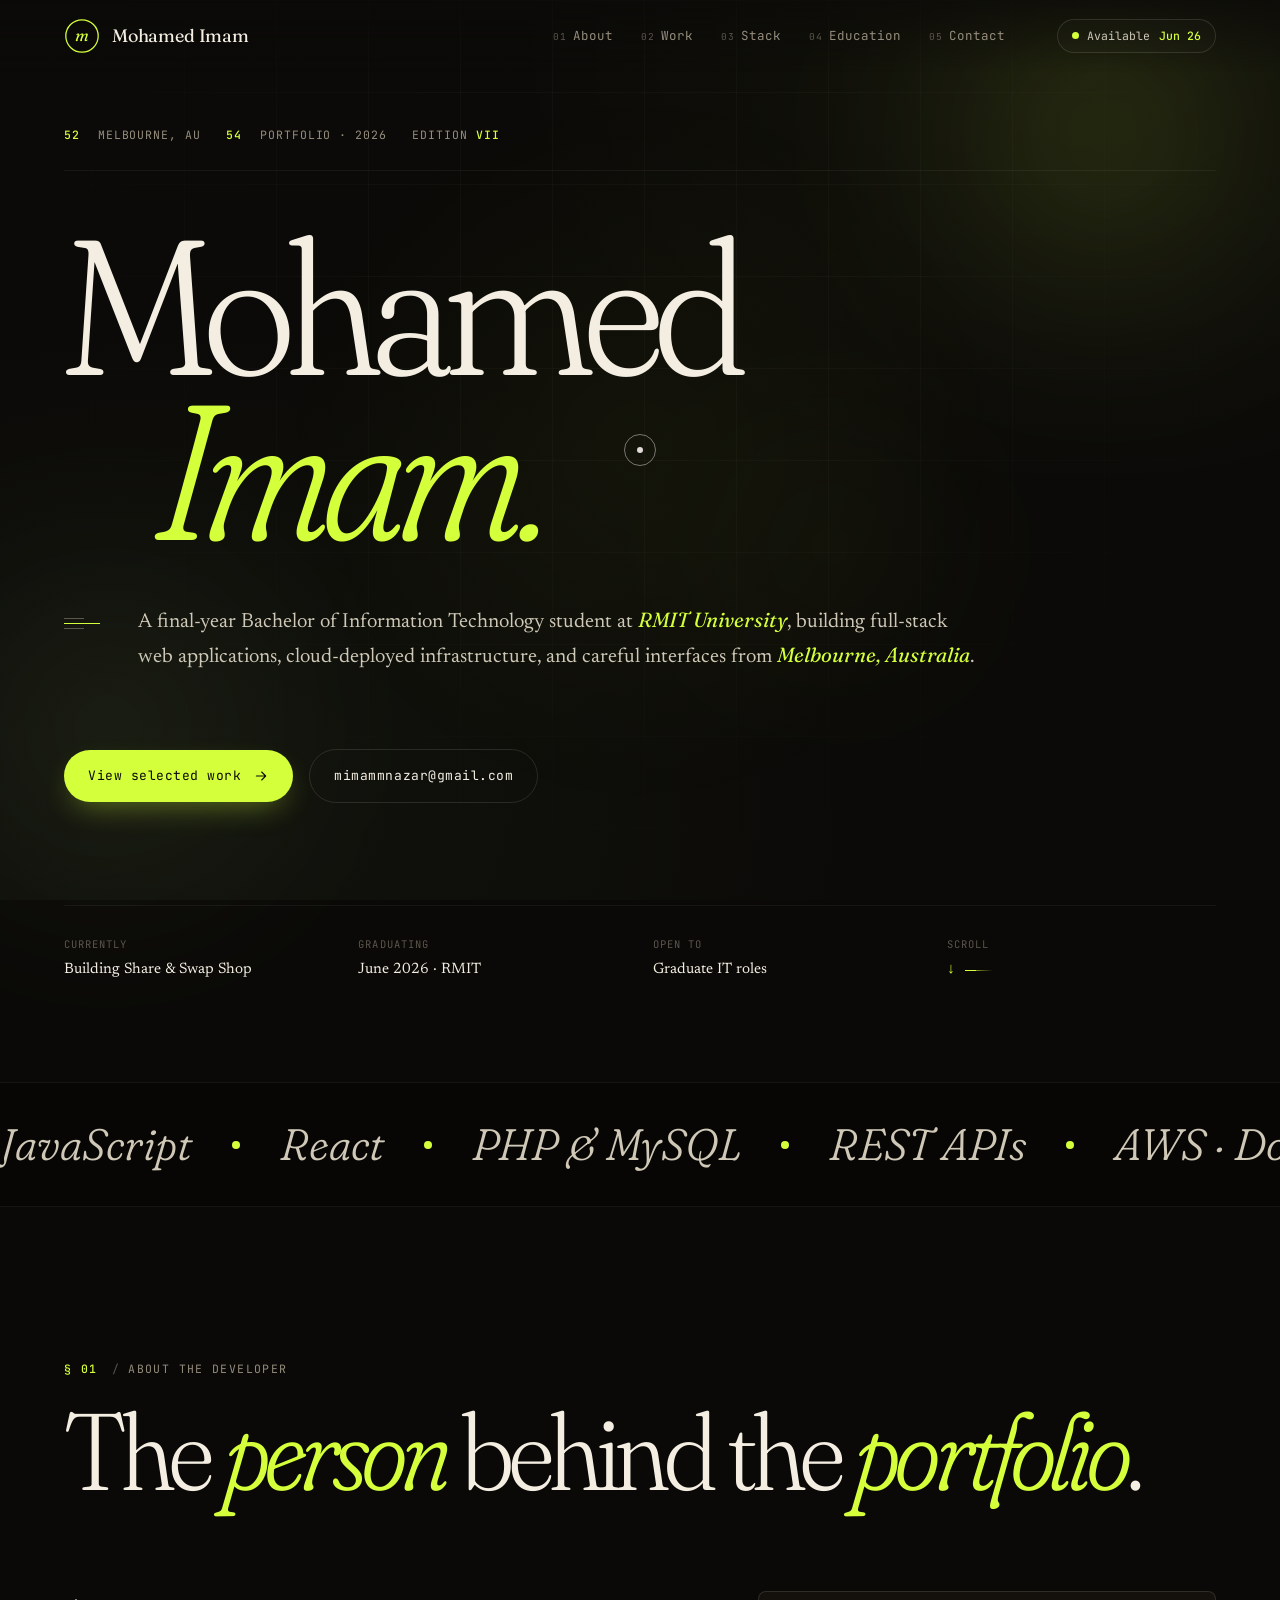
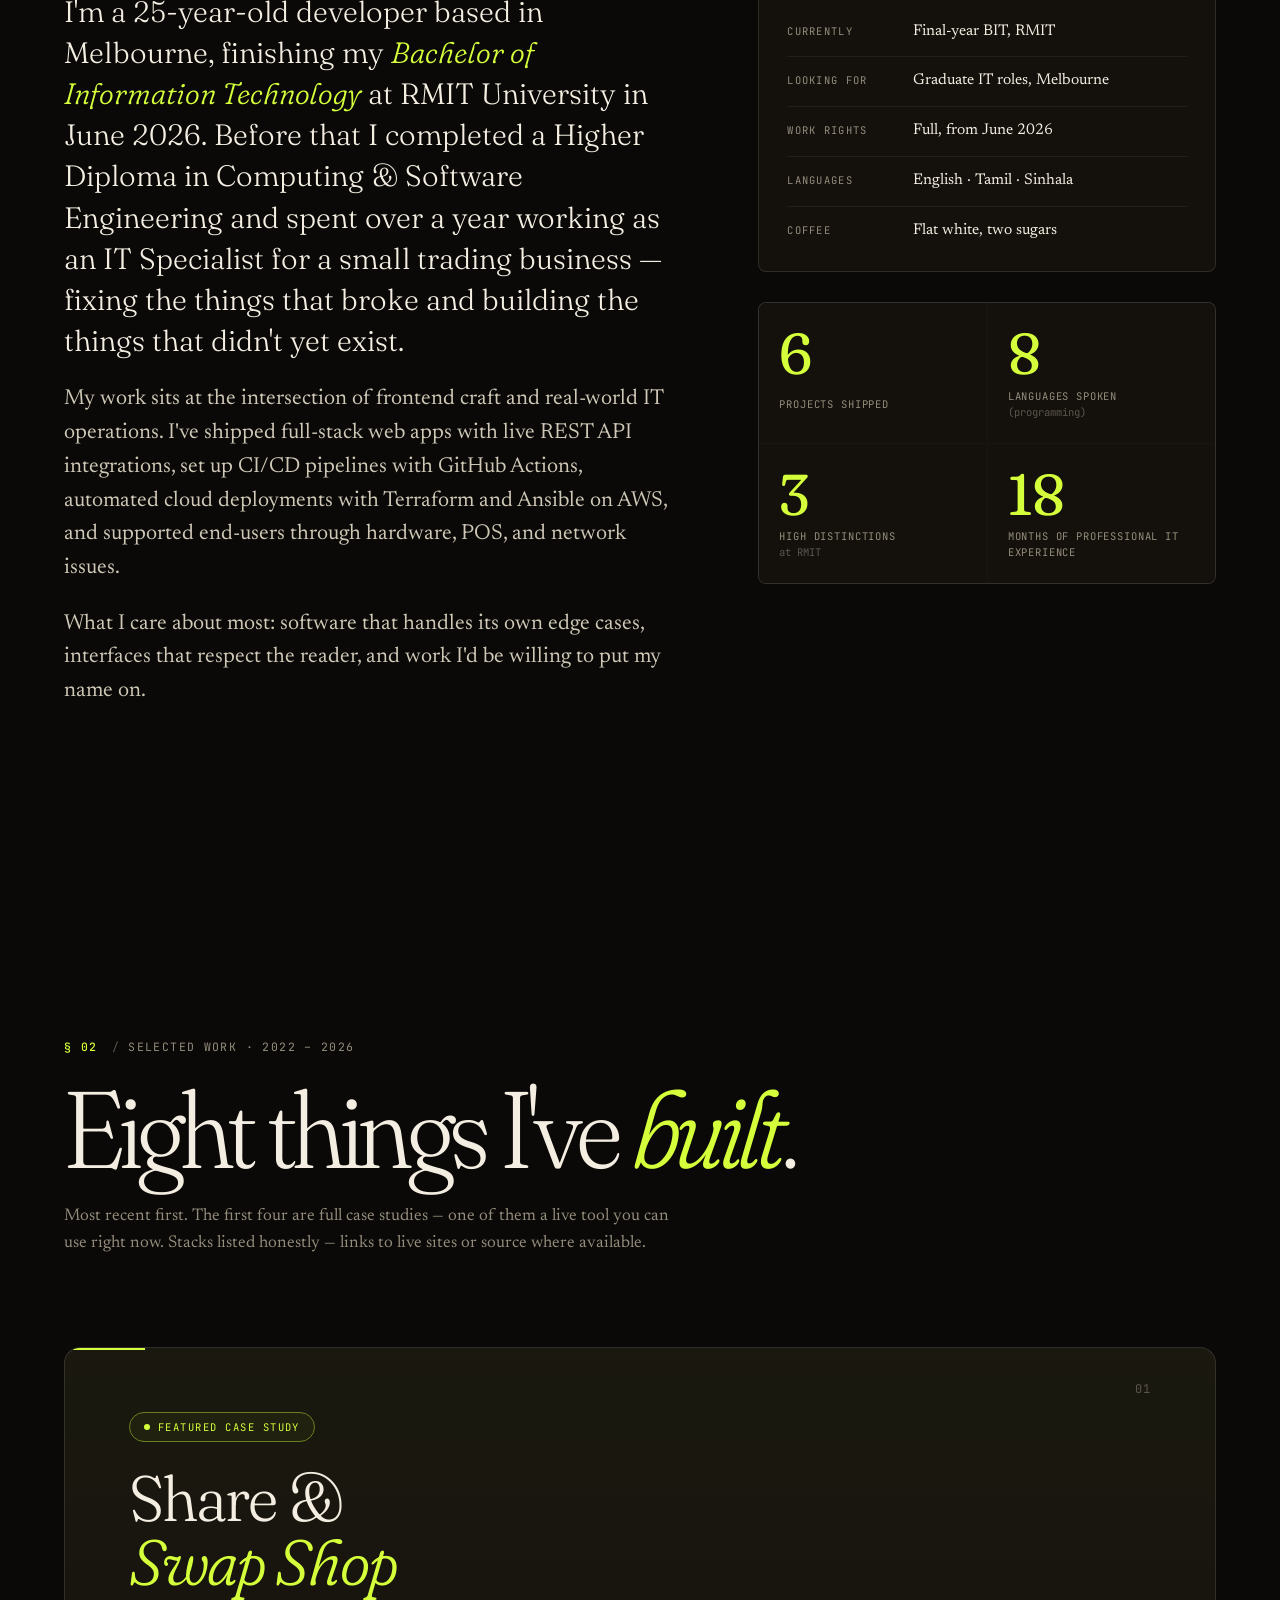
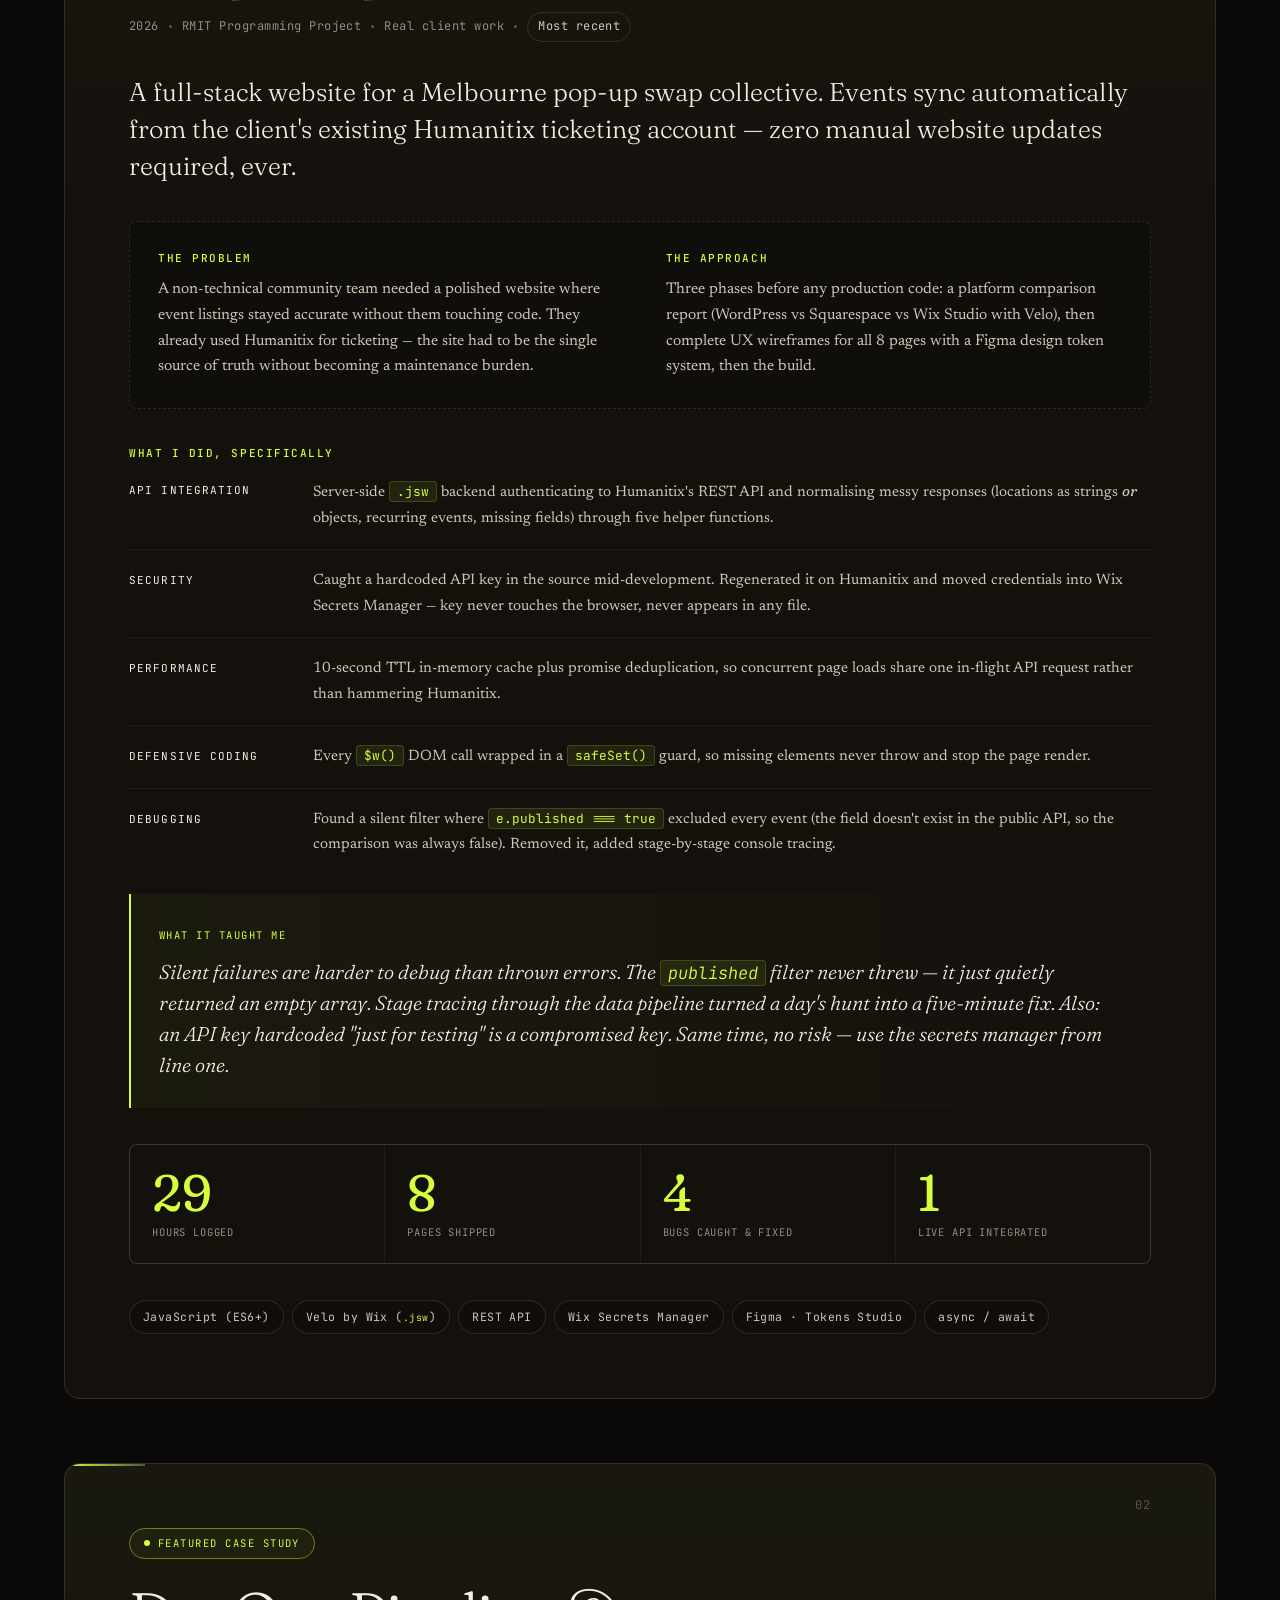
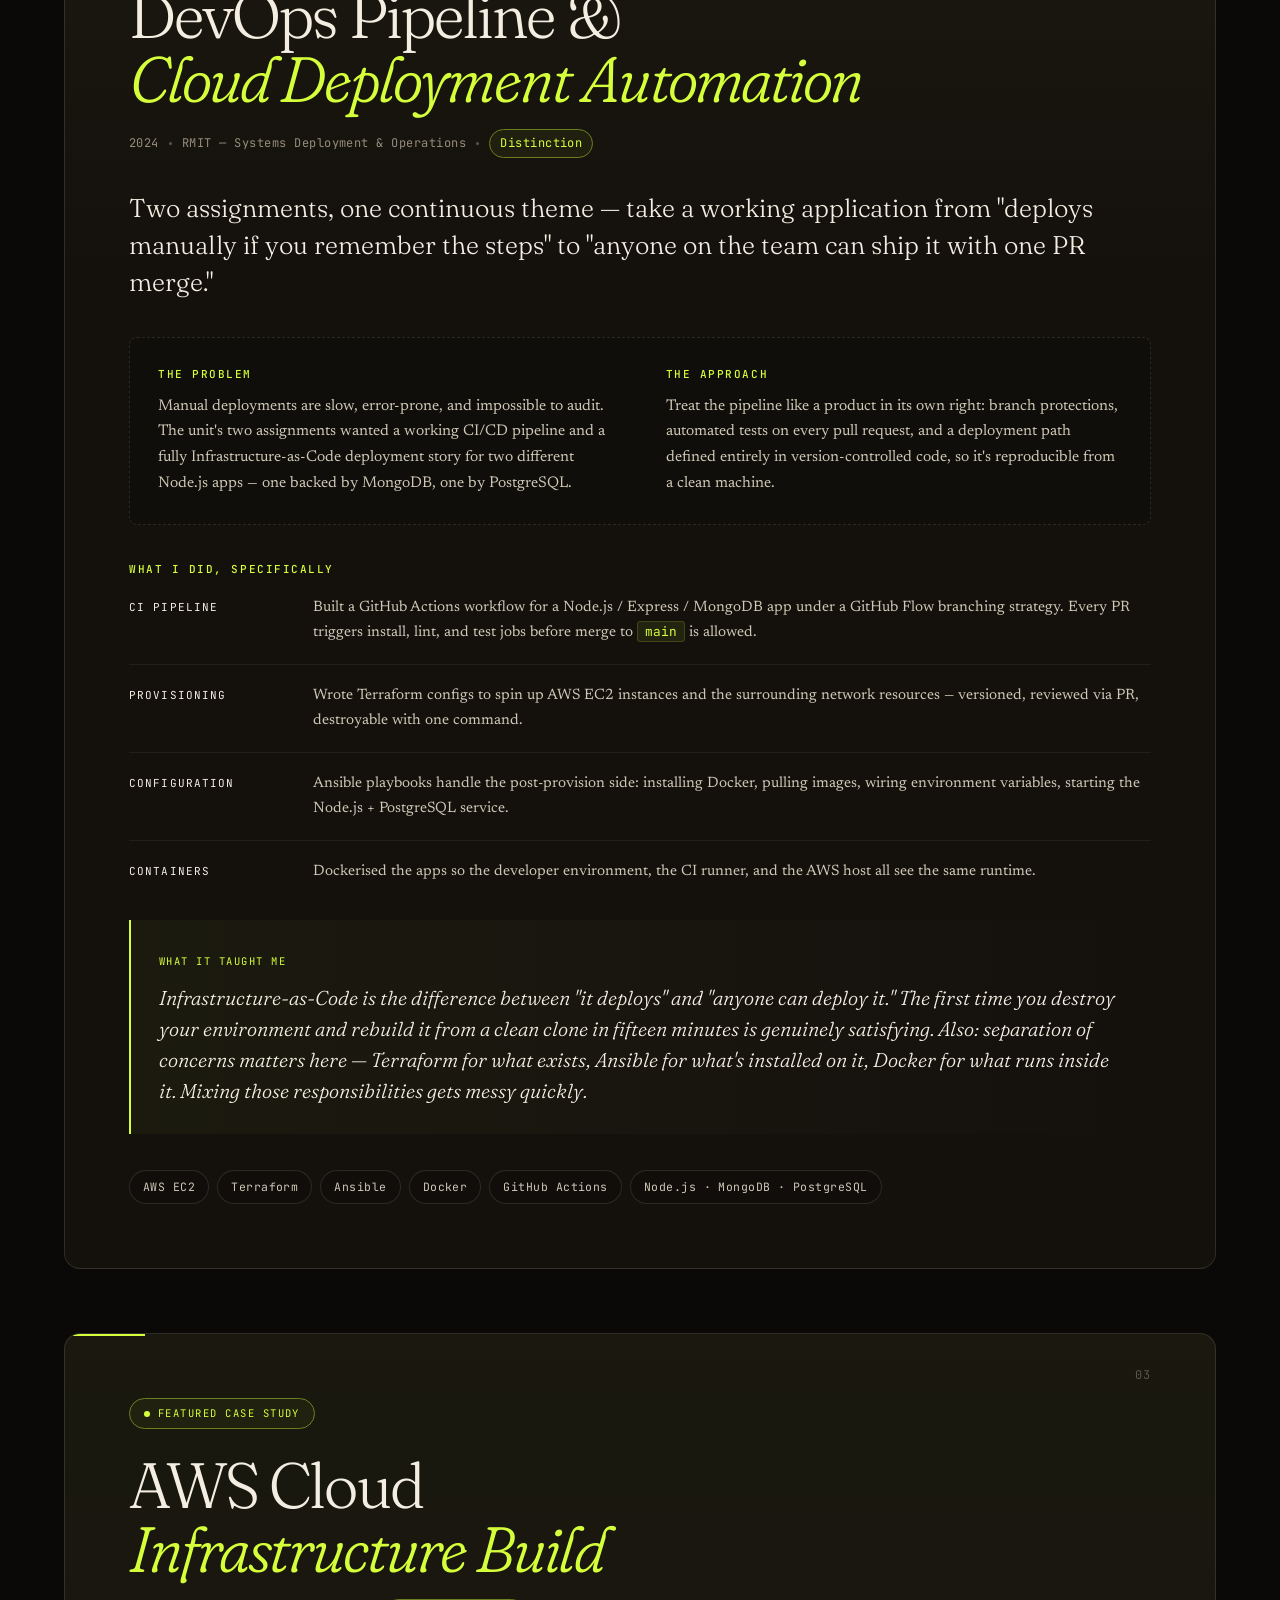
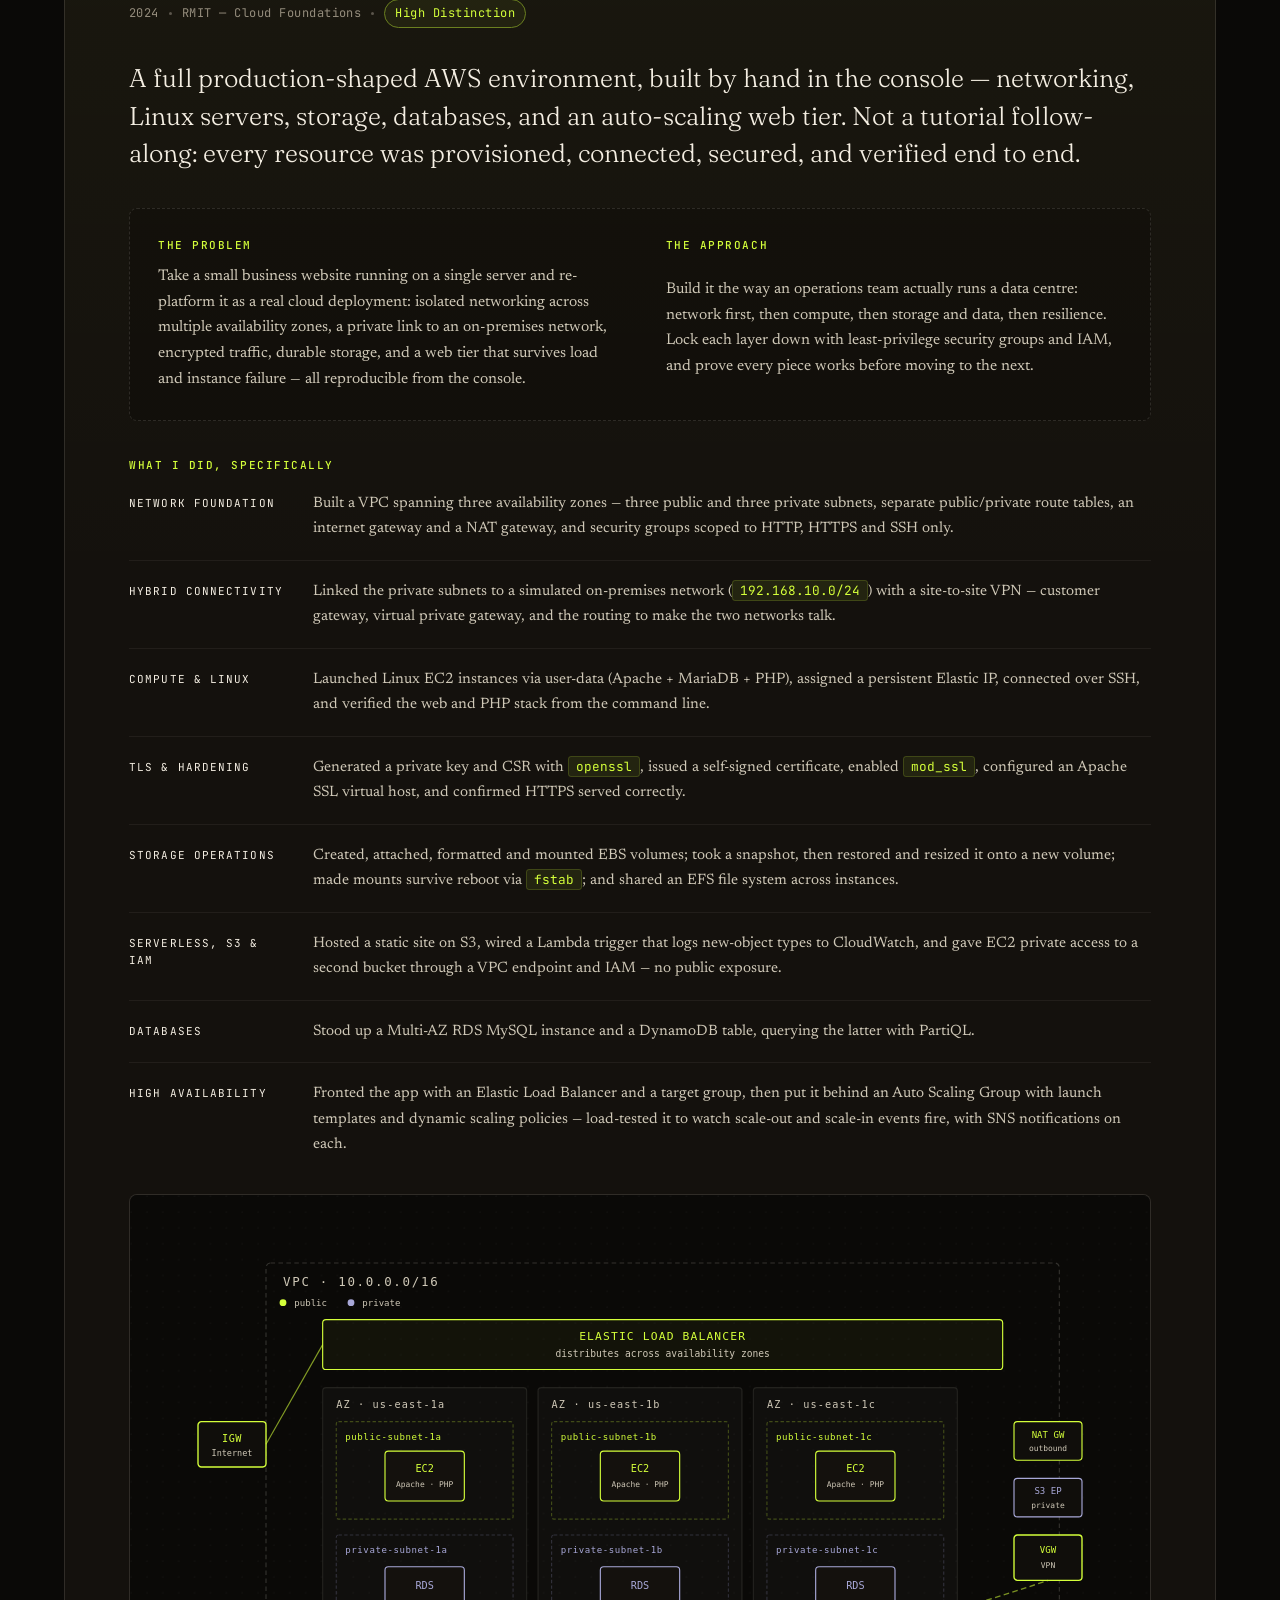
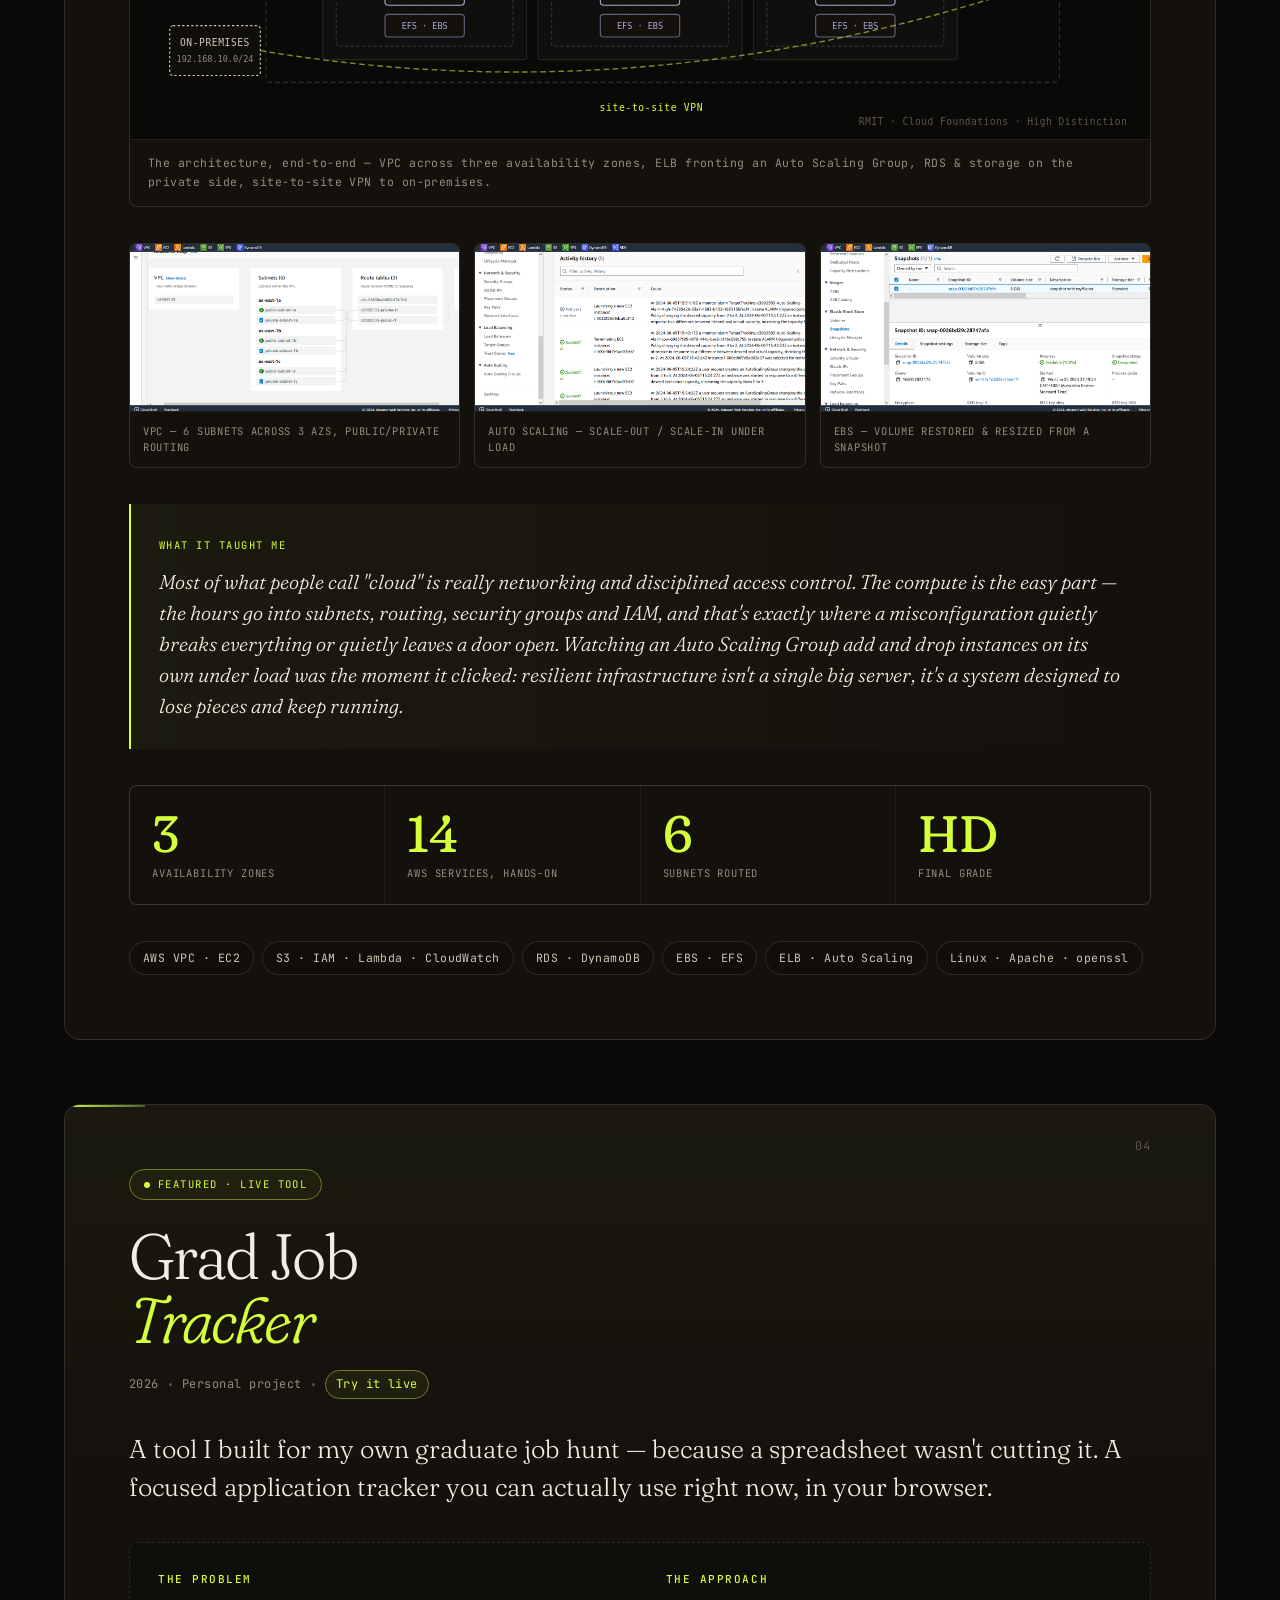
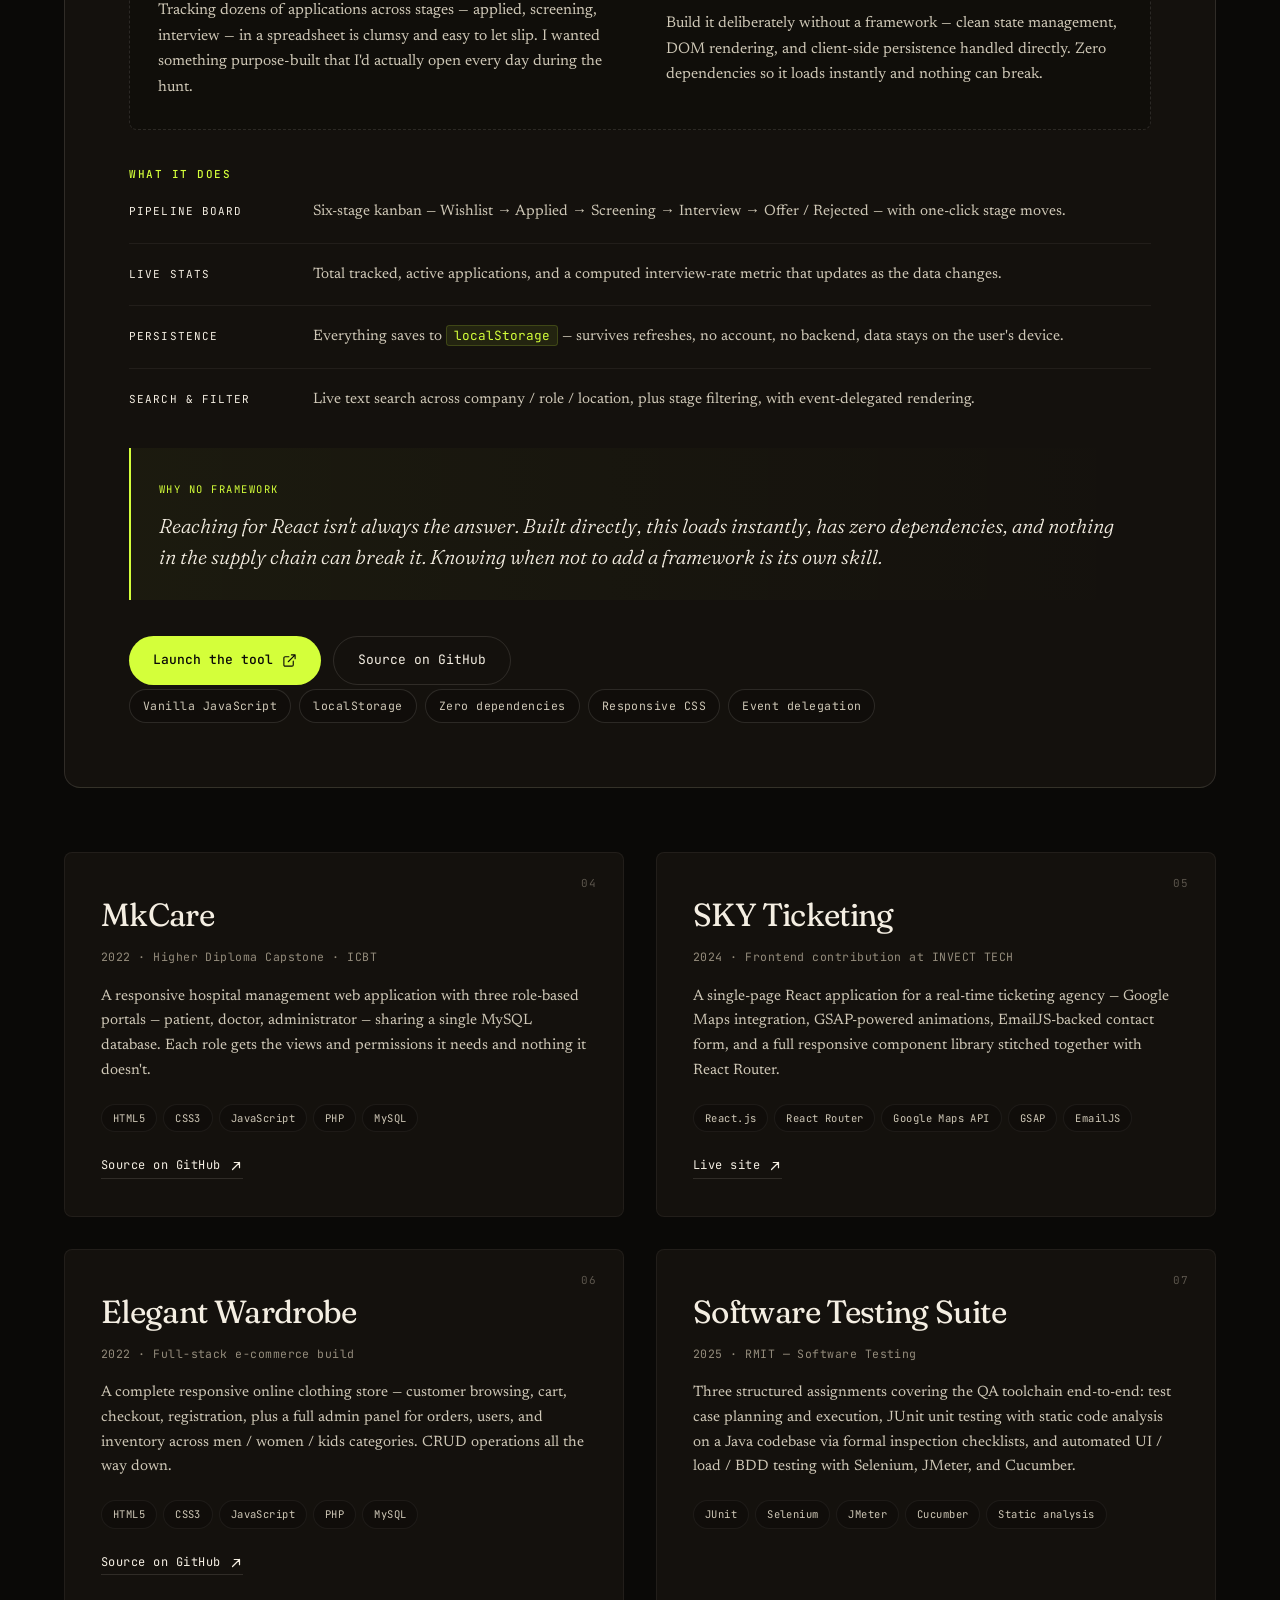
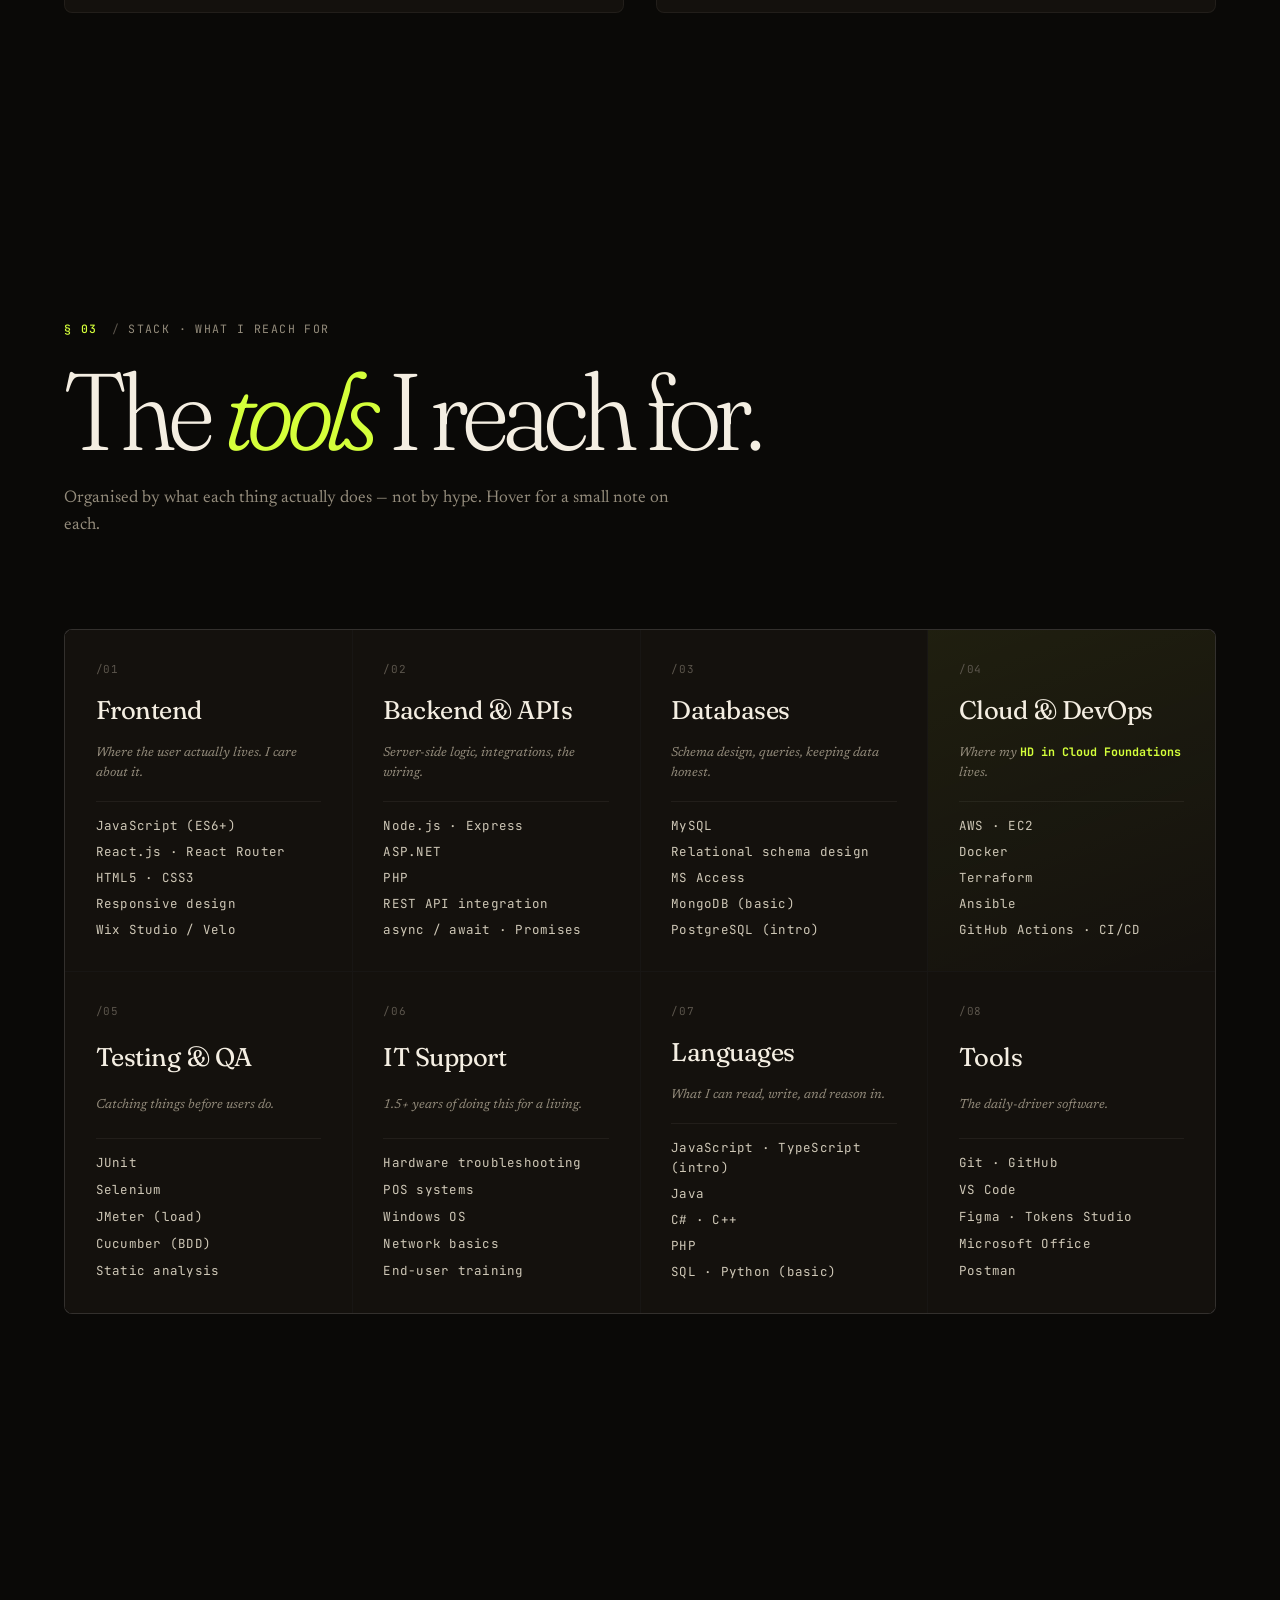
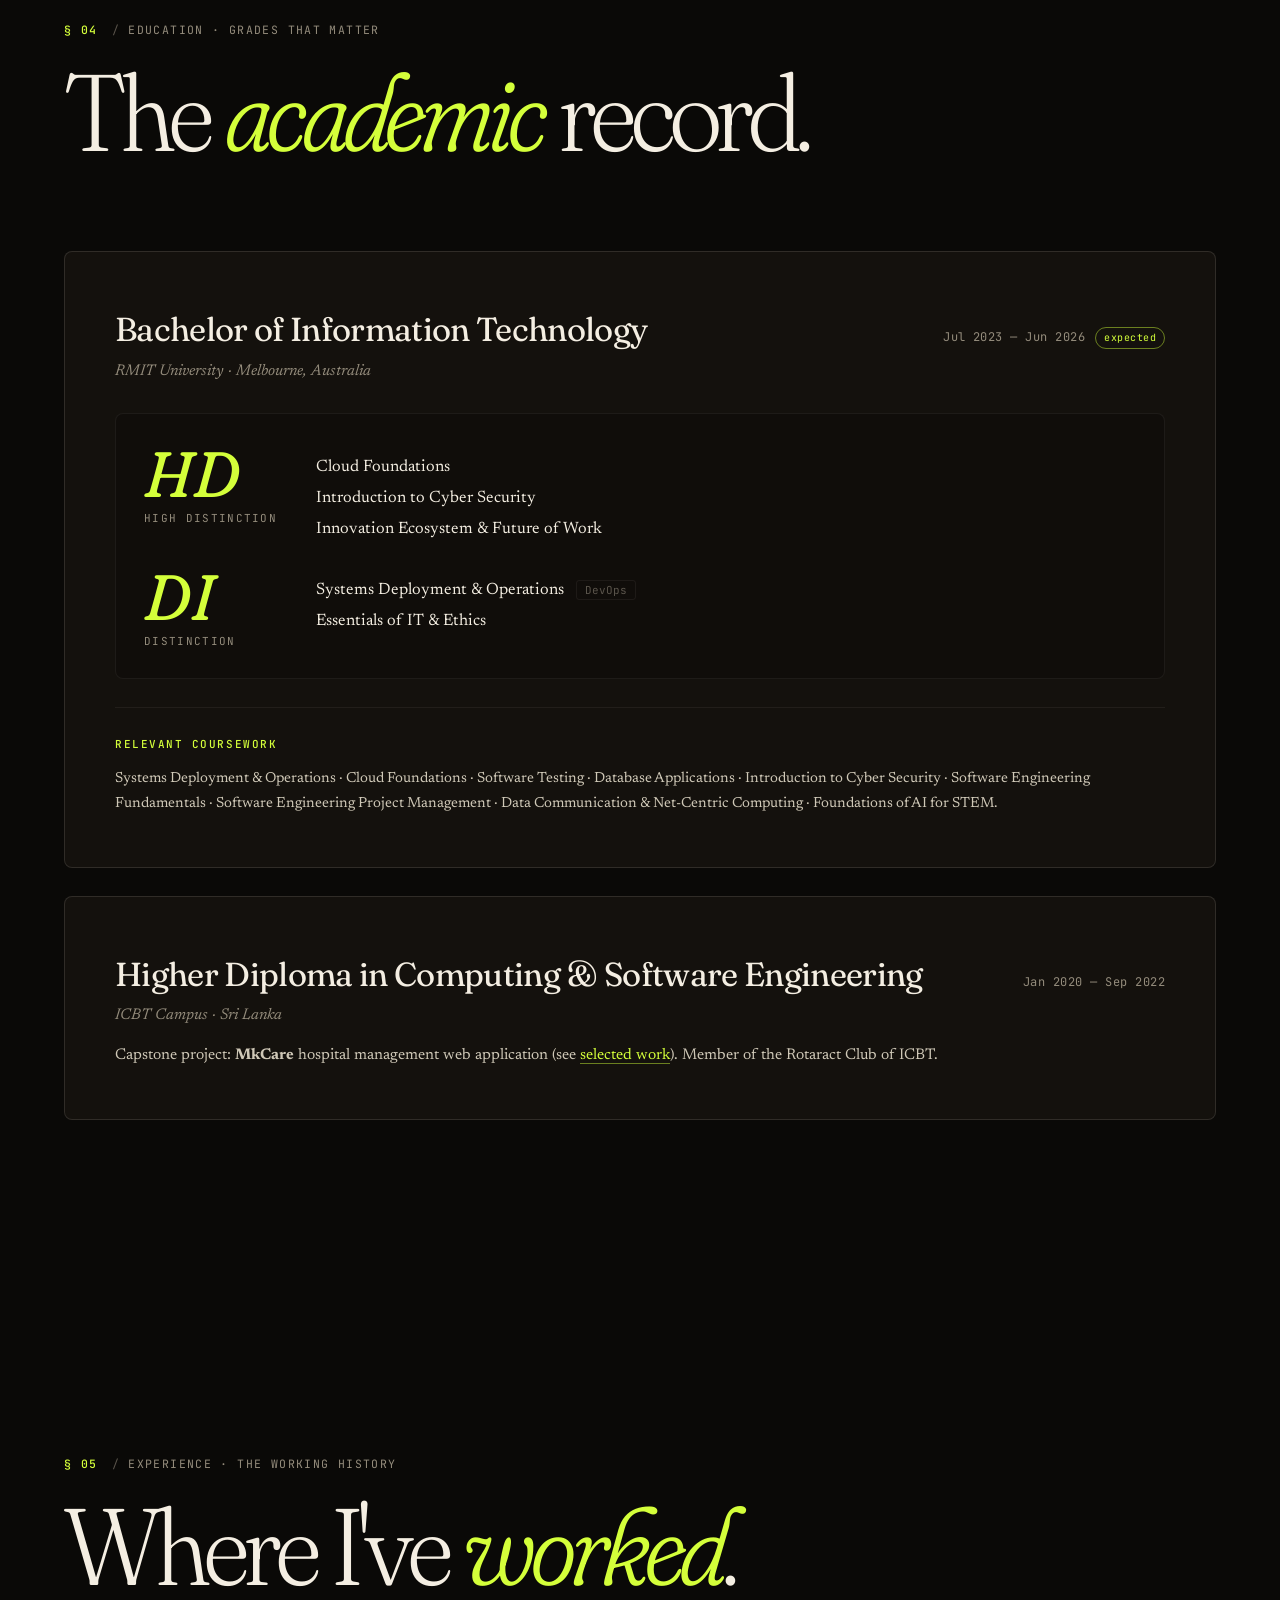
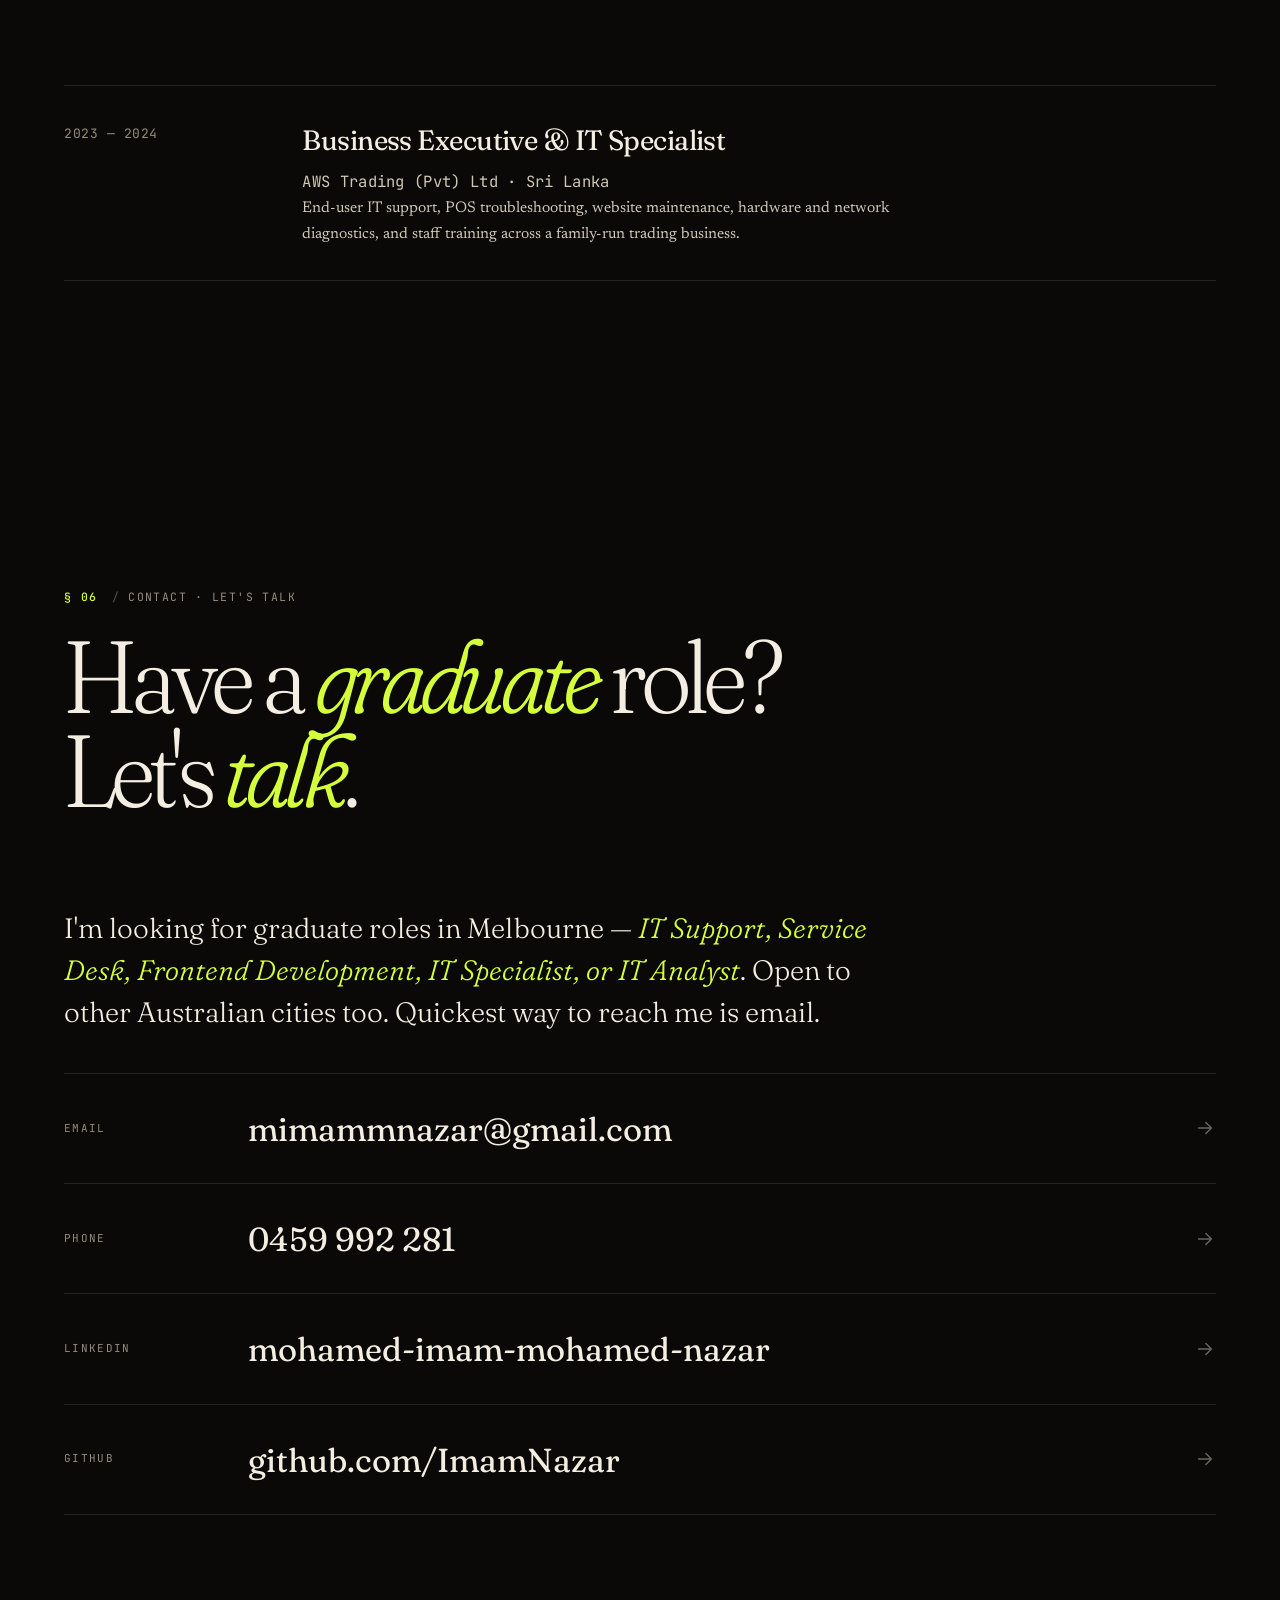
<file: index.html>
<!DOCTYPE html>
<html lang="en">
<head>
  <meta charset="UTF-8" />
  <meta name="viewport" content="width=device-width, initial-scale=1.0" />
  <meta name="description" content="Mohamed Imam — IT graduate from RMIT University (June 2026). Frontend, full-stack, and cloud projects from Melbourne, Australia." />
  <meta name="author" content="Mohamed Imam Mohamed Nazar" />
  <meta property="og:title" content="Mohamed Imam — IT Graduate · Melbourne" />
  <meta property="og:description" content="Frontend, full-stack & cloud projects from a final-year IT student at RMIT. Built with care in Melbourne." />
  <meta property="og:type" content="website" />
  <meta property="og:url" content="https://imamnazar.github.io/" />
  <meta name="theme-color" content="#0a0907" />
  <title>Mohamed Imam — IT Graduate · Frontend Developer · Melbourne</title>

  <link rel="icon" type="image/png" href="assets/images/tabicon.png" />

  <!-- Fonts: Fraunces (display, variable), Newsreader (body serif), JetBrains Mono (technical) -->
  <link rel="preconnect" href="https://fonts.googleapis.com" />
  <link rel="preconnect" href="https://fonts.gstatic.com" crossorigin />
  <link href="https://fonts.googleapis.com/css2?family=Fraunces:opsz,wght,SOFT@9..144,300..900,0..100&family=Newsreader:ital,opsz,wght@0,6..72,300..700;1,6..72,300..700&family=JetBrains+Mono:wght@400;500;600&display=swap" rel="stylesheet" />

  <link rel="stylesheet" href="assets/css/main.css" />
</head>
<body>

  <!-- Custom cursor -->
  <div class="cursor" aria-hidden="true">
    <div class="cursor__dot"></div>
    <div class="cursor__ring"></div>
  </div>

  <!-- Ambient mouse-tracking glow -->
  <div class="ambient" aria-hidden="true"></div>

  <!-- Page grain texture -->
  <div class="grain" aria-hidden="true"></div>

  <!-- Scroll progress -->
  <div class="progress" aria-hidden="true"><span></span></div>

  <!-- Loading screen -->
  <div class="loader" aria-hidden="true">
    <div class="loader__inner">
      <span class="loader__name">Mohamed Imam</span>
      <span class="loader__counter">000</span>
    </div>
  </div>

  <!-- ============================================================ -->
  <!-- NAVIGATION -->
  <!-- ============================================================ -->
  <header class="nav">
    <div class="nav__inner">
      <a href="#top" class="nav__brand" data-hover>
        <svg class="nav__brand-mark" viewBox="0 0 40 40" aria-hidden="true">
          <circle cx="20" cy="20" r="18" fill="none" stroke="currentColor" stroke-width="1.4"/>
          <text x="20" y="26" text-anchor="middle" font-family="Fraunces" font-style="italic" font-size="18" fill="currentColor">m</text>
        </svg>
        <span class="nav__brand-text">Mohamed Imam</span>
      </a>

      <nav class="nav__links" aria-label="Primary">
        <a href="#about"     data-nav data-hover><span class="nav__num">01</span><span>About</span></a>
        <a href="#work"      data-nav data-hover><span class="nav__num">02</span><span>Work</span></a>
        <a href="#stack"     data-nav data-hover><span class="nav__num">03</span><span>Stack</span></a>
        <a href="#education" data-nav data-hover><span class="nav__num">04</span><span>Education</span></a>
        <a href="#contact"   data-nav data-hover><span class="nav__num">05</span><span>Contact</span></a>
      </nav>

      <div class="nav__status" data-hover>
        <span class="nav__status-dot" aria-hidden="true"></span>
        <span class="nav__status-text">Available <em>Jun 26</em></span>
      </div>
    </div>
  </header>

  <main id="top">

  <!-- ============================================================ -->
  <!-- HERO -->
  <!-- ============================================================ -->
  <section class="hero">
    <div class="hero__bg" aria-hidden="true">
      <div class="hero__orb hero__orb--1"></div>
      <div class="hero__orb hero__orb--2"></div>
      <div class="hero__orb hero__orb--3"></div>
    </div>

    <div class="hero__grid">
      <!-- Top bar with meta -->
      <div class="hero__topbar">
        <span class="hero__meta-item"><em>52</em> Melbourne, AU</span>
        <span class="hero__meta-item"><em>54</em> Portfolio · 2026</span>
        <span class="hero__meta-item">Edition <em>VII</em></span>
      </div>

      <!-- The big name -->
      <h1 class="hero__title">
        <span class="hero__title-line">
          <span class="hero__char" data-char>M</span><span class="hero__char" data-char>o</span><span class="hero__char" data-char>h</span><span class="hero__char" data-char>a</span><span class="hero__char" data-char>m</span><span class="hero__char" data-char>e</span><span class="hero__char" data-char>d</span>
        </span>
        <span class="hero__title-line hero__title-line--italic">
          <span class="hero__char" data-char>I</span><span class="hero__char" data-char>m</span><span class="hero__char" data-char>a</span><span class="hero__char" data-char>m</span><span class="hero__char" data-char>.</span>
        </span>
      </h1>

      <!-- Subtitle / strapline -->
      <div class="hero__strap">
        <div class="hero__strap-divider" aria-hidden="true">
          <span></span><span></span><span></span>
        </div>
        <p class="hero__strap-text">
          <span class="word-reveal">A</span>
          <span class="word-reveal">final-year</span>
          <span class="word-reveal">Bachelor</span>
          <span class="word-reveal">of</span>
          <span class="word-reveal">Information</span>
          <span class="word-reveal">Technology</span>
          <span class="word-reveal">student</span>
          <span class="word-reveal">at</span>
          <span class="word-reveal accent">RMIT&nbsp;University</span>,
          <span class="word-reveal">building</span>
          <span class="word-reveal">full-stack</span>
          <span class="word-reveal">web&nbsp;applications</span>,
          <span class="word-reveal">cloud-deployed</span>
          <span class="word-reveal">infrastructure</span>,
          <span class="word-reveal">and</span>
          <span class="word-reveal">careful</span>
          <span class="word-reveal">interfaces</span>
          <span class="word-reveal">from</span>
          <span class="word-reveal accent">Melbourne,&nbsp;Australia</span>.
        </p>
      </div>

      <!-- Hero action row -->
      <div class="hero__actions">
        <a href="#work" class="cta cta--primary" data-hover data-magnetic>
          <span class="cta__bg" aria-hidden="true"></span>
          <span class="cta__label">View selected work</span>
          <svg class="cta__arrow" viewBox="0 0 24 24" aria-hidden="true">
            <path d="M5 12h14M13 6l6 6-6 6" fill="none" stroke="currentColor" stroke-width="1.6" stroke-linecap="round" stroke-linejoin="round"/>
          </svg>
        </a>
        <a href="mailto:mimammnazar@gmail.com" class="cta cta--ghost" data-hover data-magnetic>
          <span class="cta__label">mimammnazar@gmail.com</span>
        </a>
      </div>

      <!-- Footer index of hero -->
      <div class="hero__footer">
        <div class="hero__footer-col">
          <span class="hero__footer-label">Currently</span>
          <span class="hero__footer-value">Building Share &amp; Swap Shop</span>
        </div>
        <div class="hero__footer-col">
          <span class="hero__footer-label">Graduating</span>
          <span class="hero__footer-value">June 2026 · RMIT</span>
        </div>
        <div class="hero__footer-col">
          <span class="hero__footer-label">Open to</span>
          <span class="hero__footer-value">Graduate IT roles</span>
        </div>
        <div class="hero__footer-col">
          <span class="hero__footer-label">Scroll</span>
          <span class="hero__footer-value hero__footer-value--scroll">
            ↓<span></span>
          </span>
        </div>
      </div>
    </div>
  </section>

  <!-- ============================================================ -->
  <!-- MARQUEE STRIP -->
  <!-- ============================================================ -->
  <div class="strip" aria-hidden="true">
    <div class="strip__track">
      <span>JavaScript</span><i></i>
      <span>React</span><i></i>
      <span>PHP &amp; MySQL</span><i></i>
      <span>REST APIs</span><i></i>
      <span>AWS · Docker · Terraform</span><i></i>
      <span>CI/CD with GitHub Actions</span><i></i>
      <span>QA · JUnit · Selenium · JMeter</span><i></i>
      <span>IT Support &amp; POS Systems</span><i></i>
      <span>JavaScript</span><i></i>
      <span>React</span><i></i>
      <span>PHP &amp; MySQL</span><i></i>
      <span>REST APIs</span><i></i>
      <span>AWS · Docker · Terraform</span><i></i>
      <span>CI/CD with GitHub Actions</span><i></i>
      <span>QA · JUnit · Selenium · JMeter</span><i></i>
      <span>IT Support &amp; POS Systems</span><i></i>
    </div>
  </div>

  <!-- ============================================================ -->
  <!-- ABOUT -->
  <!-- ============================================================ -->
  <section id="about" class="section section--about">
    <div class="section__head">
      <div class="section__head-meta">
        <span class="section__num">§ 01</span>
        <span class="section__label">About the developer</span>
      </div>
      <h2 class="section__title">
        <span data-reveal>The</span>
        <span data-reveal><em>person</em></span>
        <span data-reveal>behind</span>
        <span data-reveal>the</span>
        <span data-reveal><em>portfolio</em>.</span>
      </h2>
    </div>

    <div class="about">
      <div class="about__lead" data-reveal>
        <p>
          I'm a 25-year-old developer based in Melbourne, finishing my
          <span class="emphasis">Bachelor of Information Technology</span> at RMIT University in June 2026.
          Before that I completed a Higher Diploma in Computing &amp; Software Engineering and spent over a
          year working as an IT Specialist for a small trading business — fixing the things that broke and
          building the things that didn't yet exist.
        </p>
        <p>
          My work sits at the intersection of frontend craft and real-world IT operations. I've shipped
          full-stack web apps with live REST API integrations, set up CI/CD pipelines with GitHub Actions,
          automated cloud deployments with Terraform and Ansible on AWS, and supported end-users through
          hardware, POS, and network issues.
        </p>
        <p>
          What I care about most: software that handles its own edge cases, interfaces that respect the
          reader, and work I'd be willing to put my name on.
        </p>
      </div>

      <aside class="about__panel" data-reveal>
        <div class="panel">
          <div class="panel__row">
            <span class="panel__key">Currently</span>
            <span class="panel__val">Final-year BIT, RMIT</span>
          </div>
          <div class="panel__row">
            <span class="panel__key">Looking for</span>
            <span class="panel__val">Graduate IT roles, Melbourne</span>
          </div>
          <div class="panel__row">
            <span class="panel__key">Work rights</span>
            <span class="panel__val">Full, from June 2026</span>
          </div>
          <div class="panel__row">
            <span class="panel__key">Languages</span>
            <span class="panel__val">English · Tamil · Sinhala</span>
          </div>
          <div class="panel__row">
            <span class="panel__key">Coffee</span>
            <span class="panel__val">Flat white, two sugars</span>
          </div>
        </div>

        <!-- Animated stats -->
        <div class="stats" data-reveal>
          <div class="stat">
            <span class="stat__num" data-count="6">0</span>
            <span class="stat__lbl">Projects shipped</span>
          </div>
          <div class="stat">
            <span class="stat__num" data-count="8" data-prefix="">0</span>
            <span class="stat__lbl">Languages spoken<br/><em>(programming)</em></span>
          </div>
          <div class="stat">
            <span class="stat__num" data-count="3" data-suffix="">0</span>
            <span class="stat__lbl">High Distinctions<br/><em>at RMIT</em></span>
          </div>
          <div class="stat">
            <span class="stat__num" data-count="18">0</span>
            <span class="stat__lbl">Months of professional IT experience</span>
          </div>
        </div>
      </aside>
    </div>
  </section>

  <!-- ============================================================ -->
  <!-- SELECTED WORK -->
  <!-- ============================================================ -->
  <section id="work" class="section section--work">
    <div class="section__head">
      <div class="section__head-meta">
        <span class="section__num">§ 02</span>
        <span class="section__label">Selected work · 2022 – 2026</span>
      </div>
      <h2 class="section__title">
        <span data-reveal>Eight</span>
        <span data-reveal>things</span>
        <span data-reveal>I've</span>
        <span data-reveal><em>built</em>.</span>
      </h2>
      <p class="section__lede" data-reveal>
        Most recent first. The first four are full case studies — one of them a live tool you can use
        right now. Stacks listed honestly — links to live sites or source where available.
      </p>
    </div>

    <!-- ─────────────  Featured case study #1: SaSS  ───────────── -->
    <article class="case" data-reveal>
      <header class="case__hdr">
        <div class="case__index">01</div>
        <span class="case__tag"><span></span>Featured case study</span>
        <h3 class="case__title">
          <span>Share &amp;</span>
          <span><em>Swap Shop</em></span>
        </h3>
        <div class="case__meta">
          <span>2026</span><i></i>
          <span>RMIT Programming Project</span><i></i>
          <span>Real client work</span><i></i>
          <span class="case__meta-pin">Most recent</span>
        </div>
      </header>

      <p class="case__summary">
        A full-stack website for a Melbourne pop-up swap collective. Events sync automatically from the
        client's existing Humanitix ticketing account — zero manual website updates required, ever.
      </p>

      <div class="case__cols">
        <div class="case__col">
          <h4 class="case__h">The problem</h4>
          <p>
            A non-technical community team needed a polished website where event listings stayed accurate
            without them touching code. They already used Humanitix for ticketing — the site had to be the
            single source of truth without becoming a maintenance burden.
          </p>
        </div>
        <div class="case__col">
          <h4 class="case__h">The approach</h4>
          <p>
            Three phases before any production code: a platform comparison report (WordPress vs Squarespace
            vs Wix Studio with Velo), then complete UX wireframes for all 8 pages with a Figma design token
            system, then the build.
          </p>
        </div>
      </div>

      <div class="case__doing">
        <h4 class="case__h">What I did, specifically</h4>
        <ol class="case__list">
          <li>
            <span class="case__lk">API integration</span>
            <span class="case__lv">Server-side <code>.jsw</code> backend authenticating to Humanitix's REST API and normalising messy responses (locations as strings <em>or</em> objects, recurring events, missing fields) through five helper functions.</span>
          </li>
          <li>
            <span class="case__lk">Security</span>
            <span class="case__lv">Caught a hardcoded API key in the source mid-development. Regenerated it on Humanitix and moved credentials into Wix Secrets Manager — key never touches the browser, never appears in any file.</span>
          </li>
          <li>
            <span class="case__lk">Performance</span>
            <span class="case__lv">10-second TTL in-memory cache plus promise deduplication, so concurrent page loads share one in-flight API request rather than hammering Humanitix.</span>
          </li>
          <li>
            <span class="case__lk">Defensive coding</span>
            <span class="case__lv">Every <code>$w()</code> DOM call wrapped in a <code>safeSet()</code> guard, so missing elements never throw and stop the page render.</span>
          </li>
          <li>
            <span class="case__lk">Debugging</span>
            <span class="case__lv">Found a silent filter where <code>e.published === true</code> excluded every event (the field doesn't exist in the public API, so the comparison was always false). Removed it, added stage-by-stage console tracing.</span>
          </li>
        </ol>
      </div>

      <div class="case__lesson" data-reveal>
        <span class="case__lesson-pin">What it taught me</span>
        <p>
          Silent failures are harder to debug than thrown errors. The <code>published</code> filter never
          threw — it just quietly returned an empty array. Stage tracing through the data pipeline turned
          a day's hunt into a five-minute fix. Also: an API key hardcoded "just for testing" is a
          compromised key. Same time, no risk — use the secrets manager from line one.
        </p>
      </div>

      <div class="case__numbers">
        <div class="num"><span class="num__v">29</span><span class="num__l">Hours logged</span></div>
        <div class="num"><span class="num__v">8</span><span class="num__l">Pages shipped</span></div>
        <div class="num"><span class="num__v">4</span><span class="num__l">Bugs caught &amp; fixed</span></div>
        <div class="num"><span class="num__v">1</span><span class="num__l">Live API integrated</span></div>
      </div>

      <ul class="case__stack" role="list">
        <li>JavaScript (ES6+)</li>
        <li>Velo by Wix (<code>.jsw</code>)</li>
        <li>REST API</li>
        <li>Wix Secrets Manager</li>
        <li>Figma · Tokens Studio</li>
        <li>async / await</li>
      </ul>
    </article>

    <!-- ─────────────  Featured case study #2: DevOps  ───────────── -->
    <article class="case case--alt" data-reveal>
      <header class="case__hdr">
        <div class="case__index">02</div>
        <span class="case__tag"><span></span>Featured case study</span>
        <h3 class="case__title">
          <span>DevOps Pipeline &amp;</span>
          <span><em>Cloud Deployment Automation</em></span>
        </h3>
        <div class="case__meta">
          <span>2024</span><i></i>
          <span>RMIT — Systems Deployment &amp; Operations</span><i></i>
          <span class="case__meta-pin case__meta-pin--gold">Distinction</span>
        </div>
      </header>

      <p class="case__summary">
        Two assignments, one continuous theme — take a working application from "deploys manually if you
        remember the steps" to "anyone on the team can ship it with one PR merge."
      </p>

      <div class="case__cols">
        <div class="case__col">
          <h4 class="case__h">The problem</h4>
          <p>
            Manual deployments are slow, error-prone, and impossible to audit. The unit's two assignments
            wanted a working CI/CD pipeline and a fully Infrastructure-as-Code deployment story for two
            different Node.js apps — one backed by MongoDB, one by PostgreSQL.
          </p>
        </div>
        <div class="case__col">
          <h4 class="case__h">The approach</h4>
          <p>
            Treat the pipeline like a product in its own right: branch protections, automated tests on
            every pull request, and a deployment path defined entirely in version-controlled code, so
            it's reproducible from a clean machine.
          </p>
        </div>
      </div>

      <div class="case__doing">
        <h4 class="case__h">What I did, specifically</h4>
        <ol class="case__list">
          <li>
            <span class="case__lk">CI pipeline</span>
            <span class="case__lv">Built a GitHub Actions workflow for a Node.js / Express / MongoDB app under a GitHub Flow branching strategy. Every PR triggers install, lint, and test jobs before merge to <code>main</code> is allowed.</span>
          </li>
          <li>
            <span class="case__lk">Provisioning</span>
            <span class="case__lv">Wrote Terraform configs to spin up AWS EC2 instances and the surrounding network resources — versioned, reviewed via PR, destroyable with one command.</span>
          </li>
          <li>
            <span class="case__lk">Configuration</span>
            <span class="case__lv">Ansible playbooks handle the post-provision side: installing Docker, pulling images, wiring environment variables, starting the Node.js + PostgreSQL service.</span>
          </li>
          <li>
            <span class="case__lk">Containers</span>
            <span class="case__lv">Dockerised the apps so the developer environment, the CI runner, and the AWS host all see the same runtime.</span>
          </li>
        </ol>
      </div>

      <div class="case__lesson" data-reveal>
        <span class="case__lesson-pin">What it taught me</span>
        <p>
          Infrastructure-as-Code is the difference between "it deploys" and "anyone can deploy it." The
          first time you destroy your environment and rebuild it from a clean clone in fifteen minutes is
          genuinely satisfying. Also: separation of concerns matters here — Terraform for what exists,
          Ansible for what's installed on it, Docker for what runs inside it. Mixing those responsibilities
          gets messy quickly.
        </p>
      </div>

      <ul class="case__stack" role="list">
        <li>AWS EC2</li>
        <li>Terraform</li>
        <li>Ansible</li>
        <li>Docker</li>
        <li>GitHub Actions</li>
        <li>Node.js · MongoDB · PostgreSQL</li>
      </ul>
    </article>

    <!-- ─────────────  Featured case study #3: AWS Cloud Infrastructure  ───────────── -->
    <article class="case" data-reveal>
      <header class="case__hdr">
        <div class="case__index">03</div>
        <span class="case__tag"><span></span>Featured case study</span>
        <h3 class="case__title">
          <span>AWS Cloud</span>
          <span><em>Infrastructure Build</em></span>
        </h3>
        <div class="case__meta">
          <span>2024</span><i></i>
          <span>RMIT — Cloud Foundations</span><i></i>
          <span class="case__meta-pin case__meta-pin--gold">High Distinction</span>
        </div>
      </header>

      <p class="case__summary">
        A full production-shaped AWS environment, built by hand in the console — networking, Linux
        servers, storage, databases, and an auto-scaling web tier. Not a tutorial follow-along: every
        resource was provisioned, connected, secured, and verified end to end.
      </p>

      <div class="case__cols">
        <div class="case__col">
          <h4 class="case__h">The problem</h4>
          <p>
            Take a small business website running on a single server and re-platform it as a real cloud
            deployment: isolated networking across multiple availability zones, a private link to an
            on-premises network, encrypted traffic, durable storage, and a web tier that survives load
            and instance failure — all reproducible from the console.
          </p>
        </div>
        <div class="case__col">
          <h4 class="case__h">The approach</h4>
          <p>
            Build it the way an operations team actually runs a data centre: network first, then compute,
            then storage and data, then resilience. Lock each layer down with least-privilege security
            groups and IAM, and prove every piece works before moving to the next.
          </p>
        </div>
      </div>

      <div class="case__doing">
        <h4 class="case__h">What I did, specifically</h4>
        <ol class="case__list">
          <li>
            <span class="case__lk">Network foundation</span>
            <span class="case__lv">Built a VPC spanning three availability zones — three public and three private subnets, separate public/private route tables, an internet gateway and a NAT gateway, and security groups scoped to HTTP, HTTPS and SSH only.</span>
          </li>
          <li>
            <span class="case__lk">Hybrid connectivity</span>
            <span class="case__lv">Linked the private subnets to a simulated on-premises network (<code>192.168.10.0/24</code>) with a site-to-site VPN — customer gateway, virtual private gateway, and the routing to make the two networks talk.</span>
          </li>
          <li>
            <span class="case__lk">Compute &amp; Linux</span>
            <span class="case__lv">Launched Linux EC2 instances via user-data (Apache + MariaDB + PHP), assigned a persistent Elastic IP, connected over SSH, and verified the web and PHP stack from the command line.</span>
          </li>
          <li>
            <span class="case__lk">TLS &amp; hardening</span>
            <span class="case__lv">Generated a private key and CSR with <code>openssl</code>, issued a self-signed certificate, enabled <code>mod_ssl</code>, configured an Apache SSL virtual host, and confirmed HTTPS served correctly.</span>
          </li>
          <li>
            <span class="case__lk">Storage operations</span>
            <span class="case__lv">Created, attached, formatted and mounted EBS volumes; took a snapshot, then restored and resized it onto a new volume; made mounts survive reboot via <code>fstab</code>; and shared an EFS file system across instances.</span>
          </li>
          <li>
            <span class="case__lk">Serverless, S3 &amp; IAM</span>
            <span class="case__lv">Hosted a static site on S3, wired a Lambda trigger that logs new-object types to CloudWatch, and gave EC2 private access to a second bucket through a VPC endpoint and IAM — no public exposure.</span>
          </li>
          <li>
            <span class="case__lk">Databases</span>
            <span class="case__lv">Stood up a Multi-AZ RDS MySQL instance and a DynamoDB table, querying the latter with PartiQL.</span>
          </li>
          <li>
            <span class="case__lk">High availability</span>
            <span class="case__lv">Fronted the app with an Elastic Load Balancer and a target group, then put it behind an Auto Scaling Group with launch templates and dynamic scaling policies — load-tested it to watch scale-out and scale-in events fire, with SNS notifications on each.</span>
          </li>
        </ol>
      </div>

      <figure class="case__arch">
        <img src="assets/images/aws/vpc-architecture.svg" alt="VPC architecture diagram showing a VPC across three availability zones with public and private subnets, an Elastic Load Balancer fronting EC2 instances, RDS in private subnets, an Internet Gateway, NAT Gateway, S3 VPC endpoint, and a site-to-site VPN connection to an on-premises network" loading="lazy">
        <figcaption>The architecture, end-to-end — VPC across three availability zones, ELB fronting an Auto Scaling Group, RDS &amp; storage on the private side, site-to-site VPN to on-premises.</figcaption>
      </figure>

      <div class="case__shots">
        <figure class="shot">
          <img src="assets/images/aws/vpc-resource-map.png" alt="AWS VPC resource map: six subnets across three availability zones with public and private route tables" loading="lazy">
          <figcaption>VPC — 6 subnets across 3 AZs, public/private routing</figcaption>
        </figure>
        <figure class="shot">
          <img src="assets/images/aws/autoscaling-scale-out.png" alt="Auto Scaling Group activity history showing scale-out and scale-in events under load" loading="lazy">
          <figcaption>Auto Scaling — scale-out / scale-in under load</figcaption>
        </figure>
        <figure class="shot">
          <img src="assets/images/aws/ebs-snapshot-restore.png" alt="Restoring and resizing an EBS volume from a snapshot in the AWS console" loading="lazy">
          <figcaption>EBS — volume restored &amp; resized from a snapshot</figcaption>
        </figure>
      </div>

      <div class="case__lesson" data-reveal>
        <span class="case__lesson-pin">What it taught me</span>
        <p>
          Most of what people call "cloud" is really networking and disciplined access control. The
          compute is the easy part — the hours go into subnets, routing, security groups and IAM, and
          that's exactly where a misconfiguration quietly breaks everything or quietly leaves a door open.
          Watching an Auto Scaling Group add and drop instances on its own under load was the moment it
          clicked: resilient infrastructure isn't a single big server, it's a system designed to lose
          pieces and keep running.
        </p>
      </div>

      <div class="case__numbers">
        <div class="num"><span class="num__v">3</span><span class="num__l">Availability zones</span></div>
        <div class="num"><span class="num__v">14</span><span class="num__l">AWS services, hands-on</span></div>
        <div class="num"><span class="num__v">6</span><span class="num__l">Subnets routed</span></div>
        <div class="num"><span class="num__v">HD</span><span class="num__l">Final grade</span></div>
      </div>

      <ul class="case__stack" role="list">
        <li>AWS VPC · EC2</li>
        <li>S3 · IAM · Lambda · CloudWatch</li>
        <li>RDS · DynamoDB</li>
        <li>EBS · EFS</li>
        <li>ELB · Auto Scaling</li>
        <li>Linux · Apache · openssl</li>
      </ul>
    </article>

    <!-- ─────────────  Featured: Grad Job Tracker (LIVE)  ───────────── -->
    <article class="case case--alt" data-reveal>
      <header class="case__hdr">
        <div class="case__index">04</div>
        <span class="case__tag"><span></span>Featured · live tool</span>
        <h3 class="case__title">
          <span>Grad Job</span>
          <span><em>Tracker</em></span>
        </h3>
        <div class="case__meta">
          <span>2026</span><i></i>
          <span>Personal project</span><i></i>
          <span class="case__meta-pin case__meta-pin--gold">Try it live</span>
        </div>
      </header>

      <p class="case__summary">
        A tool I built for my own graduate job hunt — because a spreadsheet wasn't cutting it. A
        focused application tracker you can actually use right now, in your browser.
      </p>

      <div class="case__cols">
        <div class="case__col">
          <h4 class="case__h">The problem</h4>
          <p>
            Tracking dozens of applications across stages — applied, screening, interview — in a
            spreadsheet is clumsy and easy to let slip. I wanted something purpose-built that I'd
            actually open every day during the hunt.
          </p>
        </div>
        <div class="case__col">
          <h4 class="case__h">The approach</h4>
          <p>
            Build it deliberately without a framework — clean state management, DOM rendering, and
            client-side persistence handled directly. Zero dependencies so it loads instantly and
            nothing can break.
          </p>
        </div>
      </div>

      <div class="case__doing">
        <h4 class="case__h">What it does</h4>
        <ol class="case__list">
          <li>
            <span class="case__lk">Pipeline board</span>
            <span class="case__lv">Six-stage kanban — Wishlist → Applied → Screening → Interview → Offer / Rejected — with one-click stage moves.</span>
          </li>
          <li>
            <span class="case__lk">Live stats</span>
            <span class="case__lv">Total tracked, active applications, and a computed interview-rate metric that updates as the data changes.</span>
          </li>
          <li>
            <span class="case__lk">Persistence</span>
            <span class="case__lv">Everything saves to <code>localStorage</code> — survives refreshes, no account, no backend, data stays on the user's device.</span>
          </li>
          <li>
            <span class="case__lk">Search &amp; filter</span>
            <span class="case__lv">Live text search across company / role / location, plus stage filtering, with event-delegated rendering.</span>
          </li>
        </ol>
      </div>

      <div class="case__lesson" data-reveal>
        <span class="case__lesson-pin">Why no framework</span>
        <p>
          Reaching for React isn't always the answer. Built directly, this loads instantly, has zero
          dependencies, and nothing in the supply chain can break it. Knowing when not to add a
          framework is its own skill.
        </p>
      </div>

      <div class="case__links" style="margin:28px 0 4px;display:flex;gap:12px;flex-wrap:wrap">
        <a href="https://imamnazar.github.io/grad-job-tracker/" target="_blank" rel="noopener"
           style="display:inline-flex;align-items:center;gap:9px;background:var(--acc);color:var(--bg);font-family:var(--mono);font-size:13px;font-weight:500;padding:13px 24px;border-radius:999px">
          Launch the tool
          <svg viewBox="0 0 24 24" width="15" height="15" fill="none" stroke="currentColor" stroke-width="1.8" stroke-linecap="round" stroke-linejoin="round"><path d="M18 13v6a2 2 0 01-2 2H5a2 2 0 01-2-2V8a2 2 0 012-2h6M15 3h6v6M10 14L21 3"/></svg>
        </a>
        <a href="https://github.com/ImamNazar/grad-job-tracker" target="_blank" rel="noopener"
           style="display:inline-flex;align-items:center;gap:9px;color:var(--ink);font-family:var(--mono);font-size:13px;padding:13px 24px;border:1px solid var(--line-mid);border-radius:999px">
          Source on GitHub
        </a>
      </div>

      <ul class="case__stack" role="list">
        <li>Vanilla JavaScript</li>
        <li>localStorage</li>
        <li>Zero dependencies</li>
        <li>Responsive CSS</li>
        <li>Event delegation</li>
      </ul>
    </article>

    <!-- ─────────────  Compact project cards  ───────────── -->
    <ul class="cards" role="list">
      <li class="card" data-reveal data-hover>
        <span class="card__num">04</span>
        <h3 class="card__title">MkCare</h3>
        <span class="card__meta">2022 · Higher Diploma Capstone · ICBT</span>
        <p class="card__body">
          A responsive hospital management web application with three role-based portals — patient, doctor,
          administrator — sharing a single MySQL database. Each role gets the views and permissions it
          needs and nothing it doesn't.
        </p>
        <ul class="card__stack" role="list">
          <li>HTML5</li><li>CSS3</li><li>JavaScript</li><li>PHP</li><li>MySQL</li>
        </ul>
        <a class="card__link" href="https://github.com/ImamNazar/MKCare_webApp" target="_blank" rel="noopener" data-hover>
          <span>Source on GitHub</span>
          <svg viewBox="0 0 16 16" width="14" height="14" aria-hidden="true"><path d="M4 12L12 4M12 4H6M12 4V10" stroke="currentColor" stroke-width="1.4" stroke-linecap="round" stroke-linejoin="round" fill="none"/></svg>
        </a>
      </li>

      <li class="card" data-reveal data-hover>
        <span class="card__num">05</span>
        <h3 class="card__title">SKY Ticketing</h3>
        <span class="card__meta">2024 · Frontend contribution at INVECT TECH</span>
        <p class="card__body">
          A single-page React application for a real-time ticketing agency — Google Maps integration,
          GSAP-powered animations, EmailJS-backed contact form, and a full responsive component library
          stitched together with React Router.
        </p>
        <ul class="card__stack" role="list">
          <li>React.js</li><li>React Router</li><li>Google Maps API</li><li>GSAP</li><li>EmailJS</li>
        </ul>
        <a class="card__link" href="https://sky-ticketing.com/" target="_blank" rel="noopener" data-hover>
          <span>Live site</span>
          <svg viewBox="0 0 16 16" width="14" height="14" aria-hidden="true"><path d="M4 12L12 4M12 4H6M12 4V10" stroke="currentColor" stroke-width="1.4" stroke-linecap="round" stroke-linejoin="round" fill="none"/></svg>
        </a>
      </li>

      <li class="card" data-reveal data-hover>
        <span class="card__num">06</span>
        <h3 class="card__title">Elegant Wardrobe</h3>
        <span class="card__meta">2022 · Full-stack e-commerce build</span>
        <p class="card__body">
          A complete responsive online clothing store — customer browsing, cart, checkout, registration,
          plus a full admin panel for orders, users, and inventory across men / women / kids categories.
          CRUD operations all the way down.
        </p>
        <ul class="card__stack" role="list">
          <li>HTML5</li><li>CSS3</li><li>JavaScript</li><li>PHP</li><li>MySQL</li>
        </ul>
        <a class="card__link" href="https://github.com/ImamNazar/ElegantWardrobe_webApp" target="_blank" rel="noopener" data-hover>
          <span>Source on GitHub</span>
          <svg viewBox="0 0 16 16" width="14" height="14" aria-hidden="true"><path d="M4 12L12 4M12 4H6M12 4V10" stroke="currentColor" stroke-width="1.4" stroke-linecap="round" stroke-linejoin="round" fill="none"/></svg>
        </a>
      </li>

      <li class="card" data-reveal data-hover>
        <span class="card__num">07</span>
        <h3 class="card__title">Software Testing Suite</h3>
        <span class="card__meta">2025 · RMIT — Software Testing</span>
        <p class="card__body">
          Three structured assignments covering the QA toolchain end-to-end: test case planning and
          execution, JUnit unit testing with static code analysis on a Java codebase via formal inspection
          checklists, and automated UI / load / BDD testing with Selenium, JMeter, and Cucumber.
        </p>
        <ul class="card__stack" role="list">
          <li>JUnit</li><li>Selenium</li><li>JMeter</li><li>Cucumber</li><li>Static analysis</li>
        </ul>
      </li>
    </ul>
  </section>

  <!-- ============================================================ -->
  <!-- STACK -->
  <!-- ============================================================ -->
  <section id="stack" class="section section--stack">
    <div class="section__head">
      <div class="section__head-meta">
        <span class="section__num">§ 03</span>
        <span class="section__label">Stack · what I reach for</span>
      </div>
      <h2 class="section__title">
        <span data-reveal>The</span>
        <span data-reveal><em>tools</em></span>
        <span data-reveal>I</span>
        <span data-reveal>reach</span>
        <span data-reveal>for.</span>
      </h2>
      <p class="section__lede" data-reveal>
        Organised by what each thing actually does — not by hype. Hover for a small note on each.
      </p>
    </div>

    <div class="stack-grid">
      <div class="stack-cell" data-reveal data-hover>
        <span class="stack-cell__num">/01</span>
        <h3>Frontend</h3>
        <p>Where the user actually lives. I care about it.</p>
        <ul role="list">
          <li>JavaScript (ES6+)</li>
          <li>React.js · React Router</li>
          <li>HTML5 · CSS3</li>
          <li>Responsive design</li>
          <li>Wix Studio / Velo</li>
        </ul>
      </div>

      <div class="stack-cell" data-reveal data-hover>
        <span class="stack-cell__num">/02</span>
        <h3>Backend &amp; APIs</h3>
        <p>Server-side logic, integrations, the wiring.</p>
        <ul role="list">
          <li>Node.js · Express</li>
          <li>ASP.NET</li>
          <li>PHP</li>
          <li>REST API integration</li>
          <li>async / await · Promises</li>
        </ul>
      </div>

      <div class="stack-cell" data-reveal data-hover>
        <span class="stack-cell__num">/03</span>
        <h3>Databases</h3>
        <p>Schema design, queries, keeping data honest.</p>
        <ul role="list">
          <li>MySQL</li>
          <li>Relational schema design</li>
          <li>MS Access</li>
          <li>MongoDB (basic)</li>
          <li>PostgreSQL (intro)</li>
        </ul>
      </div>

      <div class="stack-cell stack-cell--accent" data-reveal data-hover>
        <span class="stack-cell__num">/04</span>
        <h3>Cloud &amp; DevOps</h3>
        <p>Where my <strong>HD in Cloud Foundations</strong> lives.</p>
        <ul role="list">
          <li>AWS · EC2</li>
          <li>Docker</li>
          <li>Terraform</li>
          <li>Ansible</li>
          <li>GitHub Actions · CI/CD</li>
        </ul>
      </div>

      <div class="stack-cell" data-reveal data-hover>
        <span class="stack-cell__num">/05</span>
        <h3>Testing &amp; QA</h3>
        <p>Catching things before users do.</p>
        <ul role="list">
          <li>JUnit</li>
          <li>Selenium</li>
          <li>JMeter (load)</li>
          <li>Cucumber (BDD)</li>
          <li>Static analysis</li>
        </ul>
      </div>

      <div class="stack-cell" data-reveal data-hover>
        <span class="stack-cell__num">/06</span>
        <h3>IT Support</h3>
        <p>1.5+ years of doing this for a living.</p>
        <ul role="list">
          <li>Hardware troubleshooting</li>
          <li>POS systems</li>
          <li>Windows OS</li>
          <li>Network basics</li>
          <li>End-user training</li>
        </ul>
      </div>

      <div class="stack-cell" data-reveal data-hover>
        <span class="stack-cell__num">/07</span>
        <h3>Languages</h3>
        <p>What I can read, write, and reason in.</p>
        <ul role="list">
          <li>JavaScript · TypeScript (intro)</li>
          <li>Java</li>
          <li>C# · C++</li>
          <li>PHP</li>
          <li>SQL · Python (basic)</li>
        </ul>
      </div>

      <div class="stack-cell" data-reveal data-hover>
        <span class="stack-cell__num">/08</span>
        <h3>Tools</h3>
        <p>The daily-driver software.</p>
        <ul role="list">
          <li>Git · GitHub</li>
          <li>VS Code</li>
          <li>Figma · Tokens Studio</li>
          <li>Microsoft Office</li>
          <li>Postman</li>
        </ul>
      </div>
    </div>
  </section>

  <!-- ============================================================ -->
  <!-- EDUCATION -->
  <!-- ============================================================ -->
  <section id="education" class="section section--edu">
    <div class="section__head">
      <div class="section__head-meta">
        <span class="section__num">§ 04</span>
        <span class="section__label">Education · grades that matter</span>
      </div>
      <h2 class="section__title">
        <span data-reveal>The</span>
        <span data-reveal><em>academic</em></span>
        <span data-reveal>record.</span>
      </h2>
    </div>

    <div class="edu" data-reveal>
      <header class="edu__hdr">
        <div>
          <h3 class="edu__title">Bachelor of Information Technology</h3>
          <p class="edu__where">RMIT University · Melbourne, Australia</p>
        </div>
        <div class="edu__when">
          <span>Jul 2023 — Jun 2026</span>
          <span class="edu__when-tag">expected</span>
        </div>
      </header>

      <div class="grades">
        <div class="grade-row">
          <div class="grade-rank">
            <span class="grade-rank__big">HD</span>
            <span class="grade-rank__sub">High Distinction</span>
          </div>
          <ul class="grade-list" role="list">
            <li>Cloud Foundations</li>
            <li>Introduction to Cyber Security</li>
            <li>Innovation Ecosystem &amp; Future of Work</li>
          </ul>
        </div>
        <div class="grade-row">
          <div class="grade-rank">
            <span class="grade-rank__big">DI</span>
            <span class="grade-rank__sub">Distinction</span>
          </div>
          <ul class="grade-list" role="list">
            <li>Systems Deployment &amp; Operations <span class="grade-list__note">DevOps</span></li>
            <li>Essentials of IT &amp; Ethics</li>
          </ul>
        </div>
      </div>

      <div class="coursework">
        <h4>Relevant coursework</h4>
        <p>
          Systems Deployment &amp; Operations · Cloud Foundations · Software Testing · Database Applications
          · Introduction to Cyber Security · Software Engineering Fundamentals · Software Engineering
          Project Management · Data Communication &amp; Net-Centric Computing · Foundations of AI for STEM.
        </p>
      </div>
    </div>

    <div class="edu" data-reveal>
      <header class="edu__hdr">
        <div>
          <h3 class="edu__title">Higher Diploma in Computing &amp; Software Engineering</h3>
          <p class="edu__where">ICBT Campus · Sri Lanka</p>
        </div>
        <div class="edu__when">
          <span>Jan 2020 — Sep 2022</span>
        </div>
      </header>
      <p class="edu__note">
        Capstone project: <strong>MkCare</strong> hospital management web application
        (see <a href="#work" data-hover>selected work</a>). Member of the Rotaract Club of ICBT.
      </p>
    </div>
  </section>

  <!-- ============================================================ -->
  <!-- EXPERIENCE -->
  <!-- ============================================================ -->
  <section id="experience" class="section section--exp">
    <div class="section__head">
      <div class="section__head-meta">
        <span class="section__num">§ 05</span>
        <span class="section__label">Experience · the working history</span>
      </div>
      <h2 class="section__title">
        <span data-reveal>Where</span>
        <span data-reveal>I've</span>
        <span data-reveal><em>worked</em>.</span>
      </h2>
    </div>

    <ol class="timeline" role="list">
      <li class="tl-row" data-reveal>
        <span class="tl-when">2023 — 2024</span>
        <div class="tl-body">
          <h3>Business Executive &amp; IT Specialist</h3>
          <p class="tl-where">AWS Trading (Pvt) Ltd · Sri Lanka</p>
          <p>
            End-user IT support, POS troubleshooting, website maintenance, hardware and network
            diagnostics, and staff training across a family-run trading business.
          </p>
        </div>
      </li>
     
    </ol>
  </section>

  <!-- ============================================================ -->
  <!-- CONTACT -->
  <!-- ============================================================ -->
  <section id="contact" class="section section--contact">
    <div class="section__head">
      <div class="section__head-meta">
        <span class="section__num">§ 06</span>
        <span class="section__label">Contact · let's talk</span>
      </div>
      <h2 class="section__title contact__title">
        <span data-reveal>Have</span>
        <span data-reveal>a</span>
        <span data-reveal><em>graduate</em></span>
        <span data-reveal>role?</span>
        <br />
        <span data-reveal>Let's</span>
        <span data-reveal><em>talk</em>.</span>
      </h2>
    </div>

    <div class="contact" data-reveal>
      <p class="contact__lead">
        I'm looking for graduate roles in Melbourne — <span class="emphasis">IT Support, Service Desk,
        Frontend Development, IT Specialist, or IT Analyst</span>. Open to other Australian cities too.
        Quickest way to reach me is email.
      </p>

      <ul class="contact__list" role="list">
        <li data-hover>
          <span class="contact__lbl">Email</span>
          <a href="mailto:mimammnazar@gmail.com">
            <span>mimammnazar@gmail.com</span>
            <svg viewBox="0 0 24 24" width="20" height="20" aria-hidden="true"><path d="M5 12h14M13 6l6 6-6 6" fill="none" stroke="currentColor" stroke-width="1.6" stroke-linecap="round" stroke-linejoin="round"/></svg>
          </a>
        </li>
        <li data-hover>
          <span class="contact__lbl">Phone</span>
          <a href="tel:+61459992281">
            <span>0459 992 281</span>
            <svg viewBox="0 0 24 24" width="20" height="20" aria-hidden="true"><path d="M5 12h14M13 6l6 6-6 6" fill="none" stroke="currentColor" stroke-width="1.6" stroke-linecap="round" stroke-linejoin="round"/></svg>
          </a>
        </li>
        <li data-hover>
          <span class="contact__lbl">LinkedIn</span>
          <a href="https://www.linkedin.com/in/mohamed-imam-mohamed-nazar-92148b19a" target="_blank" rel="noopener">
            <span>mohamed-imam-mohamed-nazar</span>
            <svg viewBox="0 0 24 24" width="20" height="20" aria-hidden="true"><path d="M5 12h14M13 6l6 6-6 6" fill="none" stroke="currentColor" stroke-width="1.6" stroke-linecap="round" stroke-linejoin="round"/></svg>
          </a>
        </li>
        <li data-hover>
          <span class="contact__lbl">GitHub</span>
          <a href="https://github.com/ImamNazar" target="_blank" rel="noopener">
            <span>github.com/ImamNazar</span>
            <svg viewBox="0 0 24 24" width="20" height="20" aria-hidden="true"><path d="M5 12h14M13 6l6 6-6 6" fill="none" stroke="currentColor" stroke-width="1.6" stroke-linecap="round" stroke-linejoin="round"/></svg>
          </a>
        </li>
      </ul>
    </div>
  </section>

  </main>

  <!-- ============================================================ -->
  <!-- FOOTER -->
  <!-- ============================================================ -->
  <footer class="footer">
    <div class="footer__big" aria-hidden="true">
      <span>MOHAMED</span>
      <span class="footer__big--italic">Imam</span>
    </div>
    <div class="footer__row">
      <p>© <span id="year"></span> Mohamed Imam Mohamed Nazar. Hand-built in Melbourne.</p>
      <p>Set in Fraunces, Newsreader &amp; JetBrains Mono.</p>
      <p><a href="#top" data-hover>Back to top ↑</a></p>
    </div>
  </footer>

  <script src="assets/js/script.js" defer></script>
</body>
</html>
</file>
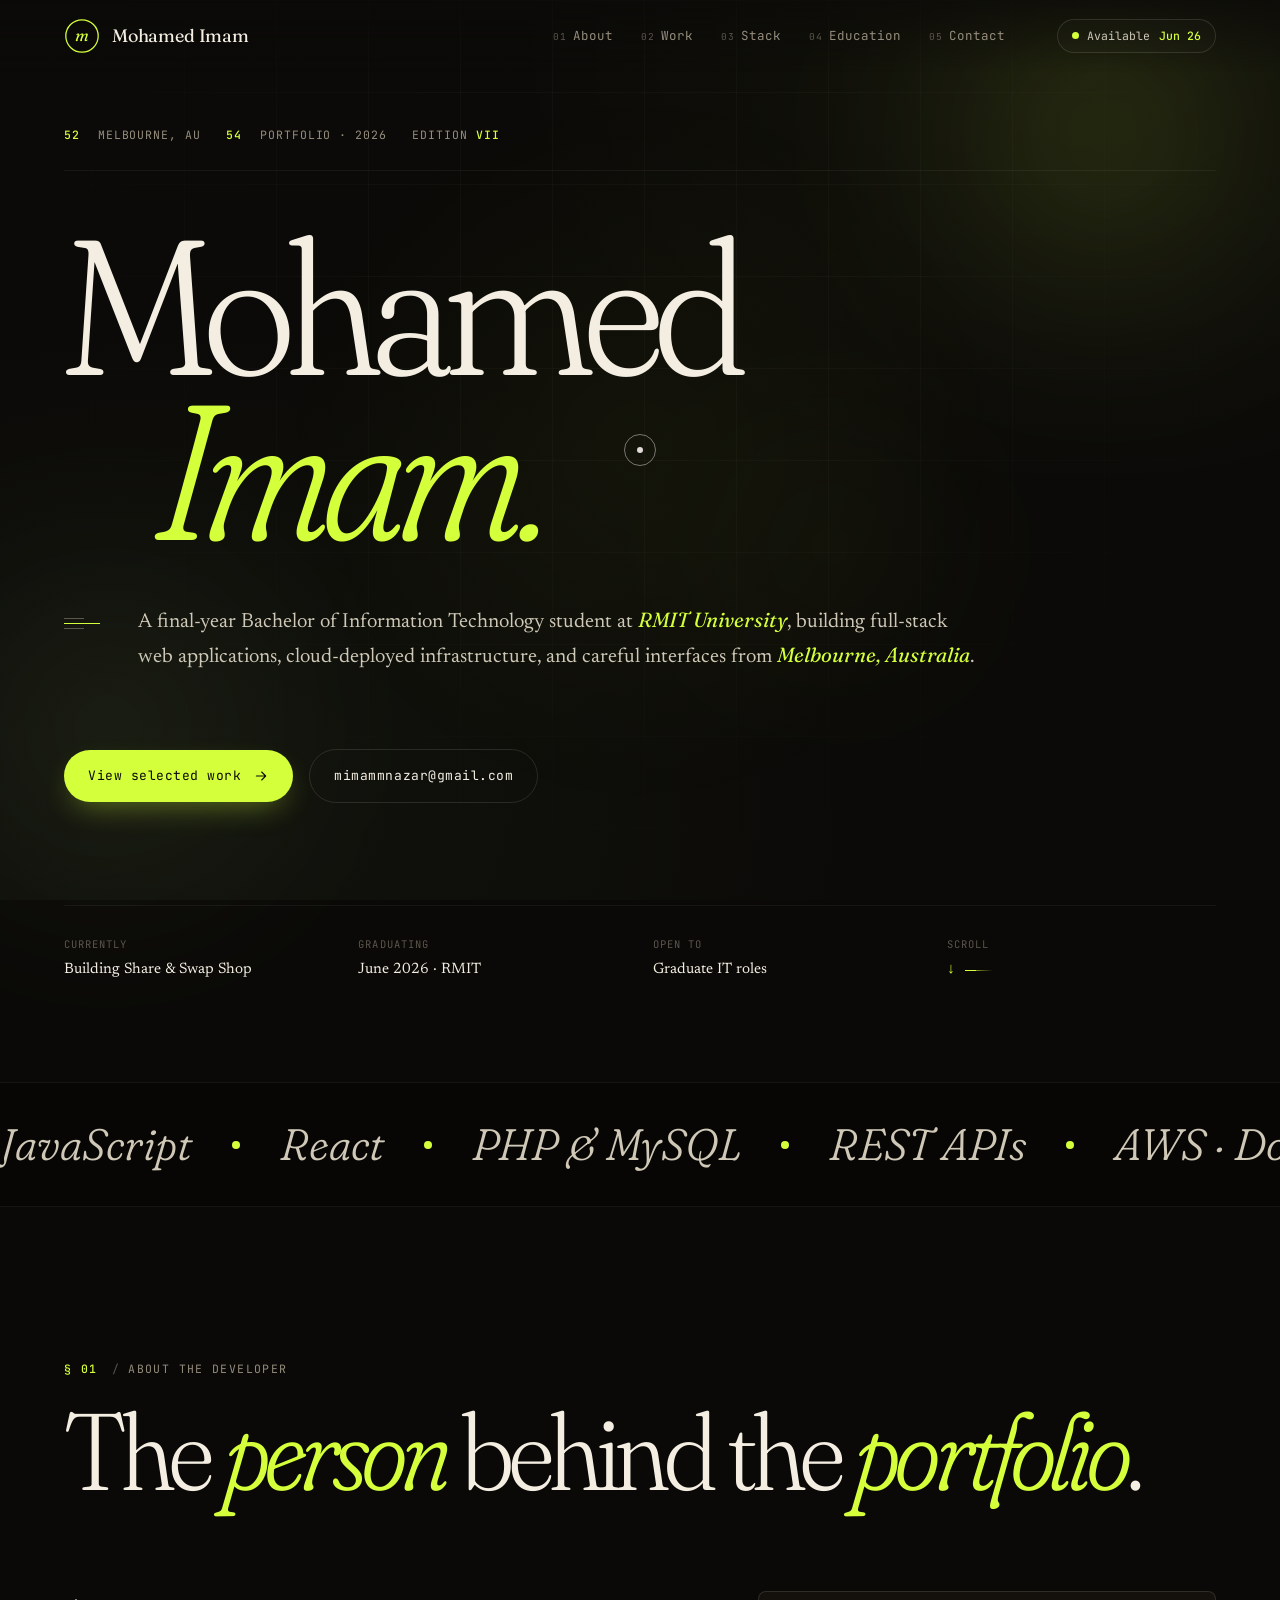
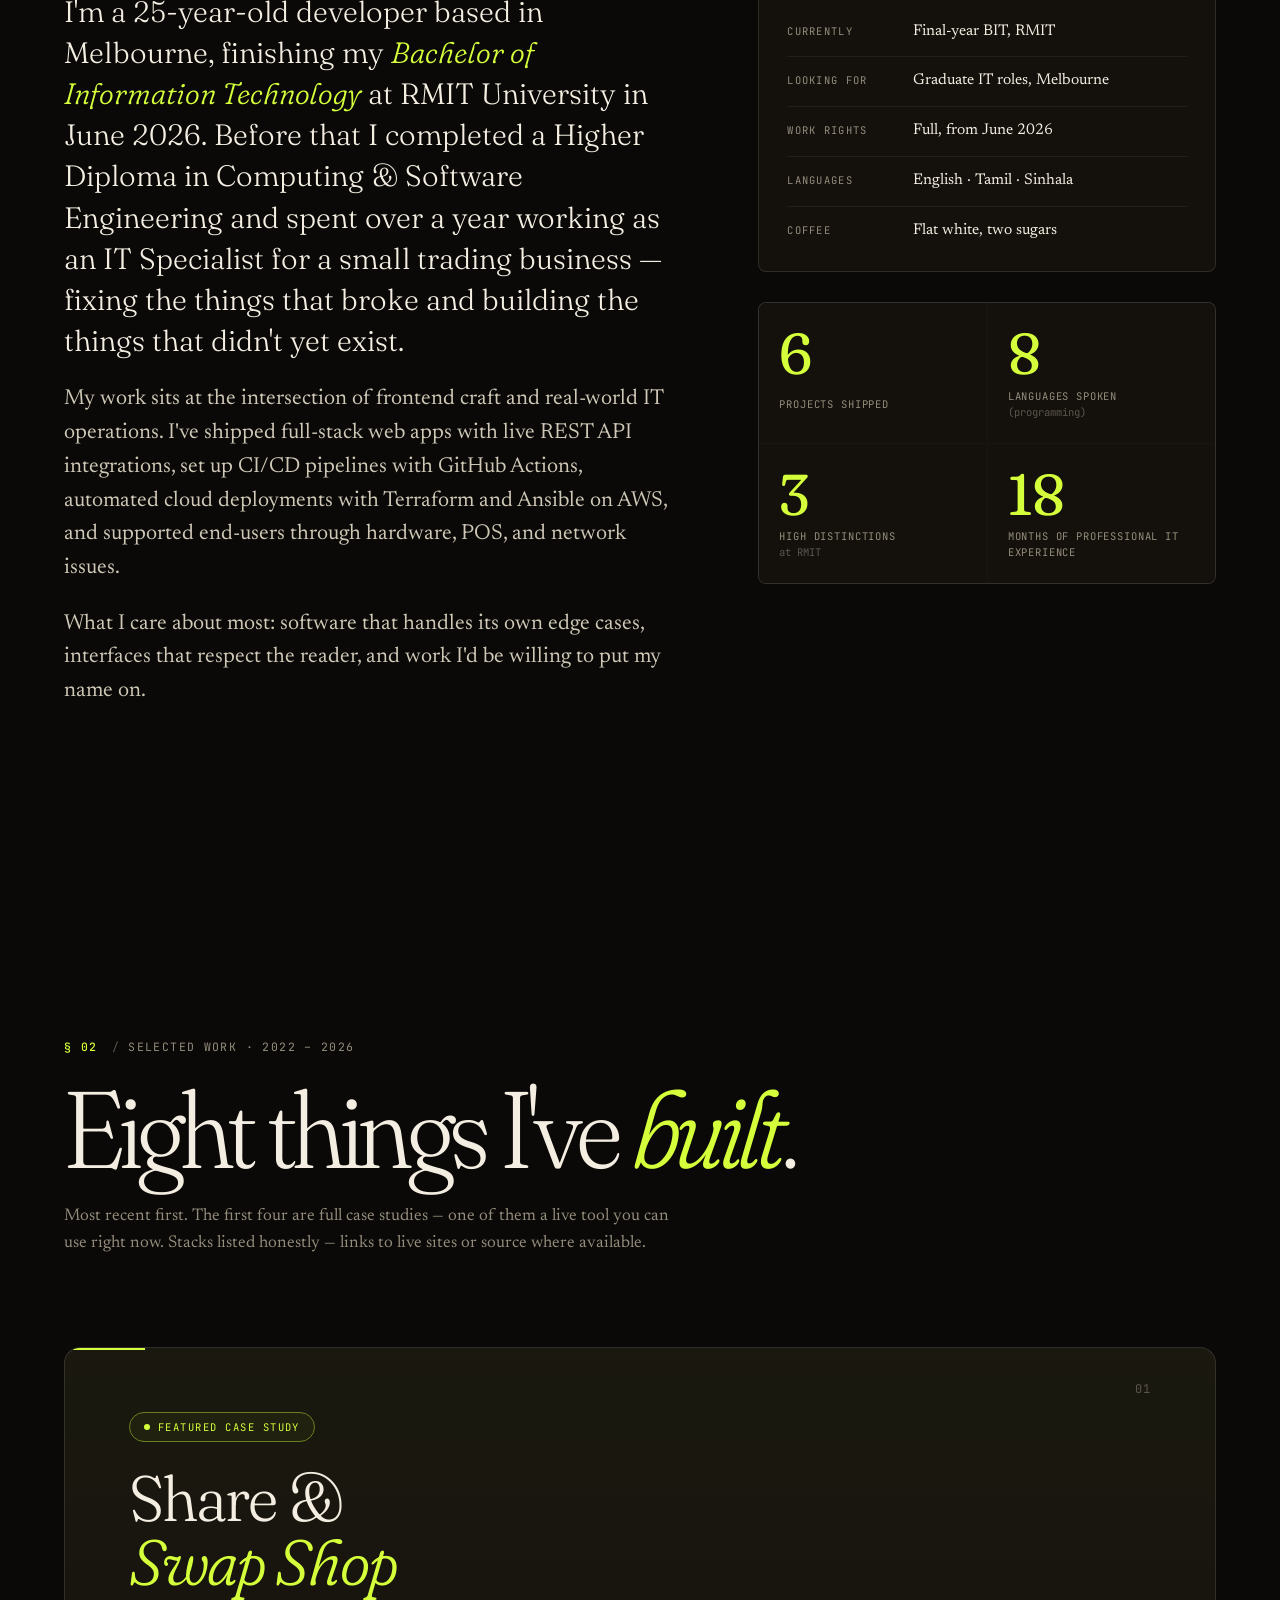
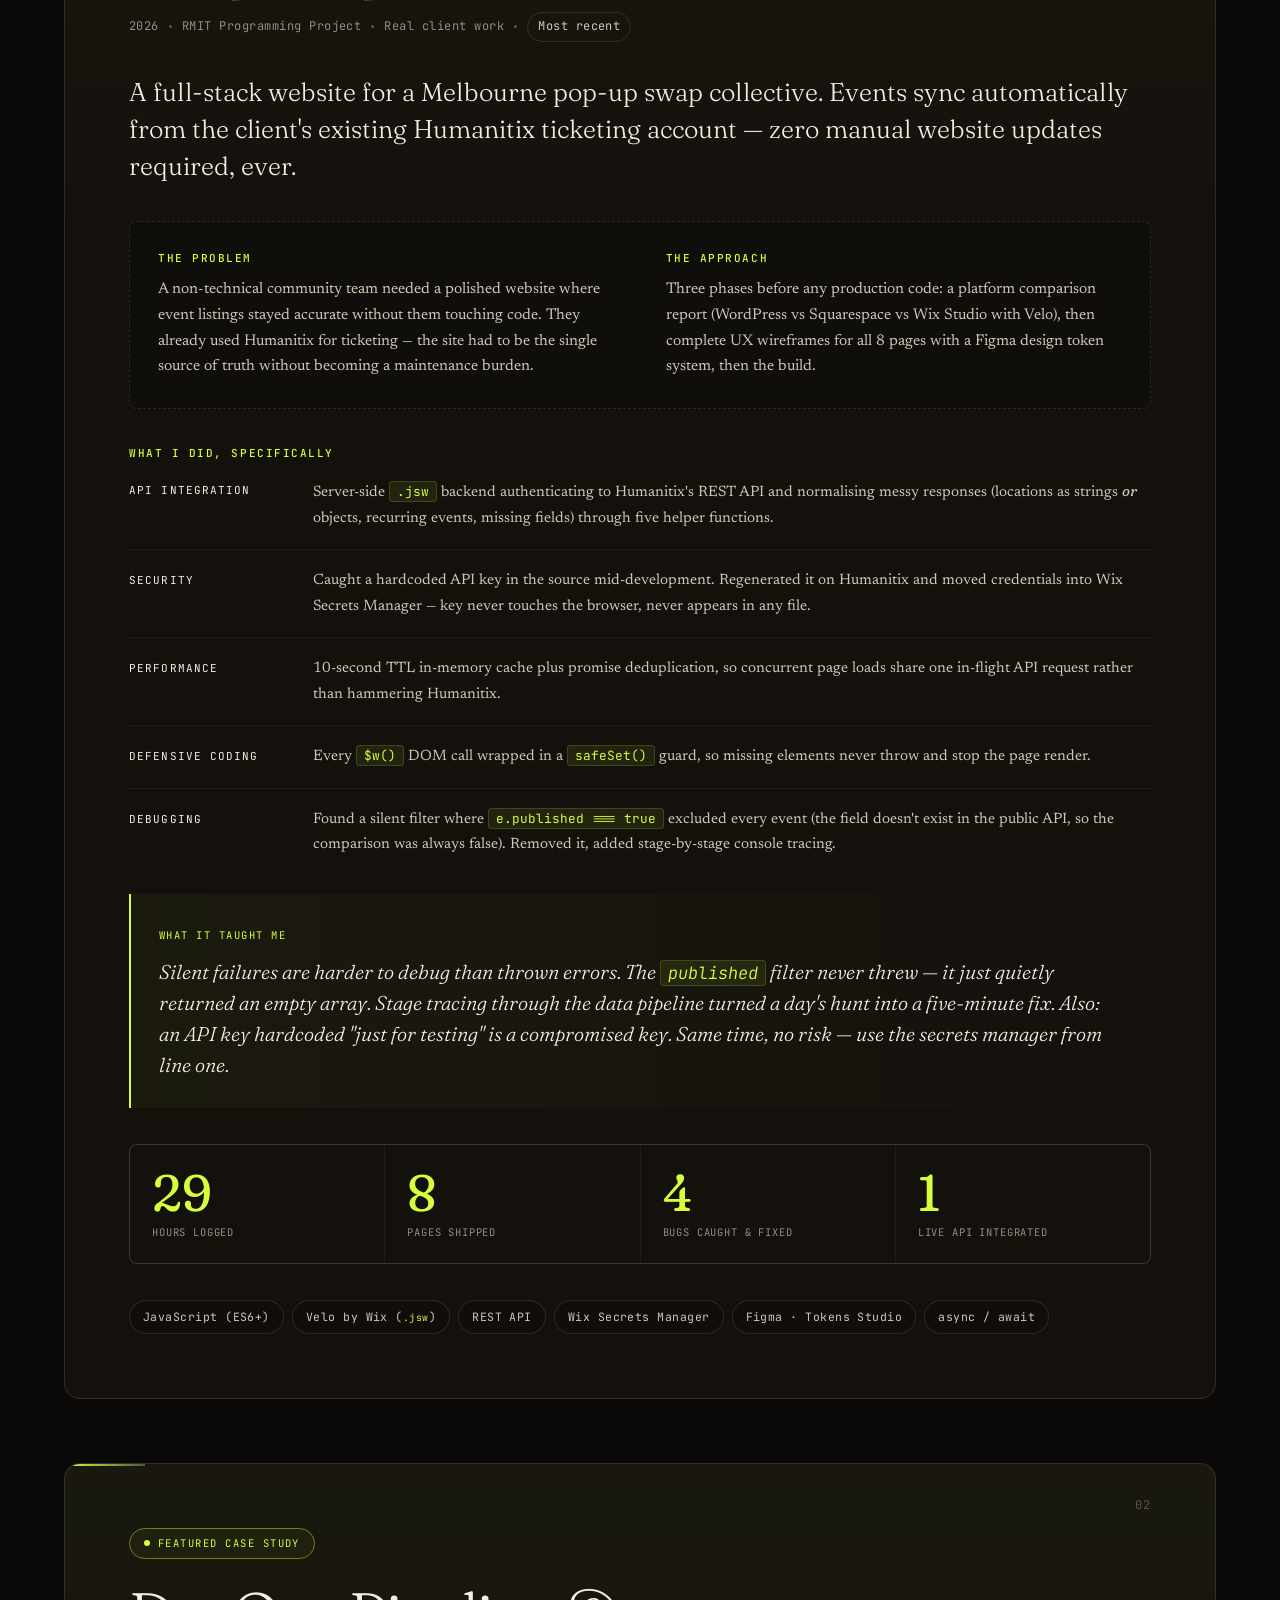
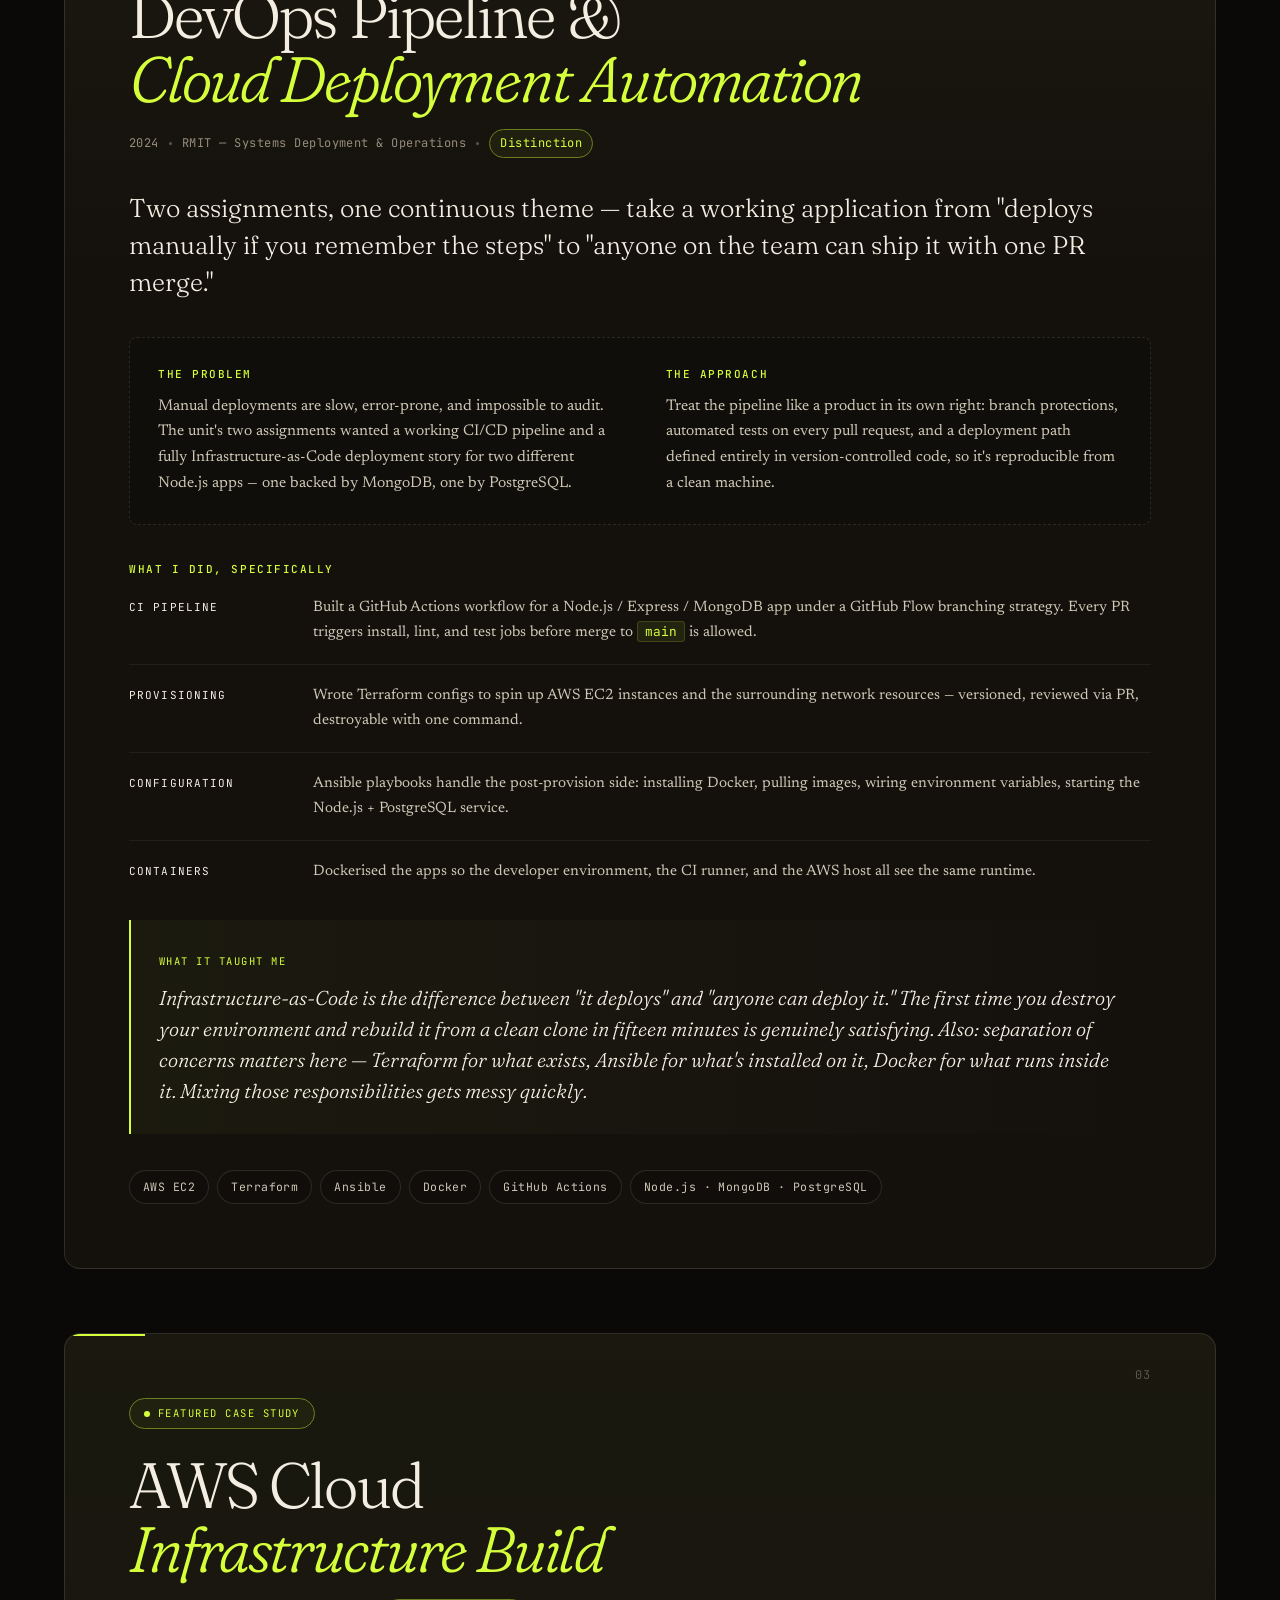
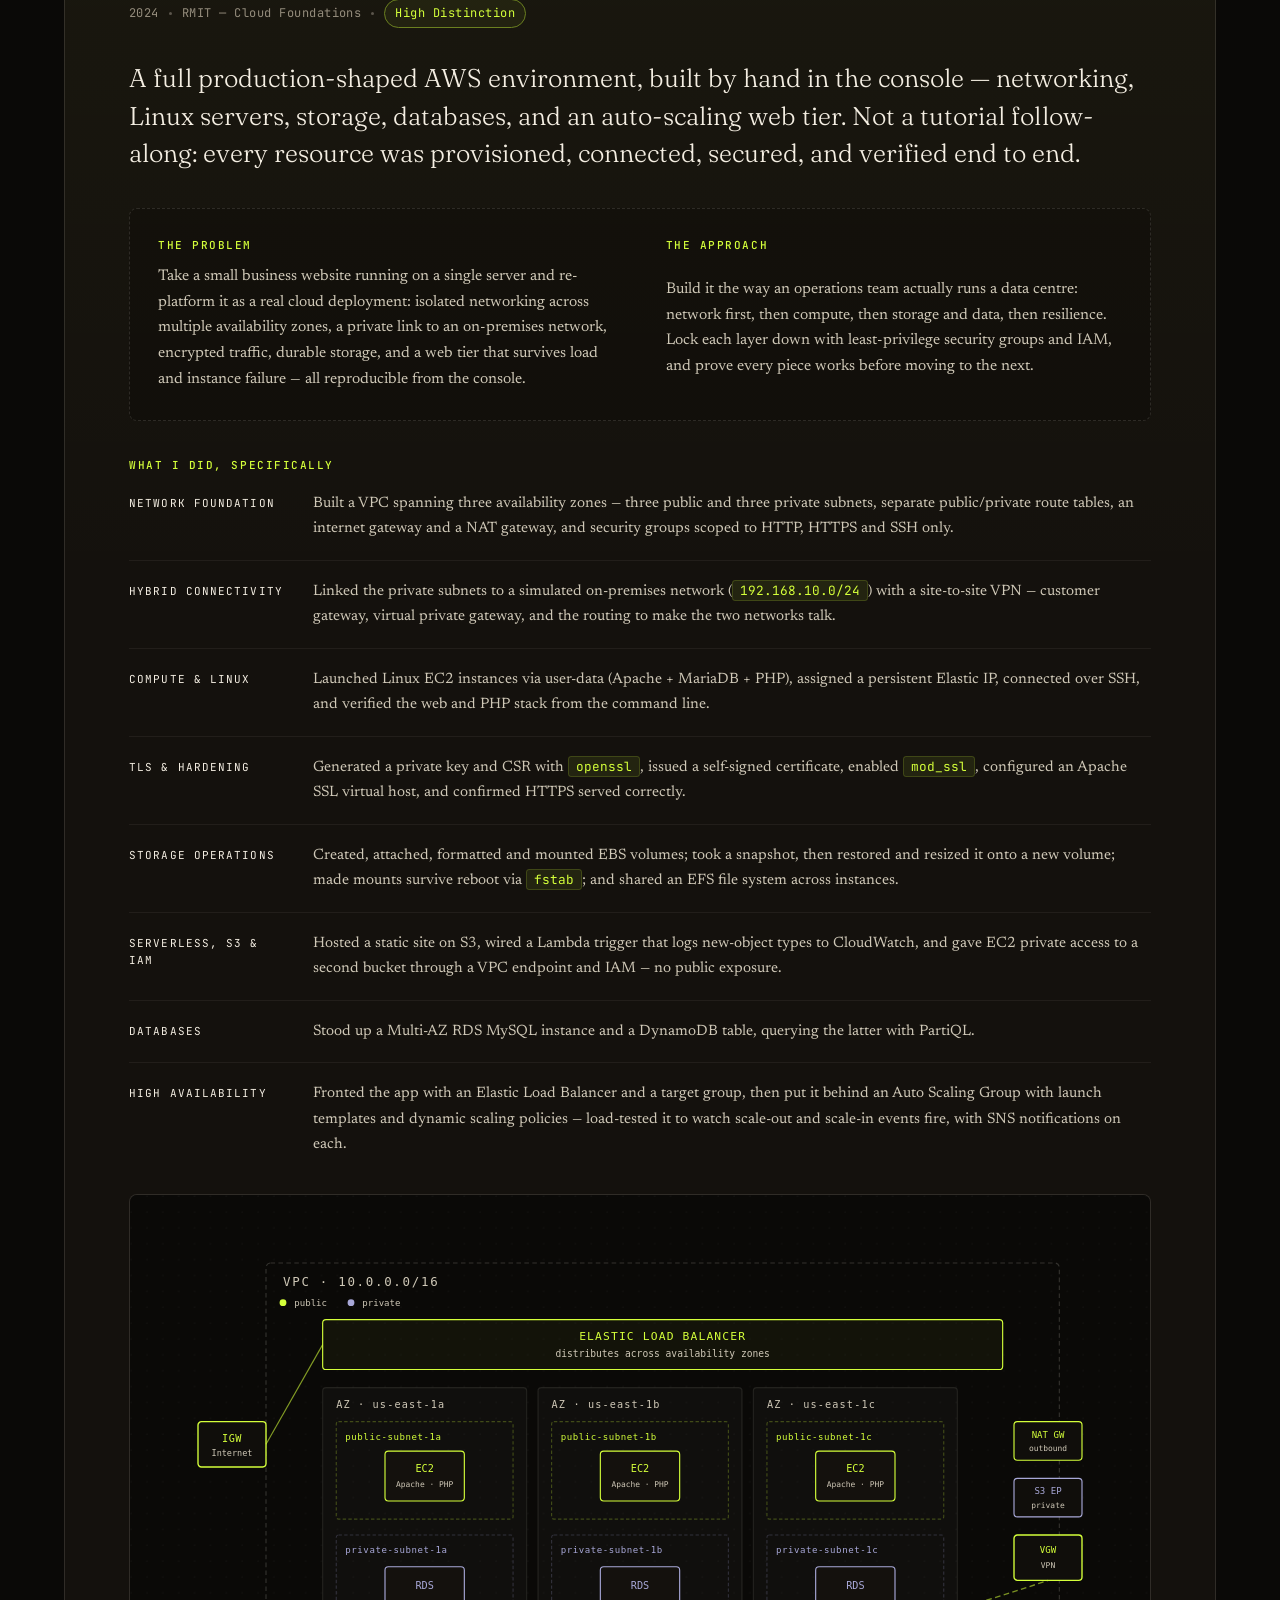
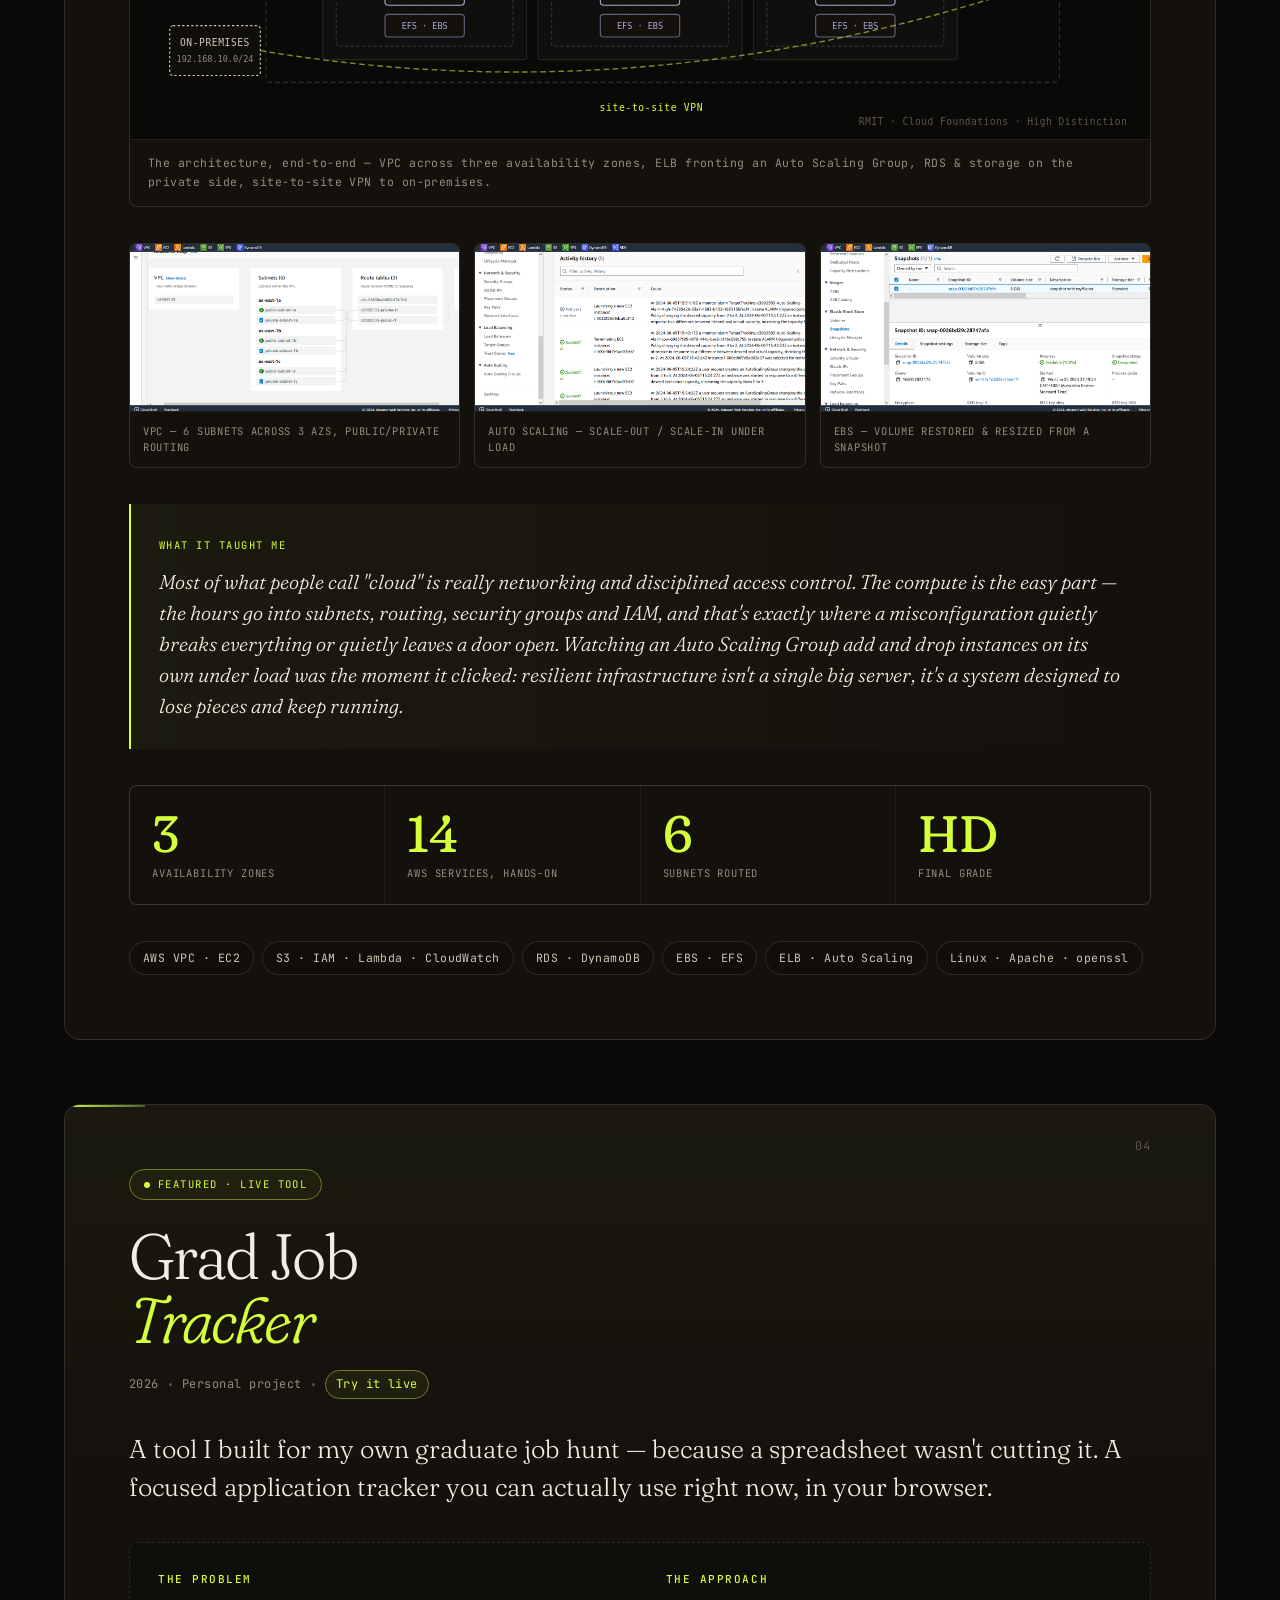
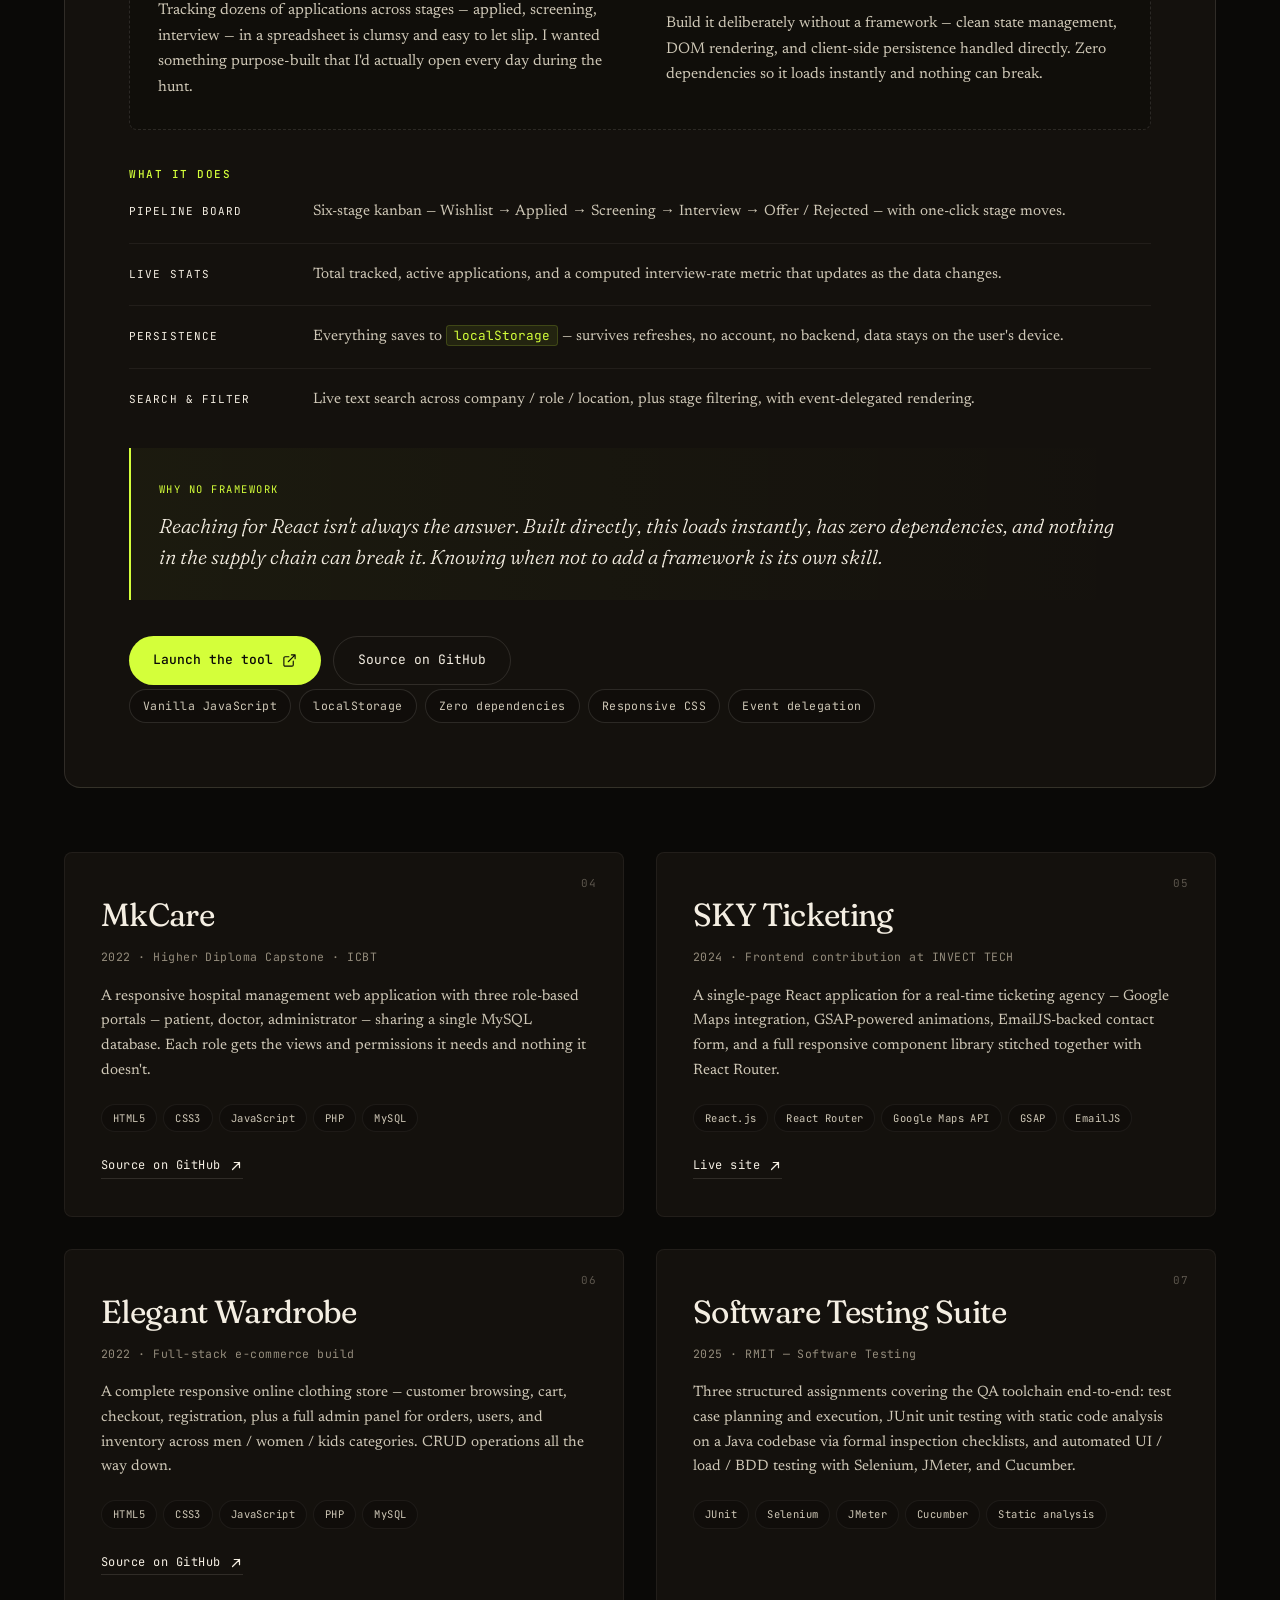
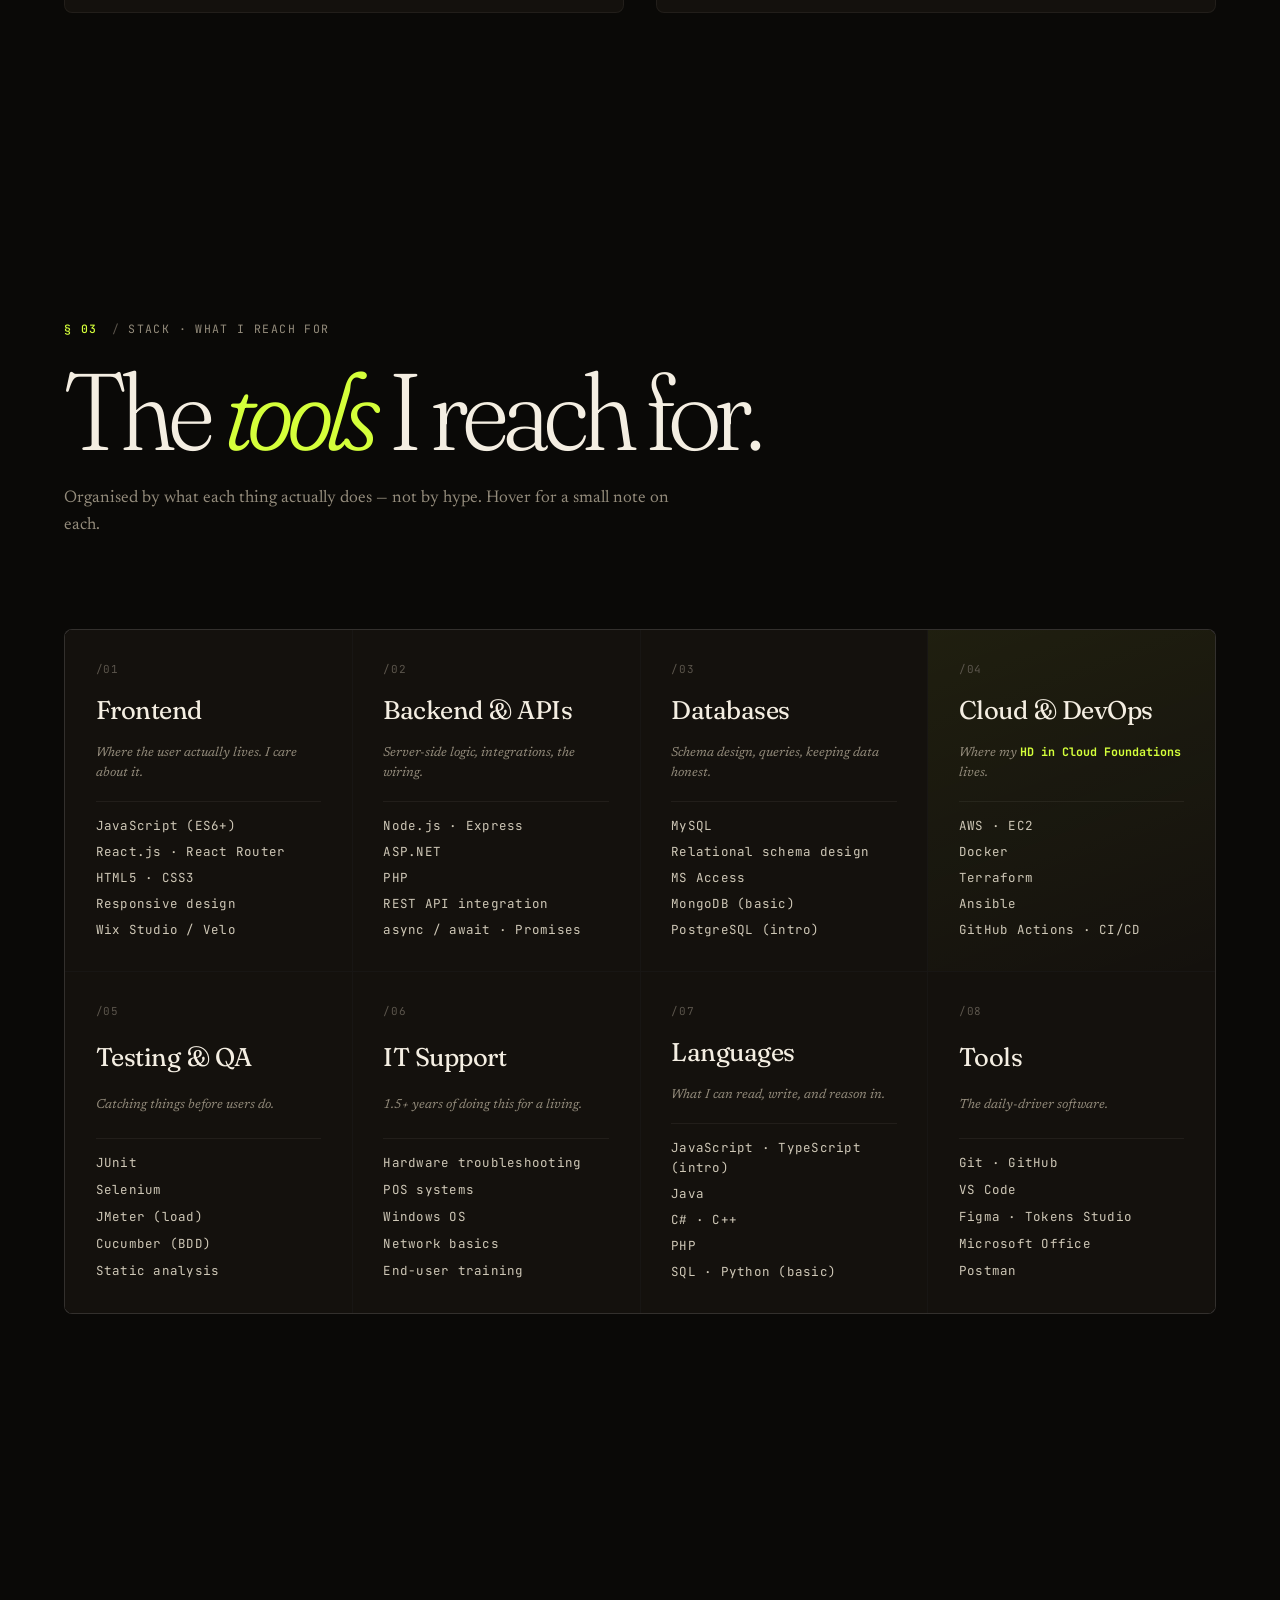
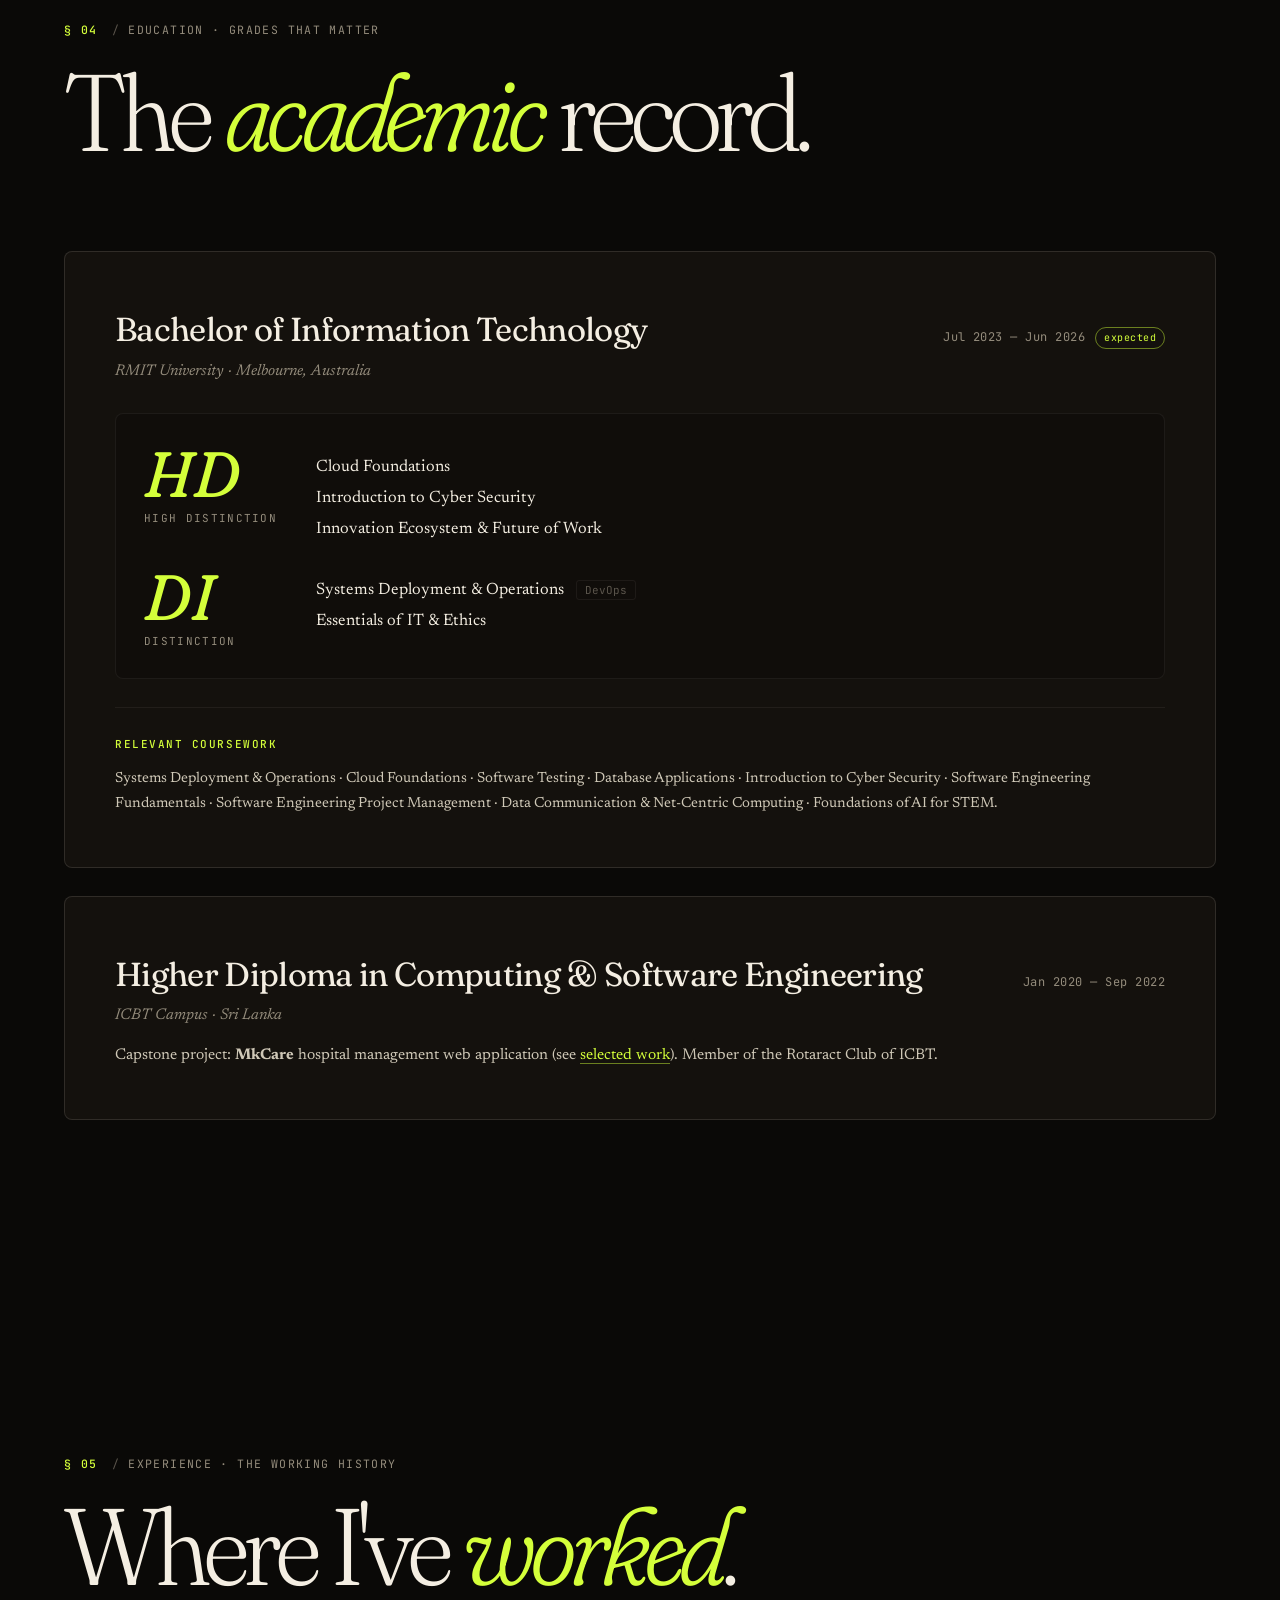
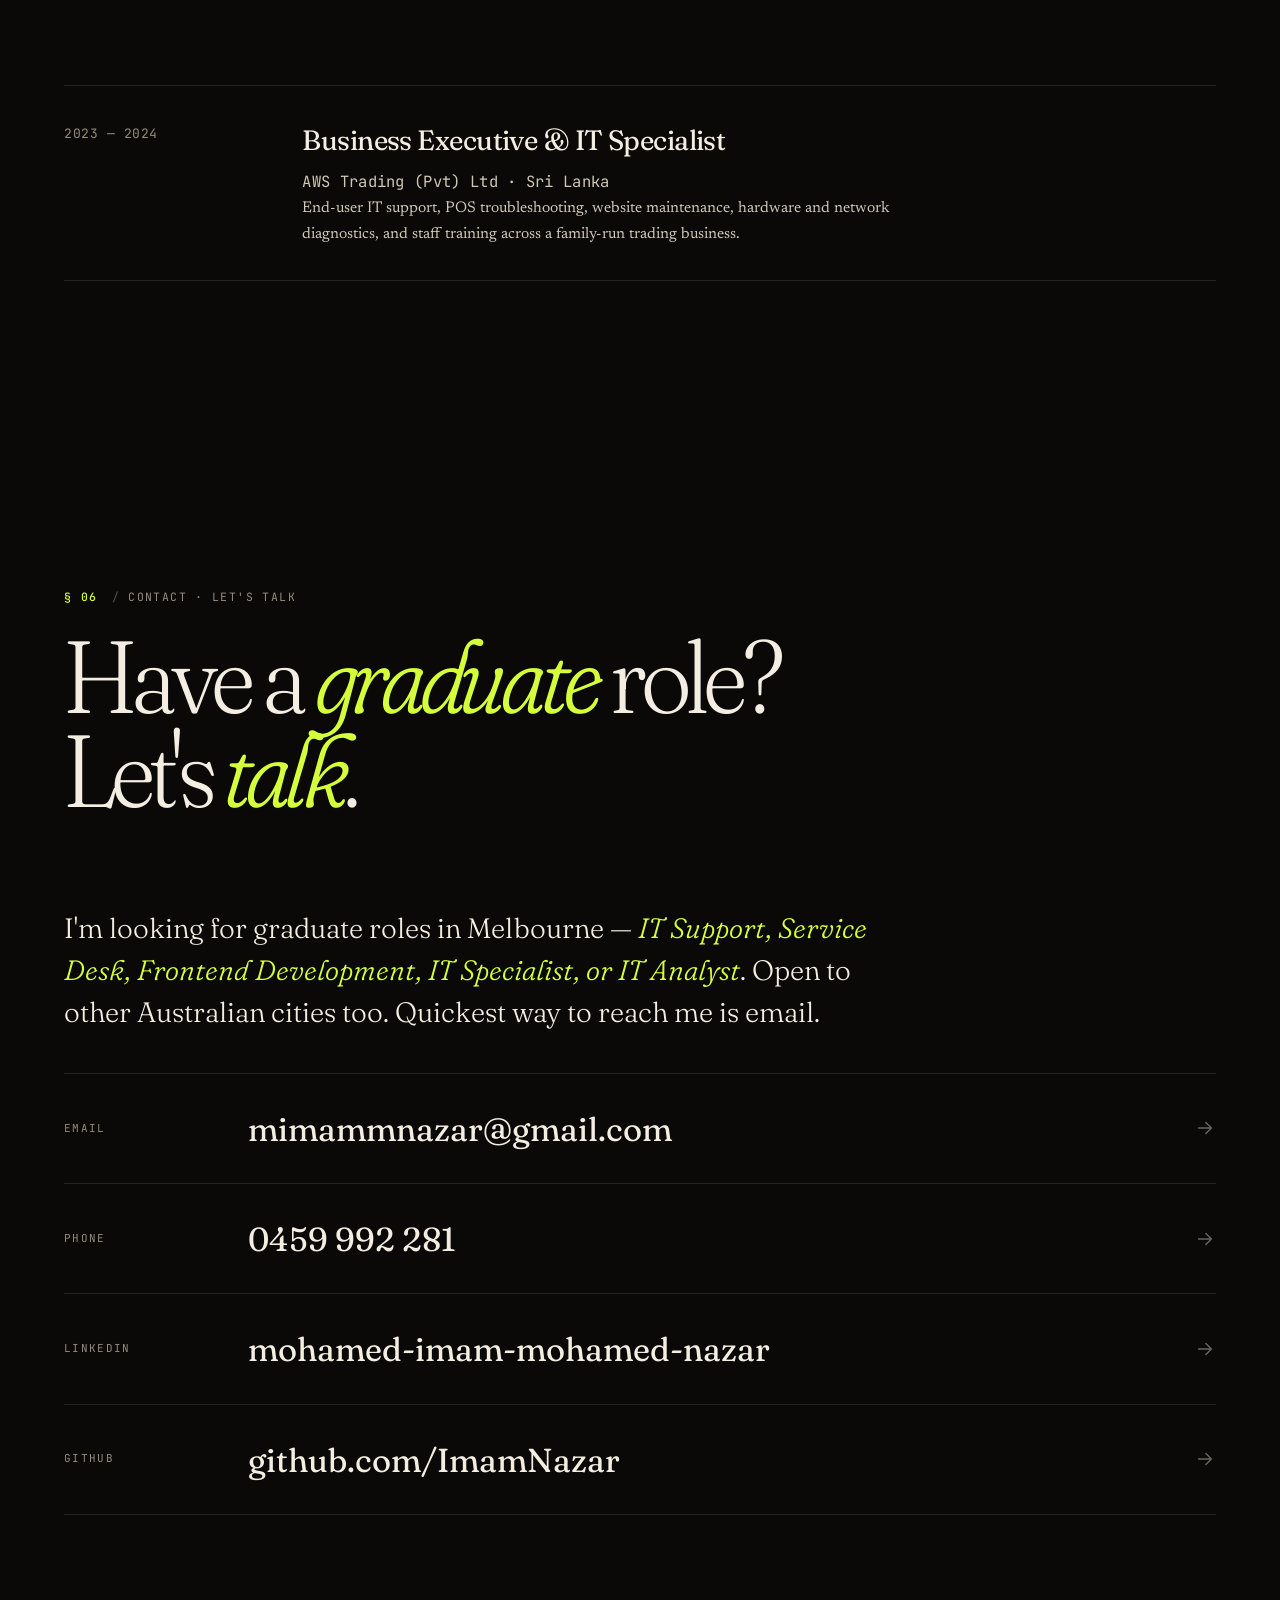
<file: contact.html>
<!DOCTYPE html>
<html lang="en">
<head>
  <meta charset="UTF-8" />
  <title>Redirecting…</title>
  <link rel="canonical" href="/#contact" />
  <meta http-equiv="refresh" content="0; url=/#contact" />
  <script>window.location.replace("/#contact");</script>
</head>
<body>
  <p>Redirecting to <a href="/#contact">contact</a>…</p>
</body>
</html>
</file>
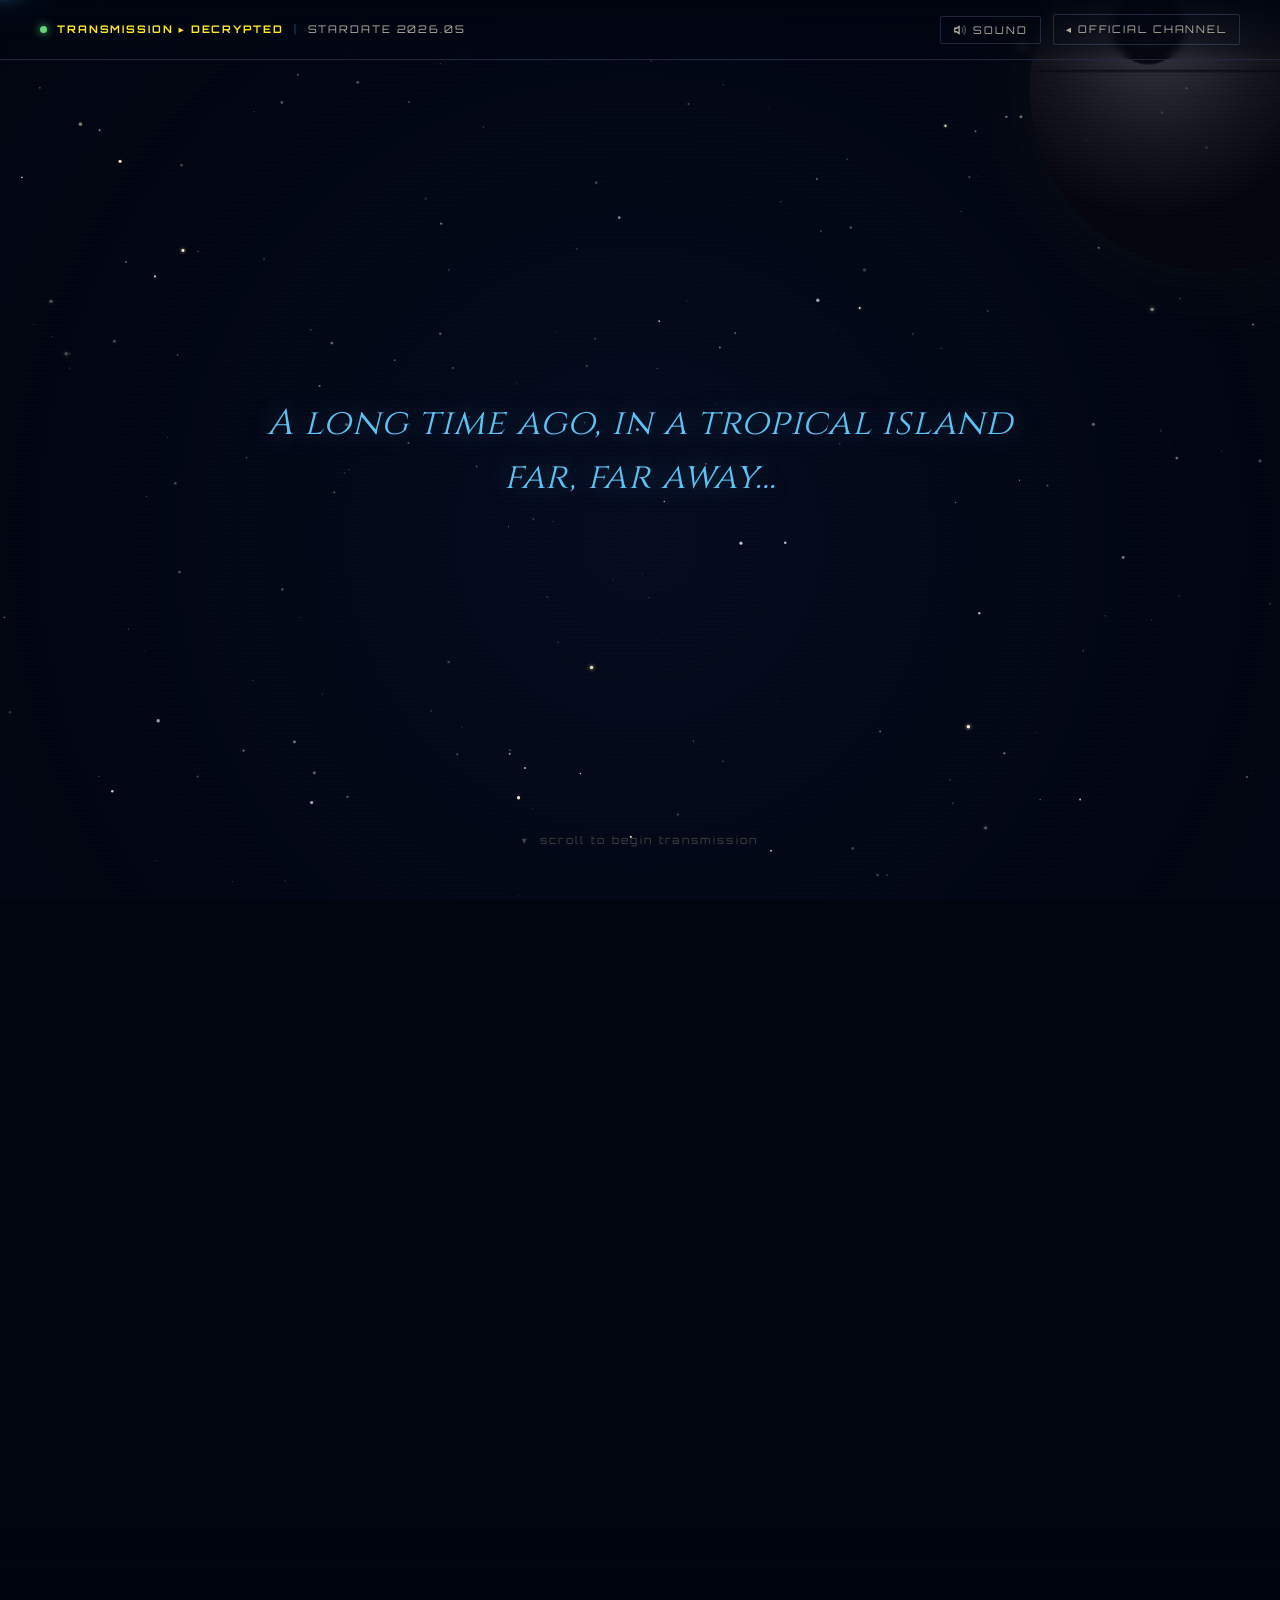
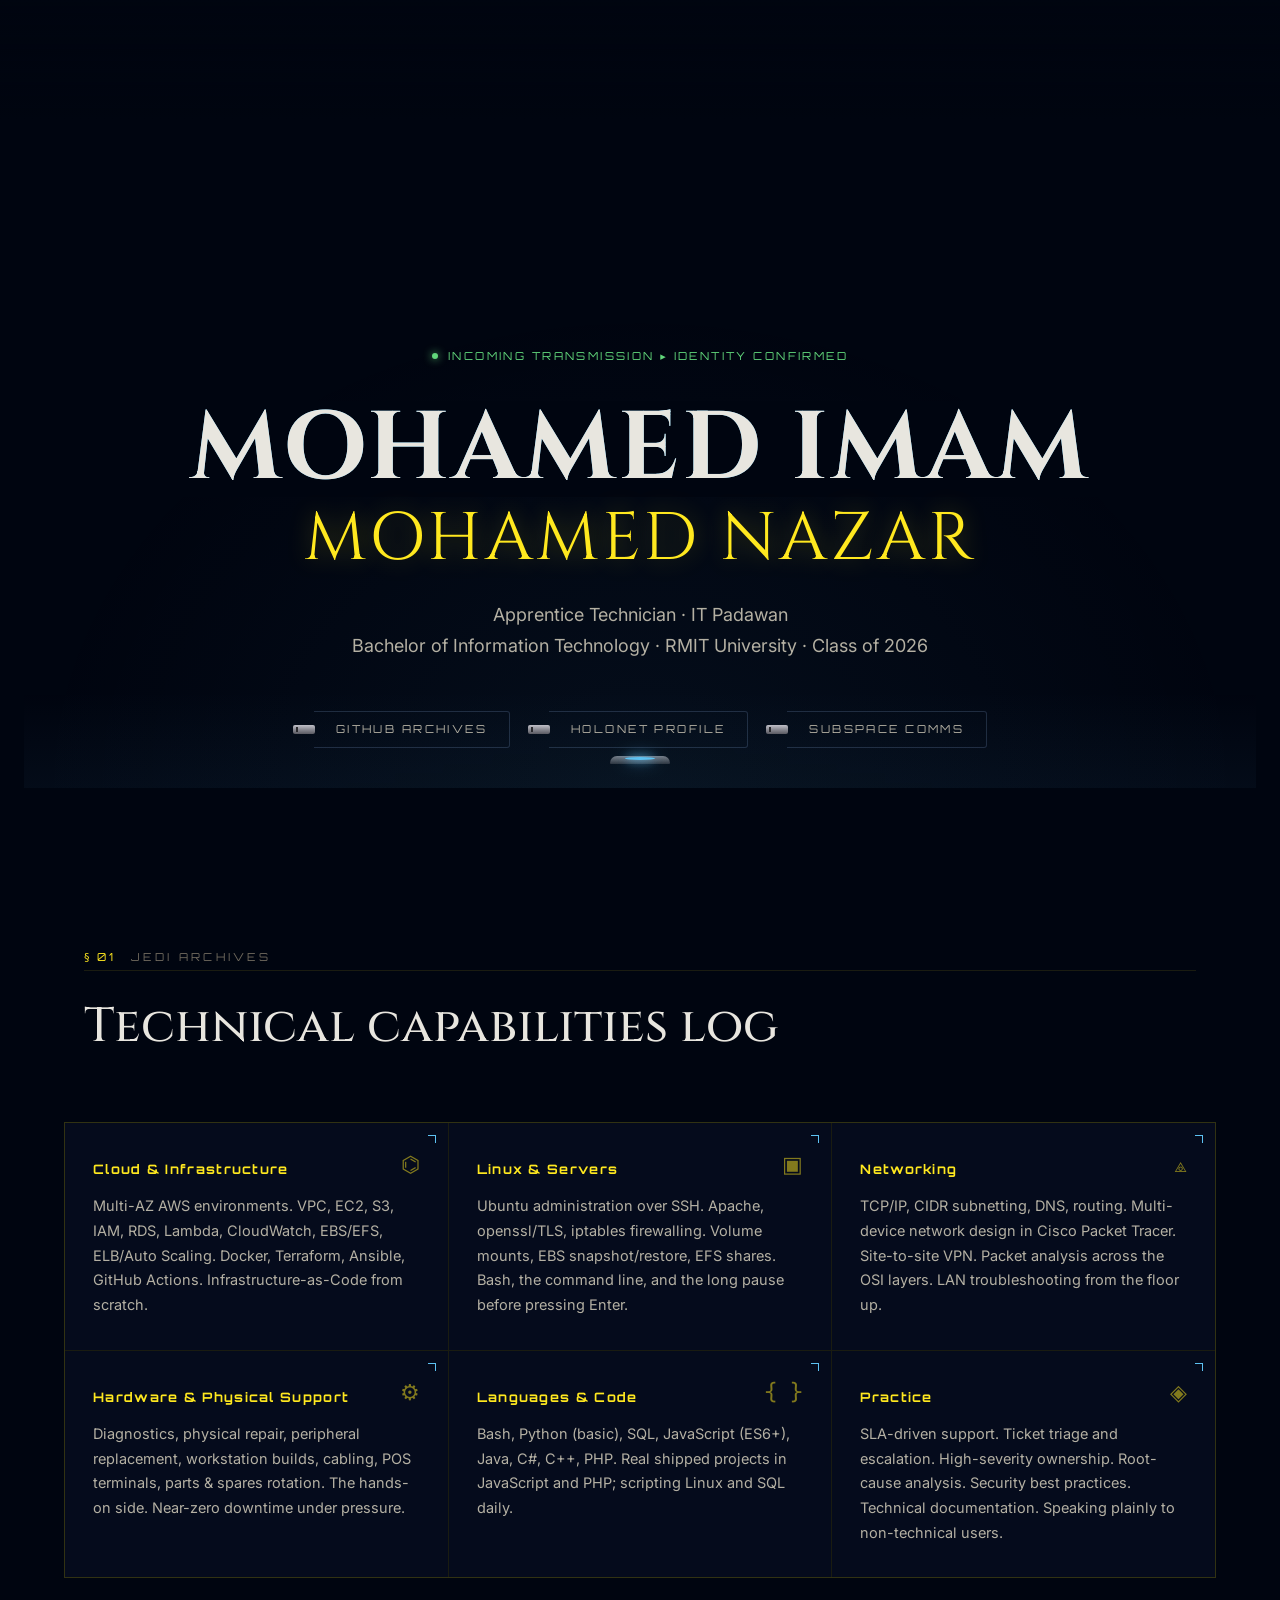
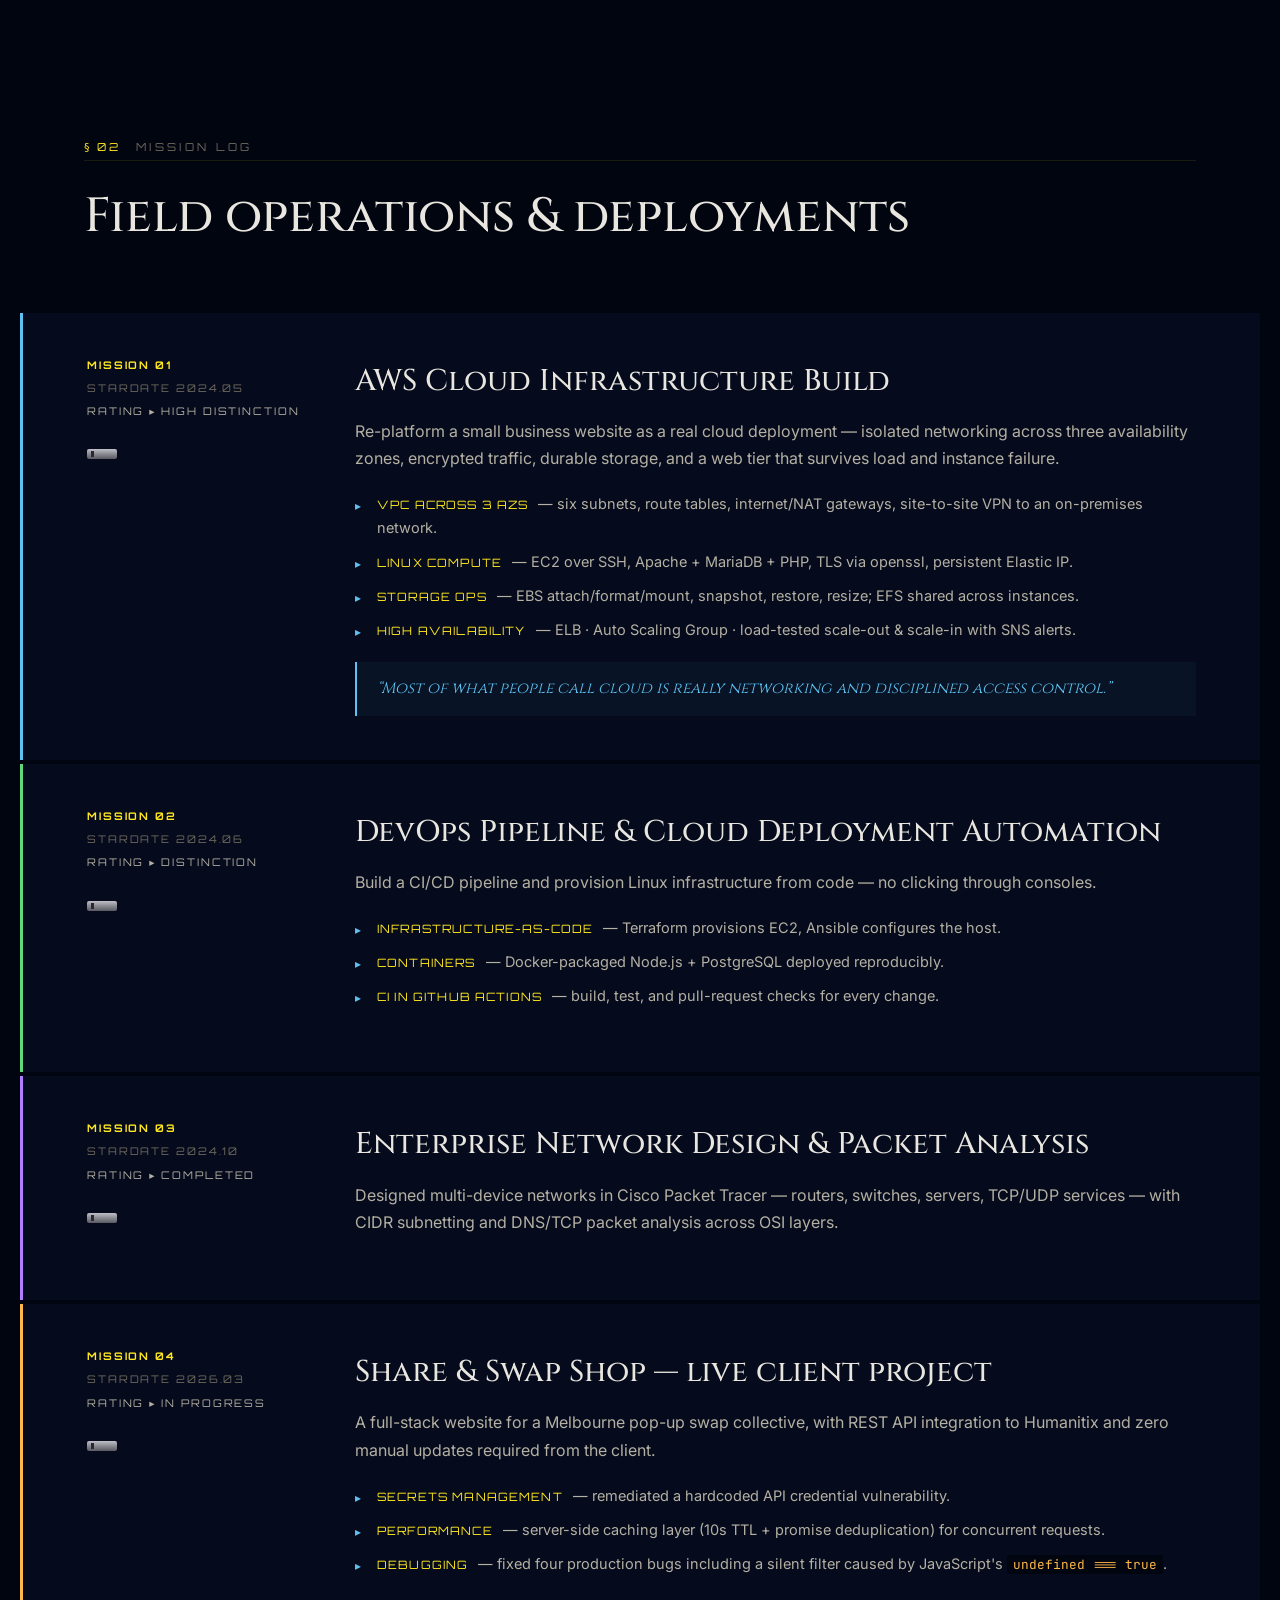
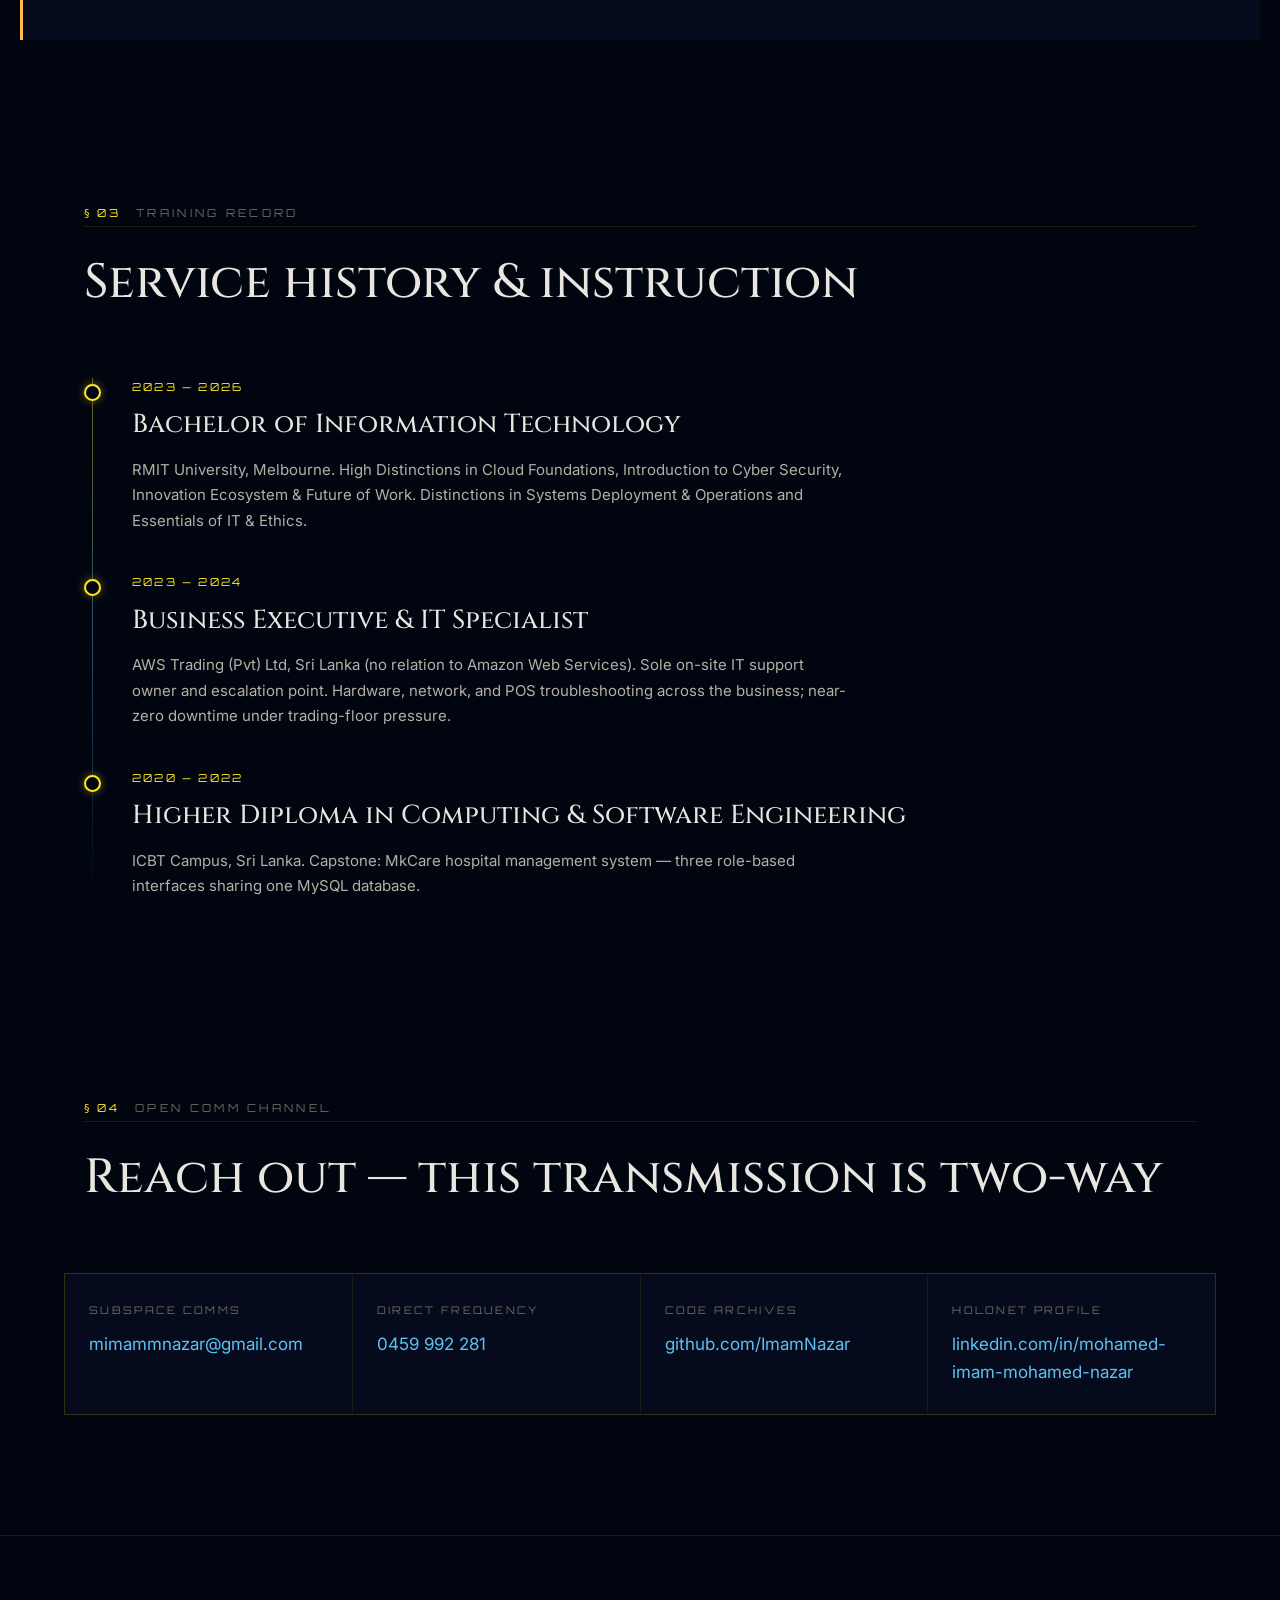
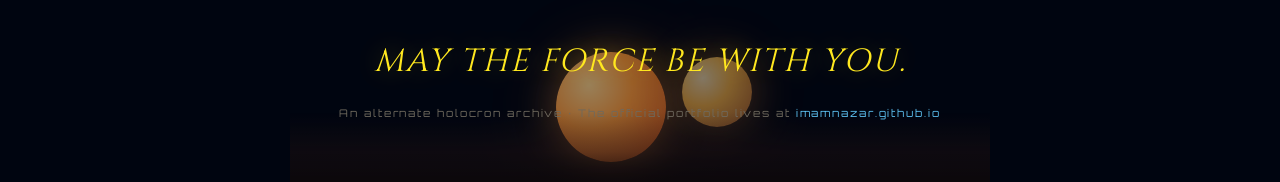
<file: holocron.html>
<!DOCTYPE html>
<html lang="en">
<head>
  <meta charset="UTF-8" />
  <meta name="viewport" content="width=device-width, initial-scale=1.0" />
  <meta name="description" content="Holocron archive — Mohamed Imam Mohamed Nazar. A Star Wars-themed portfolio for an IT graduate from Melbourne." />
  <meta name="theme-color" content="#000510" />
  <title>HOLOCRON · ENCRYPTED TRANSMISSION · MOHAMED IMAM</title>
  <link rel="icon" type="image/png" href="assets/images/tabicon.png" />
  <link rel="preconnect" href="https://fonts.googleapis.com" />
  <link rel="preconnect" href="https://fonts.gstatic.com" crossorigin />
  <link href="https://fonts.googleapis.com/css2?family=Orbitron:wght@400;500;700;900&family=Cinzel:wght@400;500;700&family=Inter:wght@300;400;500;600&family=JetBrains+Mono:wght@400;500&display=swap" rel="stylesheet" />
  <link rel="stylesheet" href="assets/css/holocron.css" />
</head>
<body data-section="intro">

  <div class="saber-cursor" aria-hidden="true">
    <div class="saber-cursor__hilt"></div>
    <div class="saber-cursor__blade"></div>
  </div>

  <div class="hyperspace" aria-hidden="true">
    <canvas id="hyper-canvas"></canvas>
  </div>

  <canvas id="starfield" aria-hidden="true"></canvas>

  <div class="tie-flyby" aria-hidden="true">
    <svg viewBox="0 0 200 80" xmlns="http://www.w3.org/2000/svg">
      <g>
        <rect x="20" y="5" width="3" height="70" fill="#1a1a1a"/>
        <rect x="177" y="5" width="3" height="70" fill="#1a1a1a"/>
        <polygon points="23,8 23,72 50,60 50,20" fill="#1a1a1a" stroke="#2a2a2a"/>
        <polygon points="177,8 177,72 150,60 150,20" fill="#1a1a1a" stroke="#2a2a2a"/>
        <line x1="40" y1="15" x2="40" y2="65" stroke="#2a2a2a"/>
        <line x1="160" y1="15" x2="160" y2="65" stroke="#2a2a2a"/>
        <circle cx="100" cy="40" r="14" fill="#1a1a1a" stroke="#3a3a3a"/>
        <circle cx="100" cy="40" r="9" fill="#0a0a0a"/>
        <circle cx="100" cy="40" r="5" fill="#3a1a1a" stroke="#e63946" stroke-width="0.5"/>
        <line x1="50" y1="40" x2="86" y2="40" stroke="#2a2a2a" stroke-width="3"/>
        <line x1="114" y1="40" x2="150" y2="40" stroke="#2a2a2a" stroke-width="3"/>
      </g>
    </svg>
  </div>

  <div class="death-star" aria-hidden="true">
    <svg viewBox="0 0 400 400" xmlns="http://www.w3.org/2000/svg">
      <defs>
        <radialGradient id="ds-grad" cx="35%" cy="35%">
          <stop offset="0%" stop-color="#4a4a52"/>
          <stop offset="60%" stop-color="#1c1c22"/>
          <stop offset="100%" stop-color="#08080c"/>
        </radialGradient>
        <radialGradient id="ds-laser" cx="50%" cy="50%">
          <stop offset="0%" stop-color="#1a1a22"/>
          <stop offset="80%" stop-color="#0a0a10"/>
        </radialGradient>
      </defs>
      <circle cx="200" cy="200" r="190" fill="url(#ds-grad)"/>
      <line x1="20" y1="180" x2="380" y2="180" stroke="#0a0a10" stroke-width="3" opacity="0.6"/>
      <line x1="20" y1="183" x2="380" y2="183" stroke="#2a2a32" stroke-width="0.5" opacity="0.4"/>
      <circle cx="135" cy="135" r="38" fill="url(#ds-laser)" stroke="#2a2a32" stroke-width="1"/>
      <circle cx="135" cy="135" r="38" fill="none" stroke="#1a1a22" stroke-width="0.5"/>
      <line x1="115" y1="135" x2="155" y2="135" stroke="#2a2a32" stroke-width="0.4"/>
      <line x1="135" y1="115" x2="135" y2="155" stroke="#2a2a32" stroke-width="0.4"/>
      <circle cx="135" cy="135" r="6" fill="#0a0a10"/>
      <g fill="#1a1a22" opacity="0.5">
        <circle cx="240" cy="100" r="1.5"/>
        <circle cx="280" cy="140" r="1.2"/>
        <circle cx="310" cy="220" r="1.5"/>
        <circle cx="260" cy="260" r="1"/>
        <circle cx="180" cy="290" r="1.2"/>
        <circle cx="100" cy="240" r="1"/>
        <circle cx="80" cy="200" r="1.2"/>
      </g>
      <g stroke="#1a1a22" stroke-width="0.4" fill="none" opacity="0.5">
        <path d="M 60 200 Q 200 215 340 200"/>
        <path d="M 80 230 Q 200 245 320 230"/>
        <path d="M 100 260 Q 200 270 300 260"/>
        <path d="M 60 150 Q 200 135 340 150"/>
        <path d="M 80 120 Q 200 105 320 120"/>
      </g>
    </svg>
  </div>

  <header class="hud">
    <div class="hud__left">
      <span class="hud__dot"></span>
      <span class="hud__label">TRANSMISSION&nbsp;▸&nbsp;DECRYPTED</span>
      <span class="hud__sep">|</span>
      <span class="hud__meta">STARDATE&nbsp;2026.05</span>
    </div>
    <div class="hud__right">
      <button class="hud__sound" id="sound-toggle" aria-label="Toggle ambient sound" aria-pressed="false">
        <svg viewBox="0 0 16 16" width="14" height="14" fill="none" stroke="currentColor" stroke-width="1.5">
          <path d="M2 6h2l3-2v8L4 10H2V6z"/>
          <path d="M10 5c1.5 1 1.5 5 0 6" class="sound-wave"/>
          <path d="M12 3c3 2 3 8 0 10" class="sound-wave-2"/>
        </svg>
        <span class="hud__sound-label">SOUND</span>
      </button>
      <a href="index.html" class="hud__exit">◂&nbsp;OFFICIAL&nbsp;CHANNEL</a>
    </div>
  </header>

  <button class="droid" id="droid" aria-label="Scroll to top">
    <svg viewBox="0 0 60 80" xmlns="http://www.w3.org/2000/svg">
      <rect x="10" y="35" width="40" height="40" fill="#e6e6e6" stroke="#b0b0b0" stroke-width="0.8" rx="2"/>
      <path d="M 6 35 Q 6 5 30 5 Q 54 5 54 35 Z" fill="#e6e6e6" stroke="#b0b0b0" stroke-width="0.8"/>
      <circle cx="30" cy="20" r="6" fill="#1a1a22" stroke="#5dc2f2" stroke-width="1"/>
      <circle cx="30" cy="20" r="3" fill="#5dc2f2" class="droid__eye"/>
      <rect x="6" y="15" width="3" height="4" fill="#5dc2f2" opacity="0.6"/>
      <rect x="51" y="15" width="3" height="4" fill="#5dc2f2" opacity="0.6"/>
      <rect x="14" y="42" width="32" height="8" fill="#5dc2f2" opacity="0.15" stroke="#b0b0b0" stroke-width="0.5"/>
      <circle cx="20" cy="58" r="3" fill="#5dc2f2" opacity="0.4" stroke="#b0b0b0" stroke-width="0.5"/>
      <circle cx="40" cy="58" r="3" fill="#1a1a22" stroke="#b0b0b0" stroke-width="0.5"/>
      <rect x="26" y="55" width="8" height="6" fill="#1a1a22" stroke="#b0b0b0" stroke-width="0.5"/>
      <rect x="6" y="55" width="6" height="22" fill="#b0b0b0" stroke="#909090" stroke-width="0.5"/>
      <rect x="48" y="55" width="6" height="22" fill="#b0b0b0" stroke="#909090" stroke-width="0.5"/>
      <rect x="3" y="73" width="12" height="5" fill="#7a7a7a" rx="1"/>
      <rect x="45" y="73" width="12" height="5" fill="#7a7a7a" rx="1"/>
    </svg>
    <span class="droid__bubble">Beep&nbsp;boop.<br>Top.</span>
  </button>

  <main>

    <section class="intro" aria-label="Opening" data-section="intro">
      <p class="long-ago">A long time ago, in a tropical island<br>far, far away&hellip;</p>
      <p class="intro__hint">▾&nbsp; scroll to begin transmission</p>
    </section>

    <section class="crawl" aria-label="Opening crawl" data-section="crawl">
      <div class="crawl__sky">
        <div class="crawl__content">
          <p class="crawl__episode">EPISODE&nbsp;VI</p>
          <h1 class="crawl__title">THE DATA CENTRE<br>BECKONS</h1>
          <div class="crawl__body">
            <p>It is a period of digital rebellion. A young apprentice from the island of <strong>SRI LANKA</strong>, having completed his Higher Diploma in Computing &amp; Software Engineering, embarked on a quest across the stars to <strong>MELBOURNE</strong>, where the ancient academy known as <strong>RMIT</strong> trains the next generation in the arts of CLOUD, NETWORK, and CODE.</p>
            <p>Beneath the southern stars, he has earned distinctions in CLOUD FOUNDATIONS, INTRODUCTION TO CYBER SECURITY, and SYSTEMS DEPLOYMENT &amp; OPERATIONS &mdash; provisioning AWS infrastructure with Terraform, taming Linux servers over SSH, and quenching incidents during retail trading hours.</p>
            <p>Now he seeks his next mission: to join the operations team of an elite data centre, and bring his hands-on craft to the rebellion against manual configuration&hellip;</p>
          </div>
        </div>
      </div>
    </section>

    <section class="identity" aria-label="Identity" data-section="identity">
      <div class="holo-projector" aria-hidden="true">
        <div class="holo-projector__base"></div>
        <div class="holo-projector__beam"></div>
      </div>
      <div class="holo-content">
        <p class="identity__tag"><span class="dot"></span>INCOMING&nbsp;TRANSMISSION&nbsp;▸&nbsp;IDENTITY&nbsp;CONFIRMED</p>
        <h2 class="identity__name">
          <span class="glitch" data-text="MOHAMED IMAM">MOHAMED&nbsp;IMAM</span>
          <span class="identity__name-sub">MOHAMED&nbsp;NAZAR</span>
        </h2>
        <p class="identity__role">
          Apprentice Technician&nbsp;·&nbsp;IT&nbsp;Padawan<br>
          Bachelor of Information Technology · RMIT University · Class of 2026
        </p>
        <div class="identity__links">
          <a href="https://github.com/ImamNazar" target="_blank" rel="noopener" class="saber-link" data-saber="blue">
            <span class="saber-link__hilt"></span>
            <span class="saber-link__label">GITHUB&nbsp;ARCHIVES</span>
          </a>
          <a href="https://www.linkedin.com/in/mohamed-imam-mohamed-nazar-92148b19a" target="_blank" rel="noopener" class="saber-link" data-saber="green">
            <span class="saber-link__hilt"></span>
            <span class="saber-link__label">HOLONET&nbsp;PROFILE</span>
          </a>
          <a href="mailto:mimammnazar@gmail.com" class="saber-link" data-saber="violet">
            <span class="saber-link__hilt"></span>
            <span class="saber-link__label">SUBSPACE&nbsp;COMMS</span>
          </a>
        </div>
      </div>
    </section>

    <section class="archives" aria-label="Technical archives" data-section="archives">
      <header class="section-head">
        <span class="section-head__num">§&nbsp;01</span>
        <span class="section-head__label">JEDI&nbsp;ARCHIVES</span>
        <h3 class="section-head__title">Technical capabilities log</h3>
      </header>

      <div class="archive-grid">
        <article class="datum"><span class="datum__corner"></span><span class="datum__glyph">⌬</span><h4 class="datum__h">Cloud&nbsp;&amp;&nbsp;Infrastructure</h4><p class="datum__txt">Multi-AZ AWS environments. VPC, EC2, S3, IAM, RDS, Lambda, CloudWatch, EBS/EFS, ELB/Auto&nbsp;Scaling. Docker, Terraform, Ansible, GitHub Actions. Infrastructure-as-Code from scratch.</p></article>
        <article class="datum"><span class="datum__corner"></span><span class="datum__glyph">▣</span><h4 class="datum__h">Linux&nbsp;&amp;&nbsp;Servers</h4><p class="datum__txt">Ubuntu administration over SSH. Apache, openssl/TLS, iptables firewalling. Volume mounts, EBS snapshot/restore, EFS shares. Bash, the command line, and the long pause before pressing Enter.</p></article>
        <article class="datum"><span class="datum__corner"></span><span class="datum__glyph">⟁</span><h4 class="datum__h">Networking</h4><p class="datum__txt">TCP/IP, CIDR subnetting, DNS, routing. Multi-device network design in Cisco Packet Tracer. Site-to-site VPN. Packet analysis across the OSI layers. LAN troubleshooting from the floor up.</p></article>
        <article class="datum"><span class="datum__corner"></span><span class="datum__glyph">⚙</span><h4 class="datum__h">Hardware&nbsp;&amp;&nbsp;Physical&nbsp;Support</h4><p class="datum__txt">Diagnostics, physical repair, peripheral replacement, workstation builds, cabling, POS terminals, parts &amp; spares rotation. The hands-on side. Near-zero downtime under pressure.</p></article>
        <article class="datum"><span class="datum__corner"></span><span class="datum__glyph">{ }</span><h4 class="datum__h">Languages&nbsp;&amp;&nbsp;Code</h4><p class="datum__txt">Bash, Python (basic), SQL, JavaScript (ES6+), Java, C#, C++, PHP. Real shipped projects in JavaScript and PHP; scripting Linux and SQL daily.</p></article>
        <article class="datum"><span class="datum__corner"></span><span class="datum__glyph">◈</span><h4 class="datum__h">Practice</h4><p class="datum__txt">SLA-driven support. Ticket triage and escalation. High-severity ownership. Root-cause analysis. Security best practices. Technical documentation. Speaking plainly to non-technical users.</p></article>
      </div>
    </section>

    <section class="missions" aria-label="Mission log" data-section="missions">
      <header class="section-head">
        <span class="section-head__num">§&nbsp;02</span>
        <span class="section-head__label">MISSION&nbsp;LOG</span>
        <h3 class="section-head__title">Field operations &amp; deployments</h3>
      </header>

      <article class="mission" data-saber="blue">
        <aside class="mission__meta">
          <div class="mission__id">MISSION&nbsp;01</div>
          <div class="mission__stardate">STARDATE&nbsp;2024.05</div>
          <div class="mission__grade">RATING&nbsp;▸&nbsp;HIGH&nbsp;DISTINCTION</div>
          <div class="mission__saber" aria-hidden="true"><span class="mission__saber-hilt"></span><span class="mission__saber-blade"></span></div>
        </aside>
        <div class="mission__body">
          <h4 class="mission__title">AWS Cloud Infrastructure Build</h4>
          <p class="mission__brief">Re-platform a small business website as a real cloud deployment &mdash; isolated networking across three availability zones, encrypted traffic, durable storage, and a web tier that survives load and instance failure.</p>
          <ul class="mission__hits">
            <li><span class="mission__lk">VPC across 3 AZs</span> &mdash; six subnets, route tables, internet/NAT gateways, site-to-site VPN to an on-premises network.</li>
            <li><span class="mission__lk">Linux compute</span> &mdash; EC2 over SSH, Apache + MariaDB + PHP, TLS via openssl, persistent Elastic IP.</li>
            <li><span class="mission__lk">Storage ops</span> &mdash; EBS attach/format/mount, snapshot, restore, resize; EFS shared across instances.</li>
            <li><span class="mission__lk">High availability</span> &mdash; ELB &middot; Auto Scaling Group &middot; load-tested scale-out &amp; scale-in with SNS alerts.</li>
          </ul>
          <p class="mission__quote">&ldquo;Most of what people call cloud is really networking and disciplined access control.&rdquo;</p>
        </div>
      </article>

      <article class="mission" data-saber="green">
        <aside class="mission__meta">
          <div class="mission__id">MISSION&nbsp;02</div>
          <div class="mission__stardate">STARDATE&nbsp;2024.06</div>
          <div class="mission__grade">RATING&nbsp;▸&nbsp;DISTINCTION</div>
          <div class="mission__saber" aria-hidden="true"><span class="mission__saber-hilt"></span><span class="mission__saber-blade"></span></div>
        </aside>
        <div class="mission__body">
          <h4 class="mission__title">DevOps Pipeline &amp; Cloud Deployment Automation</h4>
          <p class="mission__brief">Build a CI/CD pipeline and provision Linux infrastructure from code &mdash; no clicking through consoles.</p>
          <ul class="mission__hits">
            <li><span class="mission__lk">Infrastructure-as-Code</span> &mdash; Terraform provisions EC2, Ansible configures the host.</li>
            <li><span class="mission__lk">Containers</span> &mdash; Docker-packaged Node.js + PostgreSQL deployed reproducibly.</li>
            <li><span class="mission__lk">CI in GitHub Actions</span> &mdash; build, test, and pull-request checks for every change.</li>
          </ul>
        </div>
      </article>

      <article class="mission" data-saber="violet">
        <aside class="mission__meta">
          <div class="mission__id">MISSION&nbsp;03</div>
          <div class="mission__stardate">STARDATE&nbsp;2024.10</div>
          <div class="mission__grade">RATING&nbsp;▸&nbsp;COMPLETED</div>
          <div class="mission__saber" aria-hidden="true"><span class="mission__saber-hilt"></span><span class="mission__saber-blade"></span></div>
        </aside>
        <div class="mission__body">
          <h4 class="mission__title">Enterprise Network Design &amp; Packet Analysis</h4>
          <p class="mission__brief">Designed multi-device networks in Cisco Packet Tracer &mdash; routers, switches, servers, TCP/UDP services &mdash; with CIDR subnetting and DNS/TCP packet analysis across OSI layers.</p>
        </div>
      </article>

      <article class="mission" data-saber="amber">
        <aside class="mission__meta">
          <div class="mission__id">MISSION&nbsp;04</div>
          <div class="mission__stardate">STARDATE&nbsp;2026.03</div>
          <div class="mission__grade">RATING&nbsp;▸&nbsp;IN&nbsp;PROGRESS</div>
          <div class="mission__saber" aria-hidden="true"><span class="mission__saber-hilt"></span><span class="mission__saber-blade"></span></div>
        </aside>
        <div class="mission__body">
          <h4 class="mission__title">Share &amp; Swap Shop &mdash; live client project</h4>
          <p class="mission__brief">A full-stack website for a Melbourne pop-up swap collective, with REST API integration to Humanitix and zero manual updates required from the client.</p>
          <ul class="mission__hits">
            <li><span class="mission__lk">Secrets management</span> &mdash; remediated a hardcoded API credential vulnerability.</li>
            <li><span class="mission__lk">Performance</span> &mdash; server-side caching layer (10s TTL + promise deduplication) for concurrent requests.</li>
            <li><span class="mission__lk">Debugging</span> &mdash; fixed four production bugs including a silent filter caused by JavaScript's <code>undefined === true</code>.</li>
          </ul>
        </div>
      </article>
    </section>

    <section class="training" aria-label="Training record" data-section="training">
      <header class="section-head">
        <span class="section-head__num">§&nbsp;03</span>
        <span class="section-head__label">TRAINING&nbsp;RECORD</span>
        <h3 class="section-head__title">Service history &amp; instruction</h3>
      </header>
      <ol class="timeline">
        <li class="timeline__node"><div class="timeline__when">2023&nbsp;&mdash;&nbsp;2026</div><div class="timeline__what"><h4>Bachelor of Information Technology</h4><p>RMIT University, Melbourne. High Distinctions in Cloud Foundations, Introduction to Cyber Security, Innovation Ecosystem &amp; Future of Work. Distinctions in Systems Deployment &amp; Operations and Essentials of IT &amp; Ethics.</p></div></li>
        <li class="timeline__node"><div class="timeline__when">2023&nbsp;&mdash;&nbsp;2024</div><div class="timeline__what"><h4>Business Executive &amp; IT Specialist</h4><p>AWS Trading (Pvt) Ltd, Sri Lanka (no relation to Amazon Web Services). Sole on-site IT support owner and escalation point. Hardware, network, and POS troubleshooting across the business; near-zero downtime under trading-floor pressure.</p></div></li>
        <li class="timeline__node"><div class="timeline__when">2020&nbsp;&mdash;&nbsp;2022</div><div class="timeline__what"><h4>Higher Diploma in Computing &amp; Software Engineering</h4><p>ICBT Campus, Sri Lanka. Capstone: MkCare hospital management system &mdash; three role-based interfaces sharing one MySQL database.</p></div></li>
      </ol>
    </section>

    <section class="comms" aria-label="Contact" data-section="comms">
      <header class="section-head">
        <span class="section-head__num">§&nbsp;04</span>
        <span class="section-head__label">OPEN&nbsp;COMM&nbsp;CHANNEL</span>
        <h3 class="section-head__title">Reach out &mdash; this transmission is two-way</h3>
      </header>
      <div class="comms__grid">
        <a class="comms__card" href="mailto:mimammnazar@gmail.com"><span class="comms__label">SUBSPACE&nbsp;COMMS</span><span class="comms__val">mimammnazar@gmail.com</span></a>
        <a class="comms__card" href="tel:+61459992281"><span class="comms__label">DIRECT&nbsp;FREQUENCY</span><span class="comms__val">0459&nbsp;992&nbsp;281</span></a>
        <a class="comms__card" href="https://github.com/ImamNazar" target="_blank" rel="noopener"><span class="comms__label">CODE&nbsp;ARCHIVES</span><span class="comms__val">github.com/ImamNazar</span></a>
        <a class="comms__card" href="https://www.linkedin.com/in/mohamed-imam-mohamed-nazar-92148b19a" target="_blank" rel="noopener"><span class="comms__label">HOLONET&nbsp;PROFILE</span><span class="comms__val">linkedin.com/in/mohamed-imam-mohamed-nazar</span></a>
      </div>
    </section>

  </main>

  <footer class="foot">
    <div class="binary-sunset" aria-hidden="true">
      <div class="sun sun--big"></div>
      <div class="sun sun--small"></div>
      <div class="horizon"></div>
    </div>
    <p class="foot__blessing">MAY&nbsp;THE&nbsp;FORCE&nbsp;BE&nbsp;WITH&nbsp;YOU.</p>
    <p class="foot__small">An alternate holocron archive · The official portfolio lives at <a href="index.html">imamnazar.github.io</a></p>
  </footer>

  <script src="assets/js/holocron.js" defer></script>
</body>
</html>
</file>
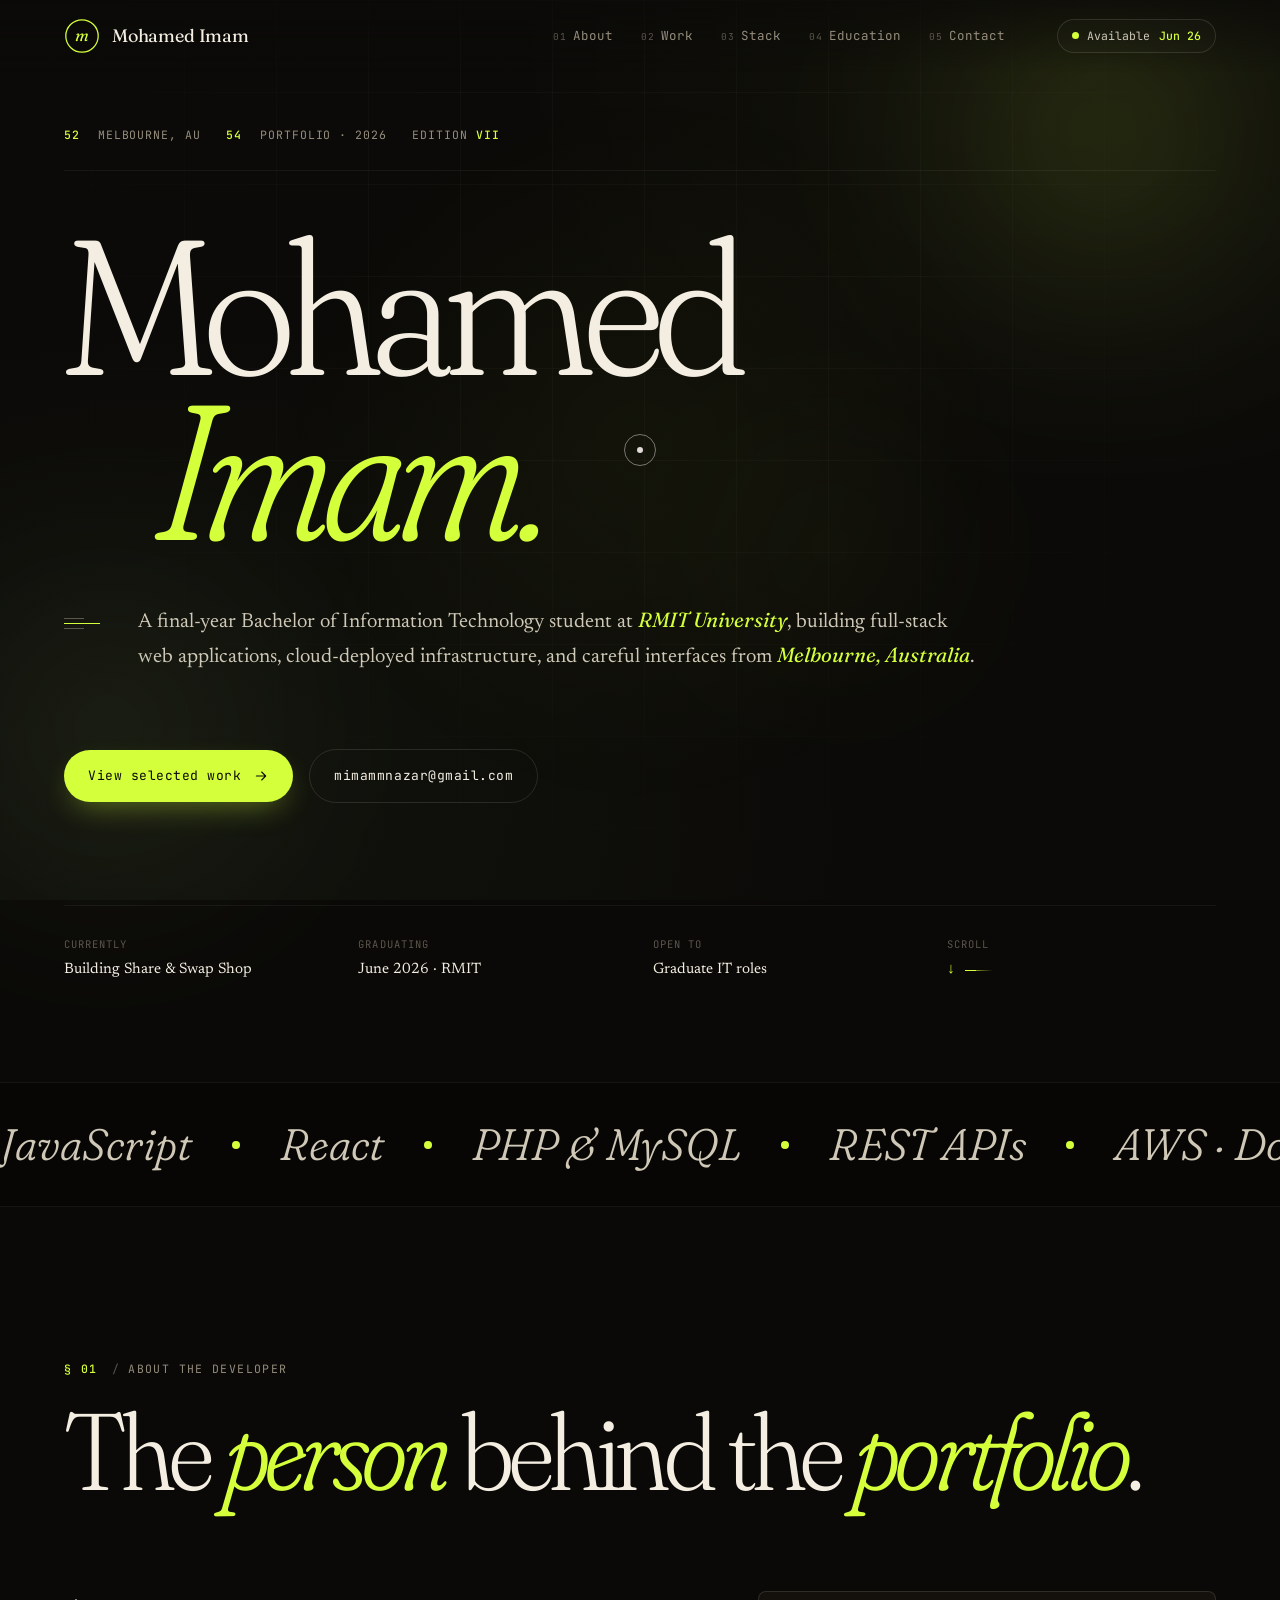
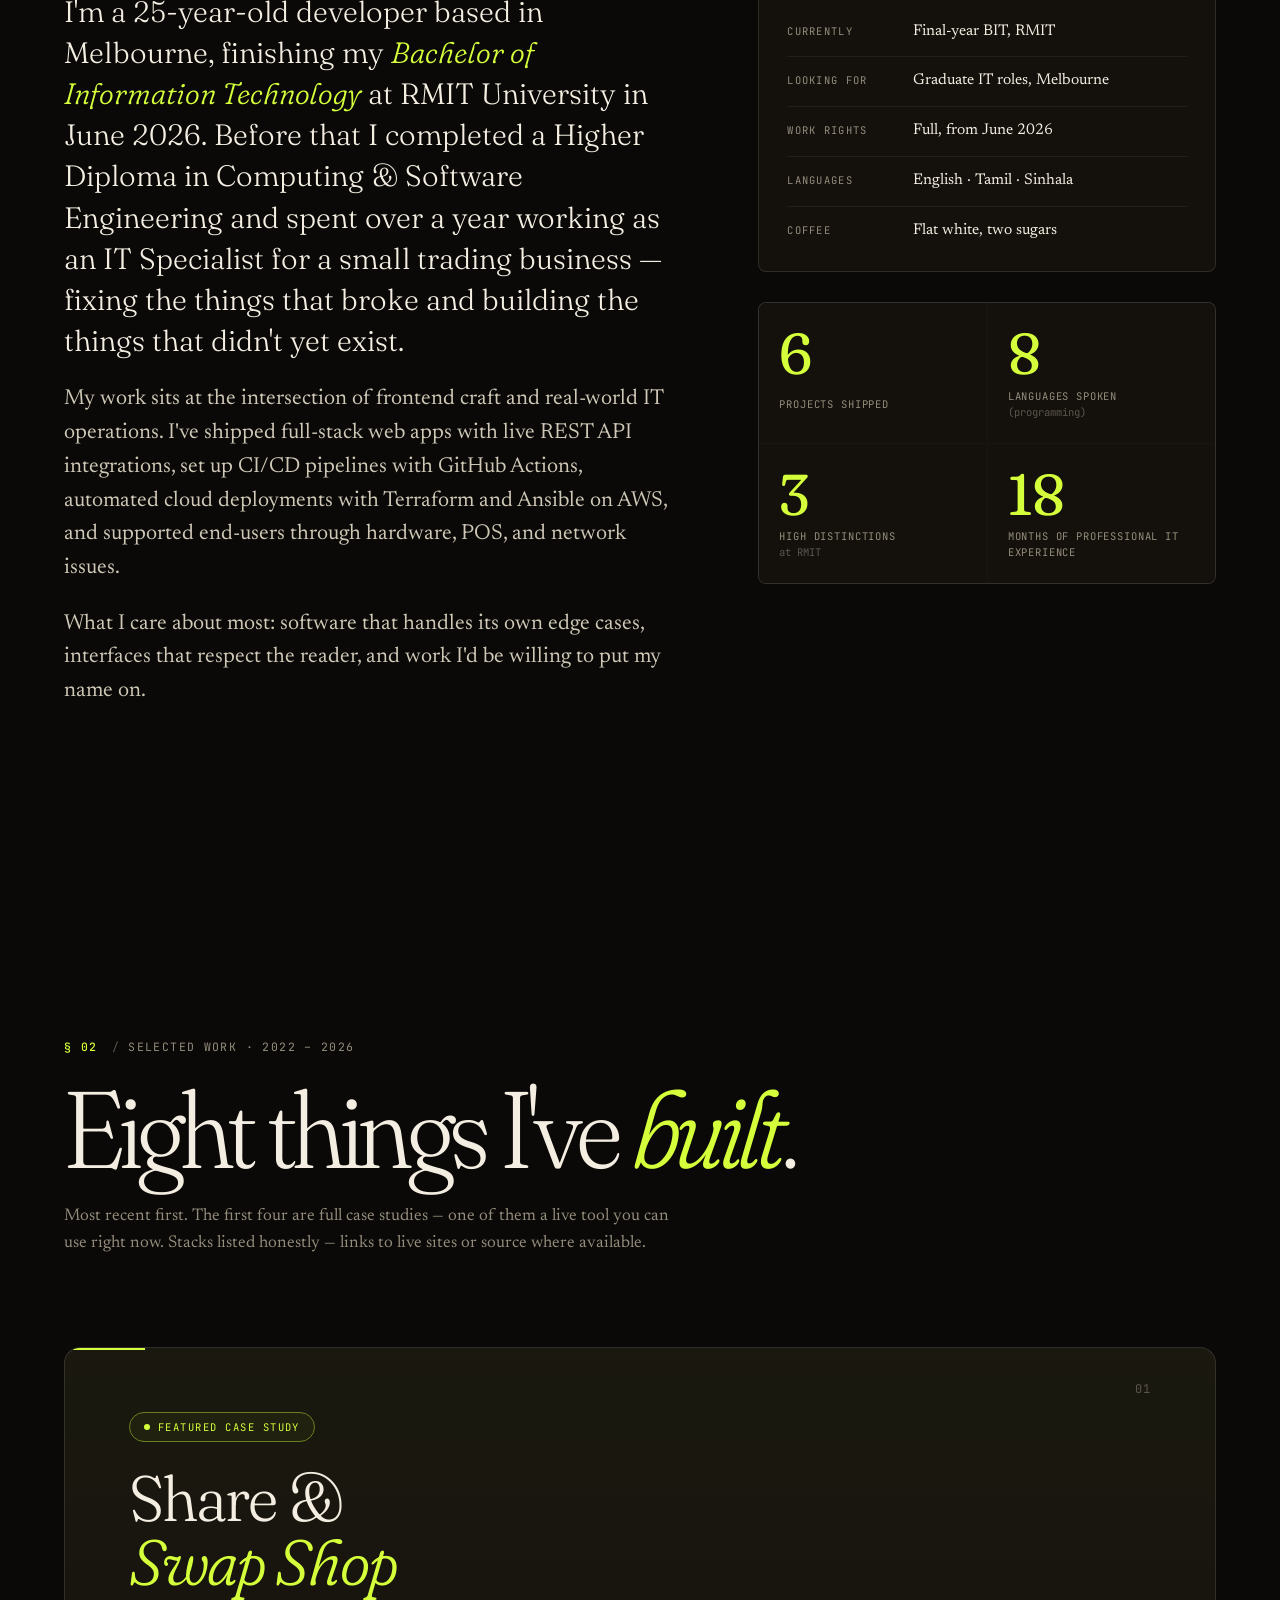
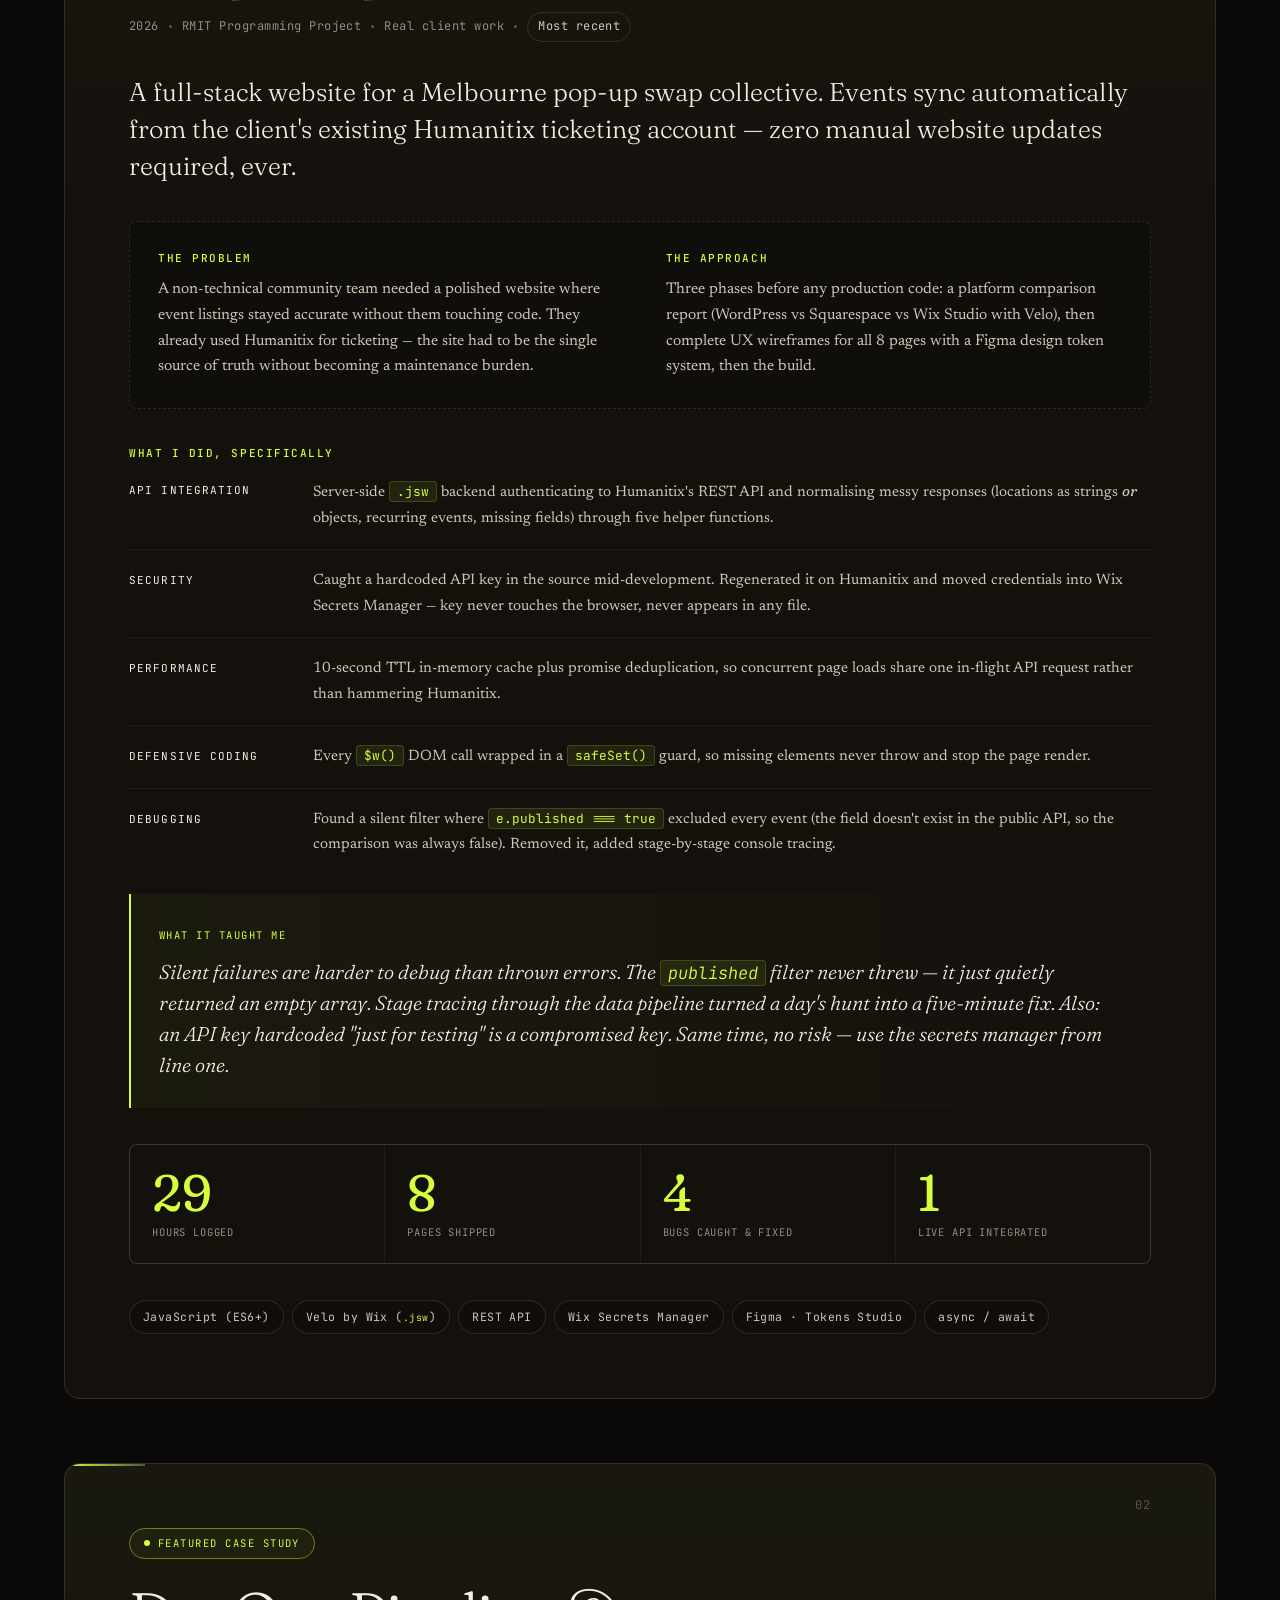
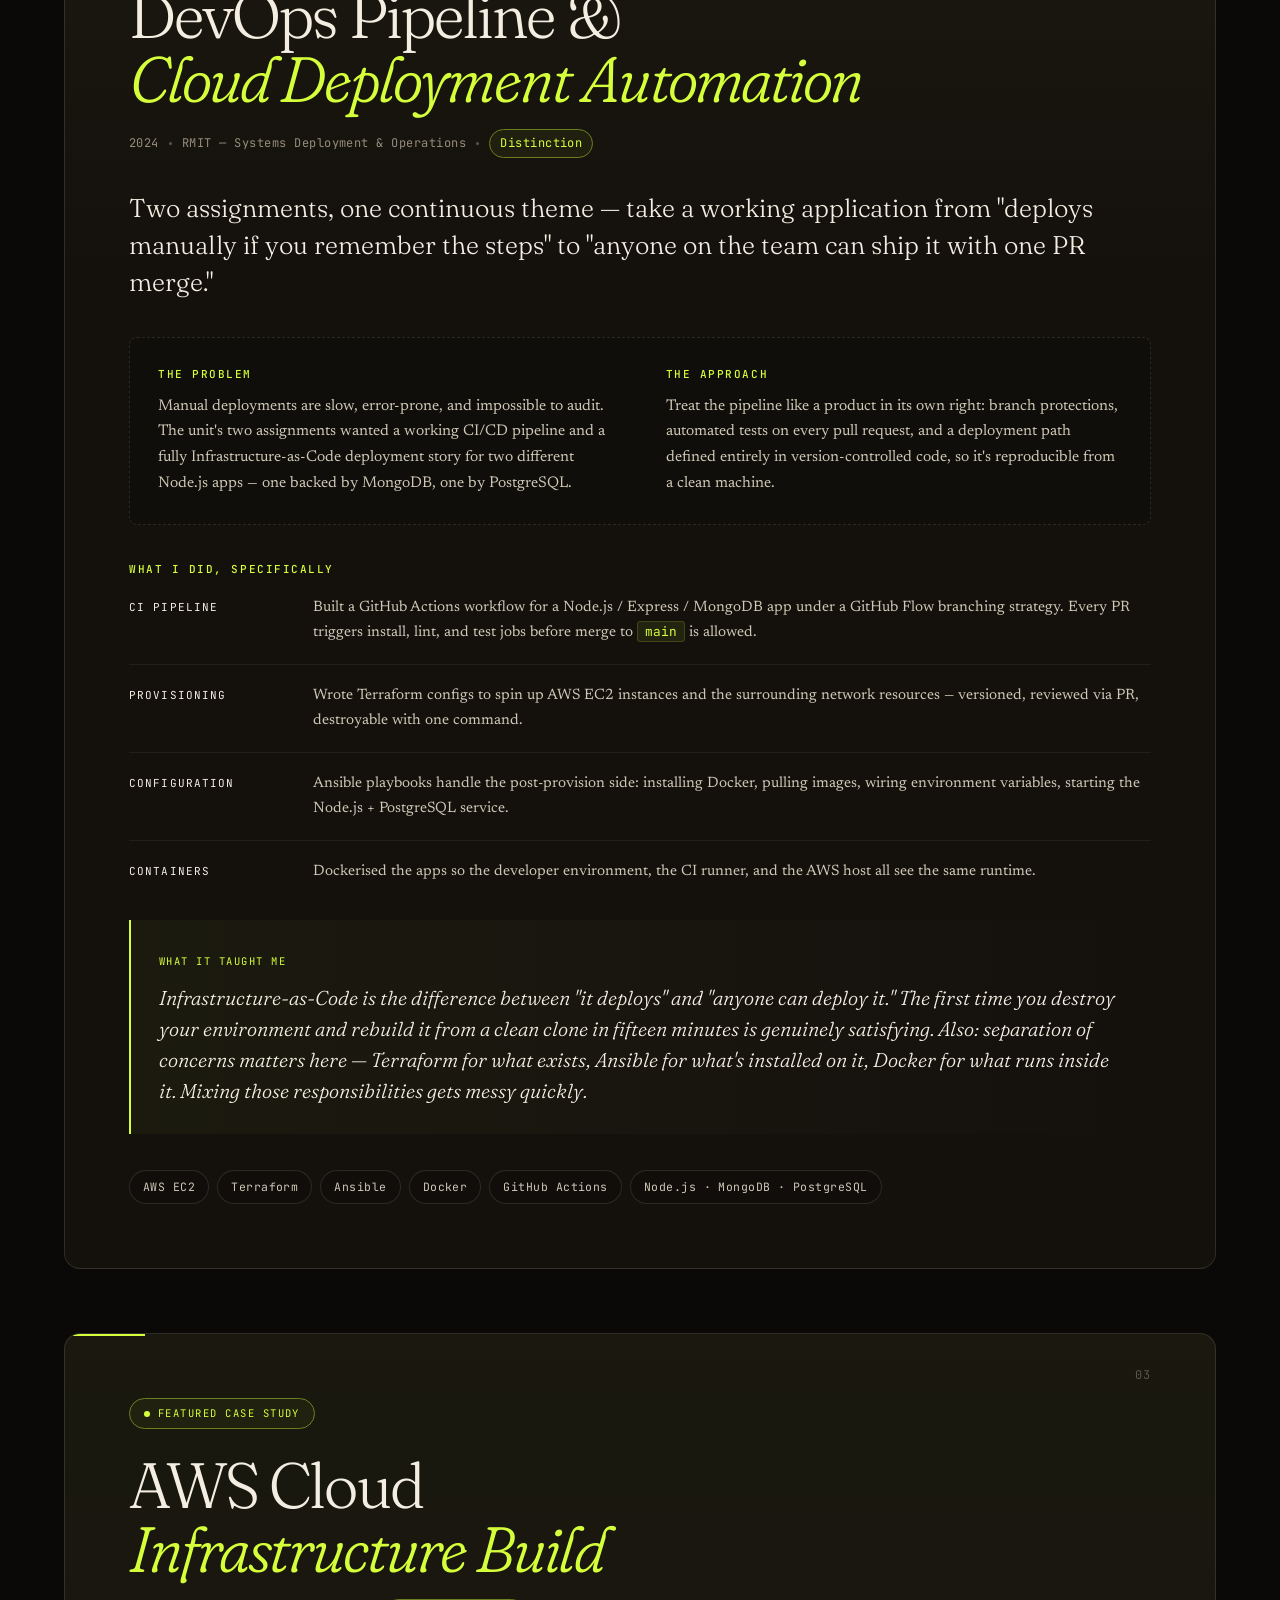
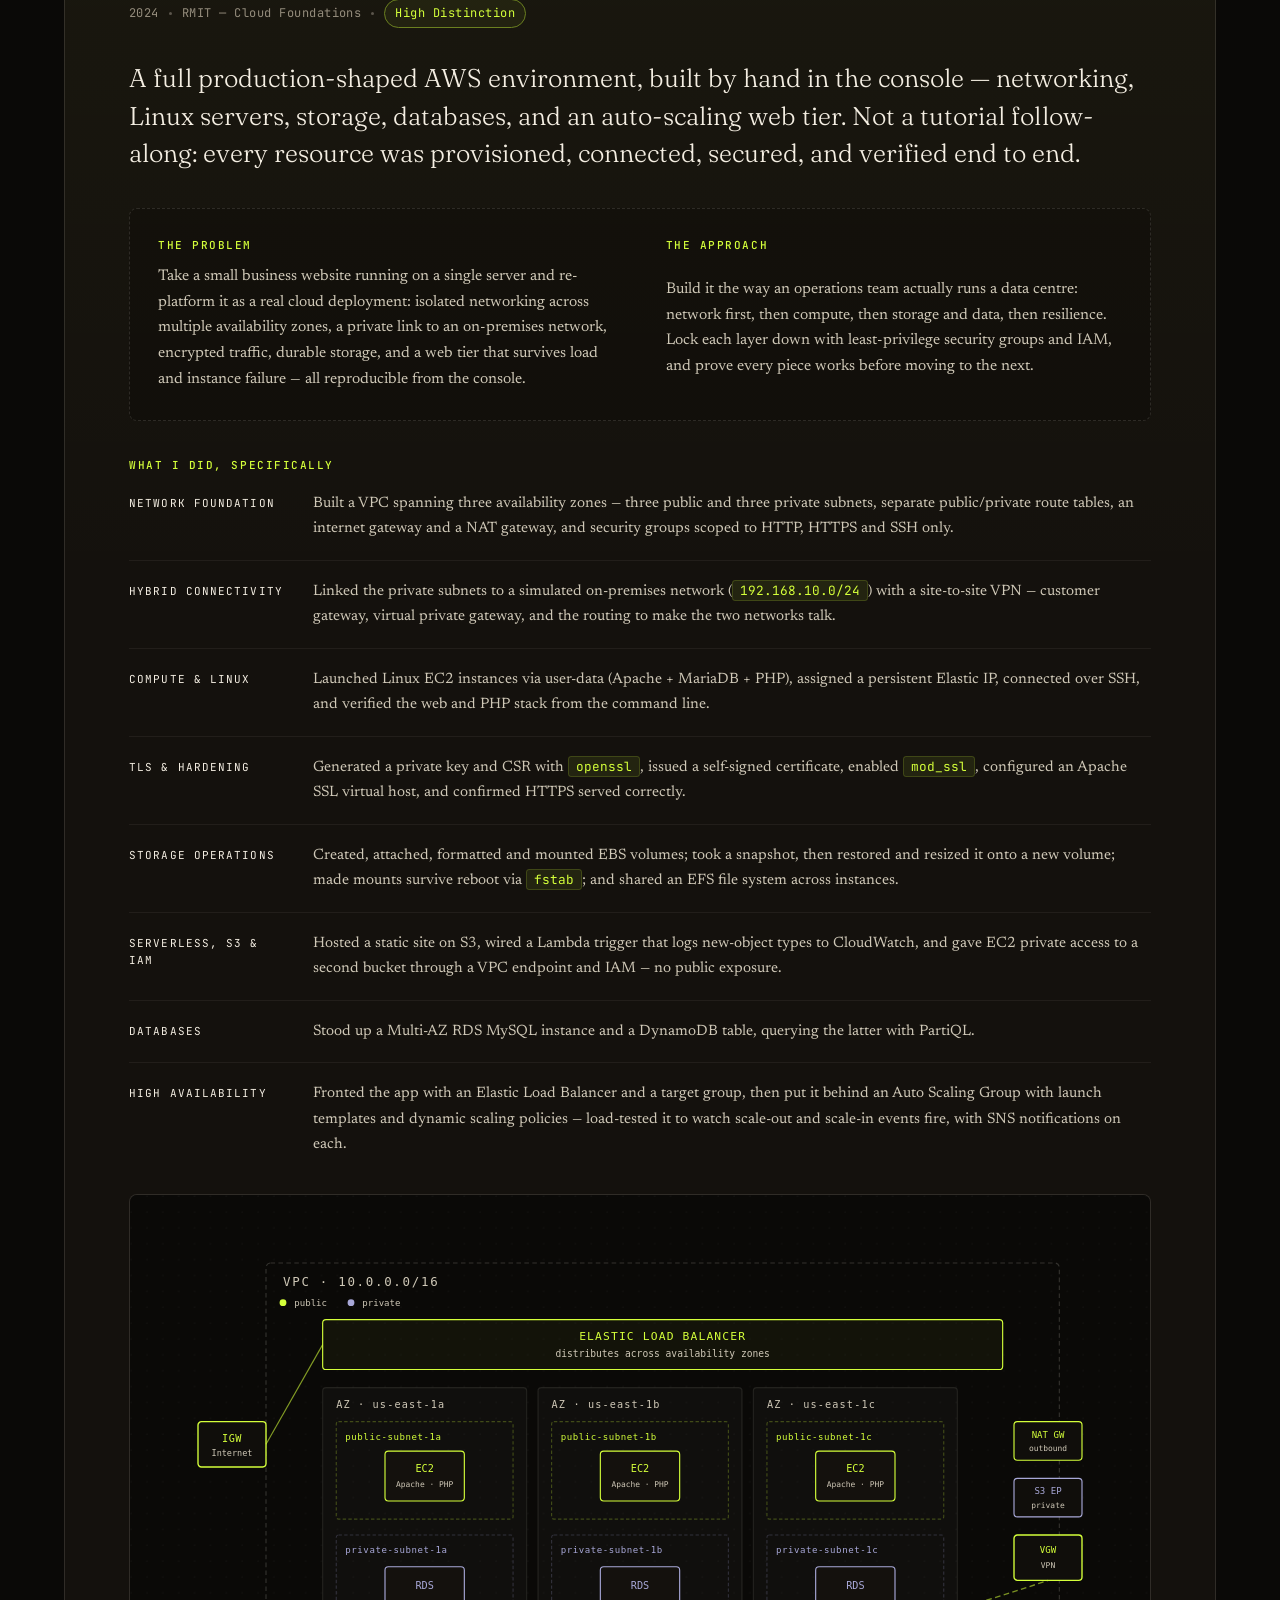
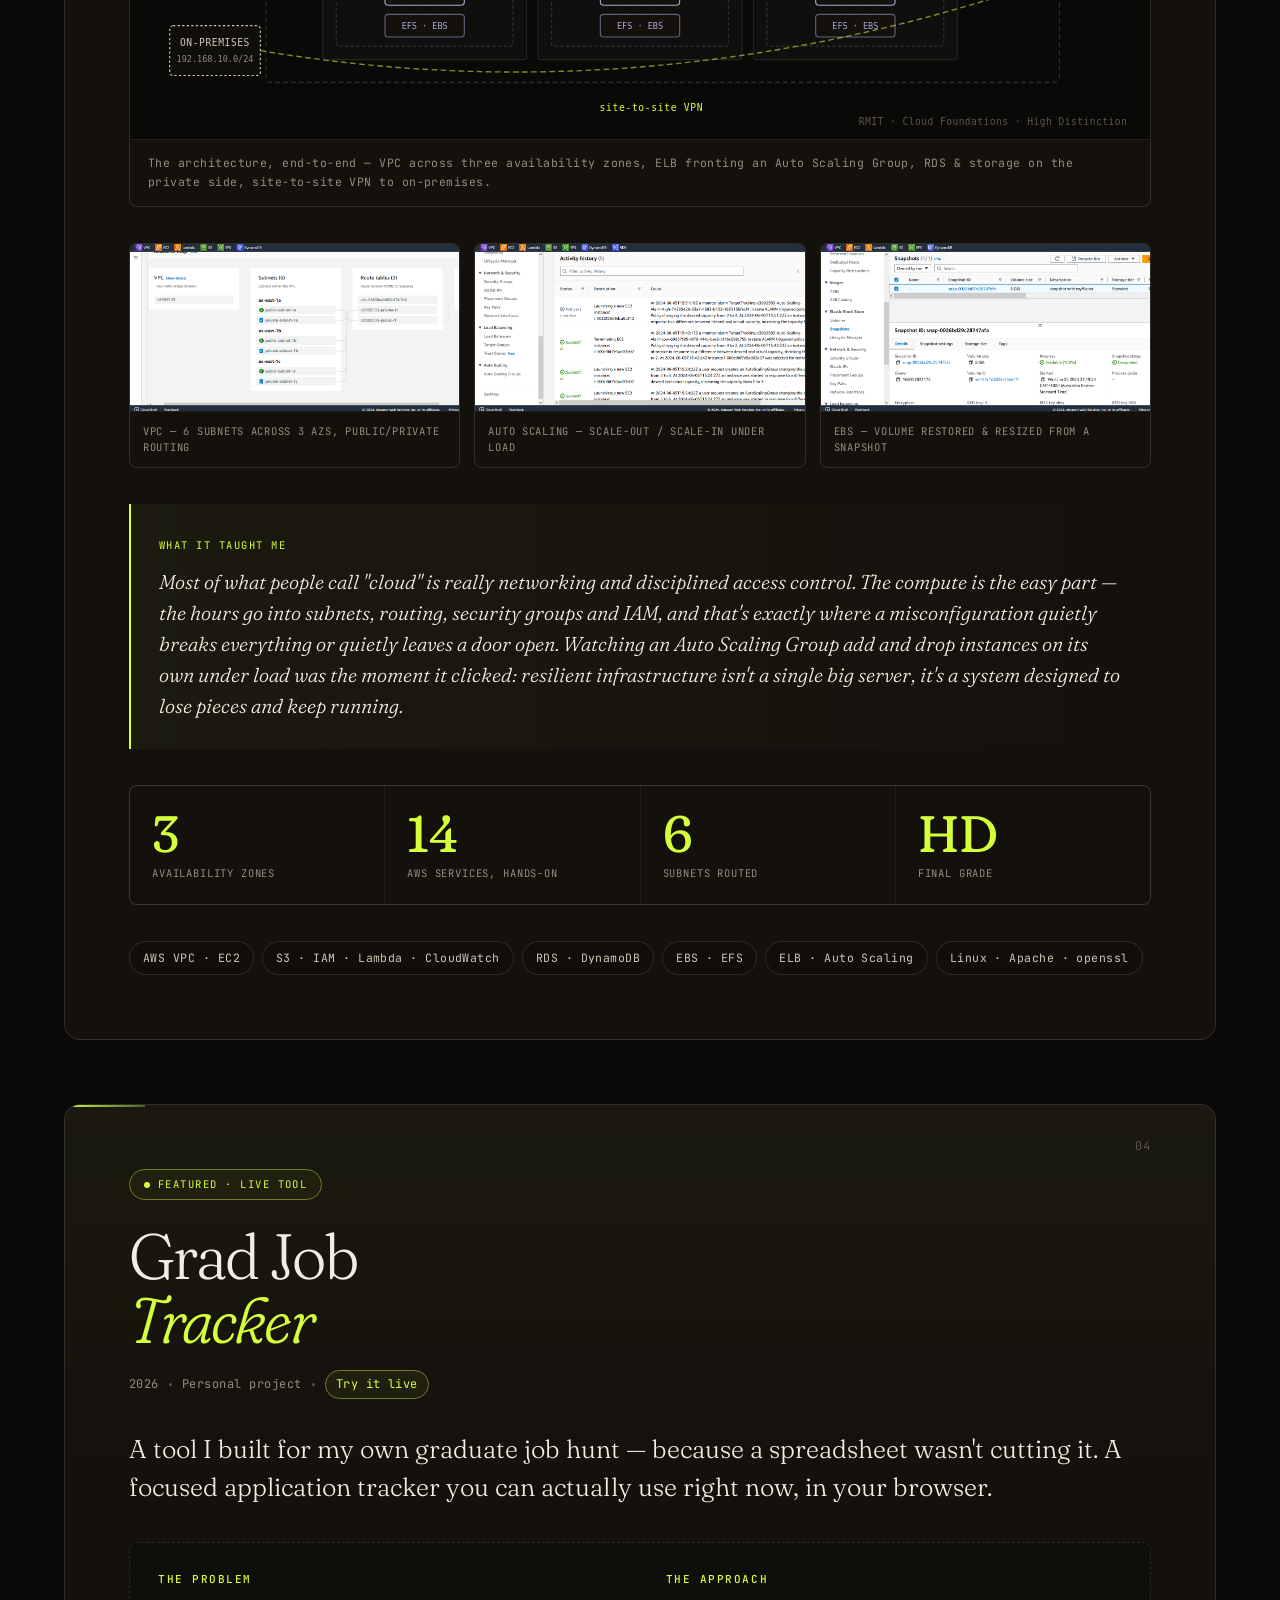
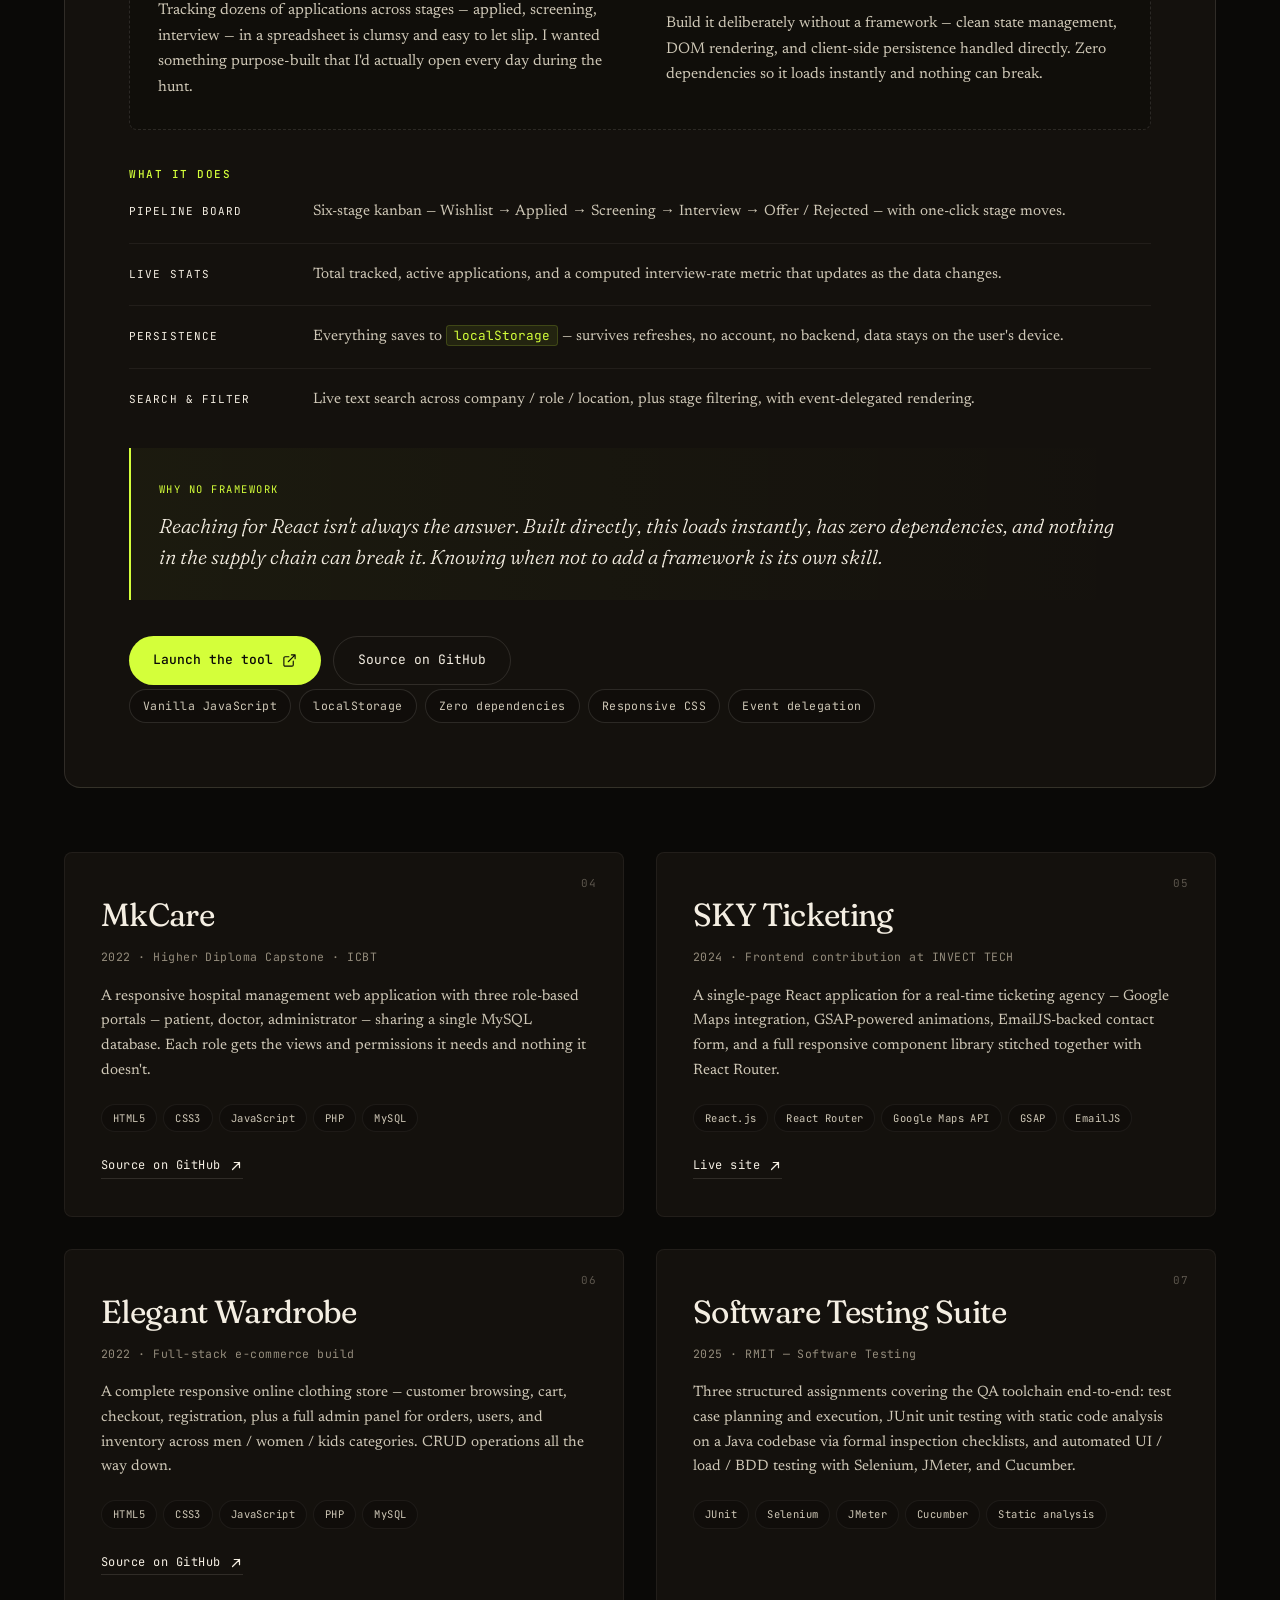
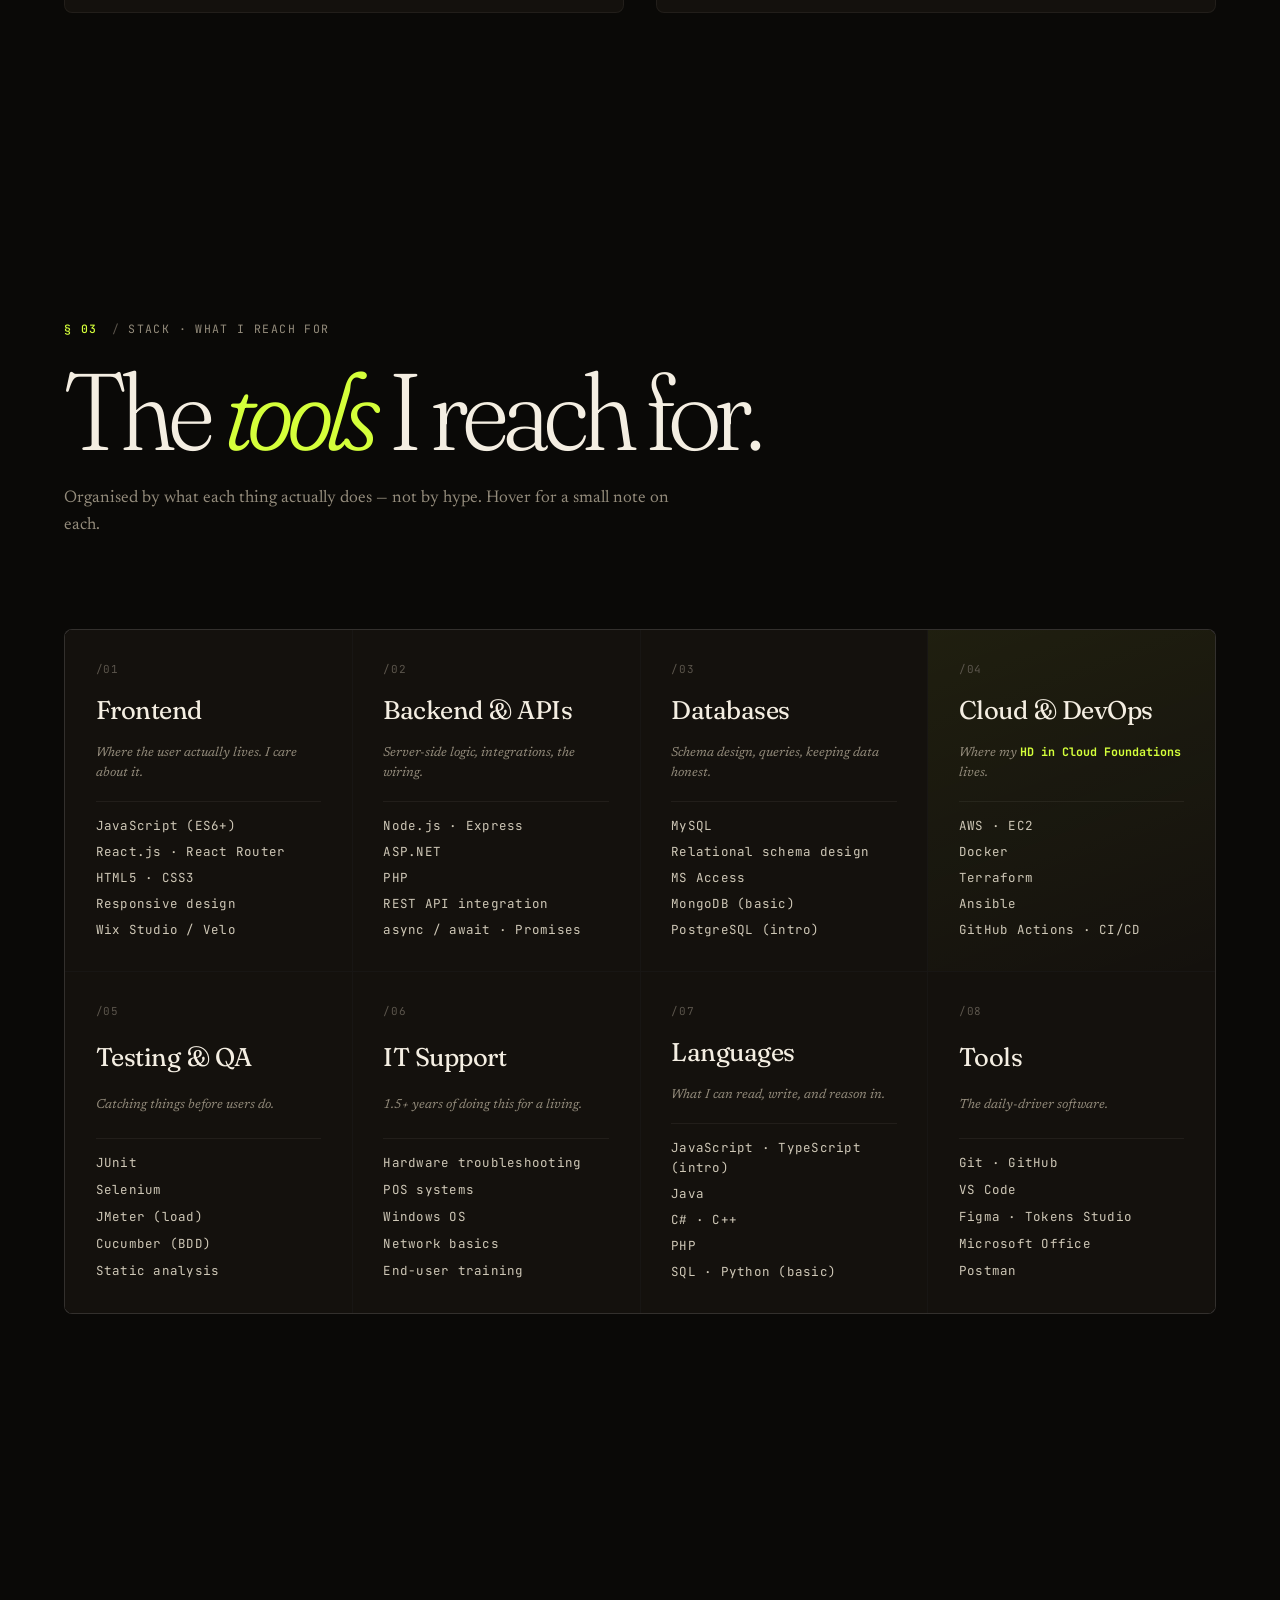
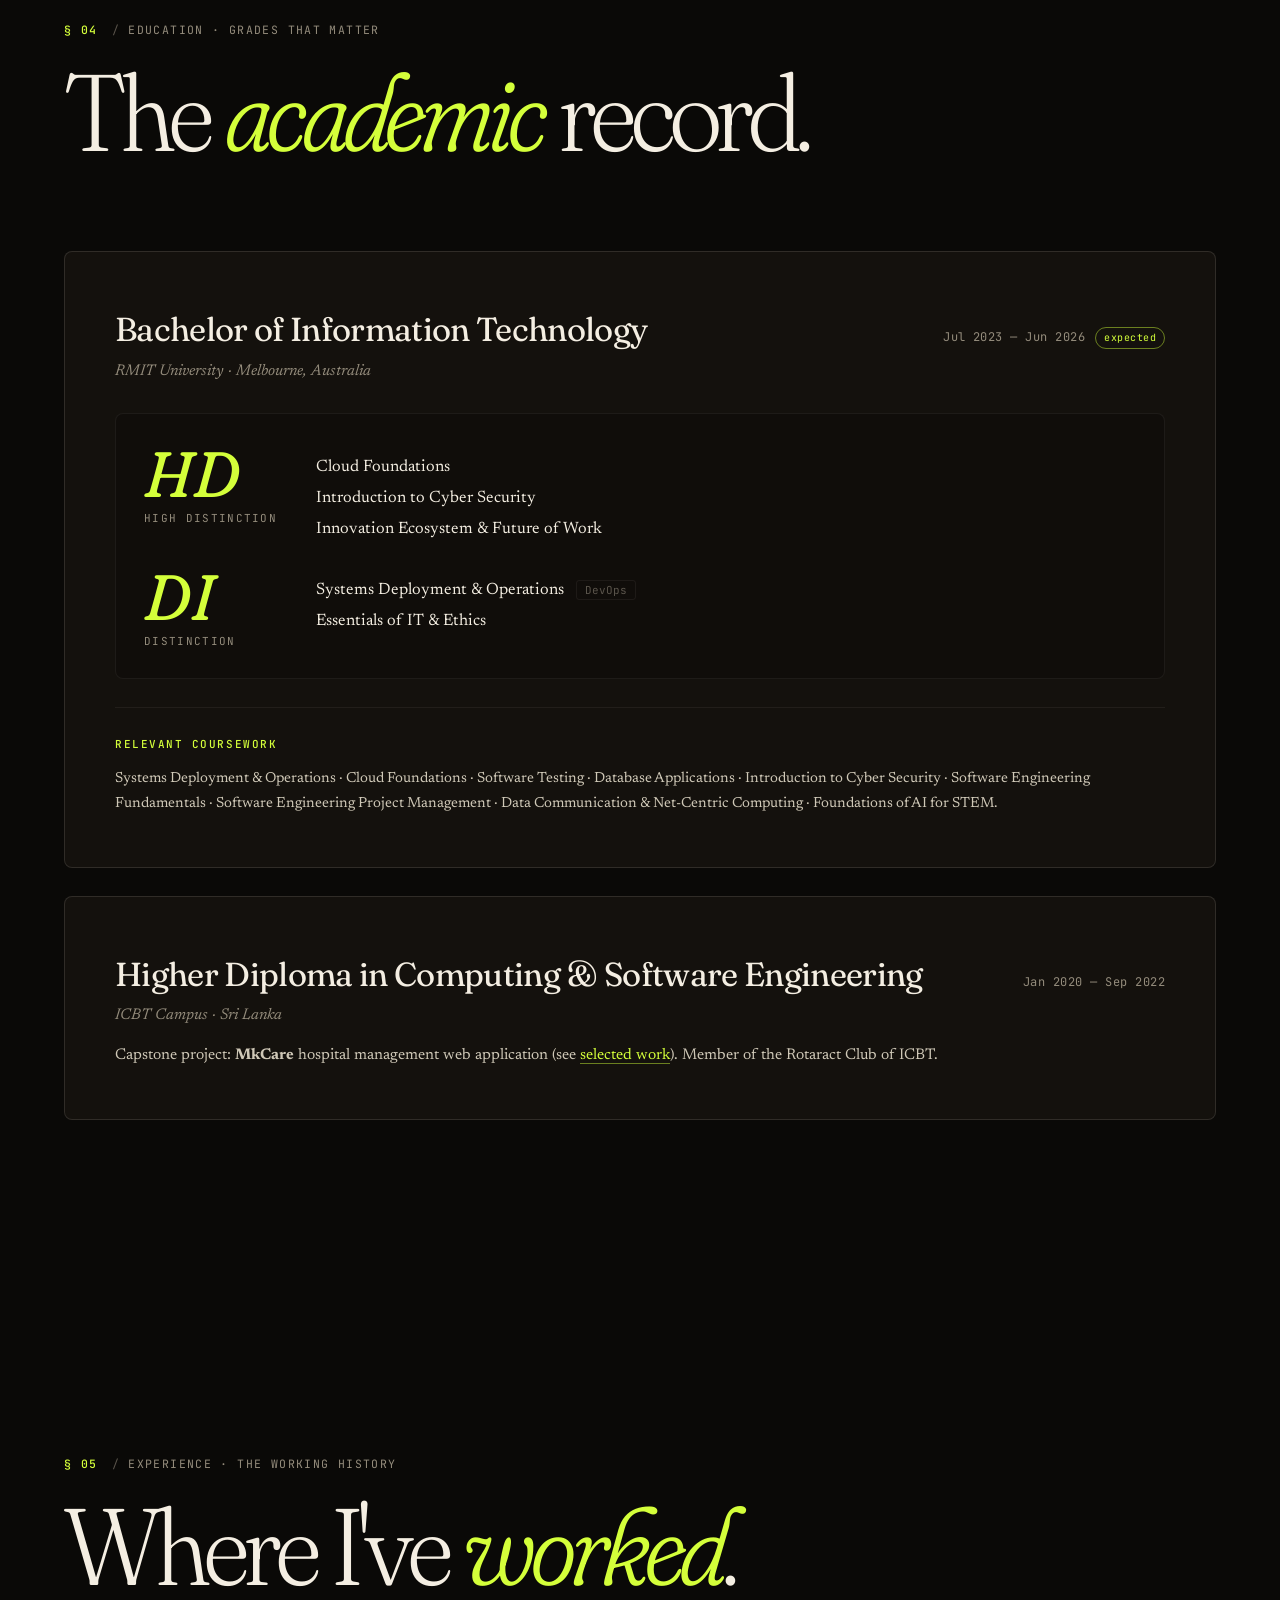
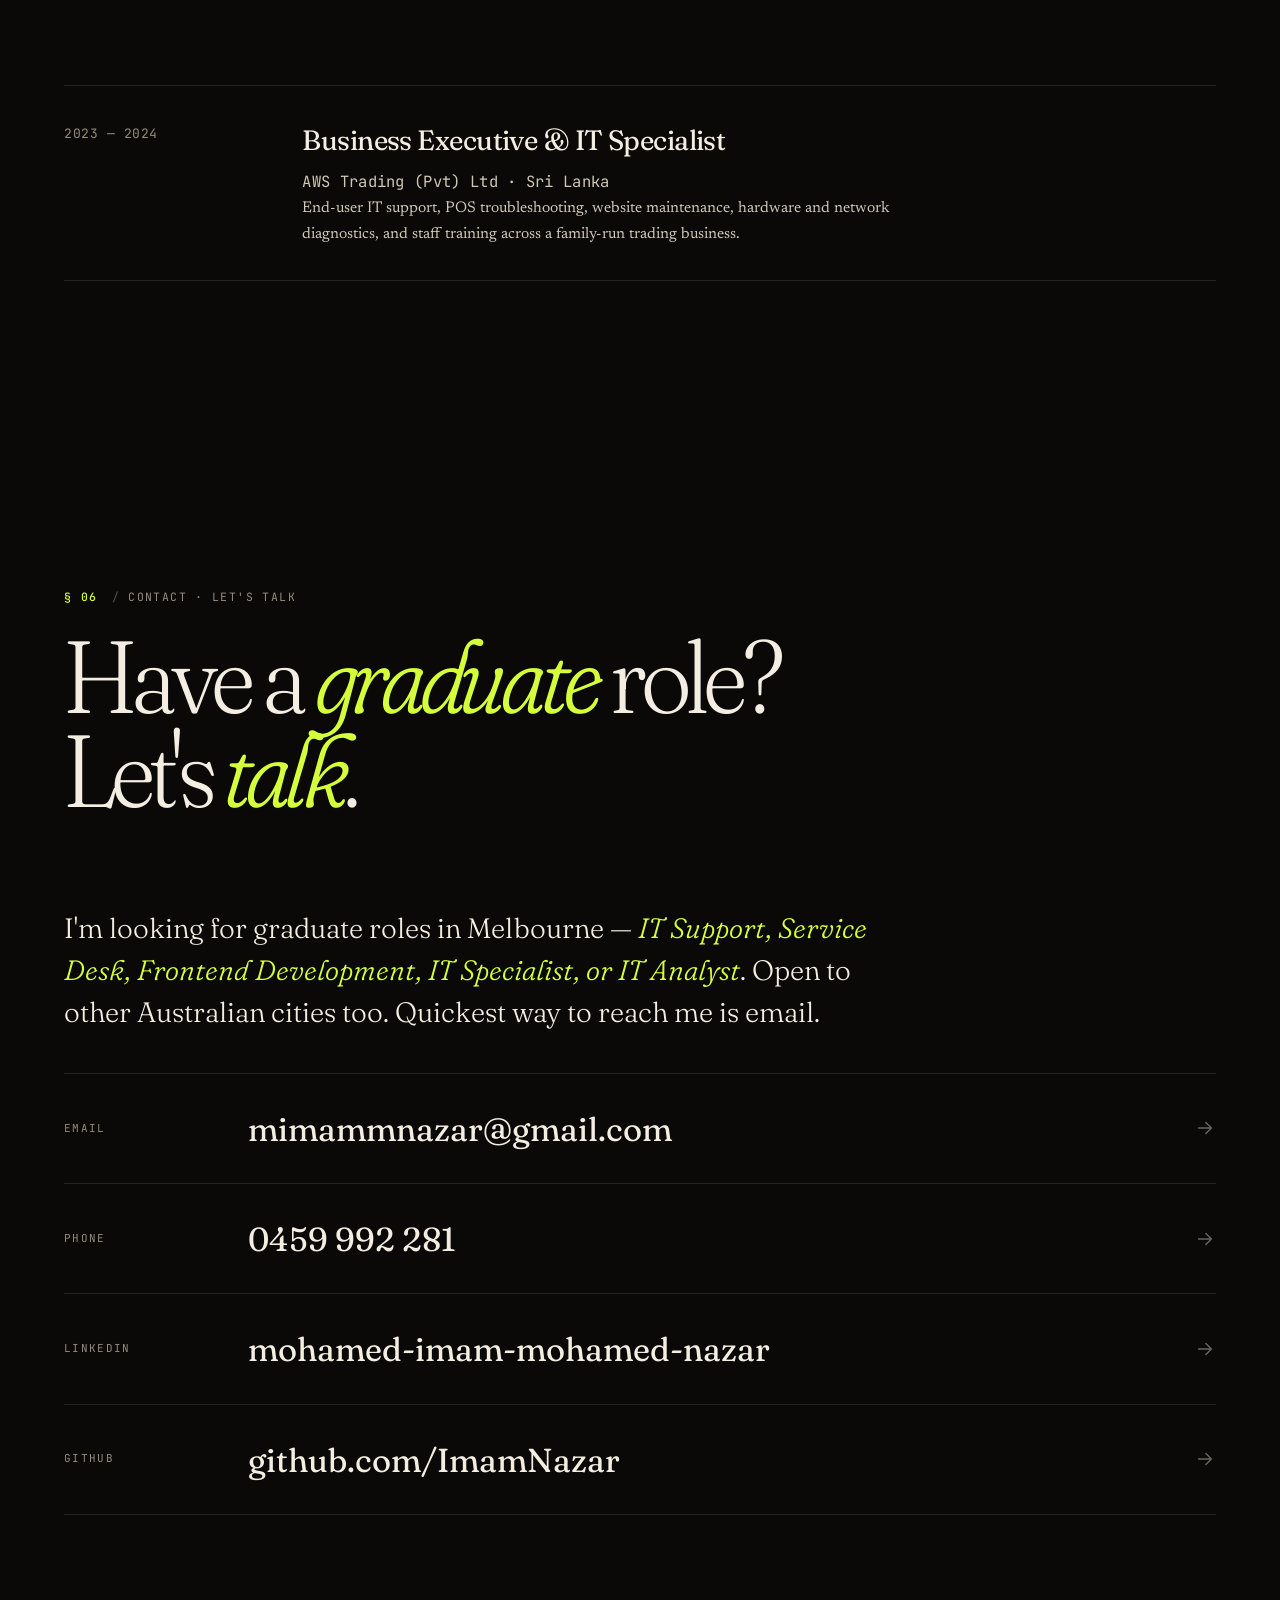
<file: portfolio.html>
<!DOCTYPE html>
<html lang="en">
<head>
  <meta charset="UTF-8" />
  <title>Redirecting…</title>
  <link rel="canonical" href="/#work" />
  <meta http-equiv="refresh" content="0; url=/#work" />
  <script>window.location.replace("/#work");</script>
</head>
<body>
  <p>Redirecting to <a href="/#work">work</a>…</p>
</body>
</html>
</file>
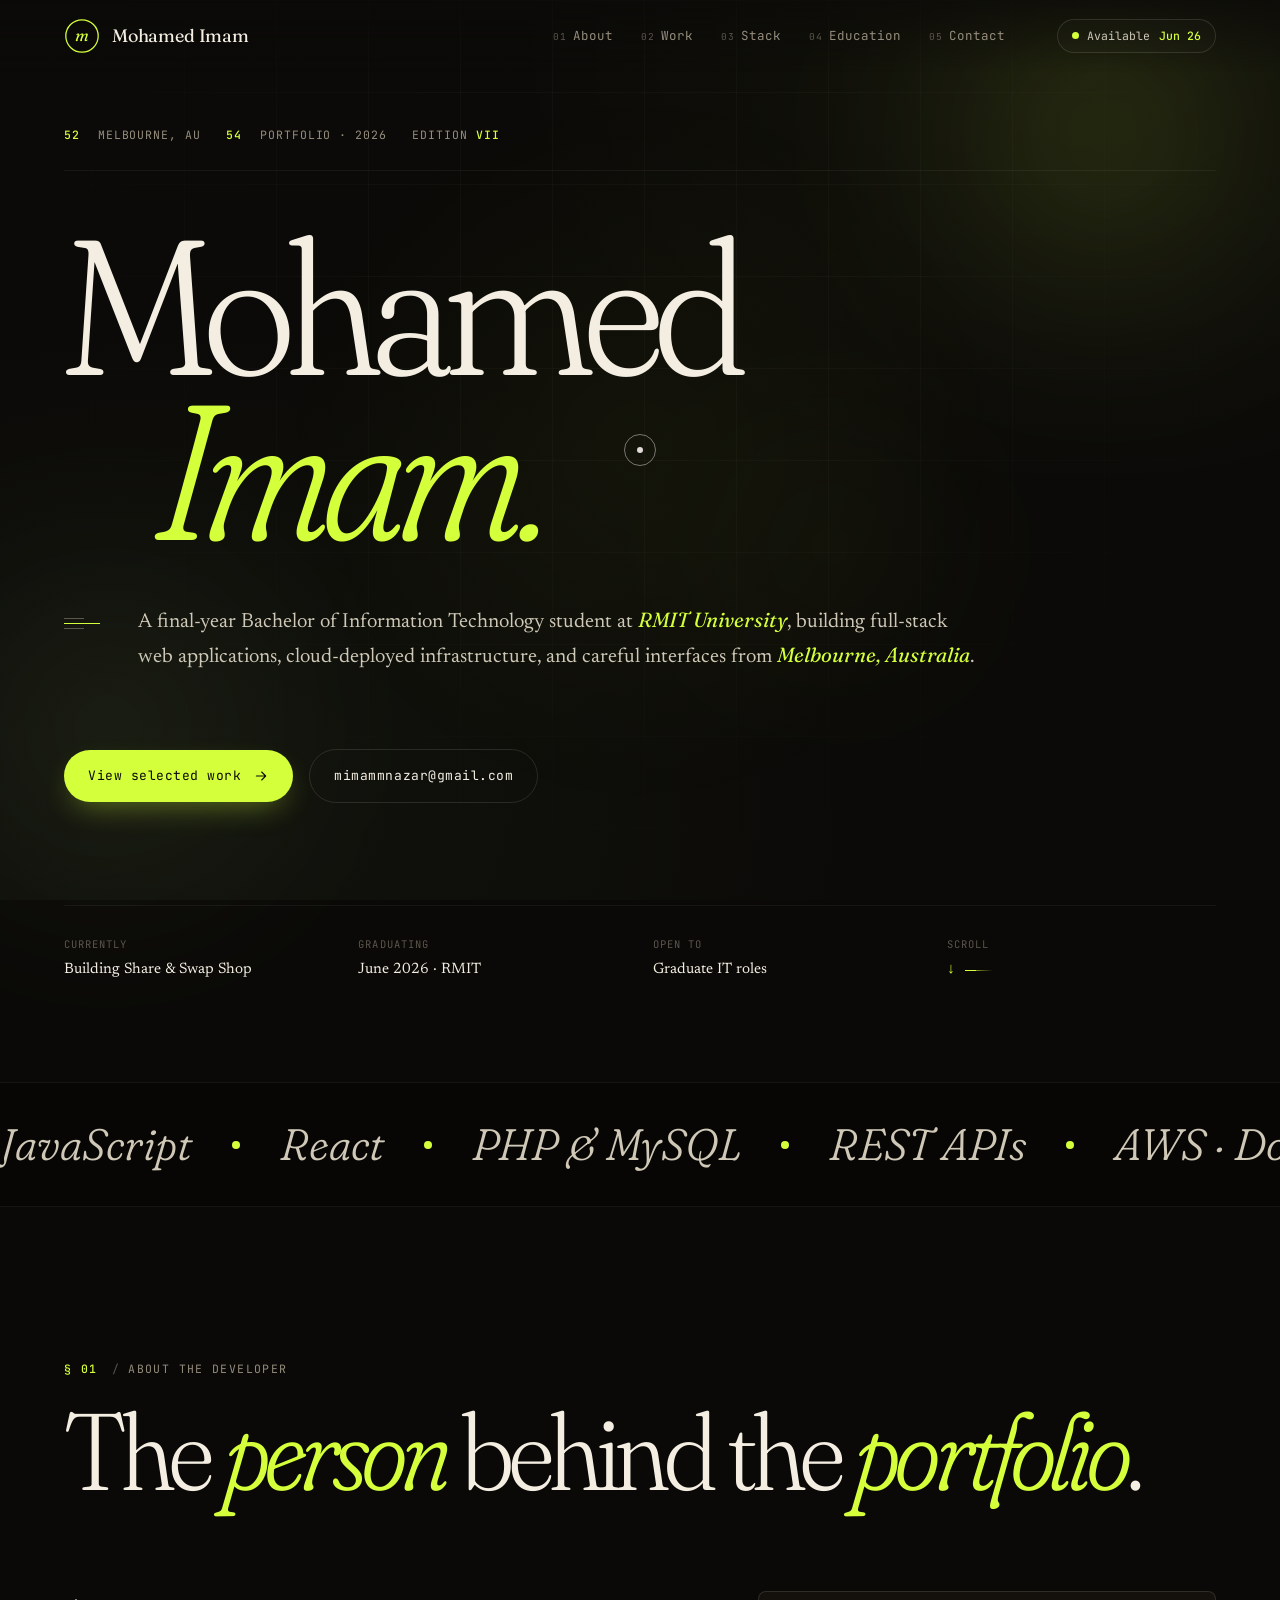
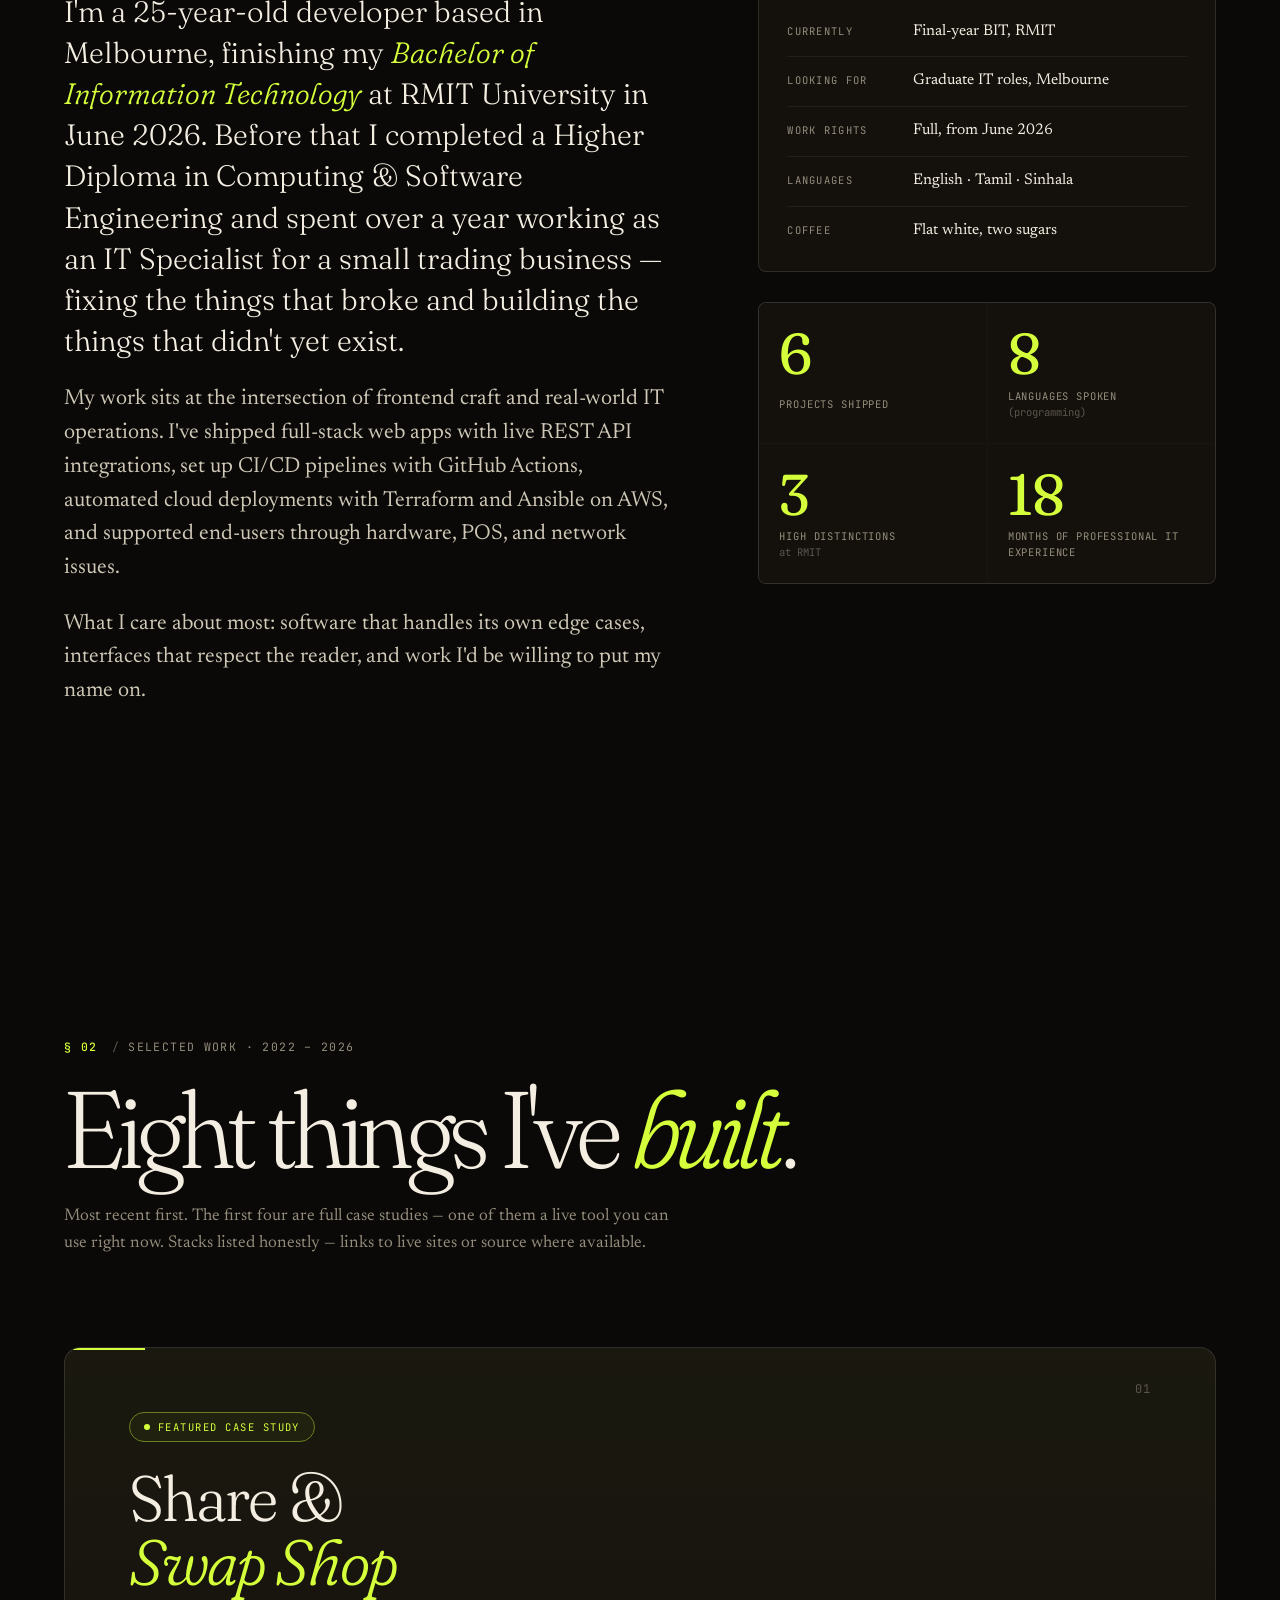
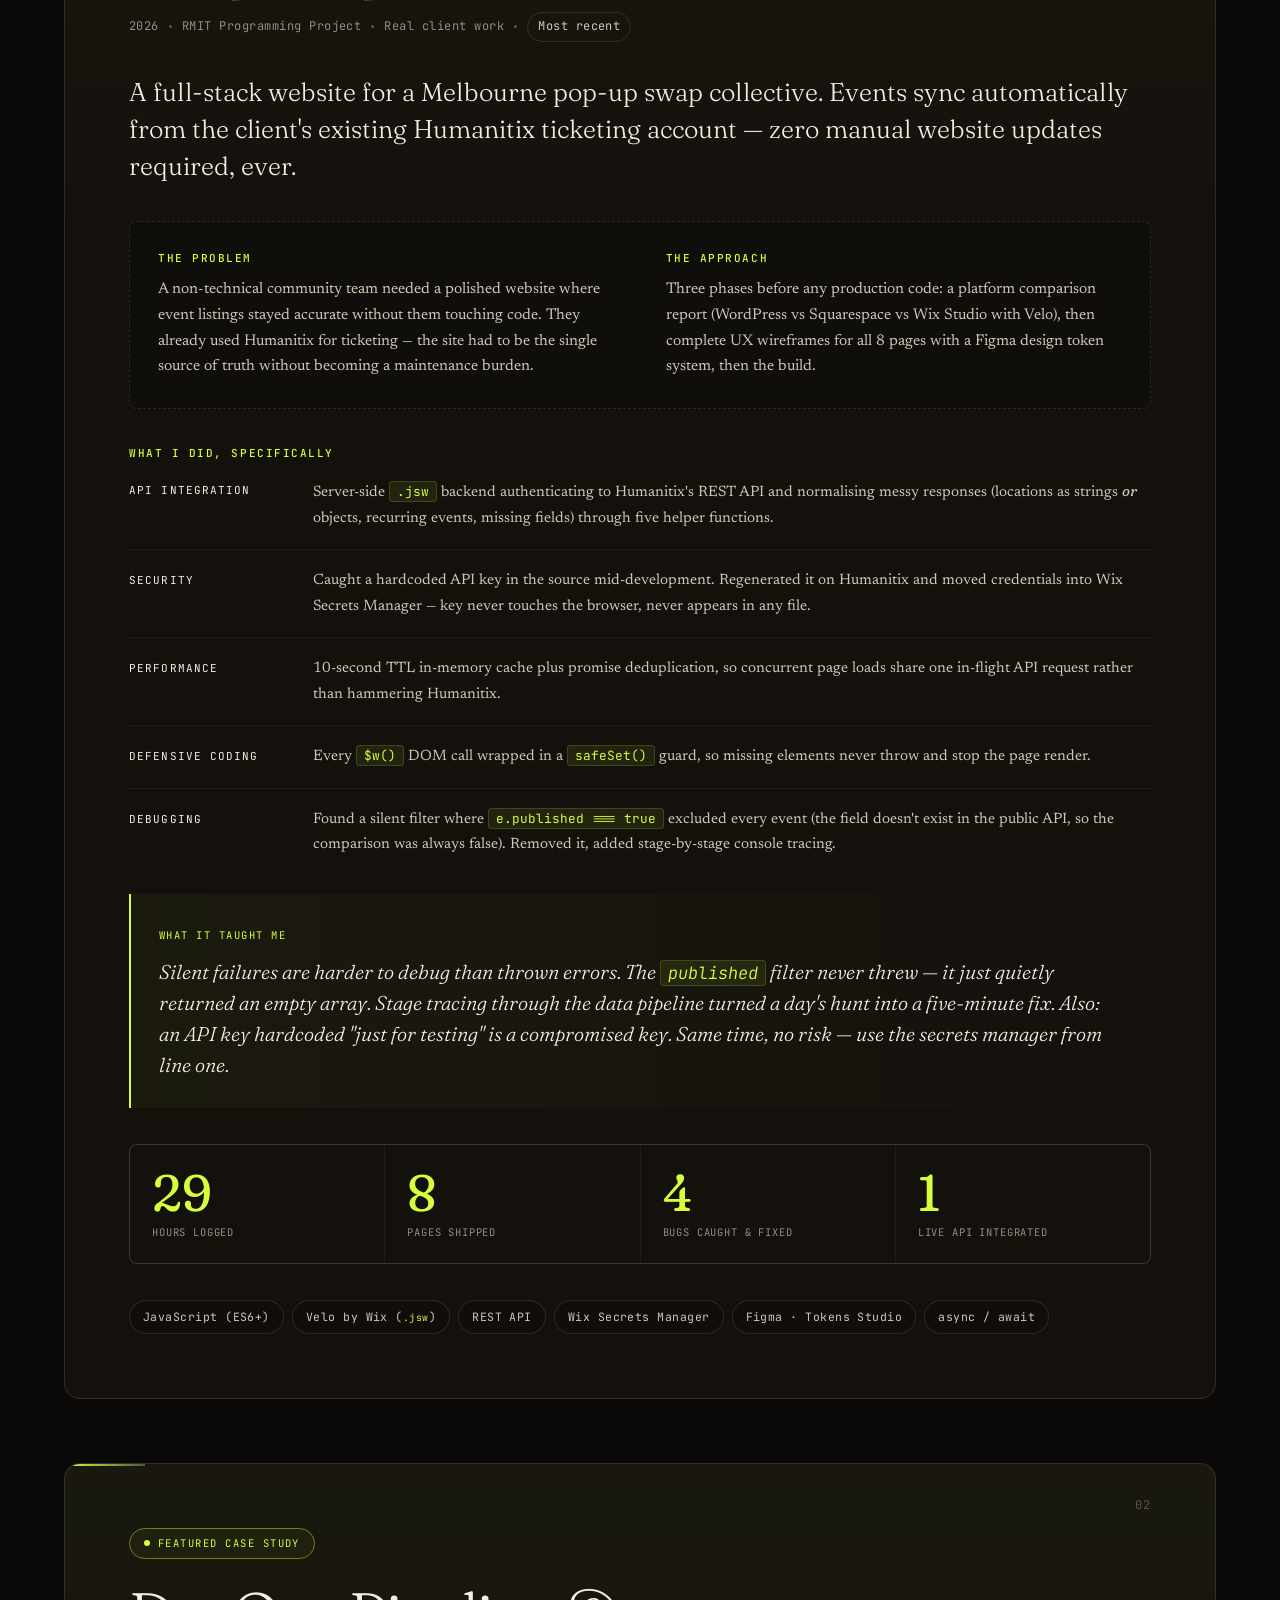
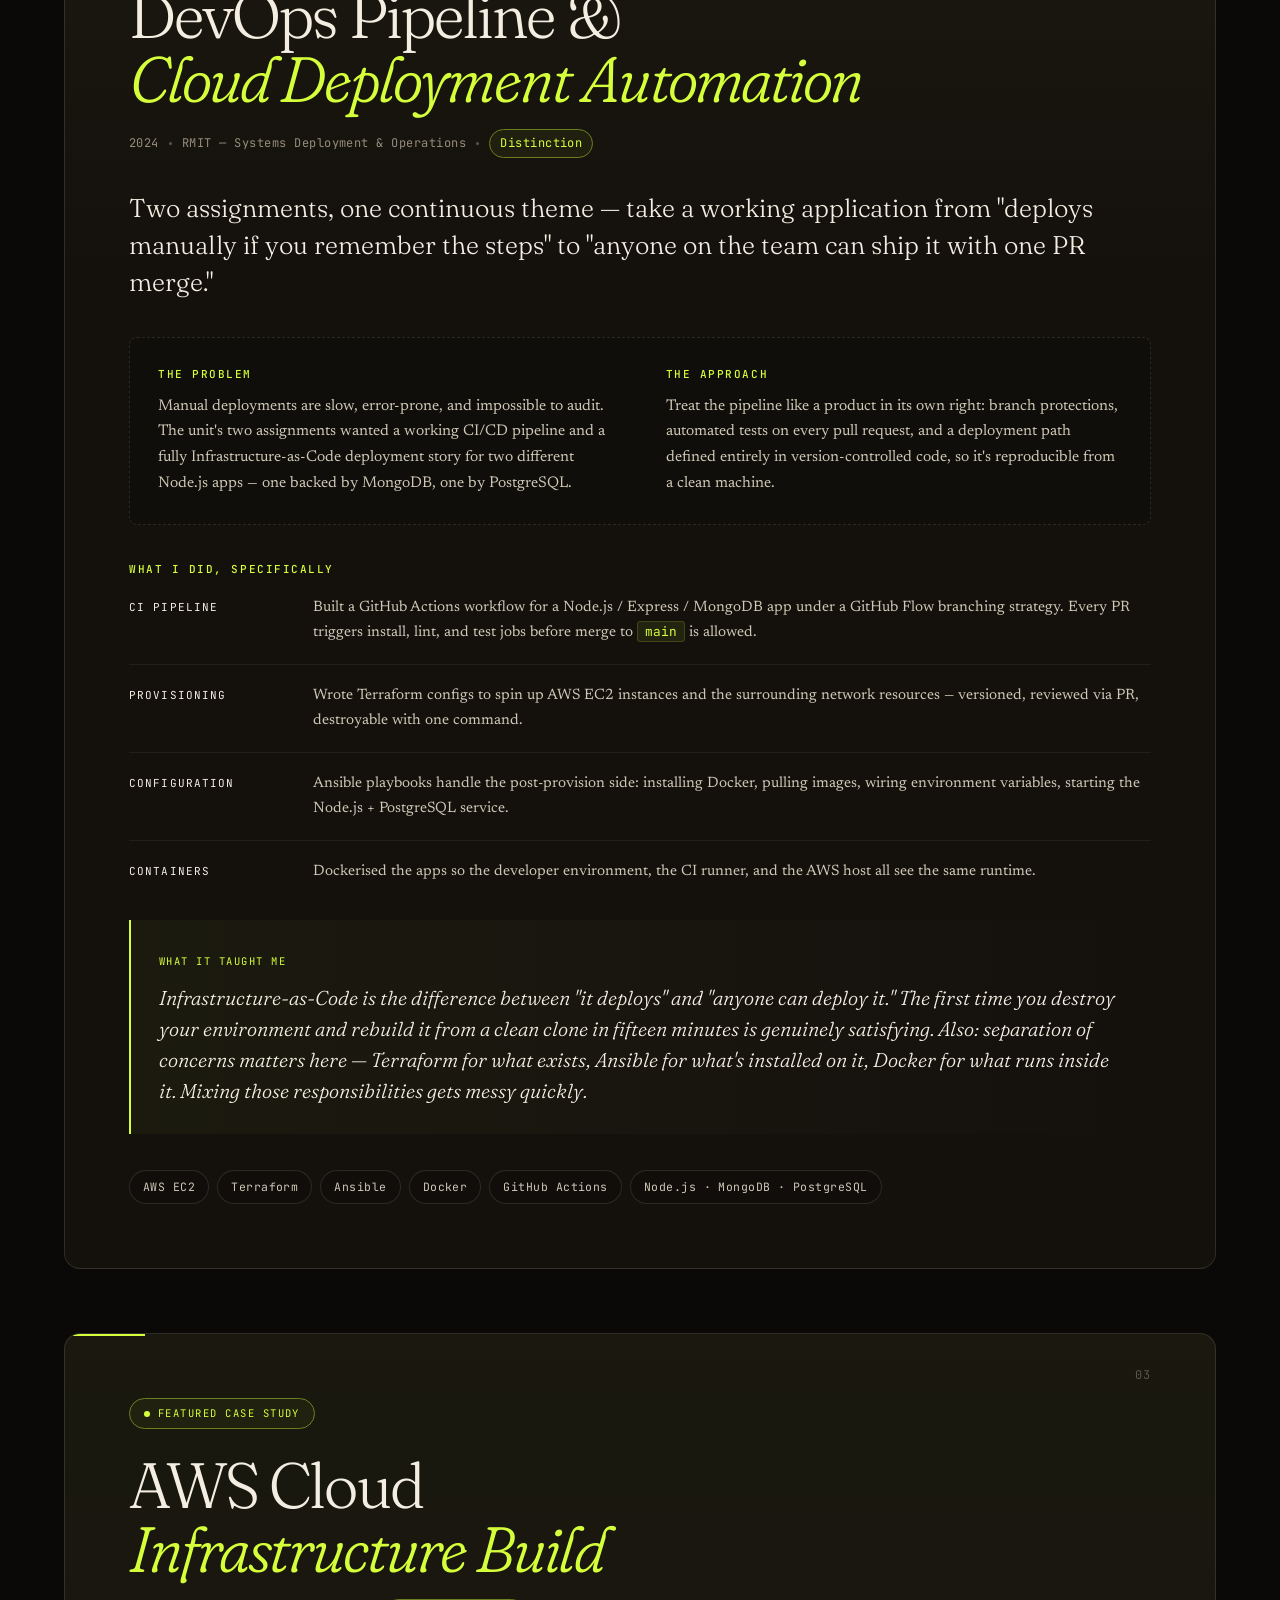
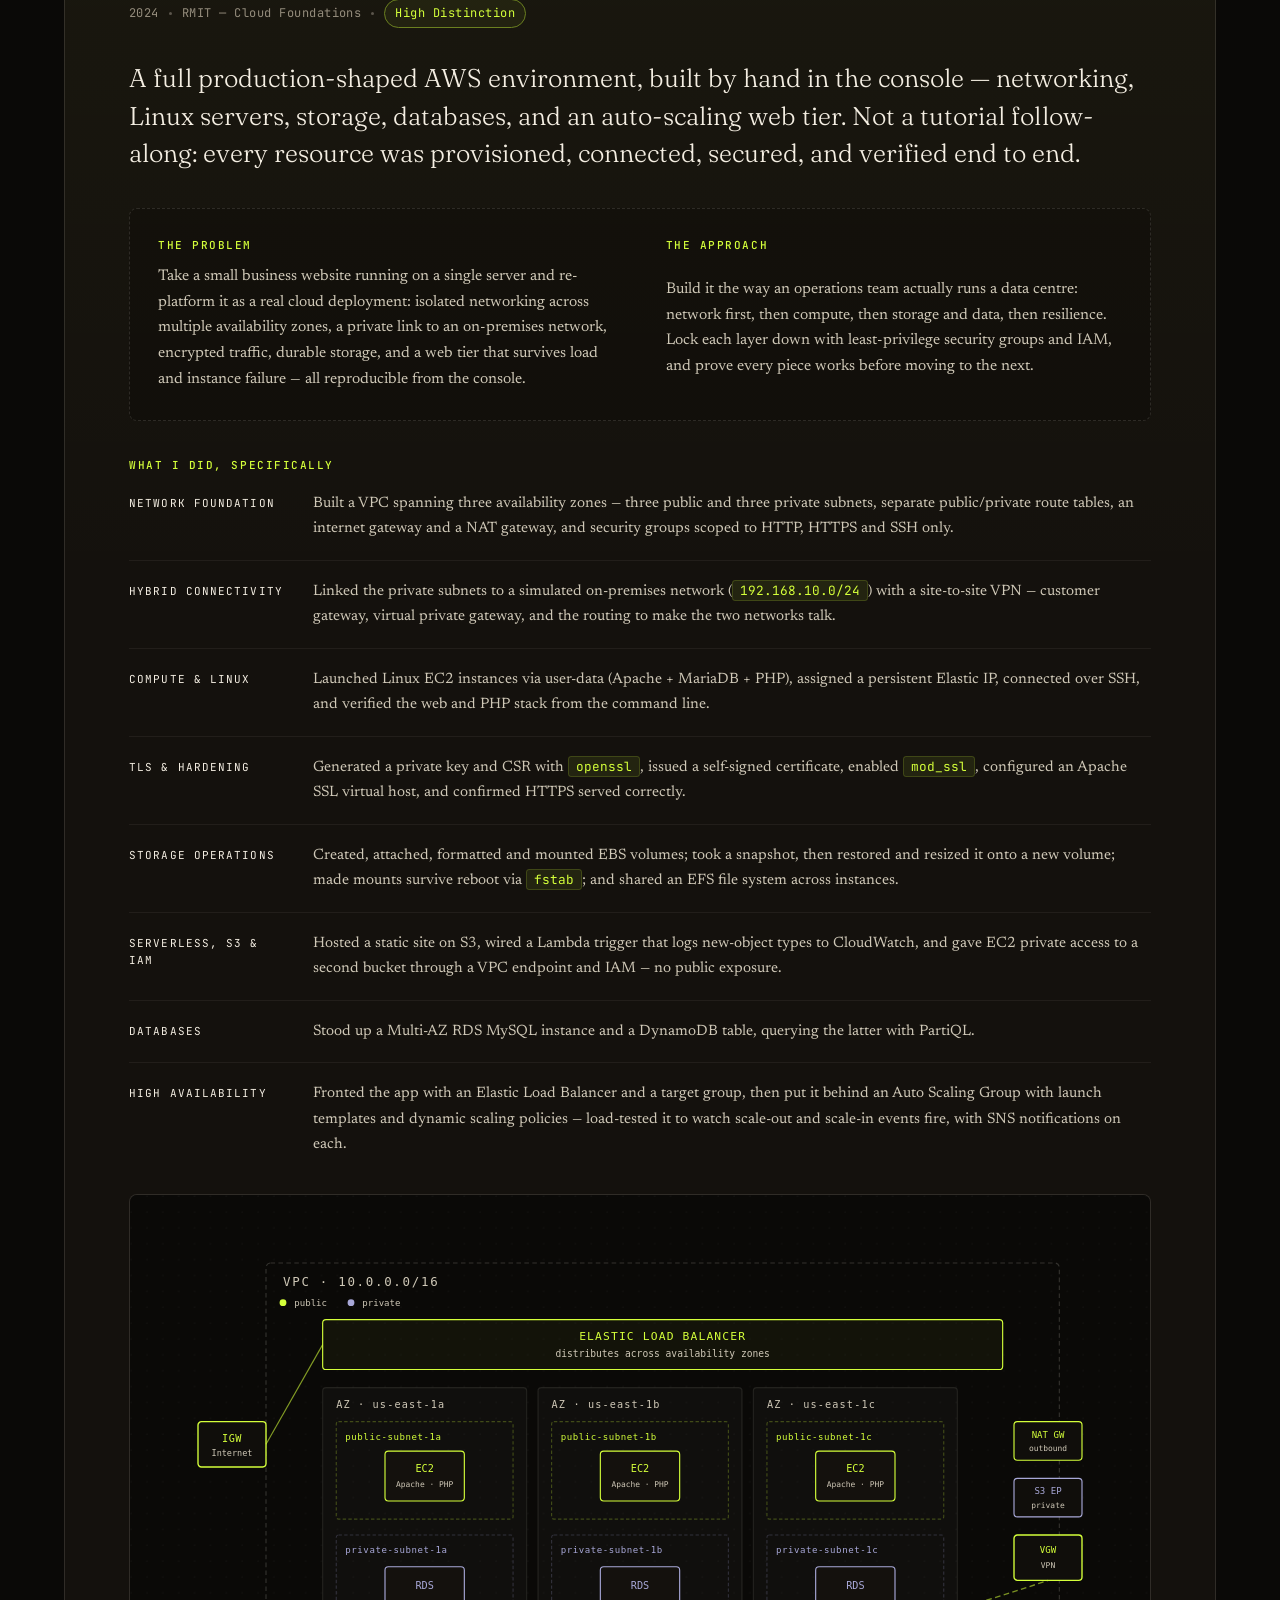
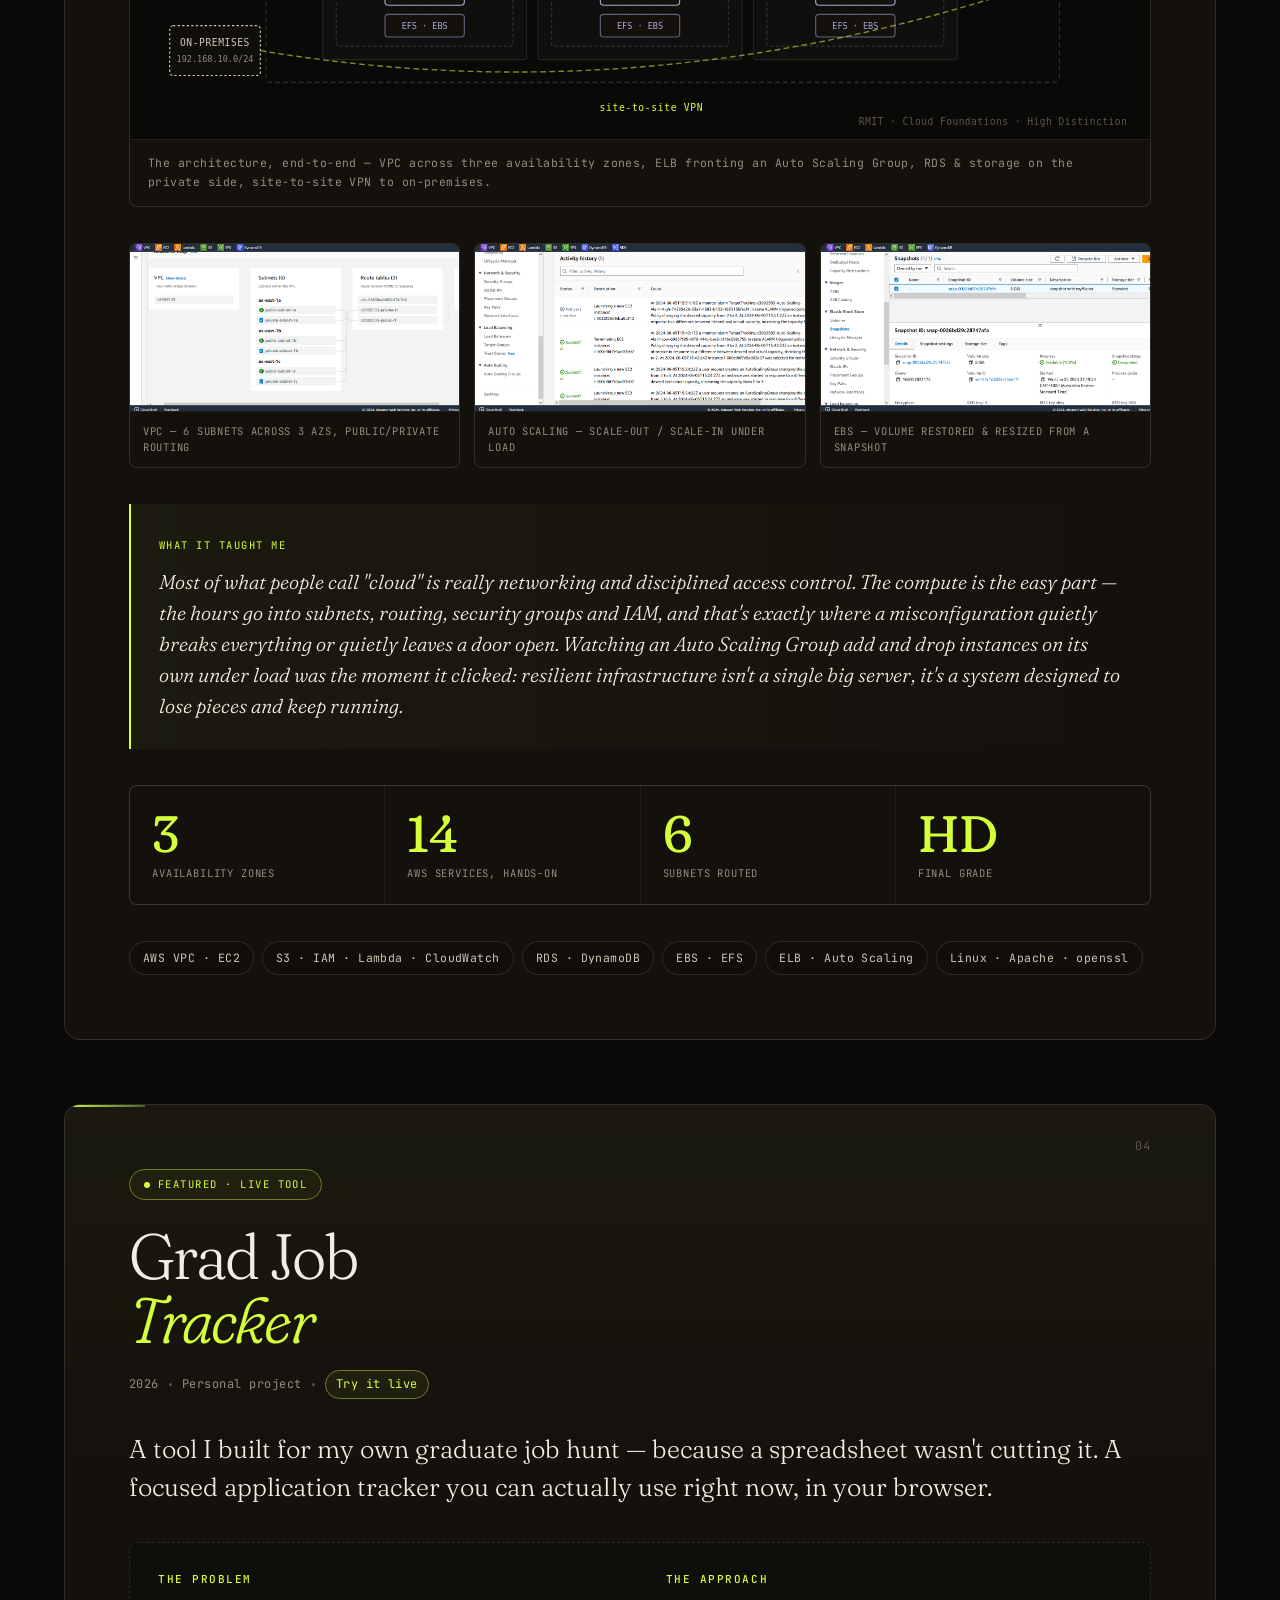
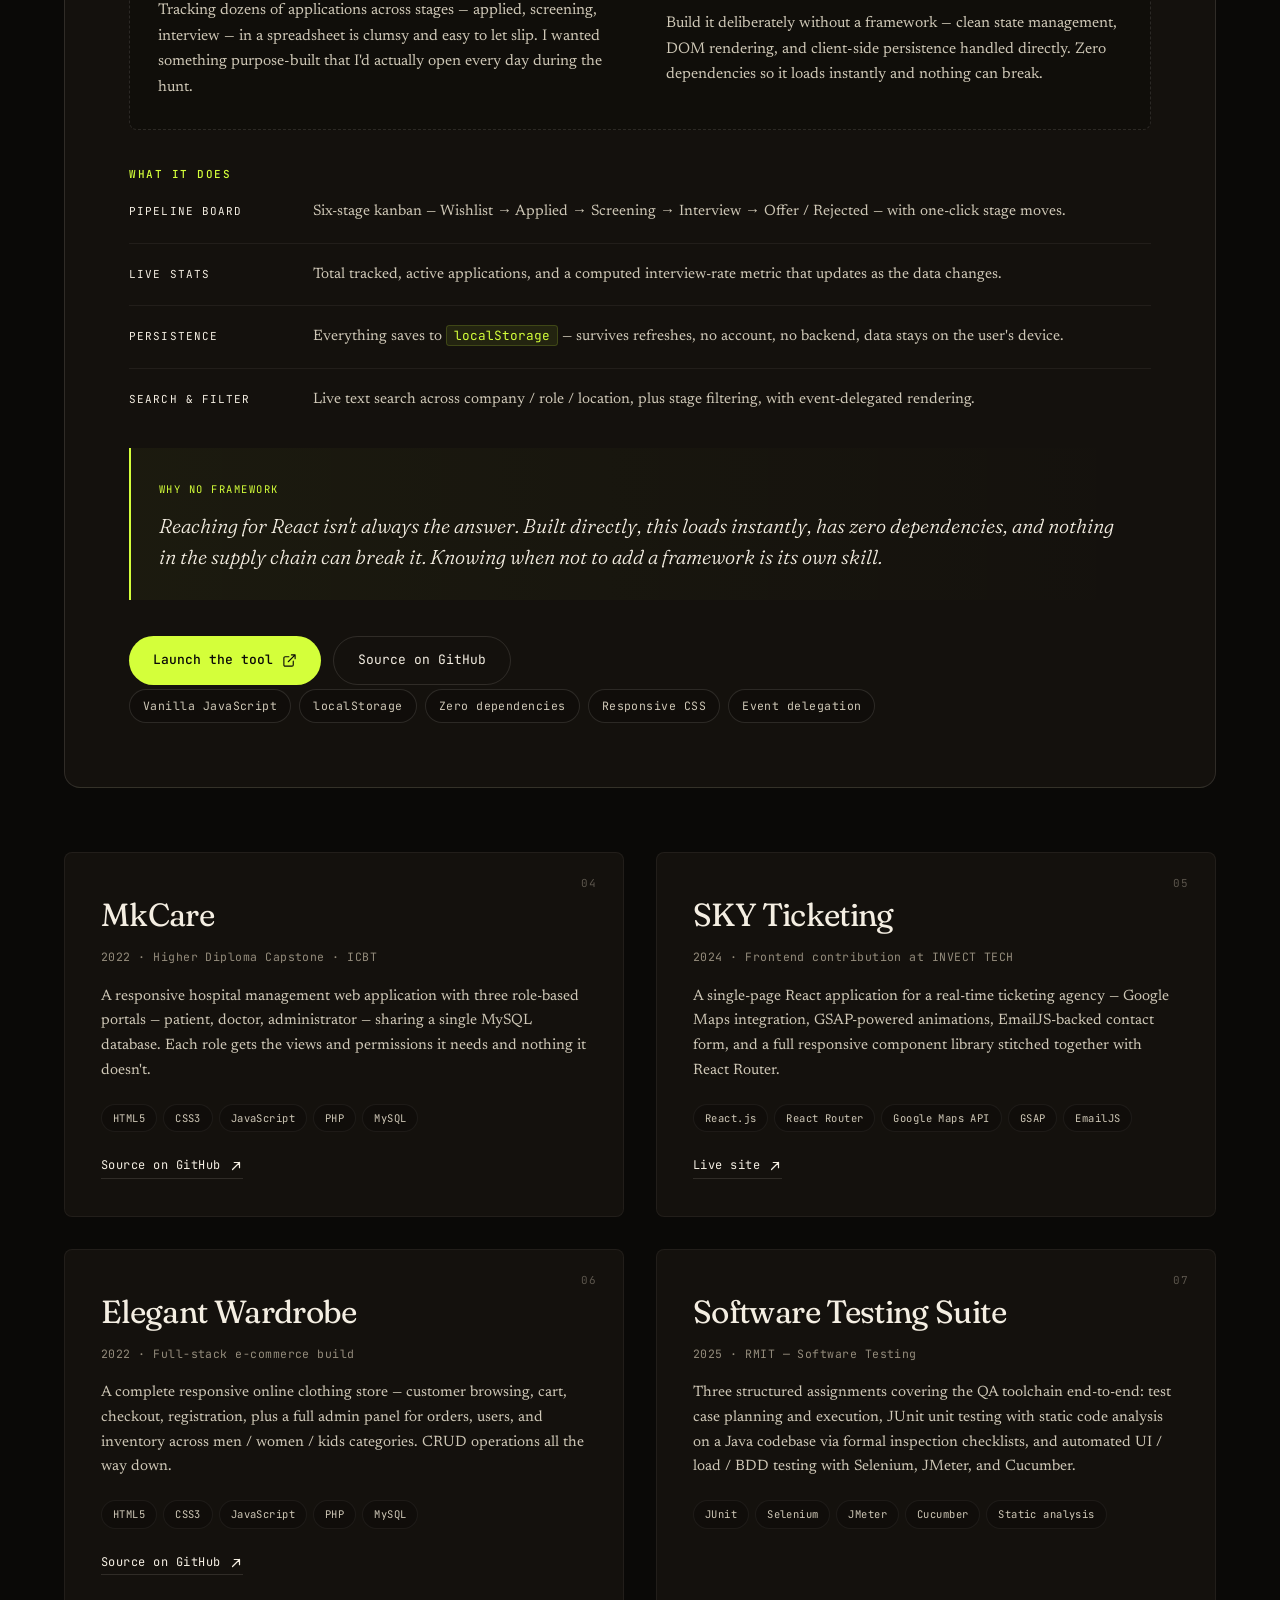
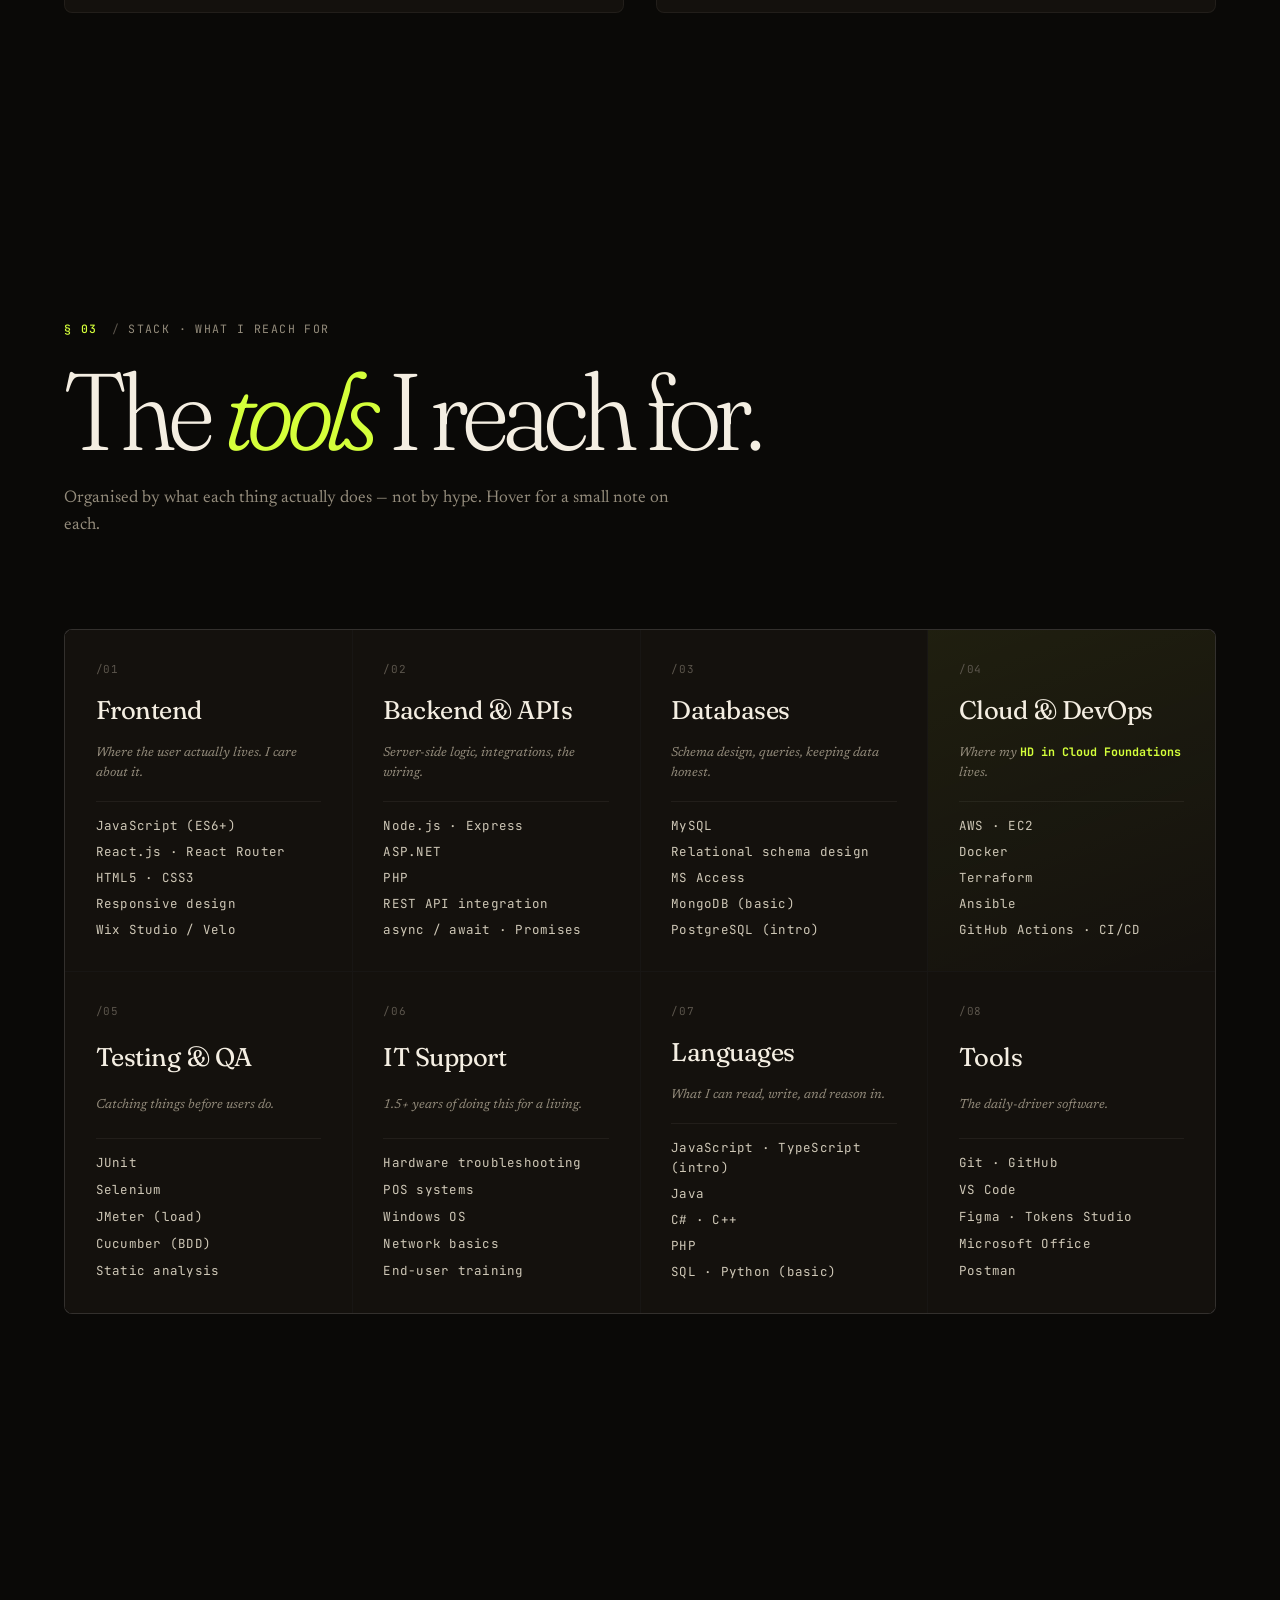
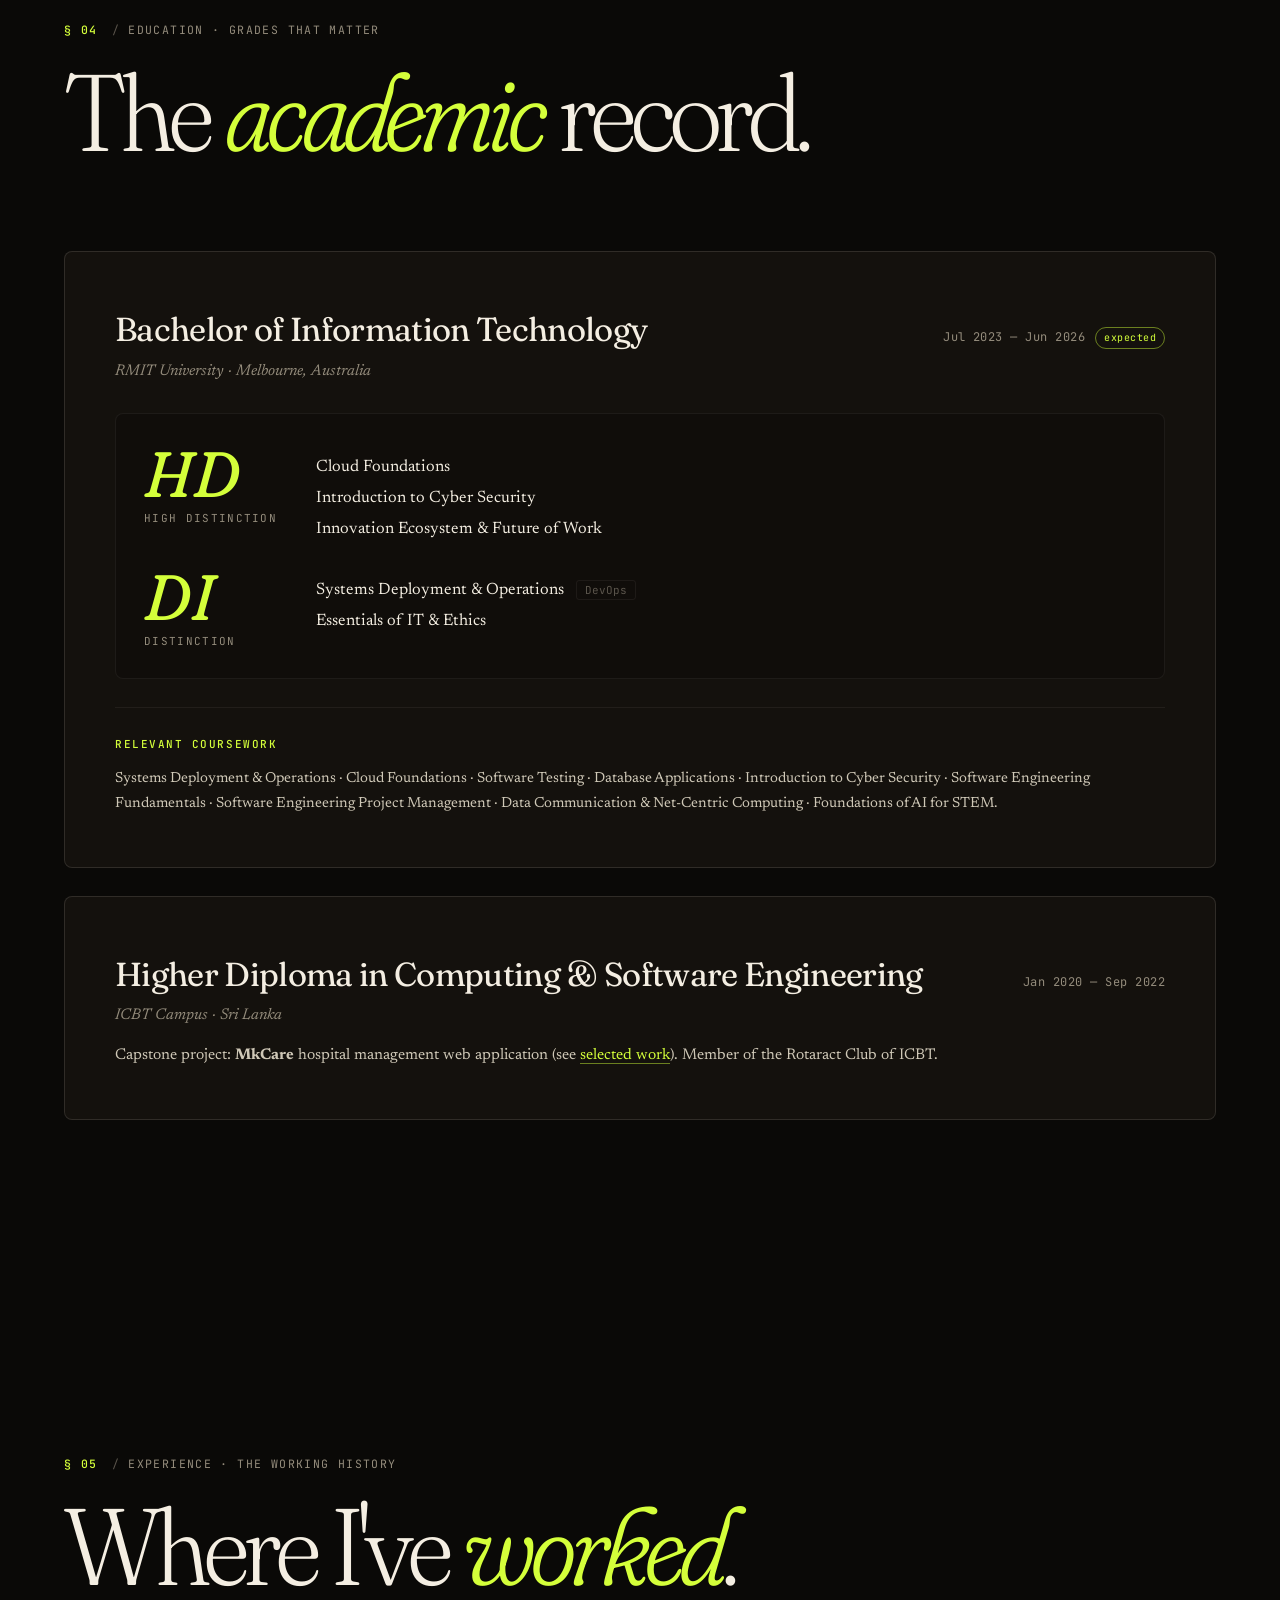
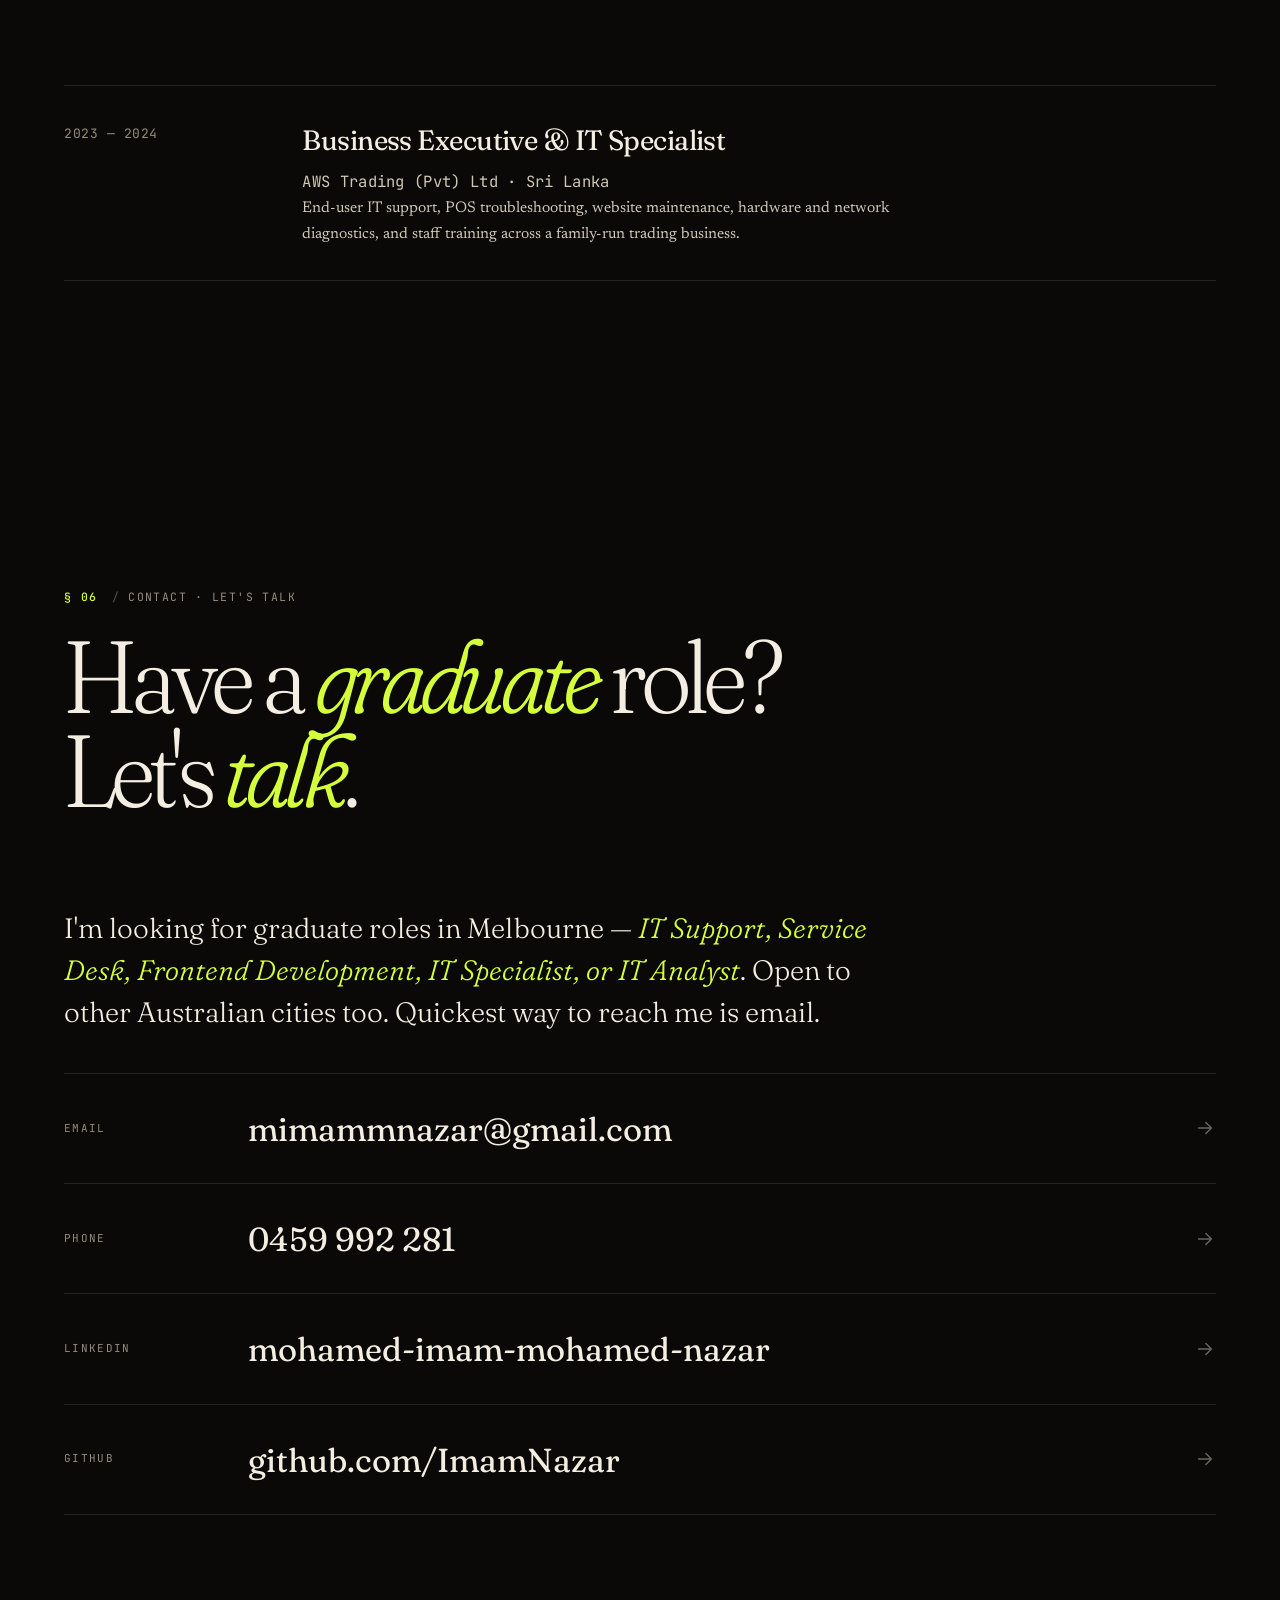
<file: service.html>
<!DOCTYPE html>
<html lang="en">
<head>
  <meta charset="UTF-8" />
  <title>Redirecting…</title>
  <link rel="canonical" href="/#stack" />
  <meta http-equiv="refresh" content="0; url=/#stack" />
  <script>window.location.replace("/#stack");</script>
</head>
<body>
  <p>Redirecting to <a href="/#stack">stack</a>…</p>
</body>
</html>
</file>
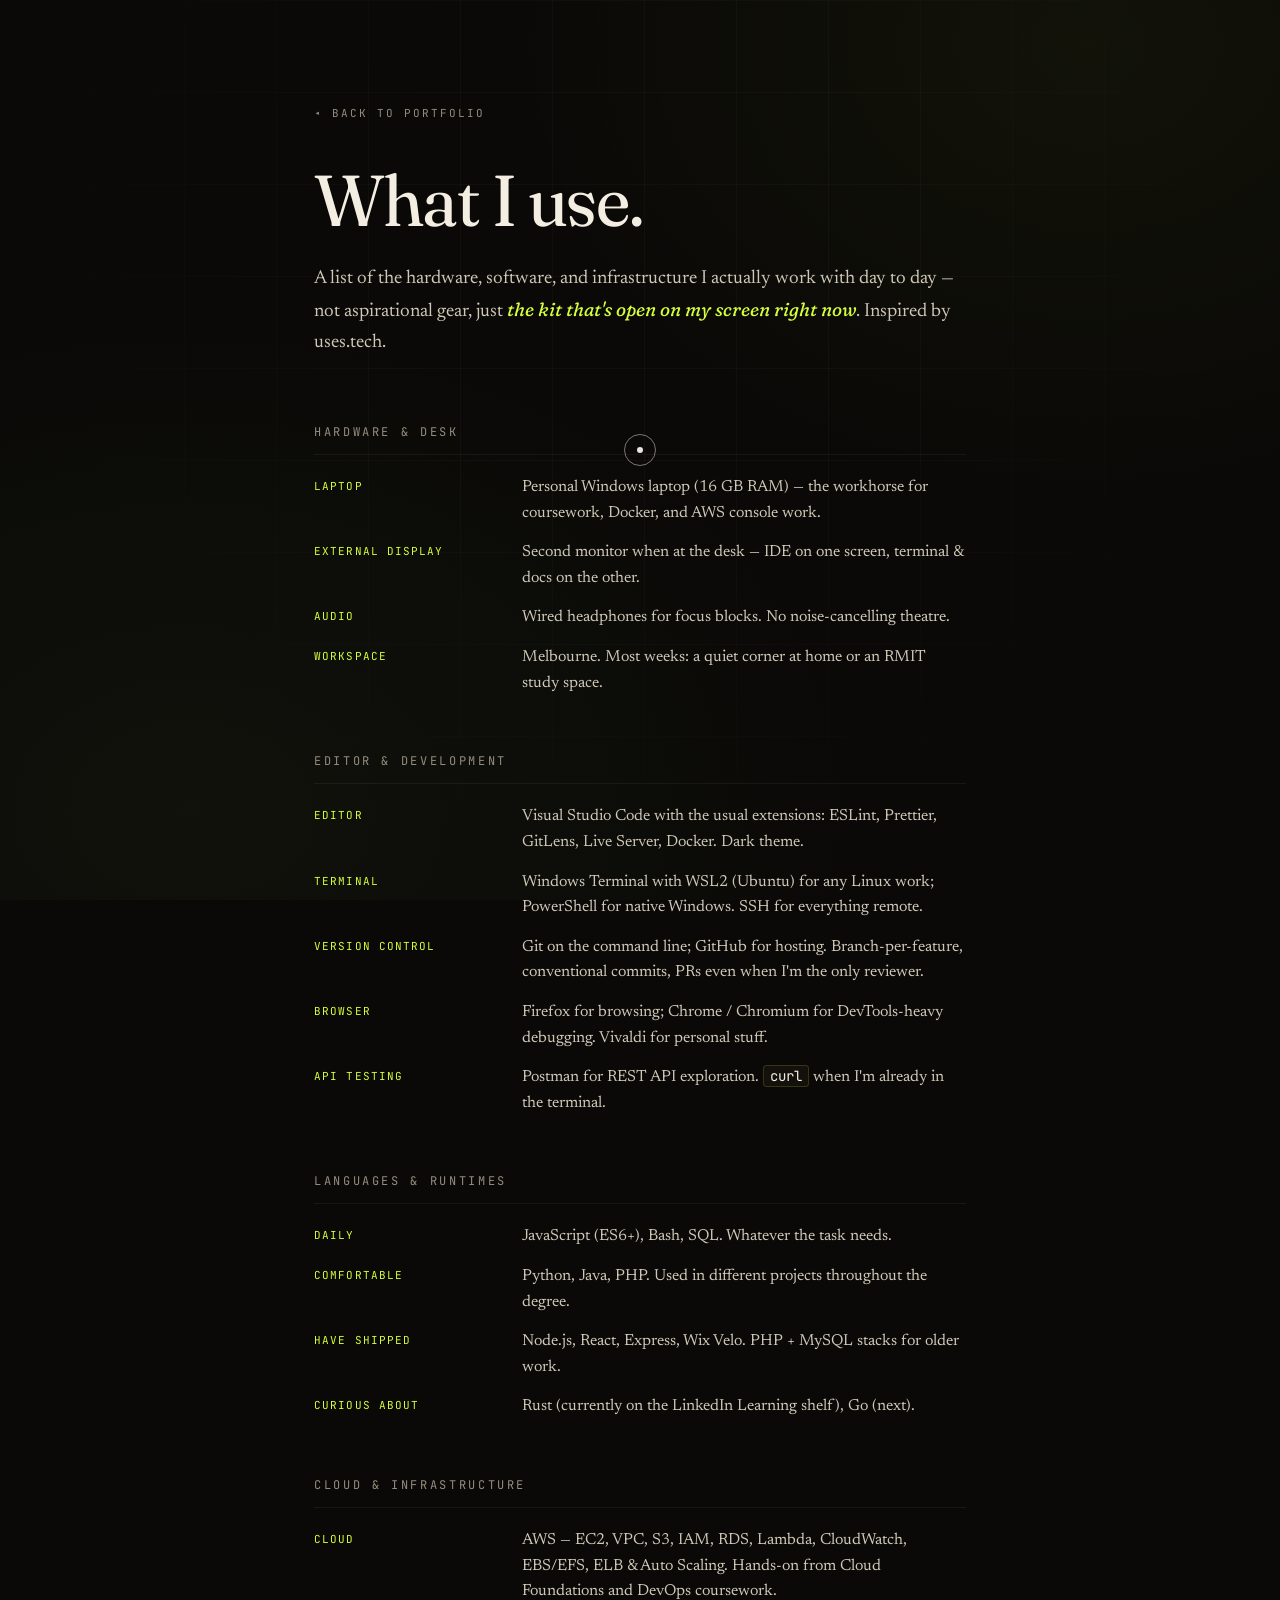
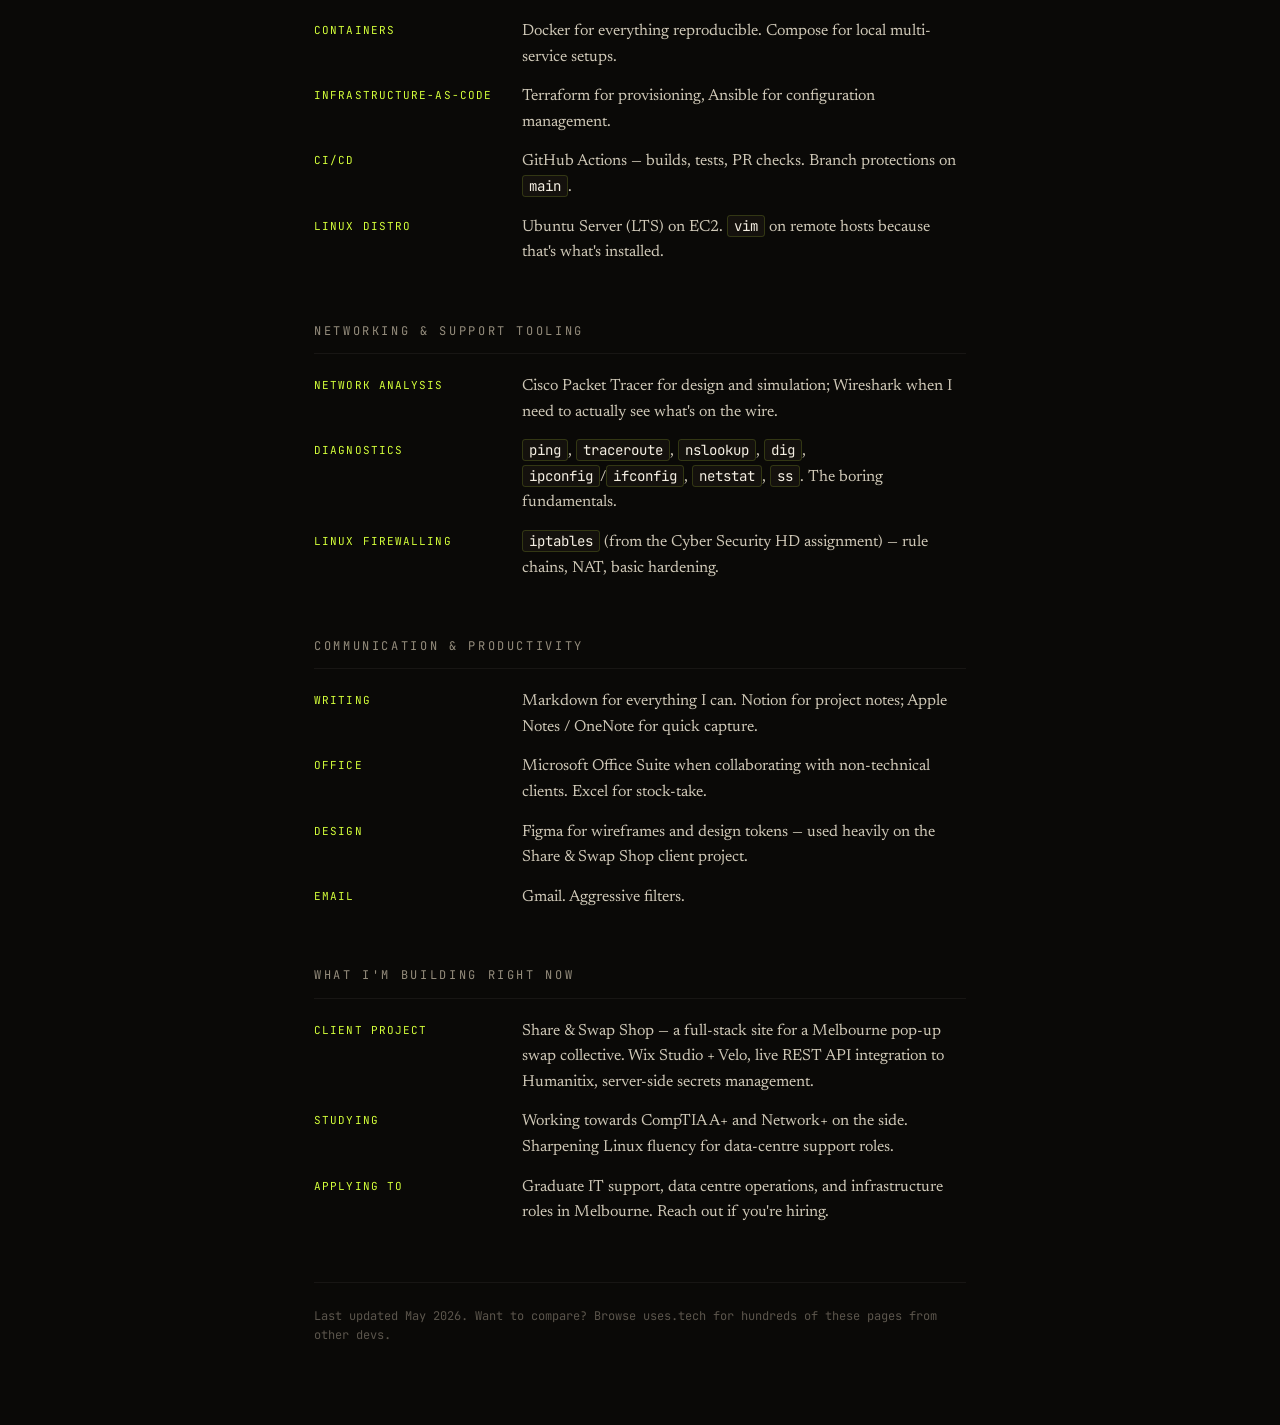
<file: uses.html>
<!DOCTYPE html>
<html lang="en">
<head>
  <meta charset="UTF-8" />
  <meta name="viewport" content="width=device-width, initial-scale=1.0" />
  <meta name="description" content="What I use — hardware, software, and infrastructure tooling. Mohamed Imam Mohamed Nazar." />
  <meta name="theme-color" content="#0a0907" />
  <title>What I use · Mohamed Imam</title>

  <link rel="icon" type="image/png" href="assets/images/tabicon.png" />
  <link rel="preconnect" href="https://fonts.googleapis.com" />
  <link rel="preconnect" href="https://fonts.gstatic.com" crossorigin />
  <link href="https://fonts.googleapis.com/css2?family=Fraunces:opsz,wght,SOFT@9..144,300..900,0..100&family=Newsreader:ital,opsz,wght@0,6..72,300..700;1,6..72,300..700&family=JetBrains+Mono:wght@400;500;600&display=swap" rel="stylesheet" />
  <link rel="stylesheet" href="assets/css/main.css" />

  <style>
    .uses { max-width: 780px; margin: 0 auto; padding: 100px var(--gutter) 80px; }
    .uses__back {
      font-family: var(--mono);
      font-size: 11px;
      letter-spacing: 0.18em;
      color: var(--ink-mid);
      text-transform: uppercase;
      border-bottom: 1px solid transparent;
      transition: all var(--t-fast) var(--ease);
    }
    .uses__back:hover { color: var(--acc); border-bottom-color: var(--acc); }
    .uses__h1 {
      font-family: var(--display);
      font-weight: 400;
      font-size: clamp(40px, 6vw, 72px);
      line-height: 1.05;
      margin: 36px 0 24px;
    }
    .uses__lede {
      font-family: var(--body);
      font-size: 19px;
      color: var(--ink-soft);
      max-width: 640px;
      line-height: 1.65;
      margin: 0 0 64px;
    }
    .uses__lede em {
      font-style: italic;
      color: var(--acc);
    }
    .uses h2 {
      font-family: var(--mono);
      font-size: 12px;
      letter-spacing: 0.22em;
      text-transform: uppercase;
      color: var(--ink-mid);
      margin: 56px 0 20px;
      padding-bottom: 12px;
      border-bottom: 1px solid var(--line);
    }
    .uses dl {
      display: grid;
      grid-template-columns: 180px 1fr;
      gap: 14px 28px;
      margin: 0 0 28px;
    }
    .uses dt {
      font-family: var(--mono);
      font-size: 11px;
      letter-spacing: 0.1em;
      text-transform: uppercase;
      color: var(--acc);
      padding-top: 3px;
    }
    .uses dd {
      margin: 0;
      color: var(--ink-soft);
      font-size: 16px;
      line-height: 1.6;
    }
    .uses dd code {
      font-family: var(--mono);
      font-size: 0.88em;
      background: var(--bg-card);
      padding: 1px 6px;
      border-radius: 3px;
      color: var(--ink);
    }
    .uses__small {
      font-family: var(--mono);
      font-size: 12px;
      color: var(--ink-mute);
      margin: 56px 0 0;
      padding-top: 24px;
      border-top: 1px solid var(--line);
    }
    @media (max-width: 640px) {
      .uses dl { grid-template-columns: 1fr; gap: 4px 0; }
      .uses dd { margin-bottom: 12px; }
    }
  </style>
</head>
<body>

  <div class="cursor" aria-hidden="true">
    <div class="cursor__dot"></div>
    <div class="cursor__ring"></div>
  </div>

  <section class="uses">
    <a href="index.html" class="uses__back">◂ Back to portfolio</a>

    <h1 class="uses__h1">What I use.</h1>
    <p class="uses__lede">
      A list of the hardware, software, and infrastructure I actually work with day to day —
      not aspirational gear, just <em>the kit that's open on my screen right now</em>.
      Inspired by <a href="https://uses.tech" target="_blank" rel="noopener">uses.tech</a>.
    </p>

    <!-- Hardware & desk -->
    <h2>Hardware &amp; desk</h2>
    <dl>
      <dt>Laptop</dt>
      <dd>Personal Windows laptop (16&nbsp;GB RAM) — the workhorse for coursework, Docker, and AWS console work.</dd>

      <dt>External display</dt>
      <dd>Second monitor when at the desk — IDE on one screen, terminal &amp; docs on the other.</dd>

      <dt>Audio</dt>
      <dd>Wired headphones for focus blocks. No noise-cancelling theatre.</dd>

      <dt>Workspace</dt>
      <dd>Melbourne. Most weeks: a quiet corner at home or an RMIT study space.</dd>
    </dl>

    <!-- Editor & dev -->
    <h2>Editor &amp; development</h2>
    <dl>
      <dt>Editor</dt>
      <dd>Visual Studio Code with the usual extensions: ESLint, Prettier, GitLens, Live Server, Docker. Dark theme.</dd>

      <dt>Terminal</dt>
      <dd>Windows Terminal with WSL2 (Ubuntu) for any Linux work; PowerShell for native Windows. SSH for everything remote.</dd>

      <dt>Version control</dt>
      <dd>Git on the command line; GitHub for hosting. Branch-per-feature, conventional commits, PRs even when I'm the only reviewer.</dd>

      <dt>Browser</dt>
      <dd>Firefox for browsing; Chrome / Chromium for DevTools-heavy debugging. Vivaldi for personal stuff.</dd>

      <dt>API testing</dt>
      <dd>Postman for REST API exploration. <code>curl</code> when I'm already in the terminal.</dd>
    </dl>

    <!-- Languages & runtimes -->
    <h2>Languages &amp; runtimes</h2>
    <dl>
      <dt>Daily</dt>
      <dd>JavaScript (ES6+), Bash, SQL. Whatever the task needs.</dd>

      <dt>Comfortable</dt>
      <dd>Python, Java, PHP. Used in different projects throughout the degree.</dd>

      <dt>Have shipped</dt>
      <dd>Node.js, React, Express, Wix Velo. PHP + MySQL stacks for older work.</dd>

      <dt>Curious about</dt>
      <dd>Rust (currently on the LinkedIn Learning shelf), Go (next).</dd>
    </dl>

    <!-- Cloud & infra -->
    <h2>Cloud &amp; infrastructure</h2>
    <dl>
      <dt>Cloud</dt>
      <dd>AWS — EC2, VPC, S3, IAM, RDS, Lambda, CloudWatch, EBS/EFS, ELB &amp; Auto Scaling. Hands-on from Cloud Foundations and DevOps coursework.</dd>

      <dt>Containers</dt>
      <dd>Docker for everything reproducible. Compose for local multi-service setups.</dd>

      <dt>Infrastructure-as-Code</dt>
      <dd>Terraform for provisioning, Ansible for configuration management.</dd>

      <dt>CI/CD</dt>
      <dd>GitHub Actions — builds, tests, PR checks. Branch protections on <code>main</code>.</dd>

      <dt>Linux distro</dt>
      <dd>Ubuntu Server (LTS) on EC2. <code>vim</code> on remote hosts because that's what's installed.</dd>
    </dl>

    <!-- Networking & support -->
    <h2>Networking &amp; support tooling</h2>
    <dl>
      <dt>Network analysis</dt>
      <dd>Cisco Packet Tracer for design and simulation; Wireshark when I need to actually see what's on the wire.</dd>

      <dt>Diagnostics</dt>
      <dd><code>ping</code>, <code>traceroute</code>, <code>nslookup</code>, <code>dig</code>, <code>ipconfig</code>/<code>ifconfig</code>, <code>netstat</code>, <code>ss</code>. The boring fundamentals.</dd>

      <dt>Linux firewalling</dt>
      <dd><code>iptables</code> (from the Cyber Security HD assignment) — rule chains, NAT, basic hardening.</dd>
    </dl>

    <!-- Productivity -->
    <h2>Communication &amp; productivity</h2>
    <dl>
      <dt>Writing</dt>
      <dd>Markdown for everything I can. Notion for project notes; Apple Notes / OneNote for quick capture.</dd>

      <dt>Office</dt>
      <dd>Microsoft Office Suite when collaborating with non-technical clients. Excel for stock-take.</dd>

      <dt>Design</dt>
      <dd>Figma for wireframes and design tokens — used heavily on the Share &amp; Swap Shop client project.</dd>

      <dt>Email</dt>
      <dd>Gmail. Aggressive filters.</dd>
    </dl>

    <!-- Now -->
    <h2>What I'm building right now</h2>
    <dl>
      <dt>Client project</dt>
      <dd>Share &amp; Swap Shop — a full-stack site for a Melbourne pop-up swap collective. Wix Studio + Velo, live REST API integration to Humanitix, server-side secrets management.</dd>

      <dt>Studying</dt>
      <dd>Working towards CompTIA A+ and Network+ on the side. Sharpening Linux fluency for data-centre support roles.</dd>

      <dt>Applying to</dt>
      <dd>Graduate IT support, data centre operations, and infrastructure roles in Melbourne. <a href="mailto:mimammnazar@gmail.com">Reach out</a> if you're hiring.</dd>
    </dl>

    <p class="uses__small">
      Last updated May 2026.
      Want to compare? Browse <a href="https://uses.tech" target="_blank" rel="noopener">uses.tech</a> for hundreds of these pages from other devs.
    </p>
  </section>

  <script src="assets/js/script.js" defer></script>
</body>
</html>
</file>
<file: assets/css/main.css>
/* ==================================================================
   Mohamed Imam — portfolio v3
   Aesthetic: editorial dark, technical undertones, chartreuse accent.
   ================================================================== */

/* ───── 1. Design tokens ───────────────────────────────────────── */
:root {
  /* Surfaces */
  --bg:           #0a0907;
  --bg-soft:      #100e0b;
  --bg-card:      #14110d;
  --bg-card-hi:  #1a1612;
  --line:        rgba(244, 238, 226, 0.06);
  --line-mid:    rgba(244, 238, 226, 0.12);
  --line-hi:     rgba(244, 238, 226, 0.22);

  /* Ink */
  --ink:         #f4eee2;
  --ink-soft:    #cfc8b7;
  --ink-mid:     #948c7c;
  --ink-mute:    #5b554c;
  --ink-faint:   #322f29;

  /* Accent — electric chartreuse */
  --acc:         #d4ff3a;
  --acc-soft:    #e6ff7a;
  --acc-dim:     #6b8020;
  --acc-glow:    rgba(212, 255, 58, 0.4);

  /* Secondary tone — deep moss for support */
  --moss:        #2d3a1f;
  --moss-soft:   #4a5e35;

  /* Type */
  --display:  "Fraunces", "Times New Roman", serif;
  --body:     "Newsreader", Georgia, serif;
  --mono:     "JetBrains Mono", "SF Mono", Menlo, monospace;

  /* Geometry */
  --max:        1380px;
  --gutter:     clamp(24px, 5vw, 72px);
  --r-sm:       4px;
  --r-md:       8px;
  --r-lg:       16px;

  /* Motion */
  --ease:       cubic-bezier(.2, .85, .25, 1);
  --ease-out:   cubic-bezier(.16, 1, .3, 1);
  --t-fast:     280ms;
  --t-base:     500ms;
  --t-slow:     900ms;
}

/* ───── 2. Reset & base ────────────────────────────────────────── */
*, *::before, *::after { box-sizing: border-box; }
html {
  scroll-behavior: smooth;
  -webkit-text-size-adjust: 100%;
}
body {
  margin: 0;
  background: var(--bg);
  color: var(--ink);
  font-family: var(--body);
  font-size: 17px;
  line-height: 1.6;
  font-optical-sizing: auto;
  -webkit-font-smoothing: antialiased;
  -moz-osx-font-smoothing: grayscale;
  overflow-x: hidden;
  cursor: none;
}
@media (hover: none) {
  body { cursor: auto; }
}

a { color: inherit; text-decoration: none; transition: color var(--t-fast) var(--ease); }
a:hover { color: var(--acc); }
ul, ol { list-style: none; padding: 0; margin: 0; }
img, svg { display: block; max-width: 100%; }
button { font: inherit; cursor: none; }

::selection { background: var(--acc); color: var(--bg); }

:focus-visible {
  outline: 2px solid var(--acc);
  outline-offset: 4px;
  border-radius: 2px;
}

/* Hidden until JS engages */
.no-js [data-reveal],
.no-js .hero__char { opacity: 1 !important; transform: none !important; }

/* ───── 3. Atmosphere layers ──────────────────────────────────── */

/* Subtle warm radial behind everything */
body::before {
  content: "";
  position: fixed;
  inset: 0;
  z-index: -3;
  background:
    radial-gradient(900px 700px at 85% 5%, rgba(212, 255, 58, 0.04), transparent 65%),
    radial-gradient(1100px 800px at 15% 90%, rgba(45, 58, 31, 0.18), transparent 60%),
    var(--bg);
  pointer-events: none;
}

/* Faint grid mesh */
body::after {
  content: "";
  position: fixed;
  inset: 0;
  z-index: -2;
  background-image:
    linear-gradient(to right, var(--line) 1px, transparent 1px),
    linear-gradient(to bottom, var(--line) 1px, transparent 1px);
  background-size: 92px 92px;
  opacity: 0.5;
  mask-image: radial-gradient(ellipse at 50% 30%, black 30%, transparent 75%);
  pointer-events: none;
}

/* Mouse-tracking ambient glow */
.ambient {
  position: fixed;
  inset: 0;
  z-index: -1;
  pointer-events: none;
  background: radial-gradient(
    600px 600px at var(--mx, 50%) var(--my, 50%),
    rgba(212, 255, 58, 0.045),
    transparent 60%
  );
  transition: background-position 80ms linear;
}

/* Grain overlay */
.grain {
  position: fixed;
  inset: 0;
  z-index: 95;
  pointer-events: none;
  opacity: 0.04;
  mix-blend-mode: overlay;
  background-image: url("data:image/svg+xml;utf8,<svg xmlns='http://www.w3.org/2000/svg' width='200' height='200'><filter id='n'><feTurbulence type='fractalNoise' baseFrequency='0.85' numOctaves='2' stitchTiles='stitch'/><feColorMatrix type='matrix' values='0 0 0 0 1  0 0 0 0 1  0 0 0 0 1  0 0 0 0.55 0'/></filter><rect width='200' height='200' filter='url(%23n)'/></svg>");
}

/* ───── 4. Loader ──────────────────────────────────────────────── */
.loader {
  position: fixed;
  inset: 0;
  z-index: 200;
  background: var(--bg);
  display: flex;
  align-items: center;
  justify-content: center;
  transition: opacity 700ms var(--ease), visibility 700ms;
}
.loader.is-done {
  opacity: 0;
  visibility: hidden;
  pointer-events: none;
}
.loader__inner {
  display: flex;
  align-items: baseline;
  justify-content: space-between;
  width: min(640px, 86vw);
  padding: 0 var(--gutter);
}
.loader__name {
  font-family: var(--display);
  font-size: clamp(28px, 4vw, 44px);
  font-weight: 300;
  font-variation-settings: "SOFT" 50;
  color: var(--ink);
}
.loader__counter {
  font-family: var(--mono);
  font-size: 14px;
  color: var(--ink-mid);
  letter-spacing: 0.1em;
  font-variant-numeric: tabular-nums;
}
.loader::before {
  content: "";
  position: absolute;
  bottom: 30%;
  left: var(--gutter);
  right: var(--gutter);
  height: 1px;
  background: var(--line-mid);
  transform: scaleX(0);
  transform-origin: left;
  animation: loaderBar 1.6s var(--ease-out) forwards;
}
@keyframes loaderBar { to { transform: scaleX(1); } }

/* ───── 5. Custom cursor ──────────────────────────────────────── */
.cursor {
  position: fixed;
  top: 0; left: 0;
  pointer-events: none;
  z-index: 1000;
  mix-blend-mode: difference;
}
.cursor__dot {
  position: absolute;
  top: -3px; left: -3px;
  width: 6px;
  height: 6px;
  border-radius: 50%;
  background: var(--ink);
  transition: transform 200ms var(--ease);
}
.cursor__ring {
  position: absolute;
  top: -16px; left: -16px;
  width: 32px;
  height: 32px;
  border: 1px solid var(--ink);
  border-radius: 50%;
  opacity: 0.5;
  transition: transform 220ms var(--ease), opacity 220ms var(--ease), border-color 220ms var(--ease);
}
.cursor.is-hovering .cursor__ring {
  transform: scale(2);
  opacity: 1;
  border-color: var(--acc);
}
.cursor.is-hovering .cursor__dot {
  transform: scale(0);
}
@media (hover: none) { .cursor { display: none; } }

/* ───── 6. Scroll progress ────────────────────────────────────── */
.progress {
  position: fixed;
  top: 0; left: 0; right: 0;
  height: 2px;
  z-index: 60;
  pointer-events: none;
}
.progress span {
  display: block;
  width: 0%;
  height: 100%;
  background: linear-gradient(90deg, var(--acc), var(--acc-soft));
  box-shadow: 0 0 12px var(--acc-glow);
  transition: width 80ms linear;
}

/* ───── 7. Typography helpers ─────────────────────────────────── */
h1, h2, h3, h4 {
  font-family: var(--display);
  font-weight: 400;
  margin: 0;
  color: var(--ink);
  letter-spacing: -0.02em;
  font-variation-settings: "SOFT" 30;
}
em {
  font-family: var(--display);
  font-style: italic;
  font-variation-settings: "SOFT" 100;
}
.emphasis {
  font-family: var(--display);
  font-style: italic;
  color: var(--acc);
  font-variation-settings: "SOFT" 100;
}
code {
  font-family: var(--mono);
  font-size: 0.85em;
  padding: 1px 7px;
  border-radius: 3px;
  color: var(--acc);
  background: rgba(212, 255, 58, 0.08);
  border: 1px solid rgba(212, 255, 58, 0.16);
}

/* ───── 8. Navigation ─────────────────────────────────────────── */
.nav {
  position: fixed;
  top: 0; left: 0; right: 0;
  z-index: 50;
  padding: 18px 0;
  background: linear-gradient(to bottom, rgba(10, 9, 7, 0.7), transparent);
  backdrop-filter: blur(0);
  transition: backdrop-filter 350ms var(--ease), background 350ms var(--ease), padding 350ms var(--ease);
}
.nav.is-scrolled {
  padding: 12px 0;
  background: rgba(10, 9, 7, 0.85);
  backdrop-filter: blur(14px) saturate(140%);
  -webkit-backdrop-filter: blur(14px) saturate(140%);
  border-bottom: 1px solid var(--line);
}
.nav__inner {
  max-width: var(--max);
  margin: 0 auto;
  padding: 0 var(--gutter);
  display: flex;
  align-items: center;
  gap: clamp(16px, 4vw, 48px);
}
.nav__brand {
  display: flex;
  align-items: center;
  gap: 12px;
  margin-right: auto;
}
.nav__brand-mark {
  width: 36px;
  height: 36px;
  color: var(--acc);
  transition: transform var(--t-base) var(--ease);
}
.nav__brand:hover .nav__brand-mark {
  transform: rotate(-12deg);
}
.nav__brand-text {
  font-family: var(--display);
  font-size: 18px;
  font-weight: 400;
  letter-spacing: -0.01em;
}

.nav__links {
  display: flex;
  gap: clamp(8px, 1.6vw, 22px);
  font-family: var(--mono);
  font-size: 12.5px;
}
.nav__links a {
  position: relative;
  display: inline-flex;
  align-items: baseline;
  gap: 6px;
  padding: 8px 4px;
  color: var(--ink-mid);
  transition: color var(--t-fast) var(--ease);
}
.nav__num {
  font-size: 9.5px;
  color: var(--ink-mute);
  letter-spacing: 0.08em;
  transition: color var(--t-fast) var(--ease);
}
.nav__links a:hover,
.nav__links a.is-active { color: var(--ink); }
.nav__links a:hover .nav__num,
.nav__links a.is-active .nav__num { color: var(--acc); }
.nav__links a::after {
  content: "";
  position: absolute;
  left: 4px; right: 4px;
  bottom: 4px;
  height: 1px;
  background: var(--acc);
  transform: scaleX(0);
  transform-origin: left;
  transition: transform var(--t-fast) var(--ease);
}
.nav__links a:hover::after,
.nav__links a.is-active::after { transform: scaleX(1); }

.nav__status {
  display: inline-flex;
  align-items: center;
  gap: 8px;
  padding: 7px 14px;
  font-family: var(--mono);
  font-size: 11.5px;
  color: var(--ink-soft);
  border: 1px solid var(--line-mid);
  border-radius: 999px;
  background: rgba(255, 255, 255, 0.015);
}
.nav__status em {
  color: var(--acc);
  font-style: normal;
  font-family: var(--mono);
  font-weight: 500;
  margin-left: 2px;
}
.nav__status-dot {
  width: 7px; height: 7px;
  border-radius: 50%;
  background: var(--acc);
  box-shadow: 0 0 0 0 var(--acc-glow);
  animation: pulse 2.2s var(--ease) infinite;
}
@keyframes pulse {
  0%, 100% { box-shadow: 0 0 0 0 var(--acc-glow); }
  50%      { box-shadow: 0 0 0 8px rgba(212, 255, 58, 0); }
}

@media (max-width: 900px) {
  .nav__brand-text { display: none; }
  .nav__links a span:not(.nav__num) { display: none; }
  .nav__num { font-size: 11px; }
}
@media (max-width: 600px) {
  .nav__status { display: none; }
}

/* ───── 9. Hero ───────────────────────────────────────────────── */
.hero {
  position: relative;
  min-height: 100vh;
  padding: clamp(110px, 14vh, 160px) var(--gutter) 60px;
  display: flex;
  flex-direction: column;
  justify-content: flex-end;
  max-width: var(--max);
  margin: 0 auto;
}

/* Floating orbs */
.hero__bg {
  position: absolute;
  inset: 0;
  overflow: hidden;
  pointer-events: none;
}
.hero__orb {
  position: absolute;
  border-radius: 50%;
  filter: blur(80px);
  opacity: 0.7;
  mix-blend-mode: screen;
}
.hero__orb--1 {
  top: -10%; right: -5%;
  width: 480px; height: 480px;
  background: radial-gradient(circle, rgba(212, 255, 58, 0.22), transparent 60%);
  animation: float1 18s ease-in-out infinite;
}
.hero__orb--2 {
  bottom: 10%; left: -8%;
  width: 420px; height: 420px;
  background: radial-gradient(circle, rgba(45, 58, 31, 0.55), transparent 65%);
  animation: float2 22s ease-in-out infinite;
}
.hero__orb--3 {
  top: 40%; right: 25%;
  width: 260px; height: 260px;
  background: radial-gradient(circle, rgba(212, 255, 58, 0.08), transparent 65%);
  animation: float3 14s ease-in-out infinite;
}
@keyframes float1 {
  0%, 100% { transform: translate(0, 0); }
  50%      { transform: translate(-40px, 60px); }
}
@keyframes float2 {
  0%, 100% { transform: translate(0, 0); }
  50%      { transform: translate(50px, -40px); }
}
@keyframes float3 {
  0%, 100% { transform: translate(0, 0) scale(1); }
  50%      { transform: translate(-30px, -20px) scale(1.15); }
}

.hero__grid {
  position: relative;
  display: grid;
  gap: clamp(28px, 4vw, 56px);
}

.hero__topbar {
  display: flex;
  flex-wrap: wrap;
  gap: clamp(14px, 2vw, 28px);
  padding-bottom: 26px;
  border-bottom: 1px solid var(--line);
  font-family: var(--mono);
  font-size: 11.5px;
  text-transform: uppercase;
  letter-spacing: 0.08em;
  color: var(--ink-mid);
}
.hero__meta-item em {
  color: var(--acc);
  font-family: var(--mono);
  font-style: normal;
  margin-right: 10px;
  font-weight: 500;
}

/* The big name */
.hero__title {
  font-size: clamp(70px, 15vw, 240px);
  line-height: 0.86;
  font-weight: 300;
  letter-spacing: -0.045em;
  font-variation-settings: "SOFT" 80;
  margin: 0;
}
.hero__title-line {
  display: block;
  overflow: hidden;
  white-space: nowrap;
}
.hero__title-line--italic {
  font-style: italic;
  color: var(--acc);
  font-variation-settings: "SOFT" 100;
  font-weight: 300;
  padding-left: clamp(40px, 7vw, 110px);
}
.hero__char {
  display: inline-block;
  transform: translateY(110%);
  transition: transform 1100ms var(--ease-out);
}
/* Stagger handled per character via JS or by index */
.hero__title-line .hero__char:nth-child(1)  { transition-delay: 60ms; }
.hero__title-line .hero__char:nth-child(2)  { transition-delay: 110ms; }
.hero__title-line .hero__char:nth-child(3)  { transition-delay: 160ms; }
.hero__title-line .hero__char:nth-child(4)  { transition-delay: 210ms; }
.hero__title-line .hero__char:nth-child(5)  { transition-delay: 260ms; }
.hero__title-line .hero__char:nth-child(6)  { transition-delay: 310ms; }
.hero__title-line .hero__char:nth-child(7)  { transition-delay: 360ms; }
.hero__title-line--italic .hero__char:nth-child(1) { transition-delay: 480ms; }
.hero__title-line--italic .hero__char:nth-child(2) { transition-delay: 530ms; }
.hero__title-line--italic .hero__char:nth-child(3) { transition-delay: 580ms; }
.hero__title-line--italic .hero__char:nth-child(4) { transition-delay: 630ms; }
.hero__title-line--italic .hero__char:nth-child(5) { transition-delay: 680ms; }
.is-loaded .hero__char { transform: translateY(0); }

/* Strapline */
.hero__strap {
  display: grid;
  grid-template-columns: auto 1fr;
  gap: clamp(20px, 3vw, 40px);
  align-items: flex-start;
  max-width: 920px;
}
.hero__strap-divider {
  display: grid;
  gap: 4px;
  padding-top: 14px;
}
.hero__strap-divider span {
  display: block;
  width: 20px;
  height: 1px;
  background: var(--ink-mute);
}
.hero__strap-divider span:nth-child(2) { width: 36px; background: var(--acc); }
.hero__strap-text {
  font-family: var(--body);
  font-size: clamp(17px, 1.6vw, 21px);
  line-height: 1.55;
  color: var(--ink-soft);
  margin: 0;
}
.word-reveal {
  display: inline-block;
  opacity: 0;
  transform: translateY(20px);
  transition: opacity 700ms var(--ease-out), transform 700ms var(--ease-out);
}
.is-loaded .word-reveal { opacity: 1; transform: translateY(0); }
.word-reveal.accent { color: var(--acc); font-style: italic; font-family: var(--display); }

/* Hero CTAs */
.hero__actions {
  display: flex;
  flex-wrap: wrap;
  gap: 16px;
  align-items: center;
  margin-top: clamp(8px, 2vw, 24px);
  opacity: 0;
  transform: translateY(10px);
  transition: opacity 700ms var(--ease-out) 1300ms, transform 700ms var(--ease-out) 1300ms;
}
.is-loaded .hero__actions { opacity: 1; transform: translateY(0); }

.cta {
  position: relative;
  display: inline-flex;
  align-items: center;
  gap: 12px;
  padding: 16px 24px;
  font-family: var(--mono);
  font-size: 13px;
  letter-spacing: 0.04em;
  border-radius: 999px;
  overflow: hidden;
  isolation: isolate;
  transition: color 320ms var(--ease), transform 280ms var(--ease);
}
.cta--primary {
  color: var(--bg);
  background: var(--acc);
  box-shadow: 0 12px 30px -10px var(--acc-glow);
}
.cta--primary:hover { color: var(--bg); }
.cta--primary .cta__bg {
  position: absolute;
  inset: 0;
  background: var(--acc-soft);
  transform: scaleX(0);
  transform-origin: left;
  transition: transform 380ms var(--ease);
  z-index: -1;
}
.cta--primary:hover .cta__bg { transform: scaleX(1); }
.cta--primary .cta__arrow { transition: transform 320ms var(--ease); }
.cta--primary:hover .cta__arrow { transform: translate(3px, 0); }

.cta--ghost {
  color: var(--ink);
  border: 1px solid var(--line-mid);
}
.cta--ghost:hover {
  color: var(--acc);
  border-color: var(--acc);
}
.cta__arrow { width: 16px; height: 16px; }

/* Hero footer index */
.hero__footer {
  display: grid;
  grid-template-columns: repeat(4, 1fr);
  gap: clamp(16px, 2vw, 40px);
  padding-top: 30px;
  margin-top: clamp(20px, 4vw, 50px);
  border-top: 1px solid var(--line);
  opacity: 0;
  transform: translateY(10px);
  transition: opacity 700ms var(--ease-out) 1500ms, transform 700ms var(--ease-out) 1500ms;
}
.is-loaded .hero__footer { opacity: 1; transform: translateY(0); }
.hero__footer-col { display: grid; gap: 6px; }
.hero__footer-label {
  font-family: var(--mono);
  font-size: 10.5px;
  text-transform: uppercase;
  letter-spacing: 0.1em;
  color: var(--ink-mute);
}
.hero__footer-value {
  font-family: var(--body);
  font-size: 15px;
  color: var(--ink);
}
.hero__footer-value--scroll {
  display: inline-flex;
  align-items: center;
  gap: 10px;
  color: var(--acc);
}
.hero__footer-value--scroll span {
  display: inline-block;
  width: 28px;
  height: 1px;
  background: linear-gradient(90deg, var(--acc), transparent);
  position: relative;
  overflow: hidden;
}
.hero__footer-value--scroll span::after {
  content: "";
  position: absolute;
  inset: 0;
  background: var(--acc);
  width: 40%;
  animation: trickle 2.4s var(--ease) infinite;
}
@keyframes trickle {
  0%   { transform: translateX(-150%); }
  100% { transform: translateX(250%); }
}

@media (max-width: 720px) {
  .hero__footer { grid-template-columns: repeat(2, 1fr); }
  .hero__title-line--italic { padding-left: 8vw; }
}

/* ───── 10. Marquee strip ─────────────────────────────────────── */
.strip {
  overflow: hidden;
  padding: 26px 0;
  border-top: 1px solid var(--line);
  border-bottom: 1px solid var(--line);
  background: rgba(0, 0, 0, 0.25);
  margin-top: 40px;
}
.strip__track {
  display: flex;
  gap: 40px;
  align-items: center;
  white-space: nowrap;
  animation: strip 55s linear infinite;
  font-family: var(--display);
  font-style: italic;
  font-weight: 300;
  font-variation-settings: "SOFT" 100;
  font-size: clamp(26px, 3.5vw, 44px);
  color: var(--ink-soft);
  width: max-content;
}
.strip__track i {
  display: inline-block;
  width: 8px;
  height: 8px;
  background: var(--acc);
  border-radius: 50%;
  font-style: normal;
}
@keyframes strip {
  0%   { transform: translateX(0); }
  100% { transform: translateX(-50%); }
}

/* ───── 11. Sections ──────────────────────────────────────────── */
.section {
  max-width: var(--max);
  margin: 0 auto;
  padding: clamp(90px, 12vw, 160px) var(--gutter);
  position: relative;
}

.section__head {
  margin-bottom: clamp(50px, 7vw, 90px);
}
.section__head-meta {
  display: flex;
  align-items: center;
  gap: 14px;
  margin-bottom: 22px;
  font-family: var(--mono);
  font-size: 11.5px;
  text-transform: uppercase;
  letter-spacing: 0.12em;
  color: var(--ink-mid);
}
.section__num {
  color: var(--acc);
  font-weight: 500;
}
.section__label::before {
  content: "/ ";
  color: var(--ink-mute);
}

.section__title {
  font-size: clamp(48px, 8.5vw, 124px);
  line-height: 0.92;
  font-weight: 300;
  font-variation-settings: "SOFT" 60;
  letter-spacing: -0.045em;
  display: flex;
  flex-wrap: wrap;
  gap: clamp(8px, 1.2vw, 22px);
  align-items: baseline;
}
.section__title span { display: inline-block; }
.section__title em {
  color: var(--acc);
  font-style: italic;
}
.section__title [data-reveal] {
  opacity: 0;
  transform: translateY(60%);
  transition: opacity 700ms var(--ease-out), transform 800ms var(--ease-out);
}
.section__title [data-reveal].is-in { opacity: 1; transform: translateY(0); }

.section__lede {
  max-width: 620px;
  margin: 24px 0 0;
  font-size: 17px;
  color: var(--ink-mid);
}

/* ───── 12. About ─────────────────────────────────────────────── */
.about {
  display: grid;
  grid-template-columns: 1.35fr 1fr;
  gap: clamp(40px, 6vw, 100px);
}
.about__lead p {
  font-family: var(--body);
  font-size: clamp(18px, 1.7vw, 22px);
  line-height: 1.55;
  color: var(--ink-soft);
  margin: 0 0 22px;
}
.about__lead p:first-child {
  font-family: var(--display);
  font-size: clamp(22px, 2.3vw, 30px);
  line-height: 1.4;
  color: var(--ink);
  font-weight: 300;
  font-variation-settings: "SOFT" 30;
}

.about__panel { display: grid; gap: 30px; align-content: start; }
.panel {
  padding: 28px;
  border: 1px solid var(--line-mid);
  border-radius: var(--r-md);
  background: var(--bg-card);
}
.panel__row {
  display: grid;
  grid-template-columns: 110px 1fr;
  align-items: baseline;
  gap: 16px;
  padding: 12px 0;
  border-bottom: 1px solid var(--line);
}
.panel__row:last-child { border-bottom: none; padding-bottom: 0; }
.panel__row:first-child { padding-top: 0; }
.panel__key {
  font-family: var(--mono);
  font-size: 10.5px;
  letter-spacing: 0.12em;
  text-transform: uppercase;
  color: var(--ink-mid);
}
.panel__val {
  font-family: var(--body);
  font-size: 15.5px;
  color: var(--ink);
}

.stats {
  display: grid;
  grid-template-columns: repeat(2, 1fr);
  gap: 1px;
  background: var(--line);
  border: 1px solid var(--line-mid);
  border-radius: var(--r-md);
  overflow: hidden;
}
.stat {
  padding: 22px 20px;
  background: var(--bg-card);
  display: grid;
  gap: 6px;
}
.stat__num {
  font-family: var(--display);
  font-size: clamp(36px, 4.5vw, 60px);
  font-weight: 400;
  font-variation-settings: "SOFT" 80;
  color: var(--acc);
  line-height: 1;
  font-variant-numeric: tabular-nums;
}
.stat__lbl {
  font-family: var(--mono);
  font-size: 10.5px;
  text-transform: uppercase;
  letter-spacing: 0.08em;
  color: var(--ink-mid);
  line-height: 1.5;
}
.stat__lbl em {
  font-family: var(--mono);
  font-style: normal;
  text-transform: none;
  letter-spacing: 0;
  color: var(--ink-mute);
}

@media (max-width: 880px) {
  .about { grid-template-columns: 1fr; }
}

/* ───── 13. Work / Case studies ──────────────────────────────── */
.case {
  position: relative;
  padding: clamp(32px, 5vw, 68px);
  margin-bottom: clamp(40px, 5vw, 80px);
  border: 1px solid var(--line-mid);
  border-radius: var(--r-lg);
  background:
    linear-gradient(180deg, rgba(212, 255, 58, 0.03), transparent 30%),
    var(--bg-card);
  overflow: hidden;
}
.case::before {
  content: "";
  position: absolute;
  top: 0; left: 0;
  width: 80px;
  height: 2px;
  background: var(--acc);
}
.case--alt::before {
  background: linear-gradient(90deg, var(--acc), var(--moss-soft));
}

.case__hdr { margin-bottom: 32px; }
.case__index {
  position: absolute;
  top: 32px;
  right: clamp(32px, 5vw, 68px);
  font-family: var(--mono);
  font-size: 12px;
  letter-spacing: 0.1em;
  color: var(--ink-mute);
}
.case__tag {
  display: inline-flex;
  align-items: center;
  gap: 8px;
  padding: 6px 14px;
  font-family: var(--mono);
  font-size: 10.5px;
  letter-spacing: 0.14em;
  text-transform: uppercase;
  color: var(--acc);
  border: 1px solid var(--acc-dim);
  border-radius: 999px;
  background: rgba(212, 255, 58, 0.04);
  margin-bottom: 24px;
}
.case__tag span {
  display: inline-block;
  width: 6px; height: 6px;
  border-radius: 50%;
  background: var(--acc);
}
.case__title {
  font-size: clamp(36px, 5vw, 64px);
  line-height: 1;
  font-weight: 300;
  letter-spacing: -0.03em;
  margin-bottom: 18px;
  font-variation-settings: "SOFT" 50;
}
.case__title span { display: block; }
.case__title em {
  color: var(--acc);
  font-style: italic;
  font-variation-settings: "SOFT" 100;
}
.case__meta {
  display: flex;
  flex-wrap: wrap;
  align-items: center;
  gap: 10px;
  font-family: var(--mono);
  font-size: 12px;
  color: var(--ink-mid);
  letter-spacing: 0.04em;
}
.case__meta i {
  display: inline-block;
  width: 3px; height: 3px;
  border-radius: 50%;
  background: var(--ink-mute);
}
.case__meta-pin {
  padding: 4px 10px;
  border: 1px solid var(--line-mid);
  border-radius: 999px;
  color: var(--ink-soft);
}
.case__meta-pin--gold {
  color: var(--acc);
  border-color: var(--acc-dim);
  background: rgba(212, 255, 58, 0.05);
}

.case__summary {
  font-family: var(--display);
  font-size: clamp(20px, 2vw, 26px);
  line-height: 1.45;
  color: var(--ink);
  font-weight: 300;
  font-variation-settings: "SOFT" 40;
  margin: 0 0 36px;
  max-width: 78ch;
}

.case__cols {
  display: grid;
  grid-template-columns: 1fr 1fr;
  gap: clamp(28px, 4vw, 56px);
  margin-bottom: 36px;
  padding: 28px;
  border: 1px dashed var(--line-mid);
  border-radius: var(--r-md);
  background: rgba(0, 0, 0, 0.16);
}
.case__col { display: grid; gap: 10px; }
.case__h {
  font-family: var(--mono);
  font-size: 11px;
  letter-spacing: 0.14em;
  text-transform: uppercase;
  color: var(--acc);
  font-weight: 500;
  margin: 0;
}
.case__col p {
  font-size: 15.5px;
  line-height: 1.65;
  color: var(--ink-soft);
  margin: 0;
}

.case__doing { margin-bottom: 36px; }
.case__doing .case__h { margin-bottom: 16px; }
.case__list { display: grid; gap: 18px; }
.case__list li {
  display: grid;
  grid-template-columns: 160px 1fr;
  gap: 24px;
  padding-top: 18px;
  border-top: 1px solid var(--line);
}
.case__list li:first-child { border-top: none; padding-top: 0; }
.case__lk {
  font-family: var(--mono);
  font-size: 11px;
  letter-spacing: 0.1em;
  text-transform: uppercase;
  color: var(--ink);
  padding-top: 4px;
}
.case__lv {
  font-size: 15px;
  line-height: 1.7;
  color: var(--ink-soft);
}

.case__lesson {
  position: relative;
  padding: 28px;
  margin-bottom: 36px;
  border-left: 2px solid var(--acc);
  background: linear-gradient(90deg, rgba(212, 255, 58, 0.04), transparent);
  border-radius: 0 var(--r-md) var(--r-md) 0;
}
.case__lesson-pin {
  display: inline-block;
  font-family: var(--mono);
  font-size: 10.5px;
  letter-spacing: 0.14em;
  text-transform: uppercase;
  color: var(--acc);
  margin-bottom: 12px;
}
.case__lesson p {
  font-family: var(--display);
  font-size: clamp(17px, 1.6vw, 20px);
  line-height: 1.55;
  color: var(--ink);
  font-weight: 300;
  font-style: italic;
  font-variation-settings: "SOFT" 60;
  margin: 0;
}

.case__numbers {
  display: grid;
  grid-template-columns: repeat(4, 1fr);
  gap: 1px;
  margin: 36px 0;
  background: var(--line);
  border: 1px solid var(--line-mid);
  border-radius: var(--r-md);
  overflow: hidden;
}
.num {
  padding: 22px;
  background: var(--bg-card);
  display: grid;
  gap: 6px;
}
.num__v {
  font-family: var(--display);
  font-size: clamp(34px, 4vw, 54px);
  font-weight: 400;
  font-variation-settings: "SOFT" 100;
  color: var(--acc);
  line-height: 1;
}
.num__l {
  font-family: var(--mono);
  font-size: 10.5px;
  letter-spacing: 0.08em;
  text-transform: uppercase;
  color: var(--ink-mid);
}

.case__stack {
  display: flex;
  flex-wrap: wrap;
  gap: 8px;
}
.case__stack li {
  font-family: var(--mono);
  font-size: 11.5px;
  letter-spacing: 0.04em;
  padding: 7px 13px;
  border: 1px solid var(--line-mid);
  border-radius: 999px;
  color: var(--ink-soft);
  background: rgba(0, 0, 0, 0.18);
}
.case__stack li code {
  background: transparent;
  border: none;
  padding: 0;
  color: var(--acc);
}

.case__shots {
  display: grid;
  grid-template-columns: repeat(3, 1fr);
  gap: 14px;
  margin: 36px 0;
}

.case__arch {
  margin: 36px 0;
  border: 1px solid var(--line-mid);
  border-radius: var(--r-md);
  overflow: hidden;
  background: var(--bg-card);
}
.case__arch img {
  display: block;
  width: 100%;
  height: auto;
  border-bottom: 1px solid var(--line);
}
.case__arch figcaption {
  font-family: var(--mono);
  font-size: 11.5px;
  letter-spacing: 0.04em;
  color: var(--ink-mid);
  padding: 14px 18px;
  line-height: 1.65;
}
.shot {
  margin: 0;
  border: 1px solid var(--line-mid);
  border-radius: var(--r-md);
  overflow: hidden;
  background: var(--bg-card);
}
.shot img {
  display: block;
  width: 100%;
  height: 168px;
  object-fit: cover;
  object-position: top left;
  border-bottom: 1px solid var(--line);
}
.shot figcaption {
  font-family: var(--mono);
  font-size: 10.5px;
  letter-spacing: 0.07em;
  text-transform: uppercase;
  color: var(--ink-mid);
  padding: 11px 13px;
}

@media (max-width: 780px) {
  .case__cols { grid-template-columns: 1fr; }
  .case__numbers { grid-template-columns: repeat(2, 1fr); }
  .case__shots { grid-template-columns: 1fr; }
  .case__list li { grid-template-columns: 1fr; gap: 6px; }
  .case__index { top: 24px; right: 28px; }
}

/* ───── 14. Compact project cards ─────────────────────────────── */
.cards {
  display: grid;
  grid-template-columns: repeat(2, 1fr);
  gap: clamp(20px, 2.5vw, 32px);
  margin-top: clamp(40px, 5vw, 70px);
}
.card {
  position: relative;
  padding: clamp(26px, 3vw, 36px);
  border: 1px solid var(--line);
  border-radius: var(--r-md);
  background: var(--bg-card);
  transition: border-color var(--t-base) var(--ease), background var(--t-base) var(--ease), transform var(--t-base) var(--ease);
}
.card:hover {
  border-color: var(--line-hi);
  background: var(--bg-card-hi);
  transform: translateY(-3px);
}
.card__num {
  position: absolute;
  top: 22px;
  right: 26px;
  font-family: var(--mono);
  font-size: 11px;
  letter-spacing: 0.1em;
  color: var(--ink-mute);
}
.card__title {
  font-size: clamp(24px, 2.6vw, 32px);
  font-weight: 400;
  font-variation-settings: "SOFT" 50;
  margin-bottom: 8px;
}
.card__meta {
  display: block;
  font-family: var(--mono);
  font-size: 11.5px;
  color: var(--ink-mid);
  letter-spacing: 0.04em;
  margin-bottom: 18px;
}
.card__body {
  font-size: 15px;
  line-height: 1.65;
  color: var(--ink-soft);
  margin: 0 0 20px;
}
.card__stack {
  display: flex;
  flex-wrap: wrap;
  gap: 6px;
  margin-bottom: 20px;
}
.card__stack li {
  font-family: var(--mono);
  font-size: 10.5px;
  letter-spacing: 0.04em;
  padding: 5px 11px;
  border: 1px solid var(--line);
  border-radius: 999px;
  color: var(--ink-soft);
  background: rgba(0, 0, 0, 0.2);
}
.card__link {
  display: inline-flex;
  align-items: center;
  gap: 8px;
  font-family: var(--mono);
  font-size: 12px;
  letter-spacing: 0.04em;
  color: var(--ink);
  border-bottom: 1px solid var(--line-mid);
  padding-bottom: 2px;
  transition: color var(--t-fast) var(--ease), border-color var(--t-fast) var(--ease), gap var(--t-fast) var(--ease);
}
.card__link:hover {
  color: var(--acc);
  border-color: var(--acc);
  gap: 12px;
}

@media (max-width: 780px) {
  .cards { grid-template-columns: 1fr; }
}

/* ───── 15. Stack grid ────────────────────────────────────────── */
.stack-grid {
  display: grid;
  grid-template-columns: repeat(4, 1fr);
  gap: 1px;
  background: var(--line);
  border: 1px solid var(--line-mid);
  border-radius: var(--r-md);
  overflow: hidden;
}
.stack-cell {
  padding: clamp(22px, 2.4vw, 32px);
  background: var(--bg-card);
  display: grid;
  gap: 12px;
  transition: background var(--t-base) var(--ease);
  position: relative;
}
.stack-cell:hover {
  background: var(--bg-card-hi);
}
.stack-cell__num {
  font-family: var(--mono);
  font-size: 11px;
  letter-spacing: 0.06em;
  color: var(--ink-mute);
}
.stack-cell h3 {
  font-size: clamp(20px, 2vw, 26px);
  font-weight: 400;
  font-variation-settings: "SOFT" 40;
  color: var(--ink);
}
.stack-cell p {
  font-size: 13px;
  color: var(--ink-mid);
  line-height: 1.55;
  margin: 0;
  font-family: var(--body);
  font-style: italic;
}
.stack-cell strong {
  font-style: normal;
  font-family: var(--mono);
  font-size: 0.9em;
  color: var(--acc);
}
.stack-cell ul {
  display: grid;
  gap: 6px;
  margin-top: 6px;
  padding-top: 14px;
  border-top: 1px solid var(--line);
}
.stack-cell li {
  font-family: var(--mono);
  font-size: 12.5px;
  color: var(--ink-soft);
  letter-spacing: 0.02em;
}
.stack-cell--accent {
  background: linear-gradient(160deg, rgba(212, 255, 58, 0.06), transparent), var(--bg-card);
}
.stack-cell--accent:hover {
  background: linear-gradient(160deg, rgba(212, 255, 58, 0.09), transparent), var(--bg-card-hi);
}

@media (max-width: 1100px) {
  .stack-grid { grid-template-columns: repeat(2, 1fr); }
}
@media (max-width: 560px) {
  .stack-grid { grid-template-columns: 1fr; }
}

/* ───── 16. Education ─────────────────────────────────────────── */
.edu {
  padding: clamp(30px, 4vw, 50px);
  margin-bottom: 28px;
  border: 1px solid var(--line-mid);
  border-radius: var(--r-md);
  background: var(--bg-card);
}
.edu__hdr {
  display: flex;
  flex-wrap: wrap;
  align-items: baseline;
  justify-content: space-between;
  gap: 18px;
  margin-bottom: 8px;
}
.edu__title {
  font-size: clamp(24px, 2.6vw, 34px);
  font-weight: 400;
  font-variation-settings: "SOFT" 40;
}
.edu__where {
  color: var(--ink-mid);
  font-size: 15.5px;
  font-style: italic;
  margin: 4px 0 0;
}
.edu__when {
  display: flex;
  align-items: baseline;
  gap: 10px;
  font-family: var(--mono);
  font-size: 12px;
  color: var(--ink-mid);
  letter-spacing: 0.04em;
}
.edu__when-tag {
  color: var(--acc);
  padding: 2px 8px;
  border: 1px solid var(--acc-dim);
  border-radius: 999px;
  font-size: 10px;
}
.edu__note {
  font-size: 15.5px;
  color: var(--ink-soft);
  line-height: 1.7;
  margin: 14px 0 0;
}
.edu__note a {
  color: var(--acc);
  border-bottom: 1px solid var(--acc-dim);
}

.grades {
  display: grid;
  gap: 24px;
  margin: 28px 0 6px;
  padding: 28px;
  background: rgba(0, 0, 0, 0.18);
  border: 1px solid var(--line);
  border-radius: var(--r-md);
}
.grade-row {
  display: grid;
  grid-template-columns: 140px 1fr;
  gap: 32px;
  align-items: start;
}
.grade-rank { display: grid; gap: 4px; }
.grade-rank__big {
  font-family: var(--display);
  font-size: clamp(48px, 5vw, 72px);
  font-weight: 400;
  font-style: italic;
  font-variation-settings: "SOFT" 100;
  color: var(--acc);
  line-height: 1;
}
.grade-rank__sub {
  font-family: var(--mono);
  font-size: 11px;
  letter-spacing: 0.12em;
  text-transform: uppercase;
  color: var(--ink-mid);
}
.grade-list {
  display: grid;
  gap: 8px;
  padding-top: 14px;
}
.grade-list li {
  font-size: 16.5px;
  color: var(--ink);
  line-height: 1.4;
}
.grade-list__note {
  font-family: var(--mono);
  font-size: 11px;
  color: var(--ink-mute);
  margin-left: 8px;
  padding: 2px 8px;
  border: 1px solid var(--line);
  border-radius: 3px;
}

.coursework {
  margin-top: 28px;
  padding-top: 28px;
  border-top: 1px solid var(--line);
}
.coursework h4 {
  font-family: var(--mono);
  font-size: 11px;
  letter-spacing: 0.14em;
  text-transform: uppercase;
  color: var(--acc);
  margin: 0 0 12px;
  font-weight: 500;
}
.coursework p {
  font-size: 14.5px;
  color: var(--ink-soft);
  line-height: 1.75;
  margin: 0;
}

@media (max-width: 600px) {
  .grade-row { grid-template-columns: 1fr; gap: 12px; }
}

/* ───── 17. Experience timeline ───────────────────────────────── */
.timeline { display: grid; gap: 0; }
.tl-row {
  display: grid;
  grid-template-columns: 200px 1fr;
  gap: clamp(20px, 3vw, 56px);
  padding: 32px 0;
  border-top: 1px solid var(--line-mid);
  position: relative;
  transition: padding-left 350ms var(--ease);
}
.tl-row:hover { padding-left: 14px; }
.tl-row:last-child { border-bottom: 1px solid var(--line-mid); }
.tl-row::before {
  content: "";
  position: absolute;
  top: -1px;
  left: 0;
  width: 0;
  height: 1px;
  background: var(--acc);
  transition: width 400ms var(--ease);
}
.tl-row:hover::before { width: 200px; }
.tl-when {
  font-family: var(--mono);
  font-size: 13px;
  color: var(--ink-mid);
  letter-spacing: 0.04em;
  padding-top: 6px;
}
.tl-body h3 {
  font-size: clamp(20px, 2.2vw, 28px);
  font-weight: 400;
  font-variation-settings: "SOFT" 40;
  margin-bottom: 6px;
}
.tl-where {
  font-family: var(--mono);
  font-size: 13px;
  color: var(--acc);
  letter-spacing: 0.02em;
  margin: 0 0 12px;
}
.tl-body p {
  font-size: 15.5px;
  line-height: 1.7;
  color: var(--ink-soft);
  margin: 0;
  max-width: 70ch;
}

@media (max-width: 720px) {
  .tl-row { grid-template-columns: 1fr; gap: 8px; }
  .tl-row:hover::before { width: 80px; }
}

/* ───── 18. Contact ───────────────────────────────────────────── */
.contact__title {
  display: block;
  font-size: clamp(48px, 8vw, 116px) !important;
}
.contact__title br { display: block; line-height: 0; content: ""; }

.contact { display: grid; gap: 40px; }
.contact__lead {
  font-family: var(--display);
  font-size: clamp(20px, 2.2vw, 28px);
  line-height: 1.5;
  color: var(--ink);
  font-weight: 300;
  font-variation-settings: "SOFT" 40;
  max-width: 820px;
  margin: 0;
}

.contact__list {
  display: grid;
  gap: 0;
  border-top: 1px solid var(--line-mid);
}
.contact__list li {
  display: grid;
  grid-template-columns: 160px 1fr;
  align-items: center;
  gap: 24px;
  padding: 28px 0;
  border-bottom: 1px solid var(--line-mid);
  transition: padding-left 350ms var(--ease);
}
.contact__list li:hover { padding-left: 16px; }
.contact__lbl {
  font-family: var(--mono);
  font-size: 11px;
  letter-spacing: 0.12em;
  text-transform: uppercase;
  color: var(--ink-mid);
}
.contact__list a {
  display: flex;
  align-items: center;
  justify-content: space-between;
  gap: 16px;
  font-family: var(--display);
  font-size: clamp(20px, 2.6vw, 34px);
  font-weight: 400;
  color: var(--ink);
  font-variation-settings: "SOFT" 60;
  transition: color var(--t-fast) var(--ease);
}
.contact__list a:hover { color: var(--acc); }
.contact__list a svg {
  width: 22px;
  height: 22px;
  opacity: 0.4;
  transition: opacity var(--t-fast) var(--ease), transform var(--t-fast) var(--ease);
}
.contact__list a:hover svg {
  opacity: 1;
  transform: translate(3px, -3px);
  color: var(--acc);
}

@media (max-width: 700px) {
  .contact__list li { grid-template-columns: 1fr; gap: 6px; padding: 20px 0; }
  .contact__list li:hover { padding-left: 0; }
}

/* ───── 19. Footer ────────────────────────────────────────────── */
.footer {
  padding: 80px var(--gutter) 30px;
  max-width: var(--max);
  margin: 0 auto;
  position: relative;
}
.footer__big {
  display: flex;
  justify-content: space-between;
  align-items: center;
  font-family: var(--display);
  font-size: clamp(72px, 14vw, 220px);
  line-height: 0.9;
  font-weight: 300;
  font-variation-settings: "SOFT" 80;
  letter-spacing: -0.045em;
  color: var(--ink);
  pointer-events: none;
  user-select: none;
  margin-bottom: 50px;
  flex-wrap: wrap;
}
.footer__big--italic {
  font-style: italic;
  color: var(--acc);
  font-variation-settings: "SOFT" 100;
}
.footer__row {
  display: flex;
  flex-wrap: wrap;
  justify-content: space-between;
  gap: 16px;
  padding-top: 30px;
  border-top: 1px solid var(--line);
  font-family: var(--mono);
  font-size: 12px;
  color: var(--ink-mid);
  letter-spacing: 0.02em;
}
.footer__row p { margin: 0; }
.footer__row a { color: var(--ink); }
.footer__row a:hover { color: var(--acc); }

/* ───── 20. Reveal ─────────────────────────────────────────────── */
[data-reveal] {
  opacity: 0;
  transform: translateY(36px);
  transition: opacity 900ms var(--ease-out), transform 900ms var(--ease-out);
}
[data-reveal].is-in {
  opacity: 1;
  transform: translateY(0);
}

@media (prefers-reduced-motion: reduce) {
  *, *::before, *::after {
    animation-duration: 0.001ms !important;
    animation-iteration-count: 1 !important;
    transition-duration: 0.001ms !important;
  }
  [data-reveal], .hero__char, .word-reveal, .hero__actions, .hero__footer {
    opacity: 1 !important;
    transform: none !important;
  }
  .cursor { display: none; }
  body { cursor: auto; }
}
</file>
<file: assets/css/holocron.css>
/* ============================================================
   HOLOCRON · immersive Star Wars portfolio
   Mohamed Imam Mohamed Nazar
   ============================================================ */

:root {
  --void:        #000510;
  --void-soft:   #050b1c;
  --void-card:   #0a1124;
  --void-line:   rgba(255, 232, 31, 0.10);
  --void-line-hi:rgba(255, 232, 31, 0.28);
  --hud-line:    rgba(160, 200, 255, 0.18);

  --ink:         #e8e6df;
  --ink-soft:    #b4b0a3;
  --ink-mute:    #6f6a5e;

  --crawl-yellow:#ffe81f;
  --saber-blue:  #5dc2f2;
  --saber-green: #61d77b;
  --saber-violet:#b07eff;
  --saber-amber: #ffb84a;
  --imperial-red:#e63946;

  --hud-font:    "Orbitron", system-ui, sans-serif;
  --display:     "Cinzel", "Times New Roman", serif;
  --body:        "Inter", system-ui, sans-serif;
  --mono:        "JetBrains Mono", "SF Mono", Menlo, monospace;

  --gutter:      clamp(20px, 5vw, 64px);
  --max:         1240px;
}

*, *::before, *::after { box-sizing: border-box; }
html { scroll-behavior: smooth; }

body {
  margin: 0;
  background: var(--void);
  color: var(--ink);
  font-family: var(--body);
  font-size: 16px;
  line-height: 1.65;
  -webkit-font-smoothing: antialiased;
  overflow-x: hidden;
  position: relative;
  cursor: none;
}
@media (hover: none) { body { cursor: auto; } }

/* CRT-style scanline overlay */
body::after {
  content: "";
  position: fixed;
  inset: 0;
  pointer-events: none;
  z-index: 1;
  background: repeating-linear-gradient(
    0deg,
    transparent 0,
    transparent 2px,
    rgba(255, 255, 255, 0.012) 3px,
    transparent 4px
  );
  mix-blend-mode: screen;
}

a { color: inherit; text-decoration: none; }
ul, ol { list-style: none; padding: 0; margin: 0; }
img, svg { display: block; max-width: 100%; }

/* ═══════════════════════════════════════════════════════
   LIGHTSABER CURSOR
   ═══════════════════════════════════════════════════════ */
.saber-cursor {
  position: fixed;
  top: 0;
  left: 0;
  z-index: 9999;
  pointer-events: none;
  transform: translate(-50%, -50%) rotate(-35deg);
  transition: transform 80ms linear;
  will-change: transform;
}
.saber-cursor__hilt {
  width: 22px;
  height: 8px;
  background: linear-gradient(180deg, #c0c0c8 0%, #8a8a92 50%, #5a5a62 100%);
  border-radius: 2px;
  position: relative;
  box-shadow: 0 0 4px rgba(0, 0, 0, 0.5);
}
.saber-cursor__hilt::before {
  content: "";
  position: absolute;
  left: 2px; top: 1px;
  width: 2px; height: 6px;
  background: #2a2a2e;
}
.saber-cursor__hilt::after {
  content: "";
  position: absolute;
  right: 2px; top: 2px;
  width: 4px; height: 4px;
  background: var(--imperial-red);
  border-radius: 50%;
  box-shadow: 0 0 4px var(--imperial-red);
}
.saber-cursor__blade {
  position: absolute;
  left: 22px;
  top: 1px;
  width: 0;
  height: 6px;
  background: linear-gradient(90deg, var(--saber-blue) 0%, #c8e8ff 90%);
  border-radius: 3px;
  box-shadow: 0 0 10px var(--saber-blue), 0 0 20px var(--saber-blue), 0 0 40px rgba(93, 194, 242, 0.5);
  transition: width 220ms cubic-bezier(.2,1,.3,1), background 300ms ease, box-shadow 300ms ease;
}
body.cursor-active .saber-cursor__blade { width: 60px; }

/* Cursor color changes per section */
body[data-section="archives"] .saber-cursor__blade,
body[data-section="missions"] .saber-cursor__blade { background: linear-gradient(90deg, var(--saber-green) 0%, #d5ffdf 90%); box-shadow: 0 0 10px var(--saber-green), 0 0 20px var(--saber-green), 0 0 40px rgba(97, 215, 123, 0.5); }
body[data-section="training"] .saber-cursor__blade { background: linear-gradient(90deg, var(--saber-violet) 0%, #e7d5ff 90%); box-shadow: 0 0 10px var(--saber-violet), 0 0 20px var(--saber-violet), 0 0 40px rgba(176, 126, 255, 0.5); }
body[data-section="comms"] .saber-cursor__blade { background: linear-gradient(90deg, var(--saber-amber) 0%, #ffe5b8 90%); box-shadow: 0 0 10px var(--saber-amber), 0 0 20px var(--saber-amber), 0 0 40px rgba(255, 184, 74, 0.5); }

/* ═══════════════════════════════════════════════════════
   HYPERSPACE JUMP
   ═══════════════════════════════════════════════════════ */
.hyperspace {
  position: fixed;
  inset: 0;
  z-index: 100;
  background: #000;
  pointer-events: none;
  transition: opacity 800ms ease-out 1.8s;
}
#hyper-canvas {
  position: absolute;
  inset: 0;
  width: 100%;
  height: 100%;
}
body.hyperspace-done .hyperspace {
  opacity: 0;
  visibility: hidden;
}

/* ═══════════════════════════════════════════════════════
   STAR FIELD
   ═══════════════════════════════════════════════════════ */
#starfield {
  position: fixed;
  inset: 0;
  width: 100%;
  height: 100%;
  z-index: 0;
  pointer-events: none;
}

/* ═══════════════════════════════════════════════════════
   DEATH STAR
   ═══════════════════════════════════════════════════════ */
.death-star {
  position: fixed;
  top: -100px;
  right: -120px;
  width: 380px;
  height: 380px;
  z-index: 1;
  pointer-events: none;
  opacity: 0;
  transform: translate3d(40px, -40px, 0);
  transition: opacity 1.5s ease-out, transform 1.5s ease-out;
  filter: drop-shadow(0 0 60px rgba(255, 232, 31, 0.06));
}
body.hyperspace-done .death-star {
  opacity: 0.7;
  transform: translate3d(0, 0, 0);
  transition-delay: 1.2s;
}
@media (max-width: 900px) {
  .death-star { width: 240px; height: 240px; top: -60px; right: -80px; }
}

/* ═══════════════════════════════════════════════════════
   TIE FIGHTER FLY-BY
   ═══════════════════════════════════════════════════════ */
.tie-flyby {
  position: fixed;
  top: 25%;
  left: -250px;
  width: 200px;
  height: 80px;
  z-index: 2;
  pointer-events: none;
  opacity: 0;
}
.tie-flyby svg { filter: drop-shadow(0 0 6px rgba(230, 57, 70, 0.4)); }
body.hyperspace-done .tie-flyby {
  animation: tieFlyby 14s ease-in 6s infinite;
}
@keyframes tieFlyby {
  0%   { left: -250px; top: 25%; opacity: 0; transform: scale(0.4); }
  5%   { opacity: 0.7; }
  50%  { top: 18%; transform: scale(1); }
  95%  { opacity: 0.5; }
  100% { left: 110vw; top: 35%; opacity: 0; transform: scale(1.1); }
}

/* ═══════════════════════════════════════════════════════
   HUD BAR
   ═══════════════════════════════════════════════════════ */
.hud {
  position: fixed;
  top: 0;
  left: 0;
  right: 0;
  z-index: 50;
  display: flex;
  justify-content: space-between;
  align-items: center;
  padding: 14px clamp(16px, 4vw, 40px);
  background: linear-gradient(to bottom, rgba(0,5,16,0.92), rgba(0,5,16,0.4) 80%, transparent);
  font-family: var(--hud-font);
  font-size: 10.5px;
  letter-spacing: 0.18em;
  color: var(--saber-blue);
  border-bottom: 1px solid var(--hud-line);
  backdrop-filter: blur(4px);
}
.hud__left { display: flex; align-items: center; gap: 10px; flex-wrap: wrap; }
.hud__right { display: flex; align-items: center; gap: 12px; }
.hud__dot {
  width: 7px; height: 7px;
  border-radius: 50%;
  background: var(--saber-green);
  box-shadow: 0 0 8px var(--saber-green);
  animation: pulse 2s ease-in-out infinite;
}
.hud__sep { opacity: 0.4; }
.hud__label { color: var(--crawl-yellow); font-weight: 700; }
.hud__meta { color: var(--ink-soft); }
.hud__exit, .hud__sound {
  color: var(--ink-soft);
  background: none;
  border: 1px solid var(--hud-line);
  padding: 6px 12px;
  border-radius: 2px;
  font-family: inherit;
  font-size: inherit;
  letter-spacing: inherit;
  cursor: none;
  display: inline-flex;
  align-items: center;
  gap: 6px;
  transition: all 0.3s ease;
}
.hud__exit:hover, .hud__sound:hover {
  color: var(--crawl-yellow);
  border-color: var(--crawl-yellow);
  box-shadow: 0 0 12px rgba(255, 232, 31, 0.3);
}
.hud__sound[aria-pressed="true"] {
  color: var(--saber-green);
  border-color: var(--saber-green);
}
.sound-wave, .sound-wave-2 { opacity: 0.4; transition: opacity 0.3s ease; }
.hud__sound[aria-pressed="true"] .sound-wave,
.hud__sound[aria-pressed="true"] .sound-wave-2 { opacity: 1; }

@keyframes pulse {
  0%, 100% { opacity: 1; transform: scale(1); }
  50% { opacity: 0.5; transform: scale(0.85); }
}

@media (max-width: 640px) {
  .hud__sound-label { display: none; }
  .hud__exit { font-size: 9.5px; padding: 5px 10px; }
}

/* ═══════════════════════════════════════════════════════
   R2-D2 DROID
   ═══════════════════════════════════════════════════════ */
.droid {
  position: fixed;
  bottom: 24px;
  right: 24px;
  width: 54px;
  height: 72px;
  z-index: 40;
  background: none;
  border: none;
  cursor: none;
  padding: 0;
  opacity: 0;
  transform: translateY(20px);
  transition: opacity 0.5s ease, transform 0.5s ease;
}
.droid.visible {
  opacity: 0.9;
  transform: translateY(0);
}
.droid:hover {
  opacity: 1;
  animation: droidBob 0.6s ease-in-out infinite;
}
@keyframes droidBob {
  0%, 100% { transform: translateY(0) rotate(-2deg); }
  50% { transform: translateY(-4px) rotate(2deg); }
}
.droid svg { filter: drop-shadow(0 4px 8px rgba(0, 0, 0, 0.6)); }
.droid__eye {
  animation: droidScan 4s ease-in-out infinite;
  transform-origin: center;
}
@keyframes droidScan {
  0%, 100% { filter: brightness(1); }
  50% { filter: brightness(1.8) drop-shadow(0 0 4px var(--saber-blue)); }
}
.droid__bubble {
  position: absolute;
  bottom: 100%;
  right: 0;
  transform: translateY(-8px);
  font-family: var(--hud-font);
  font-size: 9.5px;
  letter-spacing: 0.18em;
  color: var(--saber-blue);
  background: var(--void-card);
  border: 1px solid var(--saber-blue);
  padding: 6px 10px;
  border-radius: 3px;
  white-space: nowrap;
  text-align: center;
  opacity: 0;
  pointer-events: none;
  transition: opacity 0.25s ease;
  box-shadow: 0 0 12px rgba(93, 194, 242, 0.3);
}
.droid:hover .droid__bubble { opacity: 1; }

main { position: relative; z-index: 2; }

/* ═══════════════════════════════════════════════════════
   INTRO
   ═══════════════════════════════════════════════════════ */
.intro {
  min-height: 100vh;
  display: flex;
  flex-direction: column;
  align-items: center;
  justify-content: center;
  padding: 0 var(--gutter);
  position: relative;
}
.long-ago {
  font-family: var(--display);
  color: var(--saber-blue);
  font-size: clamp(20px, 3.5vw, 36px);
  font-weight: 400;
  font-style: italic;
  text-align: center;
  letter-spacing: 0.02em;
  line-height: 1.5;
  opacity: 0;
  animation: longAgoIn 2s ease-out 2.2s forwards;
  text-shadow: 0 0 24px rgba(93, 194, 242, 0.4);
}
.intro__hint {
  position: absolute;
  bottom: 40px;
  left: 50%;
  transform: translateX(-50%);
  font-family: var(--hud-font);
  font-size: 10.5px;
  letter-spacing: 0.22em;
  color: var(--ink-mute);
  opacity: 0;
  animation: hintIn 1.5s ease-out 4.5s forwards, hintBob 2s ease-in-out 5s infinite;
}
@keyframes longAgoIn {
  from { opacity: 0; transform: translateY(8px); }
  to { opacity: 1; transform: translateY(0); }
}
@keyframes hintIn { to { opacity: 0.6; } }
@keyframes hintBob {
  0%, 100% { transform: translateX(-50%) translateY(0); opacity: 0.6; }
  50% { transform: translateX(-50%) translateY(4px); opacity: 1; }
}

/* ═══════════════════════════════════════════════════════
   OPENING CRAWL
   ═══════════════════════════════════════════════════════ */
.crawl {
  min-height: 100vh;
  display: flex;
  align-items: center;
  justify-content: center;
  perspective: 400px;
  overflow: hidden;
  position: relative;
  padding: 80px 0;
}
.crawl::before {
  content: "";
  position: absolute;
  left: 0; right: 0;
  bottom: 0;
  height: 30%;
  background: linear-gradient(to top, var(--void) 30%, transparent);
  z-index: 3;
  pointer-events: none;
}
.crawl__sky {
  position: relative;
  width: 100%;
  max-width: 1000px;
  height: 70vh;
  overflow: hidden;
  transform-style: preserve-3d;
}
.crawl__content {
  position: absolute;
  top: 100%;
  left: 50%;
  width: 80%;
  transform: translateX(-50%) rotateX(28deg);
  transform-origin: 50% 100%;
  color: var(--crawl-yellow);
  font-family: var(--display);
  text-align: justify;
  animation: crawl 90s linear infinite;
  text-shadow: 0 0 8px rgba(255, 232, 31, 0.5);
}
@keyframes crawl {
  0%   { top: 100%; }
  100% { top: -300%; }
}
.crawl__episode {
  text-align: center;
  font-size: clamp(20px, 2.6vw, 32px);
  margin: 0 0 16px;
  letter-spacing: 0.18em;
  font-weight: 500;
}
.crawl__title {
  text-align: center;
  font-size: clamp(32px, 5.5vw, 64px);
  font-weight: 700;
  line-height: 1.1;
  margin: 0 0 56px;
  letter-spacing: 0.04em;
}
.crawl__body p {
  font-size: clamp(18px, 2.4vw, 26px);
  font-weight: 500;
  margin: 0 0 28px;
  line-height: 1.5;
}
.crawl__body strong { font-weight: 700; }

/* ═══════════════════════════════════════════════════════
   IDENTITY HOLOGRAM
   ═══════════════════════════════════════════════════════ */
.identity {
  padding: 140px var(--gutter) 100px;
  max-width: var(--max);
  margin: 0 auto;
  text-align: center;
  position: relative;
}
.holo-projector {
  position: absolute;
  bottom: 80px;
  left: 50%;
  transform: translateX(-50%);
  width: 60px;
  height: 12px;
  pointer-events: none;
  z-index: -1;
}
.holo-projector__base {
  width: 60px;
  height: 8px;
  background: linear-gradient(180deg, #7a7a82, #2a2a32);
  border-radius: 30px 30px 4px 4px;
  position: relative;
}
.holo-projector__base::before {
  content: "";
  position: absolute;
  top: 1px; left: 50%;
  transform: translateX(-50%);
  width: 30px; height: 3px;
  background: var(--saber-blue);
  border-radius: 50%;
  box-shadow: 0 0 8px var(--saber-blue), 0 0 16px var(--saber-blue);
  animation: holoFlicker 3s ease-in-out infinite;
}

.holo-content {
  position: relative;
  animation: holoIn 1.5s ease-out;
  color: var(--ink);
}
.holo-content::before {
  content: "";
  position: absolute;
  inset: -40px -60px;
  background:
    radial-gradient(ellipse at bottom, rgba(93, 194, 242, 0.05) 0%, transparent 70%),
    linear-gradient(180deg, transparent 0%, transparent 80%, rgba(93, 194, 242, 0.04) 100%);
  z-index: -1;
  pointer-events: none;
}
@keyframes holoIn {
  0% { opacity: 0; filter: blur(8px); }
  100% { opacity: 1; filter: blur(0); }
}
@keyframes holoFlicker {
  0%, 100% { opacity: 1; }
  45%, 55% { opacity: 0.7; }
  47%, 53% { opacity: 1; }
}
.identity__tag {
  font-family: var(--hud-font);
  font-size: 11px;
  letter-spacing: 0.22em;
  color: var(--saber-green);
  margin: 0 0 36px;
  display: inline-flex;
  align-items: center;
  gap: 10px;
}
.identity__tag .dot {
  width: 6px; height: 6px;
  border-radius: 50%;
  background: var(--saber-green);
  box-shadow: 0 0 8px var(--saber-green);
  animation: pulse 2s ease-in-out infinite;
}
.identity__name {
  font-family: var(--display);
  font-weight: 700;
  font-size: clamp(40px, 8vw, 96px);
  line-height: 1;
  margin: 0 0 28px;
  letter-spacing: 0.03em;
  color: var(--ink);
}
.identity__name span { display: block; }
.identity__name-sub {
  font-size: 0.7em;
  font-weight: 400;
  color: var(--crawl-yellow);
  margin-top: 8px;
  text-shadow: 0 0 24px rgba(255, 232, 31, 0.3);
}

/* Glitch effect */
.glitch {
  position: relative;
  display: inline-block;
}
.glitch::before, .glitch::after {
  content: attr(data-text);
  position: absolute;
  top: 0; left: 0;
  width: 100%; height: 100%;
  background: var(--void);
}
.glitch::before {
  color: var(--saber-blue);
  z-index: -1;
  animation: glitchOne 4s infinite linear alternate-reverse;
}
.glitch::after {
  color: var(--imperial-red);
  z-index: -2;
  animation: glitchTwo 4s infinite linear alternate-reverse;
}
@keyframes glitchOne {
  0%, 90%, 100% { transform: translate(0); clip-path: inset(0 0 0 0); }
  92% { transform: translate(-2px, 1px); clip-path: inset(20% 0 30% 0); }
  94% { transform: translate(2px, -1px); clip-path: inset(60% 0 10% 0); }
  96% { transform: translate(-1px, 2px); clip-path: inset(40% 0 40% 0); }
}
@keyframes glitchTwo {
  0%, 92%, 100% { transform: translate(0); clip-path: inset(0 0 0 0); }
  94% { transform: translate(2px, -1px); clip-path: inset(50% 0 20% 0); }
  96% { transform: translate(-2px, 1px); clip-path: inset(10% 0 60% 0); }
  98% { transform: translate(1px, -2px); clip-path: inset(30% 0 30% 0); }
}

.identity__role {
  font-family: var(--body);
  font-size: clamp(15px, 1.8vw, 18px);
  color: var(--ink-soft);
  margin: 0 0 50px;
  line-height: 1.7;
}

/* Lightsaber-style links */
.identity__links {
  display: inline-flex;
  align-items: center;
  gap: 18px;
  flex-wrap: wrap;
  justify-content: center;
}
.saber-link {
  display: inline-flex;
  align-items: center;
  gap: 0;
  font-family: var(--hud-font);
  font-size: 11px;
  letter-spacing: 0.22em;
  color: var(--ink-soft);
  cursor: none;
  transition: color 0.3s ease;
  position: relative;
}
.saber-link__hilt {
  display: inline-block;
  width: 22px;
  height: 9px;
  background: linear-gradient(180deg, #c0c0c8 0%, #8a8a92 50%, #5a5a62 100%);
  border-radius: 2px;
  position: relative;
  margin-right: -1px;
  z-index: 2;
  flex-shrink: 0;
}
.saber-link__hilt::after {
  content: "";
  position: absolute;
  left: 3px; top: 2px;
  width: 2px; height: 5px;
  background: #2a2a2e;
}
.saber-link__label {
  display: inline-block;
  padding: 8px 22px;
  border: 1px solid var(--hud-line);
  border-left: none;
  border-radius: 0 3px 3px 0;
  position: relative;
  z-index: 1;
  transition: all 0.3s ease;
}
.saber-link::before {
  content: "";
  position: absolute;
  left: 21px;
  top: 50%;
  transform: translateY(-50%);
  height: 5px;
  width: 0;
  border-radius: 3px;
  z-index: 0;
  transition: width 0.4s cubic-bezier(.2,1,.3,1);
}
.saber-link[data-saber="blue"]:hover::before   { width: calc(100% - 21px); background: linear-gradient(90deg, var(--saber-blue), #c8e8ff); box-shadow: 0 0 8px var(--saber-blue), 0 0 16px var(--saber-blue); }
.saber-link[data-saber="green"]:hover::before  { width: calc(100% - 21px); background: linear-gradient(90deg, var(--saber-green), #d5ffdf); box-shadow: 0 0 8px var(--saber-green), 0 0 16px var(--saber-green); }
.saber-link[data-saber="violet"]:hover::before { width: calc(100% - 21px); background: linear-gradient(90deg, var(--saber-violet), #e7d5ff); box-shadow: 0 0 8px var(--saber-violet), 0 0 16px var(--saber-violet); }

.saber-link:hover { color: var(--ink); }
.saber-link:hover .saber-link__label {
  background: rgba(255, 255, 255, 0.04);
  border-color: rgba(255, 255, 255, 0.3);
}

/* ═══════════════════════════════════════════════════════
   SECTION HEADING
   ═══════════════════════════════════════════════════════ */
.section-head {
  max-width: var(--max);
  margin: 0 auto 56px;
  padding: 0 var(--gutter);
  display: grid;
  grid-template-columns: auto 1fr;
  grid-template-rows: auto auto;
  column-gap: 16px;
  row-gap: 4px;
  align-items: baseline;
}
.section-head__num {
  grid-row: 1;
  font-family: var(--hud-font);
  font-size: 11px;
  letter-spacing: 0.22em;
  color: var(--crawl-yellow);
}
.section-head__label {
  grid-row: 1;
  font-family: var(--hud-font);
  font-size: 11px;
  letter-spacing: 0.3em;
  color: var(--ink-mute);
}
.section-head__title {
  grid-row: 2;
  grid-column: 1 / -1;
  font-family: var(--display);
  font-size: clamp(28px, 4vw, 48px);
  font-weight: 500;
  margin: 0;
  color: var(--ink);
  border-top: 1px solid var(--void-line);
  padding-top: 16px;
}

/* ═══════════════════════════════════════════════════════
   ARCHIVES
   ═══════════════════════════════════════════════════════ */
.archives { padding: 100px 0 80px; }
.archive-grid {
  max-width: var(--max);
  margin: 0 auto;
  width: calc(100% - 2 * var(--gutter));
  display: grid;
  grid-template-columns: 1fr;
  gap: 1px;
  background: var(--void-line);
  border: 1px solid var(--void-line);
}
@media (min-width: 640px)  { .archive-grid { grid-template-columns: repeat(2, 1fr); } }
@media (min-width: 1000px) { .archive-grid { grid-template-columns: repeat(3, 1fr); } }
.datum {
  background: var(--void-soft);
  padding: 36px 28px 32px;
  position: relative;
  transition: background 0.3s ease;
  overflow: hidden;
}
.datum::before {
  content: "";
  position: absolute;
  inset: 0;
  background: radial-gradient(ellipse at top left, rgba(93, 194, 242, 0.06), transparent 60%);
  opacity: 0;
  transition: opacity 0.4s ease;
  pointer-events: none;
}
.datum:hover { background: var(--void-card); }
.datum:hover::before { opacity: 1; }
.datum__corner {
  position: absolute;
  top: 12px;
  right: 12px;
  width: 8px;
  height: 8px;
  border-top: 1px solid var(--saber-blue);
  border-right: 1px solid var(--saber-blue);
}
.datum__glyph {
  position: absolute;
  top: 24px;
  right: 28px;
  font-family: var(--mono);
  font-size: 22px;
  color: var(--crawl-yellow);
  opacity: 0.5;
  transition: all 0.4s ease;
}
.datum:hover .datum__glyph {
  opacity: 1;
  transform: rotate(15deg) scale(1.1);
  text-shadow: 0 0 12px var(--crawl-yellow);
}
.datum__h {
  font-family: var(--hud-font);
  font-size: 13px;
  font-weight: 700;
  letter-spacing: 0.1em;
  color: var(--crawl-yellow);
  margin: 0 0 14px;
  padding-right: 40px;
}
.datum__txt {
  font-size: 14.5px;
  color: var(--ink-soft);
  margin: 0;
  line-height: 1.7;
}

/* ═══════════════════════════════════════════════════════
   MISSIONS
   ═══════════════════════════════════════════════════════ */
.missions { padding: 80px 0; }
.mission {
  max-width: var(--max);
  margin: 0 auto 4px;
  padding: 44px var(--gutter);
  display: grid;
  grid-template-columns: 220px 1fr;
  gap: 48px;
  background: var(--void-soft);
  border-left: 3px solid var(--ink-mute);
  position: relative;
  transition: all 0.3s ease;
  overflow: hidden;
}
.mission[data-saber="blue"]   { border-left-color: var(--saber-blue);   }
.mission[data-saber="green"]  { border-left-color: var(--saber-green);  }
.mission[data-saber="violet"] { border-left-color: var(--saber-violet); }
.mission[data-saber="amber"]  { border-left-color: var(--saber-amber);  }

.mission:hover { background: var(--void-card); }
.mission[data-saber="blue"]:hover   { box-shadow: inset 4px 0 24px rgba(93, 194, 242, 0.18);  }
.mission[data-saber="green"]:hover  { box-shadow: inset 4px 0 24px rgba(97, 215, 123, 0.18);  }
.mission[data-saber="violet"]:hover { box-shadow: inset 4px 0 24px rgba(176, 126, 255, 0.18); }
.mission[data-saber="amber"]:hover  { box-shadow: inset 4px 0 24px rgba(255, 184, 74, 0.18);  }

.mission__meta {
  font-family: var(--hud-font);
  font-size: 10.5px;
  letter-spacing: 0.18em;
  color: var(--ink-mute);
  position: relative;
}
.mission__id { color: var(--crawl-yellow); font-weight: 700; margin-bottom: 6px; }
.mission__stardate { margin-bottom: 6px; }
.mission__grade { color: var(--ink-soft); }

/* Animated lightsaber on each mission */
.mission__saber {
  margin-top: 28px;
  display: flex;
  align-items: center;
  height: 12px;
}
.mission__saber-hilt {
  display: inline-block;
  width: 30px;
  height: 10px;
  background: linear-gradient(180deg, #c0c0c8 0%, #8a8a92 50%, #5a5a62 100%);
  border-radius: 2px;
  flex-shrink: 0;
  position: relative;
  z-index: 2;
}
.mission__saber-hilt::after {
  content: "";
  position: absolute;
  left: 4px; top: 2px;
  width: 3px; height: 6px;
  background: #2a2a2e;
}
.mission__saber-blade {
  display: inline-block;
  height: 6px;
  width: 0;
  border-radius: 3px;
  transition: width 0.6s cubic-bezier(.2,1,.3,1) 0.2s;
}
.mission:hover .mission__saber-blade { width: 140px; }
.mission[data-saber="blue"]   .mission__saber-blade { background: linear-gradient(90deg, var(--saber-blue),   #c8e8ff); box-shadow: 0 0 8px var(--saber-blue),   0 0 16px var(--saber-blue); }
.mission[data-saber="green"]  .mission__saber-blade { background: linear-gradient(90deg, var(--saber-green),  #d5ffdf); box-shadow: 0 0 8px var(--saber-green),  0 0 16px var(--saber-green); }
.mission[data-saber="violet"] .mission__saber-blade { background: linear-gradient(90deg, var(--saber-violet), #e7d5ff); box-shadow: 0 0 8px var(--saber-violet), 0 0 16px var(--saber-violet); }
.mission[data-saber="amber"]  .mission__saber-blade { background: linear-gradient(90deg, var(--saber-amber),  #ffe5b8); box-shadow: 0 0 8px var(--saber-amber),  0 0 16px var(--saber-amber); }

.mission__title {
  font-family: var(--display);
  font-size: clamp(22px, 2.6vw, 30px);
  font-weight: 500;
  margin: 0 0 12px;
  color: var(--ink);
}
.mission__brief {
  font-size: 16px;
  color: var(--ink-soft);
  margin: 0 0 20px;
  line-height: 1.7;
}
.mission__hits {
  margin: 0 0 20px;
  display: grid;
  gap: 10px;
}
.mission__hits li {
  font-size: 14.5px;
  color: var(--ink-soft);
  padding-left: 22px;
  position: relative;
  line-height: 1.65;
}
.mission__hits li::before {
  content: "▸";
  position: absolute;
  left: 0;
  color: var(--saber-blue);
  font-size: 12px;
  top: 4px;
}
.mission__lk {
  font-family: var(--hud-font);
  font-size: 11.5px;
  letter-spacing: 0.1em;
  color: var(--crawl-yellow);
  text-transform: uppercase;
  margin-right: 6px;
}
.mission__quote {
  font-family: var(--display);
  font-style: italic;
  font-size: 15.5px;
  color: var(--saber-blue);
  margin: 20px 0 0;
  padding: 14px 20px;
  border-left: 2px solid var(--saber-blue);
  background: rgba(93, 194, 242, 0.04);
}
.mission code {
  font-family: var(--mono);
  font-size: 0.88em;
  background: var(--void);
  padding: 1px 6px;
  border-radius: 2px;
  color: var(--saber-amber);
}

/* ═══════════════════════════════════════════════════════
   TIMELINE
   ═══════════════════════════════════════════════════════ */
.training { padding: 80px 0; }
.timeline {
  max-width: var(--max);
  margin: 0 auto;
  padding: 0 var(--gutter);
  position: relative;
}
.timeline::before {
  content: "";
  position: absolute;
  top: 0;
  bottom: 0;
  left: calc(var(--gutter) + 8px);
  width: 1px;
  background: linear-gradient(to bottom, var(--crawl-yellow), var(--saber-blue), transparent);
  opacity: 0.4;
}
.timeline__node {
  position: relative;
  padding-left: 48px;
  margin-bottom: 40px;
}
.timeline__node::before {
  content: "";
  position: absolute;
  left: 0;
  top: 6px;
  width: 17px;
  height: 17px;
  border-radius: 50%;
  background: var(--void);
  border: 2px solid var(--crawl-yellow);
  box-shadow: 0 0 10px rgba(255, 232, 31, 0.4);
}
.timeline__when {
  font-family: var(--hud-font);
  font-size: 11px;
  letter-spacing: 0.2em;
  color: var(--crawl-yellow);
  margin-bottom: 8px;
}
.timeline__what h4 {
  font-family: var(--display);
  font-size: clamp(20px, 2.2vw, 26px);
  font-weight: 500;
  margin: 0 0 10px;
  color: var(--ink);
}
.timeline__what p {
  font-size: 15px;
  color: var(--ink-soft);
  margin: 0;
  line-height: 1.7;
  max-width: 720px;
}

/* ═══════════════════════════════════════════════════════
   COMMS
   ═══════════════════════════════════════════════════════ */
.comms { padding: 80px 0 120px; }
.comms .section-head { /* keep gutter on heading */ }
.comms__grid {
  max-width: var(--max);
  margin: 0 auto;
  width: calc(100% - 2 * var(--gutter));
  display: grid;
  grid-template-columns: repeat(2, 1fr);
  gap: 1px;
  background: var(--void-line);
  border: 1px solid var(--void-line);
}
@media (min-width: 1080px) {
  .comms__grid { grid-template-columns: repeat(4, 1fr); }
}
@media (max-width: 540px) {
  .comms__grid { grid-template-columns: 1fr; }
}
.comms__card {
  background: var(--void-soft);
  padding: 28px 24px;
  display: flex;
  flex-direction: column;
  gap: 10px;
  transition: all 0.3s ease;
  position: relative;
}
.comms__card::after {
  content: "▸";
  position: absolute;
  right: 18px;
  top: 50%;
  transform: translateY(-50%);
  color: var(--saber-blue);
  opacity: 0;
  transition: all 0.3s ease;
}
.comms__card:hover {
  background: var(--void-card);
  box-shadow: inset 0 0 24px rgba(93, 194, 242, 0.08);
}
.comms__card:hover::after { opacity: 1; right: 14px; }
.comms__label {
  font-family: var(--hud-font);
  font-size: 10.5px;
  letter-spacing: 0.22em;
  color: var(--ink-mute);
}
.comms__val {
  font-family: var(--body);
  font-size: 17px;
  color: var(--saber-blue);
  word-break: break-word;
}

/* ═══════════════════════════════════════════════════════
   FOOTER + BINARY SUNSET
   ═══════════════════════════════════════════════════════ */
.foot {
  position: relative;
  z-index: 2;
  text-align: center;
  padding: 100px var(--gutter) 60px;
  border-top: 1px solid var(--void-line);
  overflow: hidden;
}

/* Tatooine binary sunset */
.binary-sunset {
  position: absolute;
  left: 50%;
  bottom: -10px;
  transform: translateX(-50%);
  width: 100%;
  max-width: 700px;
  height: 200px;
  pointer-events: none;
  z-index: 1;
  opacity: 0.6;
}
.sun {
  position: absolute;
  border-radius: 50%;
  background: radial-gradient(circle at 30% 30%, #ffd28a 0%, #ff9a3a 40%, #c44a1a 100%);
  box-shadow: 0 0 40px rgba(255, 154, 58, 0.45), 0 0 80px rgba(255, 154, 58, 0.25);
}
.sun--big {
  width: 110px;
  height: 110px;
  bottom: 30px;
  left: 38%;
  animation: sunPulse 6s ease-in-out infinite;
}
.sun--small {
  width: 70px;
  height: 70px;
  bottom: 65px;
  left: 56%;
  background: radial-gradient(circle at 30% 30%, #ffe5b8 0%, #ffb84a 40%, #b06030 100%);
  opacity: 0.85;
  animation: sunPulse 6s ease-in-out infinite 1.5s;
}
.horizon {
  position: absolute;
  left: 0; right: 0;
  bottom: 0;
  height: 80px;
  background:
    linear-gradient(to bottom, transparent 0%, rgba(60, 30, 20, 0.4) 50%, rgba(20, 10, 5, 0.95) 100%);
}
.horizon::after {
  content: "";
  position: absolute;
  left: 0; right: 0;
  bottom: 0;
  height: 30px;
  background: #050b1c;
  clip-path: polygon(0 100%, 5% 80%, 12% 90%, 22% 70%, 35% 85%, 48% 75%, 60% 88%, 72% 78%, 85% 90%, 95% 82%, 100% 100%);
}
@keyframes sunPulse {
  0%, 100% { filter: brightness(1); }
  50% { filter: brightness(1.15); }
}

.foot__blessing, .foot__small { position: relative; z-index: 2; }
.foot__blessing {
  font-family: var(--display);
  font-size: clamp(20px, 3vw, 32px);
  color: var(--crawl-yellow);
  margin: 0 0 16px;
  letter-spacing: 0.06em;
  font-style: italic;
  text-shadow: 0 0 24px rgba(255, 232, 31, 0.3);
}
.foot__small {
  font-family: var(--hud-font);
  font-size: 10.5px;
  letter-spacing: 0.18em;
  color: var(--ink-mute);
  margin: 0;
}
.foot__small a {
  color: var(--saber-blue);
  border-bottom: 1px solid transparent;
  transition: border-color 0.3s ease;
}
.foot__small a:hover { border-bottom-color: var(--saber-blue); }

/* ═══════════════════════════════════════════════════════
   RESPONSIVE
   ═══════════════════════════════════════════════════════ */
@media (max-width: 768px) {
  body { cursor: auto; }
  .saber-cursor { display: none; }
  .hud { font-size: 9.5px; padding: 10px 14px; }
  .hud__left { gap: 8px; }
  .hud__exit { padding: 5px 10px; }
  .mission {
    grid-template-columns: 1fr;
    gap: 20px;
    padding: 30px 20px;
  }
  .crawl__sky { height: 60vh; }
}

@media (prefers-reduced-motion: reduce) {
  .crawl__content { animation: none; top: 30%; }
  .long-ago, .intro__hint, .hud__dot, .identity__tag .dot, .glitch::before, .glitch::after, .tie-flyby, .holo-projector__base::before, .sun--big, .sun--small { animation: none; }
  .saber-cursor { display: none; }
}
</file>
